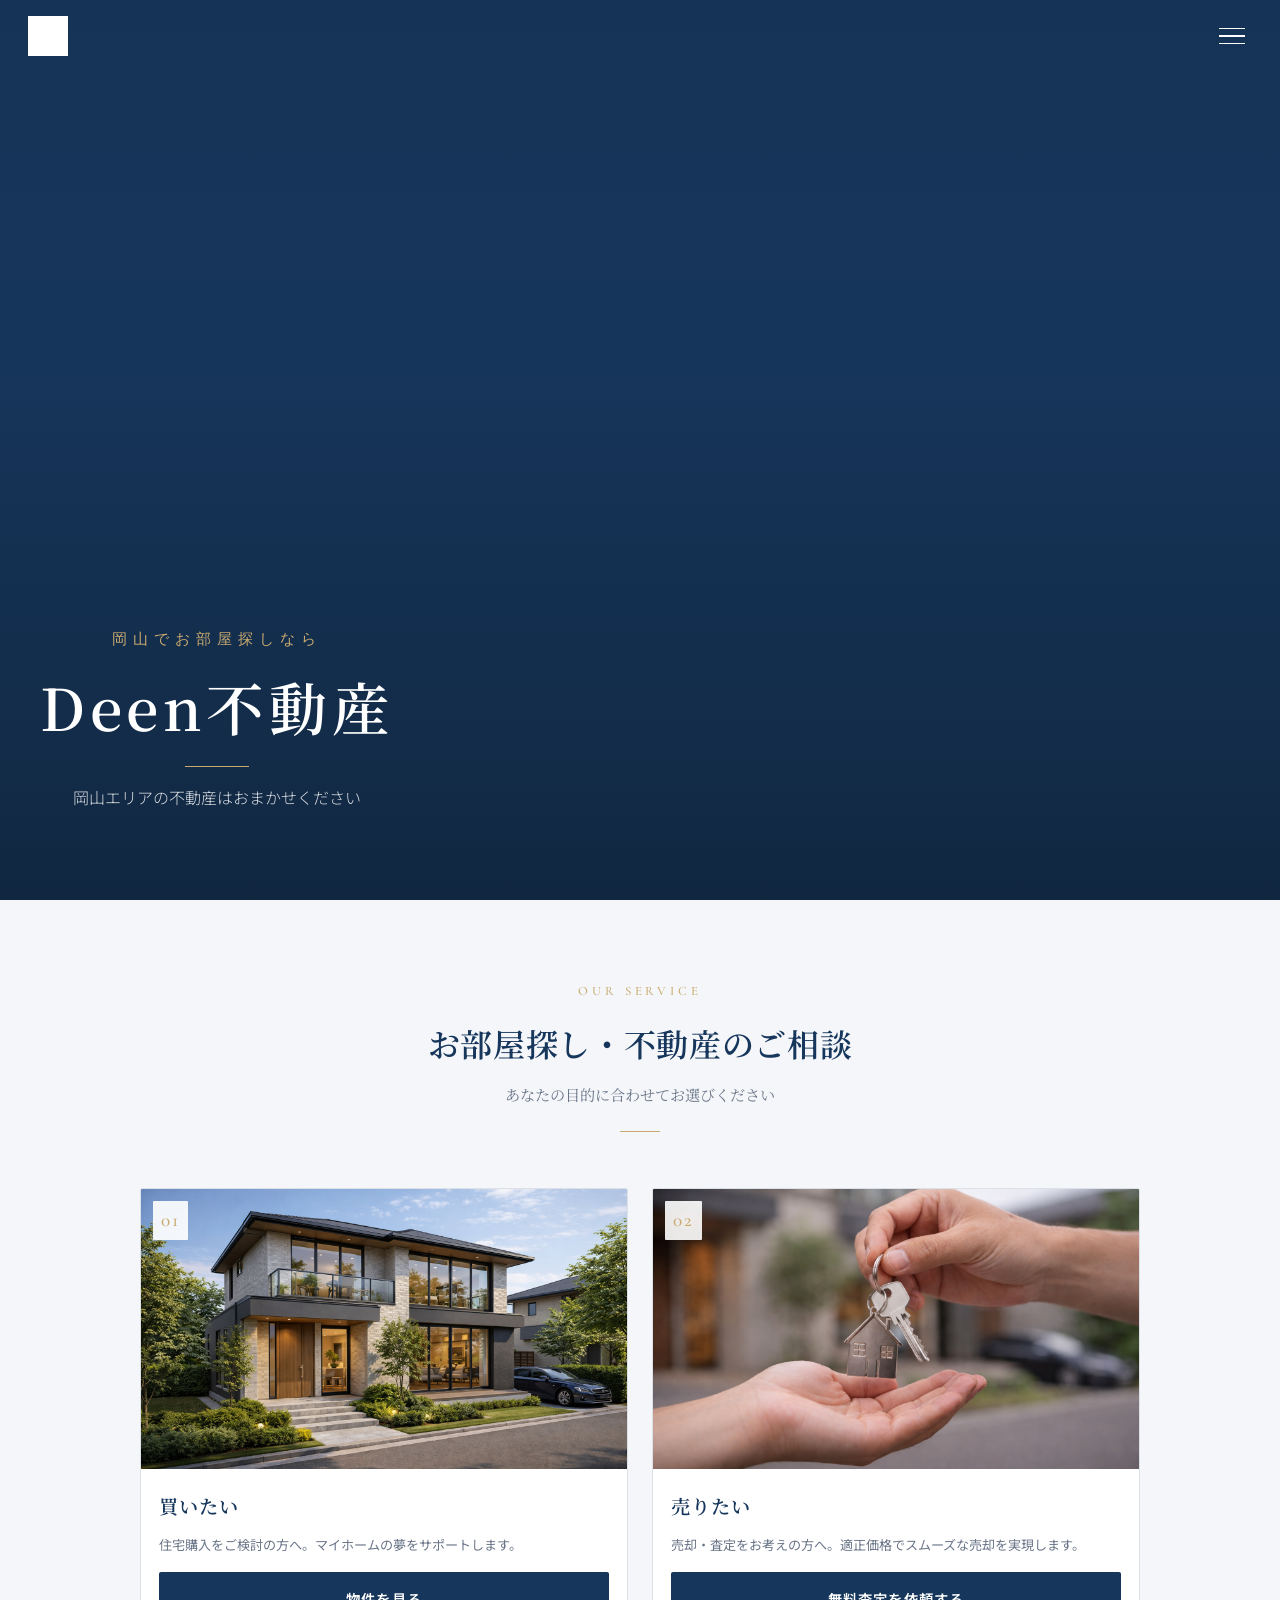
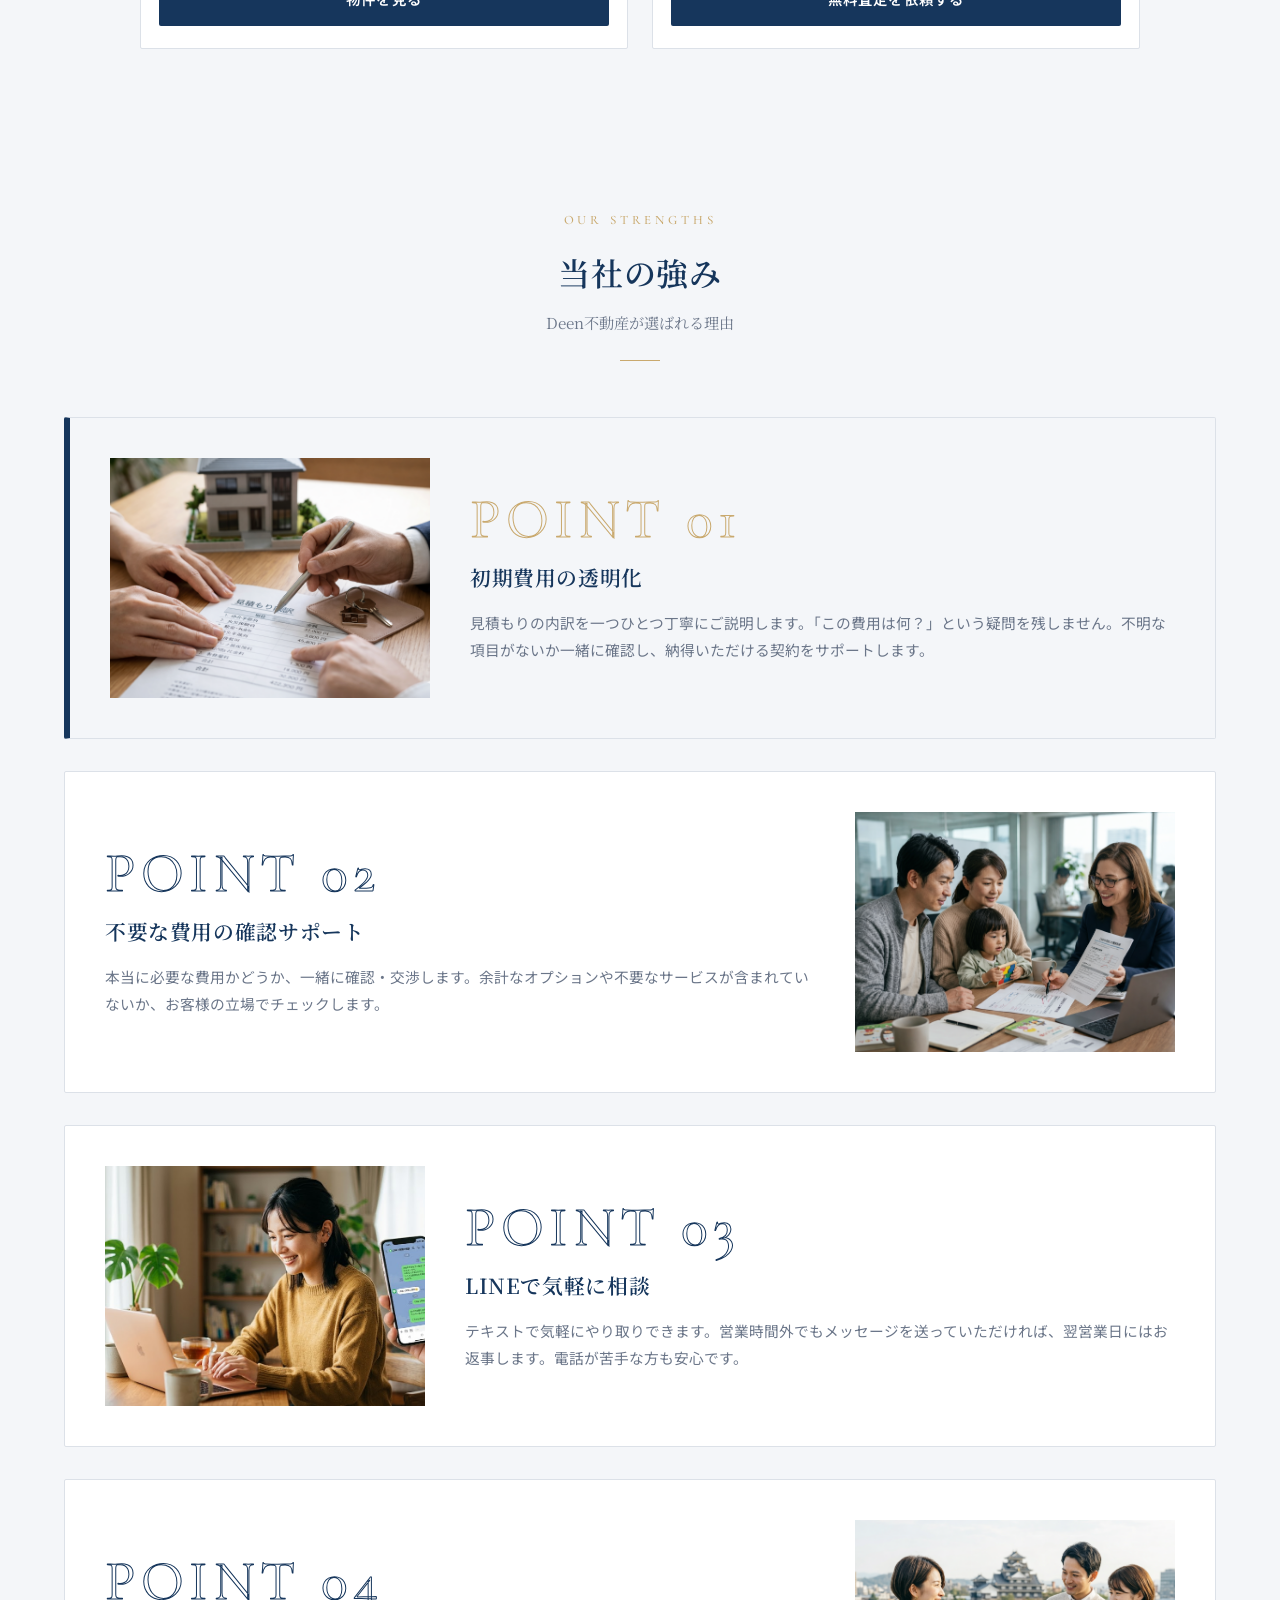
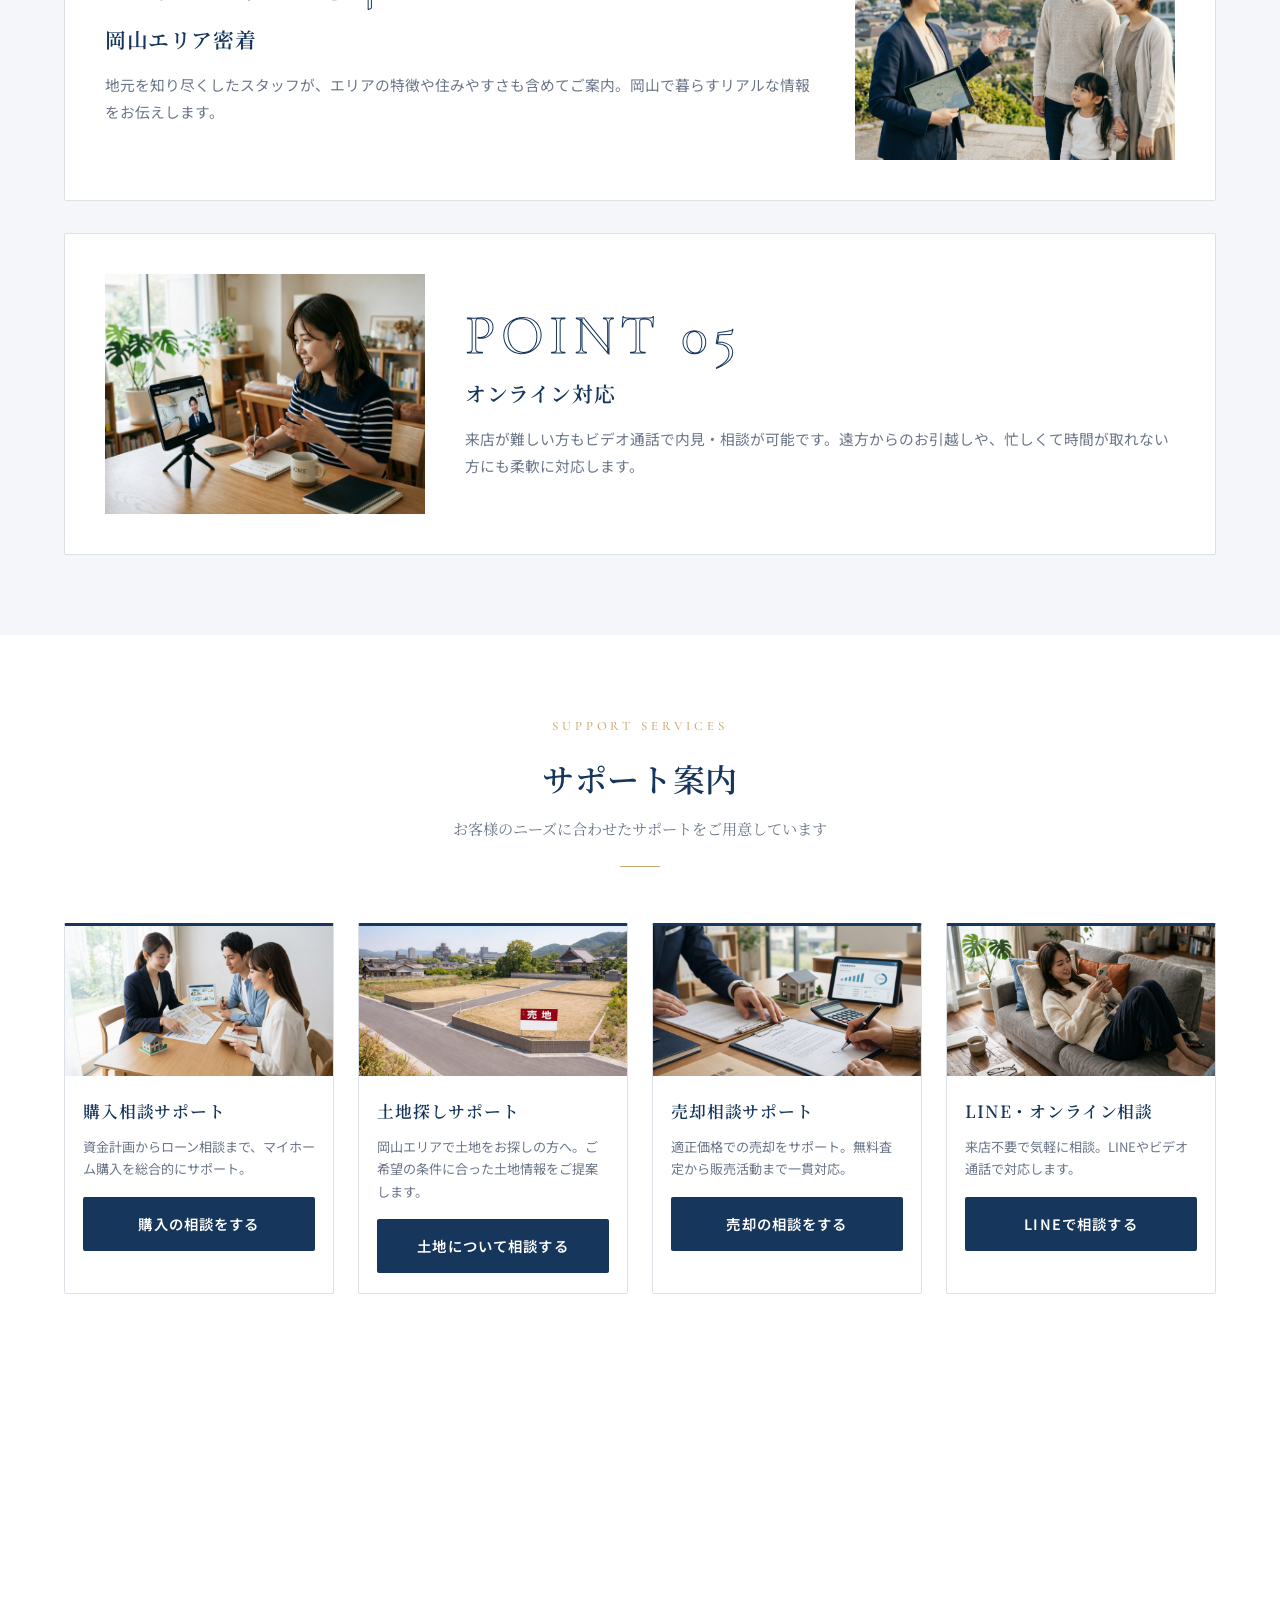
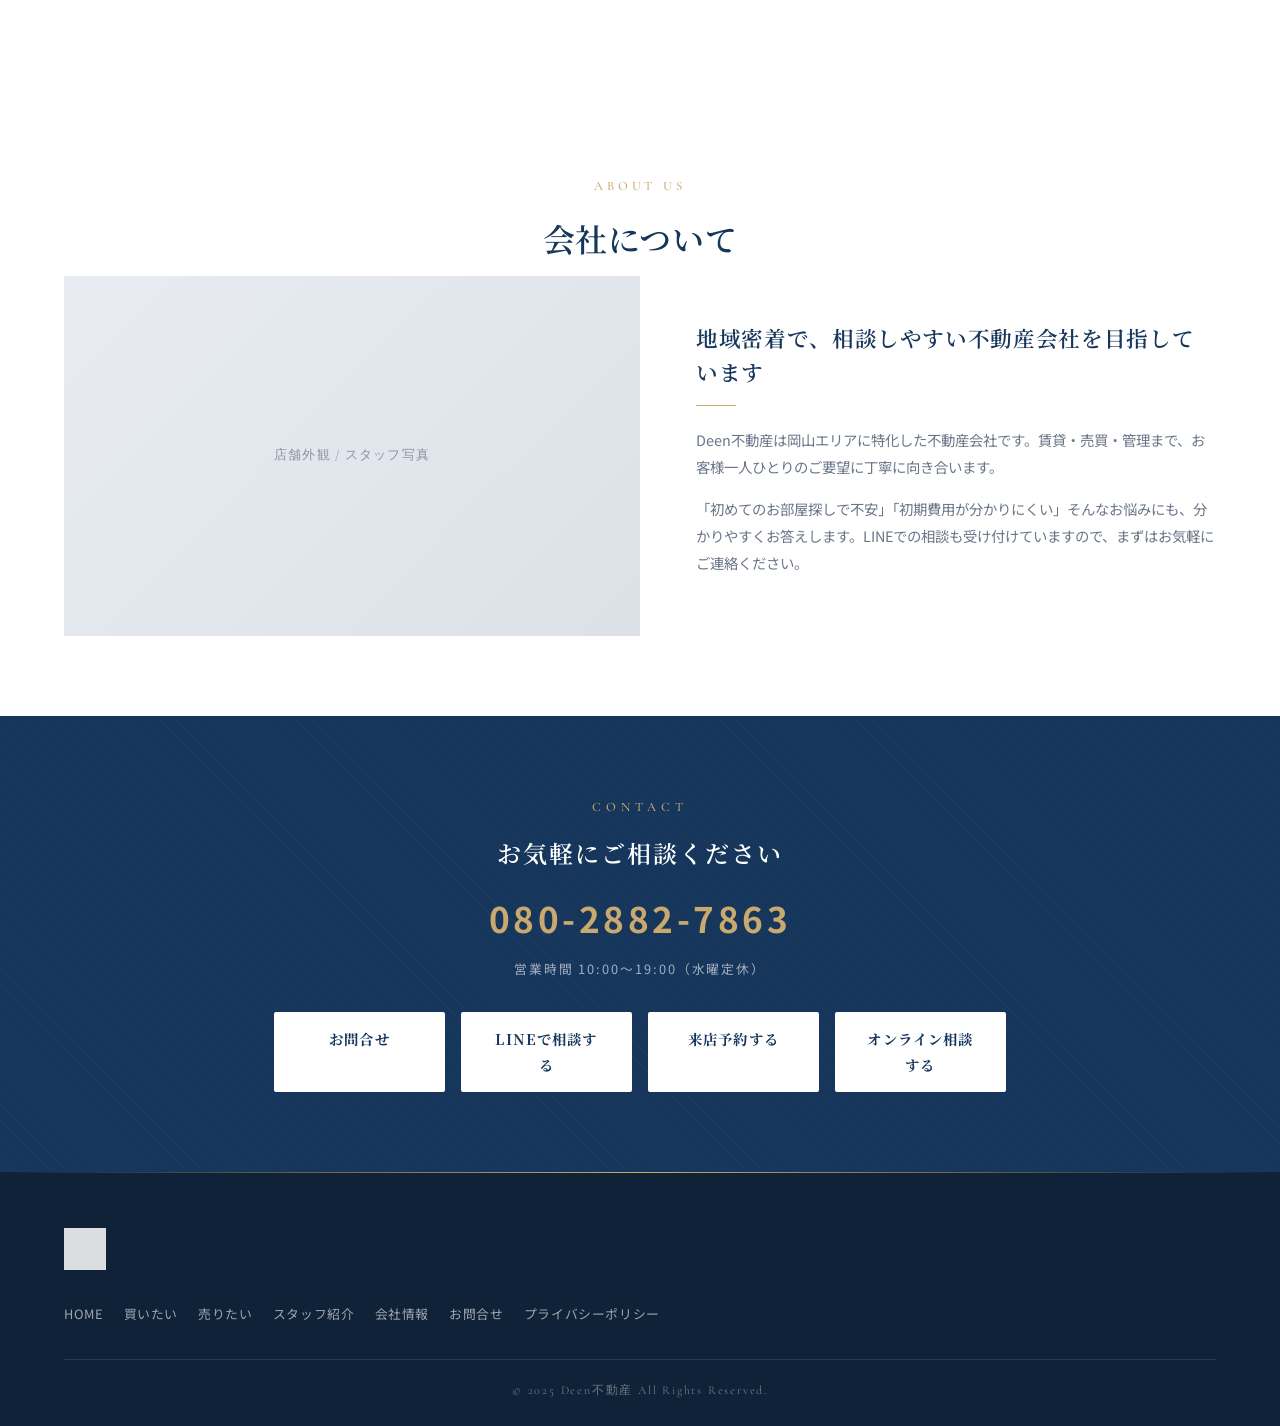
<file: index.html>
<!DOCTYPE html>
<html lang="ja">
<head>
  <meta charset="UTF-8">
  <meta name="viewport" content="width=device-width, initial-scale=1.0">
  <title>Deen不動産 | 岡山エリアの賃貸・売買・管理</title>
  <meta name="description" content="岡山エリア特化の不動産会社Deen不動産。賃貸・売買・管理まで、初期費用の透明化とLINEで気軽に相談できる安心サポート。">
  <link rel="preconnect" href="https://fonts.googleapis.com">
  <link rel="preconnect" href="https://fonts.gstatic.com" crossorigin>
  <link href="https://fonts.googleapis.com/css2?family=Cormorant+Garamond:wght@400;500;600&family=Noto+Sans+JP:wght@300;400;500;700&family=Noto+Serif+JP:wght@400;500;600;700&display=swap" rel="stylesheet">
  <link rel="stylesheet" href="css/style.css">
</head>
<body>

  <!-- ========== HEADER ========== -->
  <header class="header">
    <input type="checkbox" id="hamburger" class="hamburger-toggle">
    <div class="header__inner">
      <a href="index.html" class="header__logo">
        <img src="logo.jpg" alt="Deen不動産">
      </a>
      <label for="hamburger" class="hamburger-label" aria-label="メニュー">
        <span></span>
        <span></span>
        <span></span>
      </label>
    </div>
    <!-- Click-outside-to-close backdrop -->
    <label for="hamburger" class="menu-backdrop" aria-hidden="true"></label>
    <!-- Right-side drawer menu -->
    <div class="mobile-menu">
      <div class="mobile-menu__inner">
        <div class="mobile-menu__section">
          <p class="mobile-menu__heading">Menu</p>
          <ul class="mobile-menu__nav">
            <li><a href="index.html">HOME</a></li>
            <li><a href="buy.html">買いたい</a></li>
            <li><a href="sell.html">売りたい</a></li>
            <li><a href="company.html">会社情報</a></li>
            <li><a href="contact.html">お問い合わせ</a></li>
          </ul>
        </div>
        <div class="mobile-menu__section">
          <p class="mobile-menu__heading">Contact</p>
          <p class="mobile-menu__tel">080-2882-7863</p>
          <p class="mobile-menu__hours">営業時間 10:00〜19:00 / 水曜定休</p>
          <div class="mobile-menu__cta">
            <a href="https://lin.ee/TUuuPNt" class="btn btn--primary">LINEで相談する</a>
            <a href="reserve.html" class="btn btn--white">来店予約する</a>
          </div>
        </div>
      </div>
    </div>
  </header>

  <!-- ========== HERO / FIRST VIEW ========== -->
  <section class="hero">
    <div class="hero__slides">
      <div class="hero__slide" style="background-image: url('images/hero/hero-01.png');"></div>
      <div class="hero__slide" style="background-image: url('images/hero/hero-02.png');"></div>
      <div class="hero__slide" style="background-image: url('images/hero/hero-03.png');"></div>
    </div>
    <div class="hero__mask"></div>
    <div class="hero__overlay">
      <p class="hero__catch">岡山でお部屋探しなら</p>
      <h1 class="hero__title">Deen不動産</h1>
      <p class="hero__sub">岡山エリアの不動産はおまかせください</p>
    </div>
  </section>

  <!-- ========== SELECTION (4 cards) ========== -->
  <section class="section--gray" id="selection">
    <div class="container">
      <h2 class="section-title" data-en="Our Service">お部屋探し・不動産のご相談</h2>
      <p class="section-subtitle">あなたの目的に合わせてお選びください</p>
      <div class="selection__grid selection__grid--2col">
        <!-- 借りたい（非表示）
        <div class="selection__card">
          <div class="selection__card-image placeholder">賃貸イメージ</div>
          <div class="selection__card-body">
            <h3 class="selection__card-title">借りたい</h3>
            <p class="selection__card-desc">賃貸物件をお探しの方へ。岡山エリアの物件を豊富にご紹介します。</p>
            <a href="rent.html" class="btn btn--primary btn--block">物件を探す</a>
          </div>
        </div>
        -->
        <!-- 貸したい（非表示）
        <div class="selection__card">
          <div class="selection__card-image placeholder">管理イメージ</div>
          <div class="selection__card-body">
            <h3 class="selection__card-title">貸したい</h3>
            <p class="selection__card-desc">賃貸管理をお考えのオーナー様。入居率向上をサポートします。</p>
            <a href="#" class="btn btn--primary btn--block">管理について相談する</a>
          </div>
        </div>
        -->
        <!-- 買いたい -->
        <div class="selection__card">
          <div class="selection__card-image" style="background-image: url('images/hero/hero-04.png');"></div>
          <div class="selection__card-body">
            <h3 class="selection__card-title">買いたい</h3>
            <p class="selection__card-desc">住宅購入をご検討の方へ。マイホームの夢をサポートします。</p>
            <a href="buy.html" class="btn btn--primary btn--block">物件を見る</a>
          </div>
        </div>
        <!-- 売りたい -->
        <div class="selection__card">
          <div class="selection__card-image" style="background-image: url('images/hero/hero-05.png');"></div>
          <div class="selection__card-body">
            <h3 class="selection__card-title">売りたい</h3>
            <p class="selection__card-desc">売却・査定をお考えの方へ。適正価格でスムーズな売却を実現します。</p>
            <a href="sell.html" class="btn btn--primary btn--block">無料査定を依頼する</a>
          </div>
        </div>
      </div>
    </div>
  </section>

  <!-- ========== PROPERTY SEARCH（非表示）==========
  <section class="section--white" id="search">
    <div class="container">
      <h2 class="section-title" data-en="Property Search">物件を探す</h2>
      <p class="section-subtitle">条件を選んで、あなたにぴったりの物件を見つけましょう</p>
      <div class="search__tabs">
        <span class="search__tab search__tab--active">賃貸</span>
        <span class="search__tab search__tab--inactive">売買</span>
      </div>
      <div class="search__grid">
        <a href="rent.html" class="search__card">
          <div class="search__card-icon placeholder">地図</div>
          <p class="search__card-label">エリアから探す</p>
        </a>
        <a href="rent.html" class="search__card">
          <div class="search__card-icon placeholder">電車</div>
          <p class="search__card-label">沿線・駅から探す</p>
        </a>
        <a href="rent.html" class="search__card">
          <div class="search__card-icon placeholder">¥</div>
          <p class="search__card-label">家賃から探す</p>
        </a>
        <a href="rent.html" class="search__card">
          <div class="search__card-icon placeholder">条件</div>
          <p class="search__card-label">こだわり条件から探す</p>
        </a>
      </div>
    </div>
  </section>
  -->

  <!-- ========== STRENGTHS ========== -->
  <section class="section--gray" id="strengths">
    <div class="container">
      <h2 class="section-title" data-en="Our Strengths">当社の強み</h2>
      <p class="section-subtitle">Deen不動産が選ばれる理由</p>
      <div class="strengths__list">
        <!-- 1: Primary -->
        <div class="strength-item strength-item--primary">
          <div class="strength-item__image" style="background-image: url('images/hero/hero-06.png');"></div>
          <div class="strength-item__body">
            <p class="strength-item__number">POINT 01</p>
            <h3 class="strength-item__title">初期費用の透明化</h3>
            <p class="strength-item__desc">見積もりの内訳を一つひとつ丁寧にご説明します。「この費用は何？」という疑問を残しません。不明な項目がないか一緒に確認し、納得いただける契約をサポートします。</p>
          </div>
        </div>
        <!-- 2 -->
        <div class="strength-item">
          <div class="strength-item__image" style="background-image: url('images/hero/hero-07.png');"></div>
          <div class="strength-item__body">
            <p class="strength-item__number">POINT 02</p>
            <h3 class="strength-item__title">不要な費用の確認サポート</h3>
            <p class="strength-item__desc">本当に必要な費用かどうか、一緒に確認・交渉します。余計なオプションや不要なサービスが含まれていないか、お客様の立場でチェックします。</p>
          </div>
        </div>
        <!-- 3 -->
        <div class="strength-item">
          <div class="strength-item__image" style="background-image: url('images/hero/hero-08.png');"></div>
          <div class="strength-item__body">
            <p class="strength-item__number">POINT 03</p>
            <h3 class="strength-item__title">LINEで気軽に相談</h3>
            <p class="strength-item__desc">テキストで気軽にやり取りできます。営業時間外でもメッセージを送っていただければ、翌営業日にはお返事します。電話が苦手な方も安心です。</p>
          </div>
        </div>
        <!-- 4 -->
        <div class="strength-item">
          <div class="strength-item__image" style="background-image: url('images/hero/hero-09.png');"></div>
          <div class="strength-item__body">
            <p class="strength-item__number">POINT 04</p>
            <h3 class="strength-item__title">岡山エリア密着</h3>
            <p class="strength-item__desc">地元を知り尽くしたスタッフが、エリアの特徴や住みやすさも含めてご案内。岡山で暮らすリアルな情報をお伝えします。</p>
          </div>
        </div>
        <!-- 5 -->
        <div class="strength-item">
          <div class="strength-item__image" style="background-image: url('images/hero/hero-10.png');"></div>
          <div class="strength-item__body">
            <p class="strength-item__number">POINT 05</p>
            <h3 class="strength-item__title">オンライン対応</h3>
            <p class="strength-item__desc">来店が難しい方もビデオ通話で内見・相談が可能です。遠方からのお引越しや、忙しくて時間が取れない方にも柔軟に対応します。</p>
          </div>
        </div>
      </div>
    </div>
  </section>

  <!-- ========== SUPPORT ========== -->
  <section class="section--white" id="support">
    <div class="container">
      <h2 class="section-title" data-en="Support Services">サポート案内</h2>
      <p class="section-subtitle">お客様のニーズに合わせたサポートをご用意しています</p>
      <div class="support__grid">
        <div class="support__card">
          <div class="support__card-image" style="background-image: url('images/hero/hero-11.png');"></div>
          <div class="support__card-body">
            <h3 class="support__card-title">購入相談サポート</h3>
            <p class="support__card-desc">資金計画からローン相談まで、マイホーム購入を総合的にサポート。</p>
            <a href="https://lin.ee/TUuuPNt" class="btn btn--primary btn--block">購入の相談をする</a>
          </div>
        </div>
        <div class="support__card">
          <div class="support__card-image" style="background-image: url('images/hero/hero-12.png');"></div>
          <div class="support__card-body">
            <h3 class="support__card-title">土地探しサポート</h3>
            <p class="support__card-desc">岡山エリアで土地をお探しの方へ。ご希望の条件に合った土地情報をご提案します。</p>
            <a href="https://lin.ee/TUuuPNt" class="btn btn--primary btn--block">土地について相談する</a>
          </div>
        </div>
        <div class="support__card">
          <div class="support__card-image" style="background-image: url('images/hero/hero-13.png');"></div>
          <div class="support__card-body">
            <h3 class="support__card-title">売却相談サポート</h3>
            <p class="support__card-desc">適正価格での売却をサポート。無料査定から販売活動まで一貫対応。</p>
            <a href="https://lin.ee/TUuuPNt" class="btn btn--primary btn--block">売却の相談をする</a>
          </div>
        </div>
        <div class="support__card">
          <div class="support__card-image" style="background-image: url('images/hero/hero-14.png');"></div>
          <div class="support__card-body">
            <h3 class="support__card-title">LINE・オンライン相談</h3>
            <p class="support__card-desc">来店不要で気軽に相談。LINEやビデオ通話で対応します。</p>
            <a href="https://lin.ee/TUuuPNt" class="btn btn--primary btn--block">LINEで相談する</a>
          </div>
        </div>
      </div>
    </div>
  </section>

  <!-- ========== LINK BUTTONS ========== -->
  <section class="section--gray" id="links">
    <div class="container">
      <div class="links__grid">
        <a href="staff.html" class="links__item">
          <div class="links__icon">
            <svg xmlns="http://www.w3.org/2000/svg" width="24" height="24" viewBox="0 0 24 24" fill="none" stroke="currentColor" stroke-width="1.5" stroke-linecap="round" stroke-linejoin="round"><path d="M20 21v-2a4 4 0 0 0-4-4H8a4 4 0 0 0-4 4v2"/><circle cx="12" cy="7" r="4"/></svg>
          </div>
          <p class="links__label">スタッフ紹介</p>
        </a>
        <a href="#" class="links__item">
          <div class="links__icon">
            <svg xmlns="http://www.w3.org/2000/svg" width="24" height="24" viewBox="0 0 24 24" fill="none" stroke="currentColor" stroke-width="1.5" stroke-linecap="round" stroke-linejoin="round"><path d="M21 15a2 2 0 0 1-2 2H7l-4 4V5a2 2 0 0 1 2-2h14a2 2 0 0 1 2 2z"/></svg>
          </div>
          <p class="links__label">お客様の声</p>
        </a>
        <a href="#" class="links__item">
          <div class="links__icon links__icon--image">
            <img src="images/hero/Instagramicon.png" alt="Instagram">
          </div>
          <p class="links__label">Instagram</p>
        </a>
        <a href="#" class="links__item">
          <div class="links__icon">
            <svg xmlns="http://www.w3.org/2000/svg" width="24" height="24" viewBox="0 0 24 24" fill="none" stroke="currentColor" stroke-width="1.5" stroke-linecap="round" stroke-linejoin="round"><path d="M12 20h9"/><path d="M16.5 3.5a2.121 2.121 0 0 1 3 3L7 19l-4 1 1-4L16.5 3.5z"/></svg>
          </div>
          <p class="links__label">ブログ</p>
        </a>
      </div>
    </div>
  </section>

  <!-- ========== ABOUT ========== -->
  <section class="section--white" id="about">
    <div class="container">
      <h2 class="section-title" data-en="About Us">会社について</h2>
      <div class="about__inner">
        <div class="about__image placeholder">店舗外観 / スタッフ写真</div>
        <div class="about__text">
          <h3>地域密着で、相談しやすい不動産会社を目指しています</h3>
          <p>Deen不動産は岡山エリアに特化した不動産会社です。賃貸・売買・管理まで、お客様一人ひとりのご要望に丁寧に向き合います。</p>
          <p>「初めてのお部屋探しで不安」「初期費用が分かりにくい」そんなお悩みにも、分かりやすくお答えします。LINEでの相談も受け付けていますので、まずはお気軽にご連絡ください。</p>
        </div>
      </div>
    </div>
  </section>

  <!-- ========== CTA ========== -->
  <section class="cta" id="cta">
    <div class="container">
      <h2 class="cta__heading">お気軽にご相談ください</h2>
      <p class="cta__phone">080-2882-7863</p>
      <p class="cta__hours">営業時間 10:00〜19:00（水曜定休）</p>
      <div class="cta__buttons">
        <a href="contact.html" class="btn btn--white">お問合せ</a>
        <a href="https://lin.ee/TUuuPNt" class="btn btn--white">LINEで相談する</a>
        <a href="reserve.html" class="btn btn--white">来店予約する</a>
        <a href="online.html" class="btn btn--white">オンライン相談する</a>
      </div>
    </div>
  </section>

  <!-- ========== FOOTER ========== -->
  <footer class="footer">
    <div class="footer__inner">
      <div class="footer__logo">
        <img src="logo.jpg" alt="Deen不動産">
      </div>
      <nav class="footer__nav">
        <ul>
          <li><a href="index.html">HOME</a></li>
          <!-- <li><a href="rent.html">借りたい</a></li> -->
          <!-- <li><a href="#">貸したい</a></li> -->
          <li><a href="buy.html">買いたい</a></li>
          <li><a href="sell.html">売りたい</a></li>
          <li><a href="staff.html">スタッフ紹介</a></li>
          <li><a href="company.html">会社情報</a></li>
          <li><a href="contact.html">お問合せ</a></li>
          <li><a href="#">プライバシーポリシー</a></li>
        </ul>
      </nav>
      <p class="footer__copy">&copy; 2025 Deen不動産 All Rights Reserved.</p>
    </div>
  </footer>

  <script src="js/main.js" defer></script>
</body>
</html>
</file>
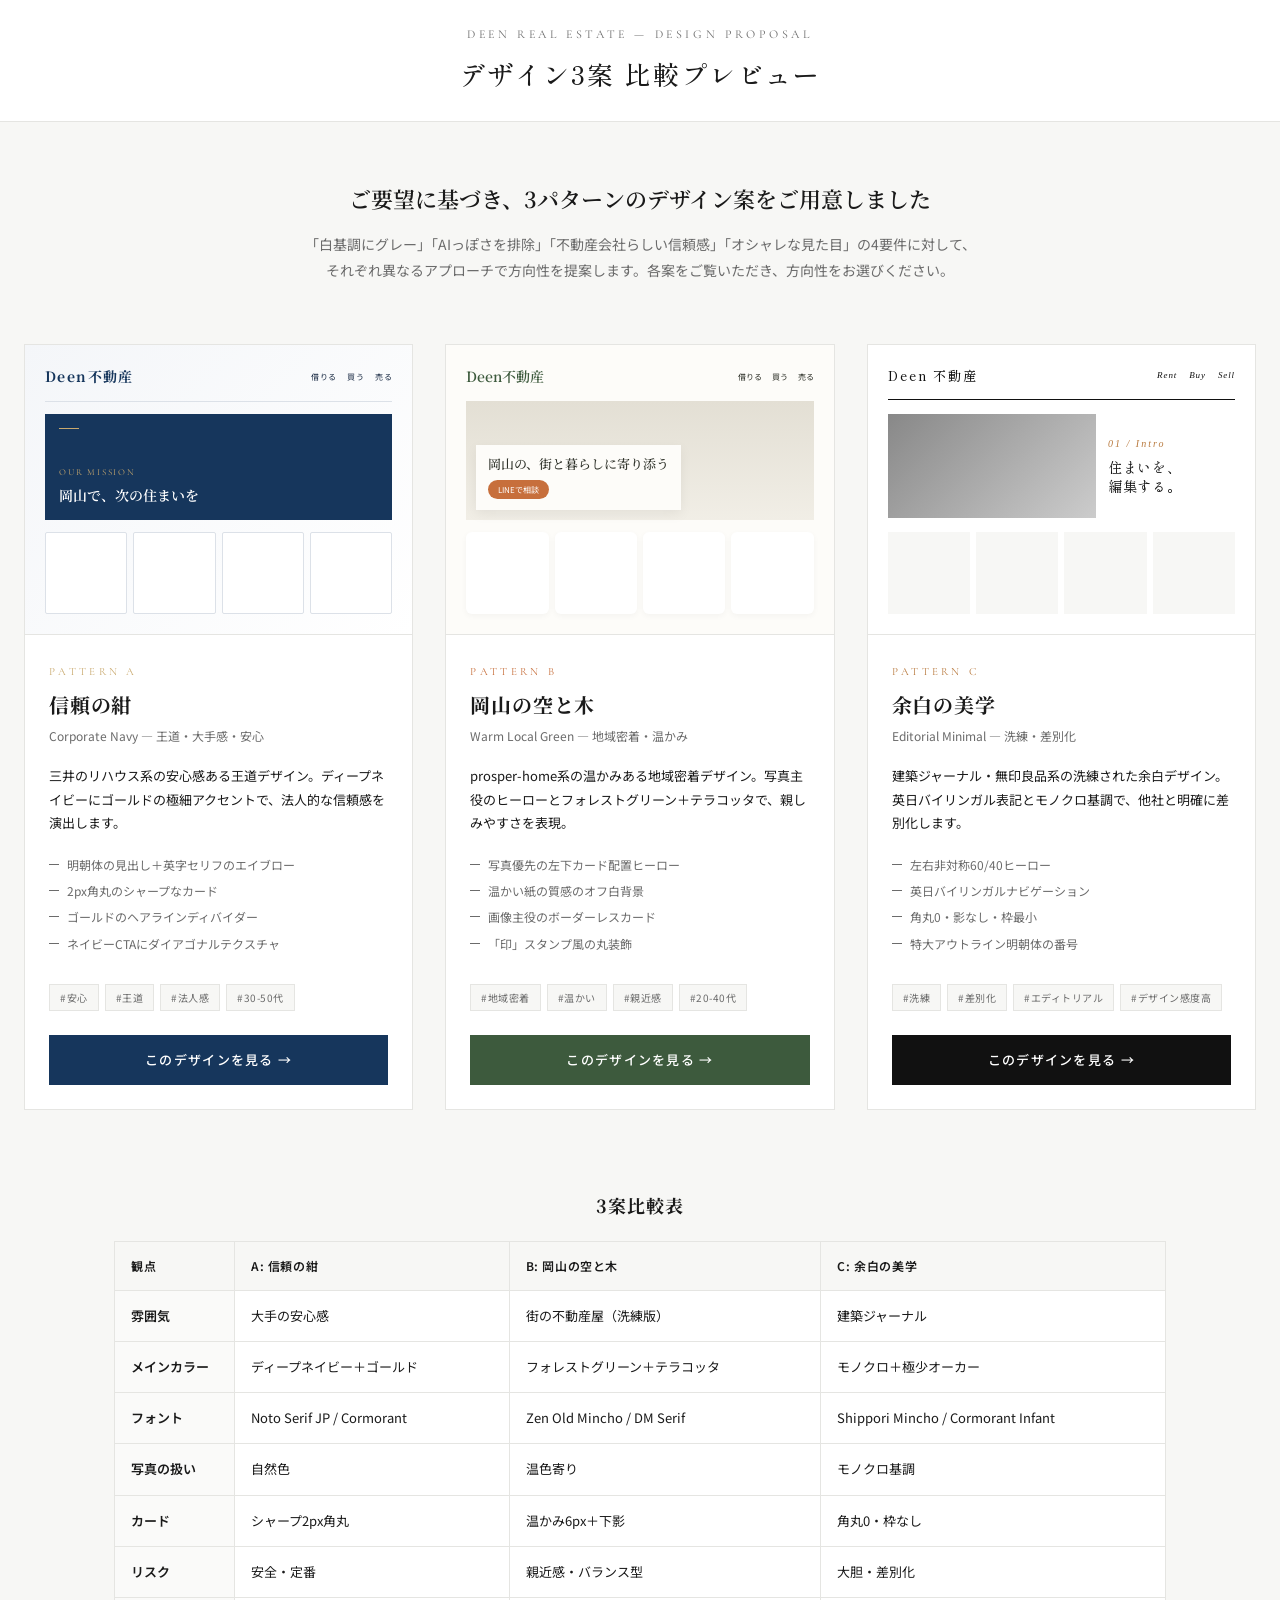
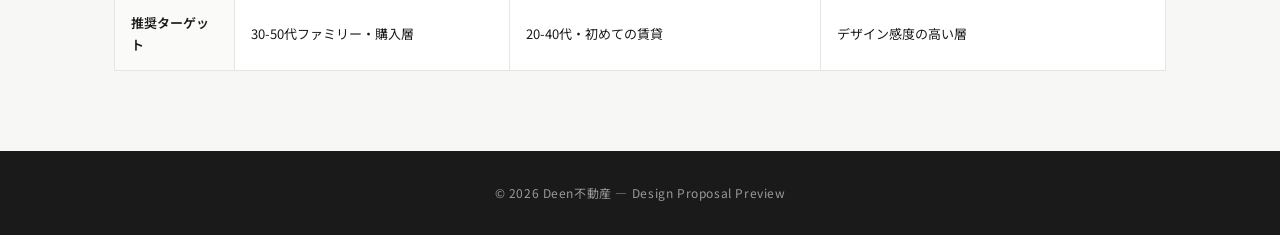
<file: preview/index.html>
<!DOCTYPE html>
<html lang="ja">
<head>
<meta charset="UTF-8">
<meta name="viewport" content="width=device-width, initial-scale=1.0">
<title>Deen不動産 - デザイン3案比較</title>
<link rel="preconnect" href="https://fonts.googleapis.com">
<link rel="preconnect" href="https://fonts.gstatic.com" crossorigin>
<link href="https://fonts.googleapis.com/css2?family=Noto+Sans+JP:wght@300;400;500;700&family=Noto+Serif+JP:wght@400;600;700&family=Shippori+Mincho:wght@400;500;600&family=Cormorant+Garamond:wght@400;500;600&display=swap" rel="stylesheet">
<style>
:root {
  --bg: #F7F7F5;
  --card-bg: #FFFFFF;
  --text: #1A1A1A;
  --text-muted: #6B6B6B;
  --border: #E5E5E2;
}

* { box-sizing: border-box; margin: 0; padding: 0; }

body {
  font-family: 'Noto Sans JP', sans-serif;
  background: var(--bg);
  color: var(--text);
  line-height: 1.7;
  -webkit-font-smoothing: antialiased;
}

.landing-header {
  background: var(--card-bg);
  border-bottom: 1px solid var(--border);
  padding: 24px 40px;
  text-align: center;
}

.landing-header__eyebrow {
  font-family: 'Cormorant Garamond', serif;
  font-size: 12px;
  letter-spacing: 0.3em;
  color: var(--text-muted);
  text-transform: uppercase;
  margin-bottom: 8px;
}

.landing-header__title {
  font-family: 'Shippori Mincho', serif;
  font-size: 26px;
  font-weight: 500;
  letter-spacing: 0.08em;
}

.landing-intro {
  max-width: 780px;
  margin: 0 auto;
  padding: 60px 24px 40px;
  text-align: center;
}

.landing-intro h2 {
  font-family: 'Noto Serif JP', serif;
  font-size: 22px;
  font-weight: 600;
  margin-bottom: 16px;
  line-height: 1.5;
}

.landing-intro p {
  color: var(--text-muted);
  font-size: 14px;
  line-height: 1.9;
}

.design-grid {
  max-width: 1280px;
  margin: 0 auto;
  padding: 20px 24px 80px;
  display: grid;
  grid-template-columns: repeat(3, 1fr);
  gap: 32px;
}

@media (max-width: 960px) {
  .design-grid { grid-template-columns: 1fr; gap: 40px; }
}

.design-card {
  background: var(--card-bg);
  border: 1px solid var(--border);
  display: flex;
  flex-direction: column;
  transition: transform 0.3s ease, box-shadow 0.3s ease;
}

.design-card:hover {
  transform: translateY(-4px);
  box-shadow: 0 16px 40px rgba(0, 0, 0, 0.06);
}

.design-card__preview {
  aspect-ratio: 4 / 3;
  position: relative;
  overflow: hidden;
  border-bottom: 1px solid var(--border);
}

/* Pattern A mock preview */
.preview-a {
  background: linear-gradient(135deg, #F4F6F9 0%, #FFFFFF 100%);
  padding: 20px;
  display: flex;
  flex-direction: column;
  justify-content: space-between;
}
.preview-a__header {
  display: flex;
  justify-content: space-between;
  align-items: center;
  padding-bottom: 12px;
  border-bottom: 1px solid #DCE1E8;
}
.preview-a__logo {
  font-family: 'Noto Serif JP', serif;
  font-size: 14px;
  font-weight: 700;
  color: #16365C;
  letter-spacing: 0.1em;
}
.preview-a__nav { display: flex; gap: 10px; }
.preview-a__nav span {
  font-size: 8px;
  color: #1A2B44;
  letter-spacing: 0.1em;
}
.preview-a__hero {
  flex: 1;
  margin: 12px 0;
  background: #16365C;
  position: relative;
  display: flex;
  align-items: flex-end;
  padding: 14px;
}
.preview-a__hero::before {
  content: '';
  position: absolute;
  top: 14px;
  left: 14px;
  width: 20px;
  height: 1px;
  background: #C9A96E;
}
.preview-a__hero-text {
  font-family: 'Noto Serif JP', serif;
  color: #fff;
  font-size: 14px;
  line-height: 1.4;
  font-weight: 600;
}
.preview-a__hero-sub {
  font-family: 'Cormorant Garamond', serif;
  font-size: 9px;
  color: #C9A96E;
  letter-spacing: 0.2em;
  display: block;
  margin-bottom: 6px;
}
.preview-a__cards { display: grid; grid-template-columns: repeat(4, 1fr); gap: 6px; }
.preview-a__cards div {
  aspect-ratio: 1;
  background: #fff;
  border: 1px solid #DCE1E8;
  border-radius: 2px;
}

/* Pattern B mock preview */
.preview-b {
  background: #FDFCF9;
  padding: 20px;
  display: flex;
  flex-direction: column;
  justify-content: space-between;
}
.preview-b__header {
  display: flex;
  justify-content: space-between;
  align-items: center;
}
.preview-b__logo {
  font-family: 'Zen Old Mincho', 'Noto Serif JP', serif;
  font-size: 14px;
  font-weight: 600;
  color: #3D5A3D;
}
.preview-b__nav { display: flex; gap: 10px; }
.preview-b__nav span {
  font-size: 8px;
  color: #2B2E26;
}
.preview-b__hero {
  flex: 1;
  margin: 12px 0;
  background: linear-gradient(180deg, #E3DFD4 0%, #F1EEE6 100%);
  position: relative;
  display: flex;
  align-items: flex-end;
  padding: 10px;
}
.preview-b__hero-card {
  background: #FDFCF9;
  padding: 10px 12px;
  box-shadow: 0 4px 12px rgba(0,0,0,0.06);
  max-width: 70%;
}
.preview-b__hero-text {
  font-family: 'Zen Old Mincho', 'Noto Serif JP', serif;
  font-size: 13px;
  color: #2B2E26;
  line-height: 1.4;
  font-weight: 500;
}
.preview-b__hero-btn {
  display: inline-block;
  margin-top: 6px;
  padding: 3px 10px;
  background: #C76F3C;
  color: #fff;
  font-size: 8px;
  border-radius: 20px;
}
.preview-b__cards { display: grid; grid-template-columns: repeat(4, 1fr); gap: 6px; }
.preview-b__cards div {
  aspect-ratio: 1;
  background: #fff;
  border-radius: 6px;
  box-shadow: 0 2px 6px rgba(0,0,0,0.04);
}

/* Pattern C mock preview */
.preview-c {
  background: #FFFFFF;
  padding: 20px;
  display: flex;
  flex-direction: column;
  justify-content: space-between;
}
.preview-c__header {
  display: flex;
  justify-content: space-between;
  align-items: center;
  padding-bottom: 12px;
  border-bottom: 1px solid #111;
}
.preview-c__logo {
  font-family: 'Shippori Mincho', serif;
  font-size: 13px;
  font-weight: 500;
  letter-spacing: 0.15em;
  color: #111;
}
.preview-c__nav { display: flex; gap: 12px; }
.preview-c__nav span {
  font-family: 'Cormorant Infant', serif;
  font-size: 9px;
  color: #111;
  letter-spacing: 0.1em;
  font-style: italic;
}
.preview-c__hero {
  flex: 1;
  margin: 14px 0;
  display: grid;
  grid-template-columns: 60% 40%;
  gap: 12px;
}
.preview-c__hero-img {
  background: linear-gradient(135deg, #888 0%, #ccc 100%);
  filter: grayscale(1);
}
.preview-c__hero-text {
  display: flex;
  flex-direction: column;
  justify-content: center;
}
.preview-c__hero-num {
  font-family: 'Cormorant Infant', serif;
  font-size: 10px;
  color: #B8793D;
  letter-spacing: 0.2em;
  font-style: italic;
}
.preview-c__hero-h {
  font-family: 'Shippori Mincho', serif;
  font-size: 14px;
  font-weight: 400;
  color: #111;
  line-height: 1.4;
  letter-spacing: 0.05em;
  margin-top: 6px;
}
.preview-c__cards { display: grid; grid-template-columns: repeat(4, 1fr); gap: 6px; }
.preview-c__cards div {
  aspect-ratio: 1;
  background: #F7F7F5;
  border-radius: 0;
}

.design-card__body {
  padding: 28px 24px 24px;
  flex: 1;
  display: flex;
  flex-direction: column;
}

.design-card__eyebrow {
  font-family: 'Cormorant Garamond', serif;
  font-size: 11px;
  letter-spacing: 0.3em;
  color: var(--text-muted);
  text-transform: uppercase;
  margin-bottom: 6px;
}

.design-card__title {
  font-family: 'Noto Serif JP', serif;
  font-size: 20px;
  font-weight: 700;
  margin-bottom: 4px;
  letter-spacing: 0.04em;
}

.design-card__subtitle {
  font-size: 12px;
  color: var(--text-muted);
  margin-bottom: 18px;
}

.design-card__desc {
  font-size: 13px;
  line-height: 1.8;
  color: var(--text);
  margin-bottom: 20px;
}

.design-card__features {
  list-style: none;
  margin-bottom: 24px;
}

.design-card__features li {
  position: relative;
  padding-left: 18px;
  font-size: 12px;
  color: var(--text-muted);
  line-height: 1.7;
  margin-bottom: 6px;
}

.design-card__features li::before {
  content: '';
  position: absolute;
  left: 0;
  top: 9px;
  width: 10px;
  height: 1px;
  background: var(--text-muted);
}

.design-card__tags {
  display: flex;
  flex-wrap: wrap;
  gap: 6px;
  margin-bottom: 24px;
}

.design-card__tags span {
  font-size: 10px;
  padding: 4px 10px;
  background: var(--bg);
  border: 1px solid var(--border);
  color: var(--text-muted);
  letter-spacing: 0.05em;
}

.design-card__cta {
  display: block;
  margin-top: auto;
  text-align: center;
  padding: 14px;
  color: #fff;
  text-decoration: none;
  font-size: 13px;
  font-weight: 500;
  letter-spacing: 0.1em;
  transition: opacity 0.2s;
}

.design-card__cta:hover { opacity: 0.85; }

.design-card--a .design-card__cta { background: #16365C; }
.design-card--b .design-card__cta { background: #3D5A3D; }
.design-card--c .design-card__cta { background: #111111; }

.design-card--a .design-card__eyebrow { color: #C9A96E; }
.design-card--b .design-card__eyebrow { color: #C76F3C; }
.design-card--c .design-card__eyebrow { color: #B8793D; }

.comparison-table {
  max-width: 1100px;
  margin: 0 auto 80px;
  padding: 0 24px;
}

.comparison-table h3 {
  font-family: 'Noto Serif JP', serif;
  font-size: 18px;
  font-weight: 700;
  margin-bottom: 20px;
  text-align: center;
  letter-spacing: 0.05em;
}

.comparison-table table {
  width: 100%;
  border-collapse: collapse;
  background: var(--card-bg);
  border: 1px solid var(--border);
  font-size: 13px;
}

.comparison-table th,
.comparison-table td {
  padding: 14px 16px;
  text-align: left;
  border-bottom: 1px solid var(--border);
  border-right: 1px solid var(--border);
}

.comparison-table th:last-child,
.comparison-table td:last-child { border-right: none; }

.comparison-table tr:last-child td { border-bottom: none; }

.comparison-table th {
  background: var(--bg);
  font-weight: 600;
  font-size: 12px;
  letter-spacing: 0.05em;
}

.comparison-table td:first-child {
  font-weight: 600;
  background: #FAFAF9;
  width: 120px;
}

.landing-footer {
  background: #1A1A1A;
  color: #9A9A9A;
  padding: 32px 24px;
  text-align: center;
  font-size: 12px;
  letter-spacing: 0.05em;
}
</style>
</head>
<body>

<header class="landing-header">
  <div class="landing-header__eyebrow">DEEN REAL ESTATE — DESIGN PROPOSAL</div>
  <h1 class="landing-header__title">デザイン3案 比較プレビュー</h1>
</header>

<section class="landing-intro">
  <h2>ご要望に基づき、3パターンのデザイン案をご用意しました</h2>
  <p>「白基調にグレー」「AIっぽさを排除」「不動産会社らしい信頼感」「オシャレな見た目」の4要件に対して、<br>それぞれ異なるアプローチで方向性を提案します。各案をご覧いただき、方向性をお選びください。</p>
</section>

<div class="design-grid">

  <!-- Pattern A -->
  <article class="design-card design-card--a">
    <div class="design-card__preview preview-a">
      <div class="preview-a__header">
        <div class="preview-a__logo">Deen不動産</div>
        <div class="preview-a__nav"><span>借りる</span><span>買う</span><span>売る</span></div>
      </div>
      <div class="preview-a__hero">
        <div>
          <span class="preview-a__hero-sub">OUR MISSION</span>
          <div class="preview-a__hero-text">岡山で、次の住まいを</div>
        </div>
      </div>
      <div class="preview-a__cards"><div></div><div></div><div></div><div></div></div>
    </div>
    <div class="design-card__body">
      <div class="design-card__eyebrow">PATTERN A</div>
      <h3 class="design-card__title">信頼の紺</h3>
      <p class="design-card__subtitle">Corporate Navy — 王道・大手感・安心</p>
      <p class="design-card__desc">三井のリハウス系の安心感ある王道デザイン。ディープネイビーにゴールドの極細アクセントで、法人的な信頼感を演出します。</p>
      <ul class="design-card__features">
        <li>明朝体の見出し＋英字セリフのエイブロー</li>
        <li>2px角丸のシャープなカード</li>
        <li>ゴールドのヘアラインディバイダー</li>
        <li>ネイビーCTAにダイアゴナルテクスチャ</li>
      </ul>
      <div class="design-card__tags">
        <span>#安心</span><span>#王道</span><span>#法人感</span><span>#30-50代</span>
      </div>
      <a href="design-a.html" class="design-card__cta">このデザインを見る →</a>
    </div>
  </article>

  <!-- Pattern B -->
  <article class="design-card design-card--b">
    <div class="design-card__preview preview-b">
      <div class="preview-b__header">
        <div class="preview-b__logo">Deen不動産</div>
        <div class="preview-b__nav"><span>借りる</span><span>買う</span><span>売る</span></div>
      </div>
      <div class="preview-b__hero">
        <div class="preview-b__hero-card">
          <div class="preview-b__hero-text">岡山の、街と暮らしに寄り添う</div>
          <div class="preview-b__hero-btn">LINEで相談</div>
        </div>
      </div>
      <div class="preview-b__cards"><div></div><div></div><div></div><div></div></div>
    </div>
    <div class="design-card__body">
      <div class="design-card__eyebrow">PATTERN B</div>
      <h3 class="design-card__title">岡山の空と木</h3>
      <p class="design-card__subtitle">Warm Local Green — 地域密着・温かみ</p>
      <p class="design-card__desc">prosper-home系の温かみある地域密着デザイン。写真主役のヒーローとフォレストグリーン＋テラコッタで、親しみやすさを表現。</p>
      <ul class="design-card__features">
        <li>写真優先の左下カード配置ヒーロー</li>
        <li>温かい紙の質感のオフ白背景</li>
        <li>画像主役のボーダーレスカード</li>
        <li>「印」スタンプ風の丸装飾</li>
      </ul>
      <div class="design-card__tags">
        <span>#地域密着</span><span>#温かい</span><span>#親近感</span><span>#20-40代</span>
      </div>
      <a href="design-b.html" class="design-card__cta">このデザインを見る →</a>
    </div>
  </article>

  <!-- Pattern C -->
  <article class="design-card design-card--c">
    <div class="design-card__preview preview-c">
      <div class="preview-c__header">
        <div class="preview-c__logo">Deen 不動産</div>
        <div class="preview-c__nav"><span>Rent</span><span>Buy</span><span>Sell</span></div>
      </div>
      <div class="preview-c__hero">
        <div class="preview-c__hero-img"></div>
        <div class="preview-c__hero-text">
          <div class="preview-c__hero-num">01 / Intro</div>
          <div class="preview-c__hero-h">住まいを、<br>編集する。</div>
        </div>
      </div>
      <div class="preview-c__cards"><div></div><div></div><div></div><div></div></div>
    </div>
    <div class="design-card__body">
      <div class="design-card__eyebrow">PATTERN C</div>
      <h3 class="design-card__title">余白の美学</h3>
      <p class="design-card__subtitle">Editorial Minimal — 洗練・差別化</p>
      <p class="design-card__desc">建築ジャーナル・無印良品系の洗練された余白デザイン。英日バイリンガル表記とモノクロ基調で、他社と明確に差別化します。</p>
      <ul class="design-card__features">
        <li>左右非対称60/40ヒーロー</li>
        <li>英日バイリンガルナビゲーション</li>
        <li>角丸0・影なし・枠最小</li>
        <li>特大アウトライン明朝体の番号</li>
      </ul>
      <div class="design-card__tags">
        <span>#洗練</span><span>#差別化</span><span>#エディトリアル</span><span>#デザイン感度高</span>
      </div>
      <a href="design-c.html" class="design-card__cta">このデザインを見る →</a>
    </div>
  </article>

</div>

<section class="comparison-table">
  <h3>3案比較表</h3>
  <table>
    <thead>
      <tr>
        <th>観点</th>
        <th>A: 信頼の紺</th>
        <th>B: 岡山の空と木</th>
        <th>C: 余白の美学</th>
      </tr>
    </thead>
    <tbody>
      <tr>
        <td>雰囲気</td>
        <td>大手の安心感</td>
        <td>街の不動産屋（洗練版）</td>
        <td>建築ジャーナル</td>
      </tr>
      <tr>
        <td>メインカラー</td>
        <td>ディープネイビー＋ゴールド</td>
        <td>フォレストグリーン＋テラコッタ</td>
        <td>モノクロ＋極少オーカー</td>
      </tr>
      <tr>
        <td>フォント</td>
        <td>Noto Serif JP / Cormorant</td>
        <td>Zen Old Mincho / DM Serif</td>
        <td>Shippori Mincho / Cormorant Infant</td>
      </tr>
      <tr>
        <td>写真の扱い</td>
        <td>自然色</td>
        <td>温色寄り</td>
        <td>モノクロ基調</td>
      </tr>
      <tr>
        <td>カード</td>
        <td>シャープ2px角丸</td>
        <td>温かみ6px＋下影</td>
        <td>角丸0・枠なし</td>
      </tr>
      <tr>
        <td>リスク</td>
        <td>安全・定番</td>
        <td>親近感・バランス型</td>
        <td>大胆・差別化</td>
      </tr>
      <tr>
        <td>推奨ターゲット</td>
        <td>30-50代ファミリー・購入層</td>
        <td>20-40代・初めての賃貸</td>
        <td>デザイン感度の高い層</td>
      </tr>
    </tbody>
  </table>
</section>

<footer class="landing-footer">
  © 2026 Deen不動産 — Design Proposal Preview
</footer>

</body>
</html>
</file>
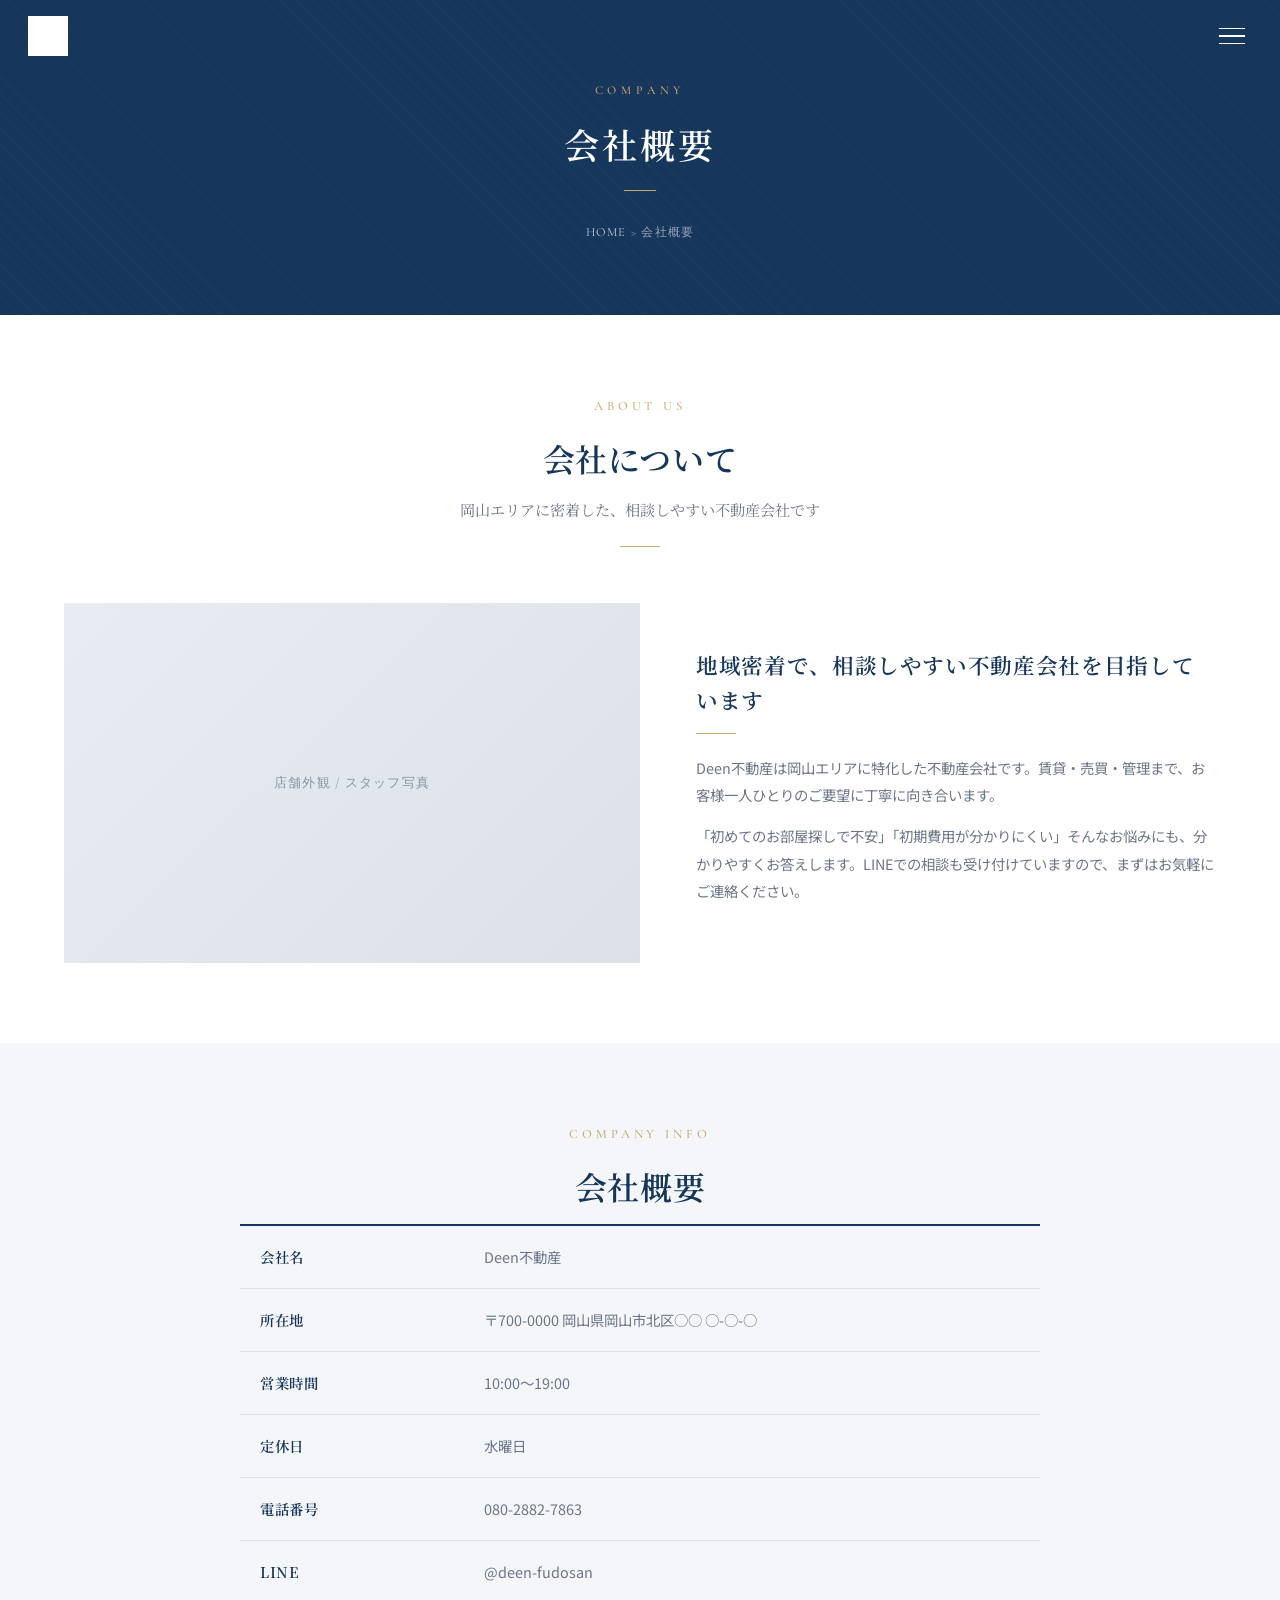
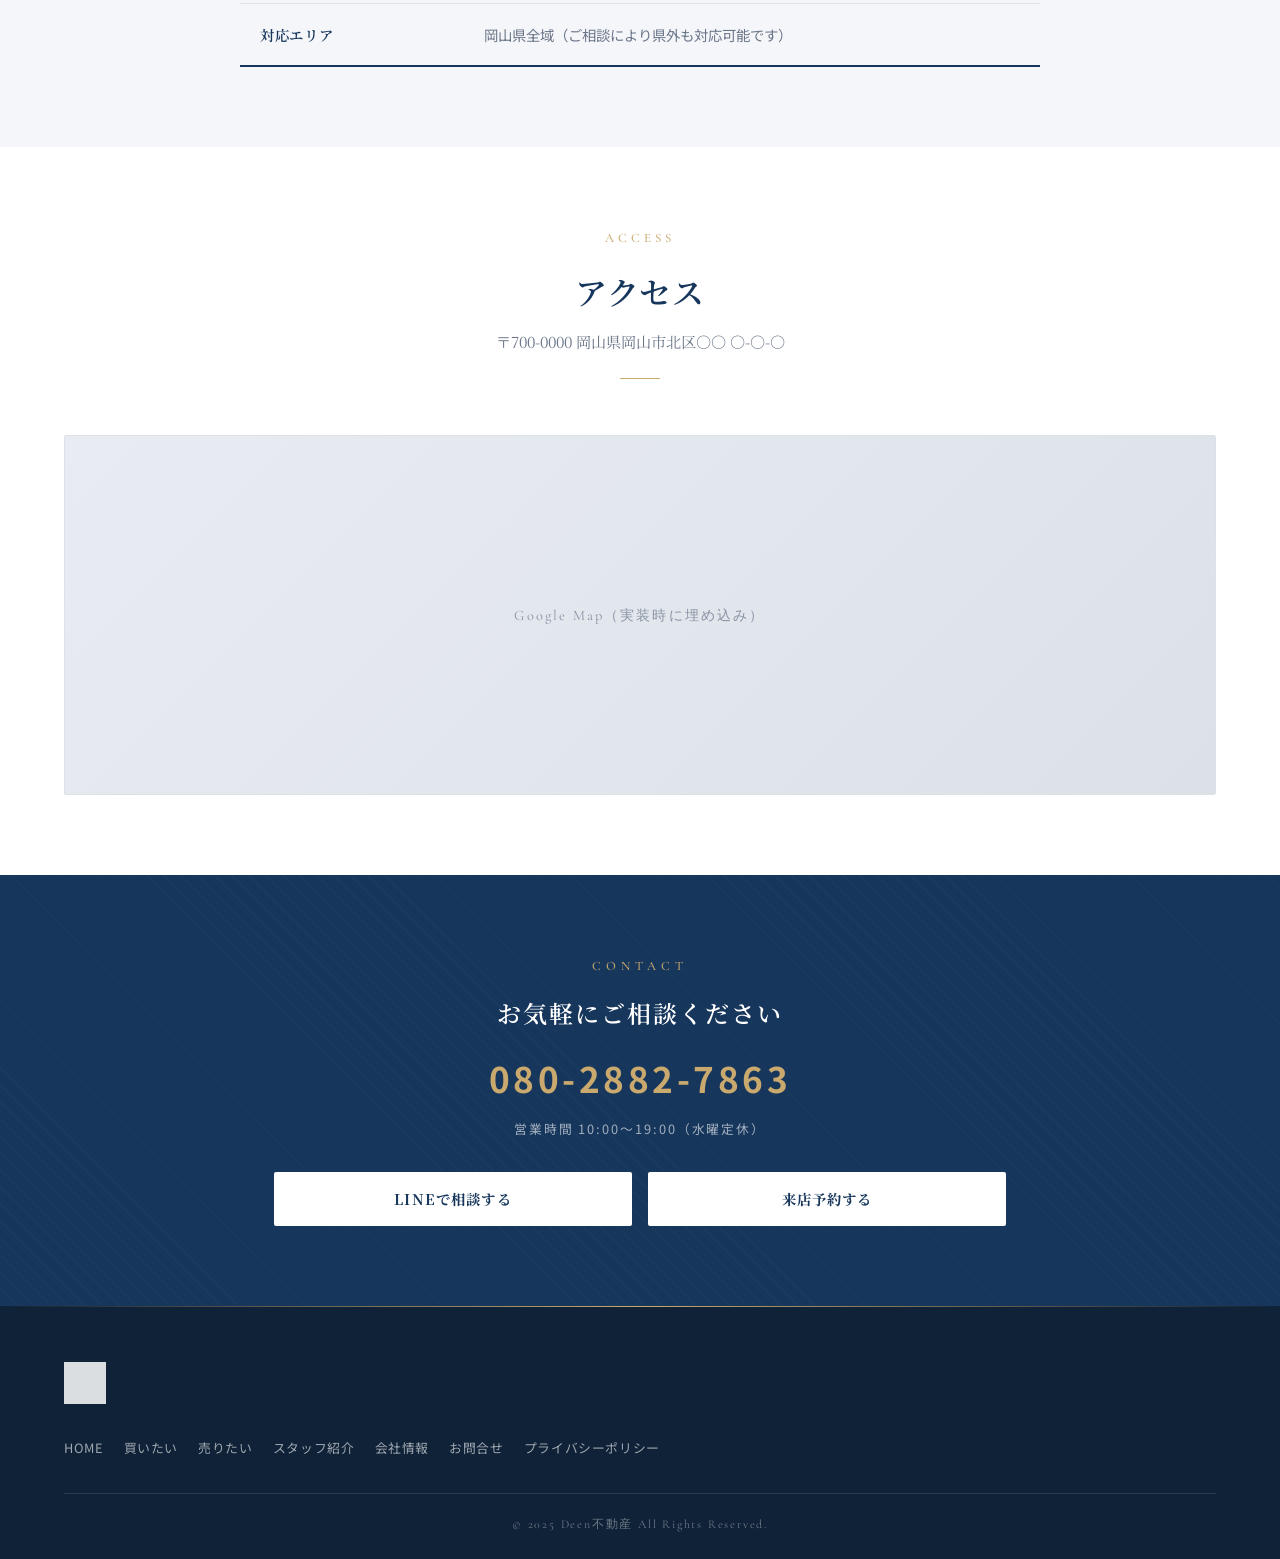
<file: company.html>
<!DOCTYPE html>
<html lang="ja">
<head>
  <meta charset="UTF-8">
  <meta name="viewport" content="width=device-width, initial-scale=1.0">
  <title>会社概要 | Deen不動産</title>
  <meta name="description" content="Deen不動産の会社概要・アクセス情報。岡山エリア特化の不動産会社として、賃貸・売買・管理まで幅広くサポートします。">
  <link rel="preconnect" href="https://fonts.googleapis.com">
  <link rel="preconnect" href="https://fonts.gstatic.com" crossorigin>
  <link href="https://fonts.googleapis.com/css2?family=Cormorant+Garamond:wght@400;500;600&family=Noto+Sans+JP:wght@300;400;500;700&family=Noto+Serif+JP:wght@400;500;600;700&display=swap" rel="stylesheet">
  <link rel="stylesheet" href="css/style.css">
</head>
<body>

  <!-- ========== HEADER ========== -->
  <header class="header">
    <input type="checkbox" id="hamburger" class="hamburger-toggle">
    <div class="header__inner">
      <a href="index.html" class="header__logo">
        <img src="logo.jpg" alt="Deen不動産">
      </a>
      <label for="hamburger" class="hamburger-label" aria-label="メニュー">
        <span></span>
        <span></span>
        <span></span>
      </label>
    </div>
    <!-- Click-outside-to-close backdrop -->
    <label for="hamburger" class="menu-backdrop" aria-hidden="true"></label>
    <!-- Right-side drawer menu -->
    <div class="mobile-menu">
      <div class="mobile-menu__inner">
        <div class="mobile-menu__section">
          <p class="mobile-menu__heading">Menu</p>
          <ul class="mobile-menu__nav">
            <li><a href="index.html">HOME</a></li>
            <li><a href="buy.html">買いたい</a></li>
            <li><a href="sell.html">売りたい</a></li>
            <li><a href="staff.html">スタッフ紹介</a></li>
            <li><a href="company.html">会社情報</a></li>
            <li><a href="contact.html">お問い合わせ</a></li>
          </ul>
        </div>
        <div class="mobile-menu__section">
          <p class="mobile-menu__heading">Contact</p>
          <p class="mobile-menu__tel">080-2882-7863</p>
          <p class="mobile-menu__hours">営業時間 10:00〜19:00 / 水曜定休</p>
          <div class="mobile-menu__cta">
            <a href="https://lin.ee/TUuuPNt" class="btn btn--primary">LINEで相談する</a>
            <a href="reserve.html" class="btn btn--white">来店予約する</a>
          </div>
        </div>
      </div>
    </div>
  </header>

  <!-- ========== PAGE HEADER ========== -->
  <div class="page-header">
    <h1 class="page-header__title" data-en="Company">会社概要</h1>
    <p class="page-header__breadcrumb"><a href="index.html">HOME</a> &gt; 会社概要</p>
  </div>

  <!-- ========== ABOUT ========== -->
  <section class="section--white">
    <div class="container">
      <h2 class="section-title" data-en="About Us">会社について</h2>
      <p class="section-subtitle">岡山エリアに密着した、相談しやすい不動産会社です</p>
      <div class="about__inner">
        <div class="about__image placeholder">店舗外観 / スタッフ写真</div>
        <div class="about__text">
          <h3>地域密着で、相談しやすい不動産会社を目指しています</h3>
          <p>Deen不動産は岡山エリアに特化した不動産会社です。賃貸・売買・管理まで、お客様一人ひとりのご要望に丁寧に向き合います。</p>
          <p>「初めてのお部屋探しで不安」「初期費用が分かりにくい」そんなお悩みにも、分かりやすくお答えします。LINEでの相談も受け付けていますので、まずはお気軽にご連絡ください。</p>
        </div>
      </div>
    </div>
  </section>

  <!-- ========== COMPANY INFO ========== -->
  <section class="section--gray" id="company">
    <div class="container">
      <h2 class="section-title" data-en="Company Info">会社概要</h2>
      <table class="company-table">
        <tr>
          <th>会社名</th>
          <td>Deen不動産</td>
        </tr>
        <tr>
          <th>所在地</th>
          <td>〒700-0000 岡山県岡山市北区○○ ○-○-○</td>
        </tr>
        <tr>
          <th>営業時間</th>
          <td>10:00〜19:00</td>
        </tr>
        <tr>
          <th>定休日</th>
          <td>水曜日</td>
        </tr>
        <tr>
          <th>電話番号</th>
          <td>080-2882-7863</td>
        </tr>
        <tr>
          <th>LINE</th>
          <td>@deen-fudosan</td>
        </tr>
        <tr>
          <th>対応エリア</th>
          <td>岡山県全域（ご相談により県外も対応可能です）</td>
        </tr>
      </table>
    </div>
  </section>

  <!-- ========== ACCESS ========== -->
  <section class="section--white">
    <div class="container">
      <h2 class="section-title" data-en="Access">アクセス</h2>
      <p class="section-subtitle">〒700-0000 岡山県岡山市北区○○ ○-○-○</p>
      <div class="map-placeholder">Google Map（実装時に埋め込み）</div>
    </div>
  </section>

  <!-- ========== CTA ========== -->
  <section class="cta">
    <div class="container">
      <h2 class="cta__heading">お気軽にご相談ください</h2>
      <p class="cta__phone">080-2882-7863</p>
      <p class="cta__hours">営業時間 10:00〜19:00（水曜定休）</p>
      <div class="cta__buttons">
        <a href="https://lin.ee/TUuuPNt" class="btn btn--white">LINEで相談する</a>
        <a href="reserve.html" class="btn btn--white">来店予約する</a>
      </div>
    </div>
  </section>

  <!-- ========== FOOTER ========== -->
  <footer class="footer">
    <div class="footer__inner">
      <div class="footer__logo">
        <img src="logo.jpg" alt="Deen不動産">
      </div>
      <nav class="footer__nav">
        <ul>
          <li><a href="index.html">HOME</a></li>
          <li><a href="buy.html">買いたい</a></li>
          <li><a href="sell.html">売りたい</a></li>
          <li><a href="staff.html">スタッフ紹介</a></li>
          <li><a href="company.html">会社情報</a></li>
          <li><a href="contact.html">お問合せ</a></li>
          <li><a href="#">プライバシーポリシー</a></li>
        </ul>
      </nav>
      <p class="footer__copy">&copy; 2025 Deen不動産 All Rights Reserved.</p>
    </div>
  </footer>

  <script src="js/main.js" defer></script>
</body>
</html>
</file>
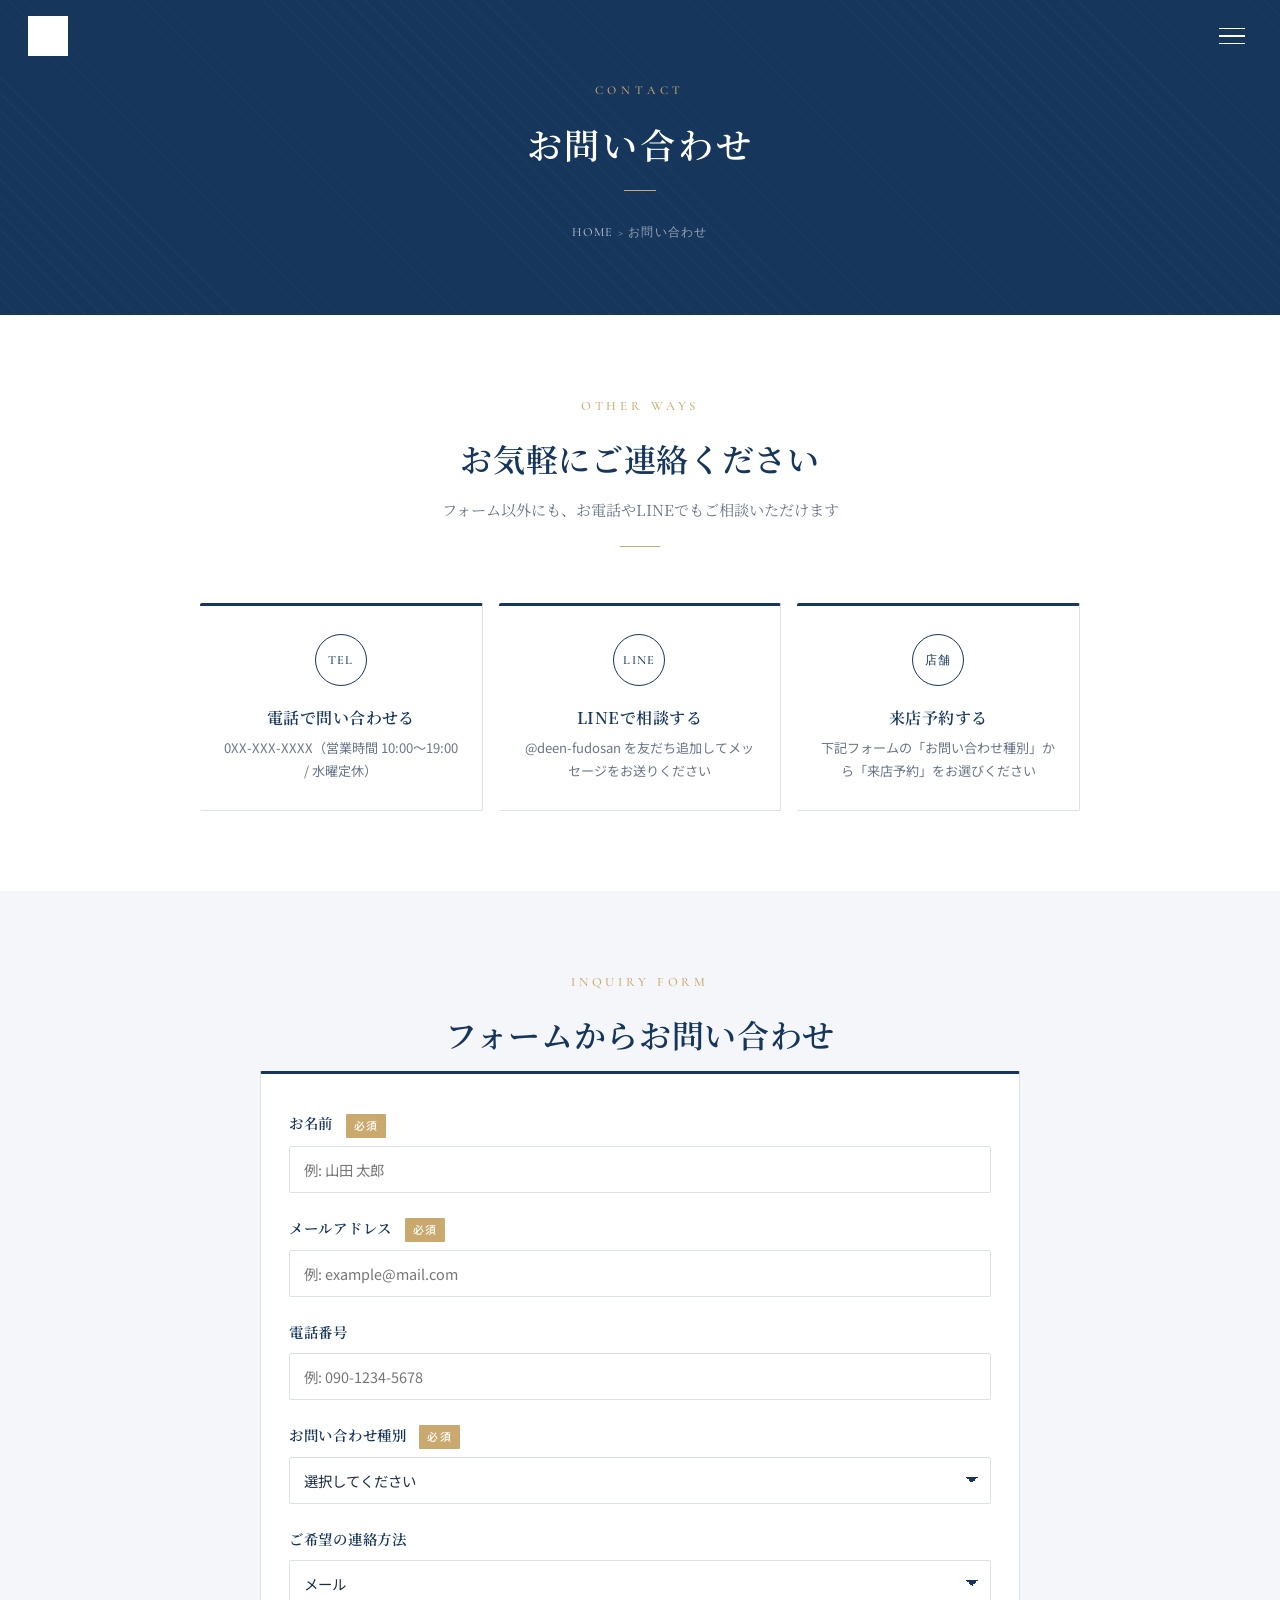
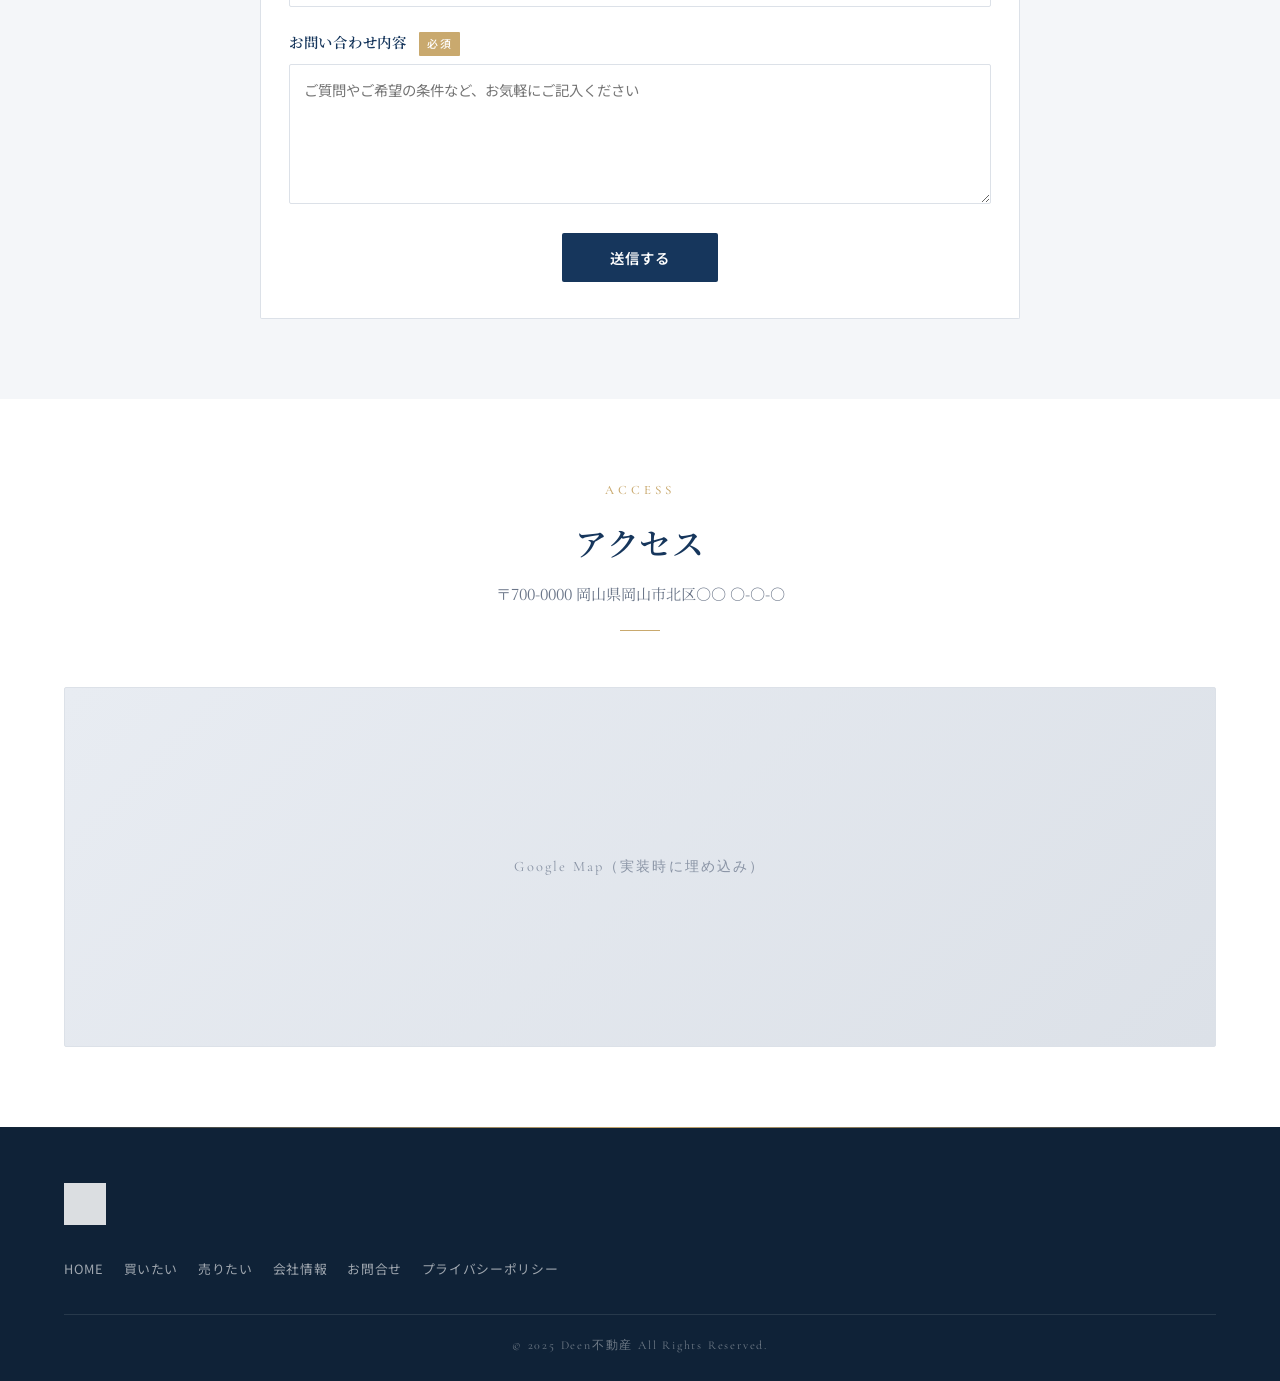
<file: contact.html>
<!DOCTYPE html>
<html lang="ja">
<head>
  <meta charset="UTF-8">
  <meta name="viewport" content="width=device-width, initial-scale=1.0">
  <title>お問い合わせ | Deen不動産</title>
  <meta name="description" content="Deen不動産へのお問い合わせ・ご相談・来店予約はこちら。電話・LINE・フォームからお気軽にご連絡ください。">
  <link rel="preconnect" href="https://fonts.googleapis.com">
  <link rel="preconnect" href="https://fonts.gstatic.com" crossorigin>
  <link href="https://fonts.googleapis.com/css2?family=Cormorant+Garamond:wght@400;500;600&family=Noto+Sans+JP:wght@300;400;500;700&family=Noto+Serif+JP:wght@400;500;600;700&display=swap" rel="stylesheet">
  <link rel="stylesheet" href="css/style.css">
</head>
<body>

  <!-- ========== HEADER ========== -->
  <header class="header">
    <input type="checkbox" id="hamburger" class="hamburger-toggle">
    <div class="header__inner">
      <a href="index.html" class="header__logo">
        <img src="logo.jpg" alt="Deen不動産">
      </a>
      <label for="hamburger" class="hamburger-label" aria-label="メニュー">
        <span></span>
        <span></span>
        <span></span>
      </label>
    </div>
    <!-- Click-outside-to-close backdrop -->
    <label for="hamburger" class="menu-backdrop" aria-hidden="true"></label>
    <!-- Right-side drawer menu -->
    <div class="mobile-menu">
      <div class="mobile-menu__inner">
        <div class="mobile-menu__section">
          <p class="mobile-menu__heading">Menu</p>
          <ul class="mobile-menu__nav">
            <li><a href="index.html">HOME</a></li>
            <li><a href="buy.html">買いたい</a></li>
            <li><a href="sell.html">売りたい</a></li>
            <li><a href="index.html#company">会社情報</a></li>
            <li><a href="contact.html">お問い合わせ</a></li>
          </ul>
        </div>
        <div class="mobile-menu__section">
          <p class="mobile-menu__heading">Contact</p>
          <p class="mobile-menu__tel">0XX-XXX-XXXX</p>
          <p class="mobile-menu__hours">営業時間 10:00〜19:00 / 水曜定休</p>
          <div class="mobile-menu__cta">
            <a href="#" class="btn btn--primary">LINEで相談する</a>
            <a href="contact.html" class="btn btn--white">来店予約する</a>
          </div>
        </div>
      </div>
    </div>
  </header>

  <!-- ========== PAGE HEADER ========== -->
  <div class="page-header">
    <h1 class="page-header__title" data-en="Contact">お問い合わせ</h1>
    <p class="page-header__breadcrumb"><a href="index.html">HOME</a> &gt; お問い合わせ</p>
  </div>

  <!-- ========== ALTERNATIVE CONTACT ========== -->
  <section class="section--white">
    <div class="container">
      <h2 class="section-title" data-en="Other Ways">お気軽にご連絡ください</h2>
      <p class="section-subtitle">フォーム以外にも、お電話やLINEでもご相談いただけます</p>
      <div class="alt-contact">
        <div class="alt-contact__item">
          <div class="alt-contact__icon">TEL</div>
          <div class="alt-contact__text">
            <p class="alt-contact__label">電話で問い合わせる</p>
            <p class="alt-contact__detail">0XX-XXX-XXXX（営業時間 10:00〜19:00 / 水曜定休）</p>
          </div>
        </div>
        <div class="alt-contact__item">
          <div class="alt-contact__icon">LINE</div>
          <div class="alt-contact__text">
            <p class="alt-contact__label">LINEで相談する</p>
            <p class="alt-contact__detail">@deen-fudosan を友だち追加してメッセージをお送りください</p>
          </div>
        </div>
        <div class="alt-contact__item">
          <div class="alt-contact__icon">店舗</div>
          <div class="alt-contact__text">
            <p class="alt-contact__label">来店予約する</p>
            <p class="alt-contact__detail">下記フォームの「お問い合わせ種別」から「来店予約」をお選びください</p>
          </div>
        </div>
      </div>
    </div>
  </section>

  <!-- ========== CONTACT FORM ========== -->
  <section class="section--gray">
    <div class="container">
      <h2 class="section-title" data-en="Inquiry Form">フォームからお問い合わせ</h2>
      <div class="contact-form">
        <div class="contact-form__group">
          <label>お名前 <span class="required">必須</span></label>
          <input type="text" placeholder="例: 山田 太郎">
        </div>
        <div class="contact-form__group">
          <label>メールアドレス <span class="required">必須</span></label>
          <input type="email" placeholder="例: example@mail.com">
        </div>
        <div class="contact-form__group">
          <label>電話番号</label>
          <input type="tel" placeholder="例: 090-1234-5678">
        </div>
        <div class="contact-form__group">
          <label>お問い合わせ種別 <span class="required">必須</span></label>
          <select>
            <option>選択してください</option>
            <option>賃貸物件について</option>
            <option>購入物件について</option>
            <option>売却・査定について</option>
            <option>賃貸管理について</option>
            <option>来店予約</option>
            <option>オンライン相談</option>
            <option>その他</option>
          </select>
        </div>
        <div class="contact-form__group">
          <label>ご希望の連絡方法</label>
          <select>
            <option>メール</option>
            <option>電話</option>
            <option>LINE</option>
          </select>
        </div>
        <div class="contact-form__group">
          <label>お問い合わせ内容 <span class="required">必須</span></label>
          <textarea placeholder="ご質問やご希望の条件など、お気軽にご記入ください"></textarea>
        </div>
        <div class="contact-form__actions">
          <button class="btn btn--primary" style="padding: 14px 48px;">送信する</button>
        </div>
      </div>
    </div>
  </section>

  <!-- ========== MAP ========== -->
  <section class="section--white">
    <div class="container">
      <h2 class="section-title" data-en="Access">アクセス</h2>
      <p class="section-subtitle">〒700-0000 岡山県岡山市北区○○ ○-○-○</p>
      <div class="map-placeholder">Google Map（実装時に埋め込み）</div>
    </div>
  </section>

  <!-- ========== FOOTER ========== -->
  <footer class="footer">
    <div class="footer__inner">
      <div class="footer__logo">
        <img src="logo.jpg" alt="Deen不動産">
      </div>
      <nav class="footer__nav">
        <ul>
          <li><a href="index.html">HOME</a></li>
          <!-- <li><a href="rent.html">借りたい</a></li> -->
          <!-- <li><a href="#">貸したい</a></li> -->
          <li><a href="buy.html">買いたい</a></li>
          <li><a href="sell.html">売りたい</a></li>
          <li><a href="index.html#company">会社情報</a></li>
          <li><a href="contact.html">お問合せ</a></li>
          <li><a href="#">プライバシーポリシー</a></li>
        </ul>
      </nav>
      <p class="footer__copy">&copy; 2025 Deen不動産 All Rights Reserved.</p>
    </div>
  </footer>

  <script src="js/main.js" defer></script>
</body>
</html>
</file>
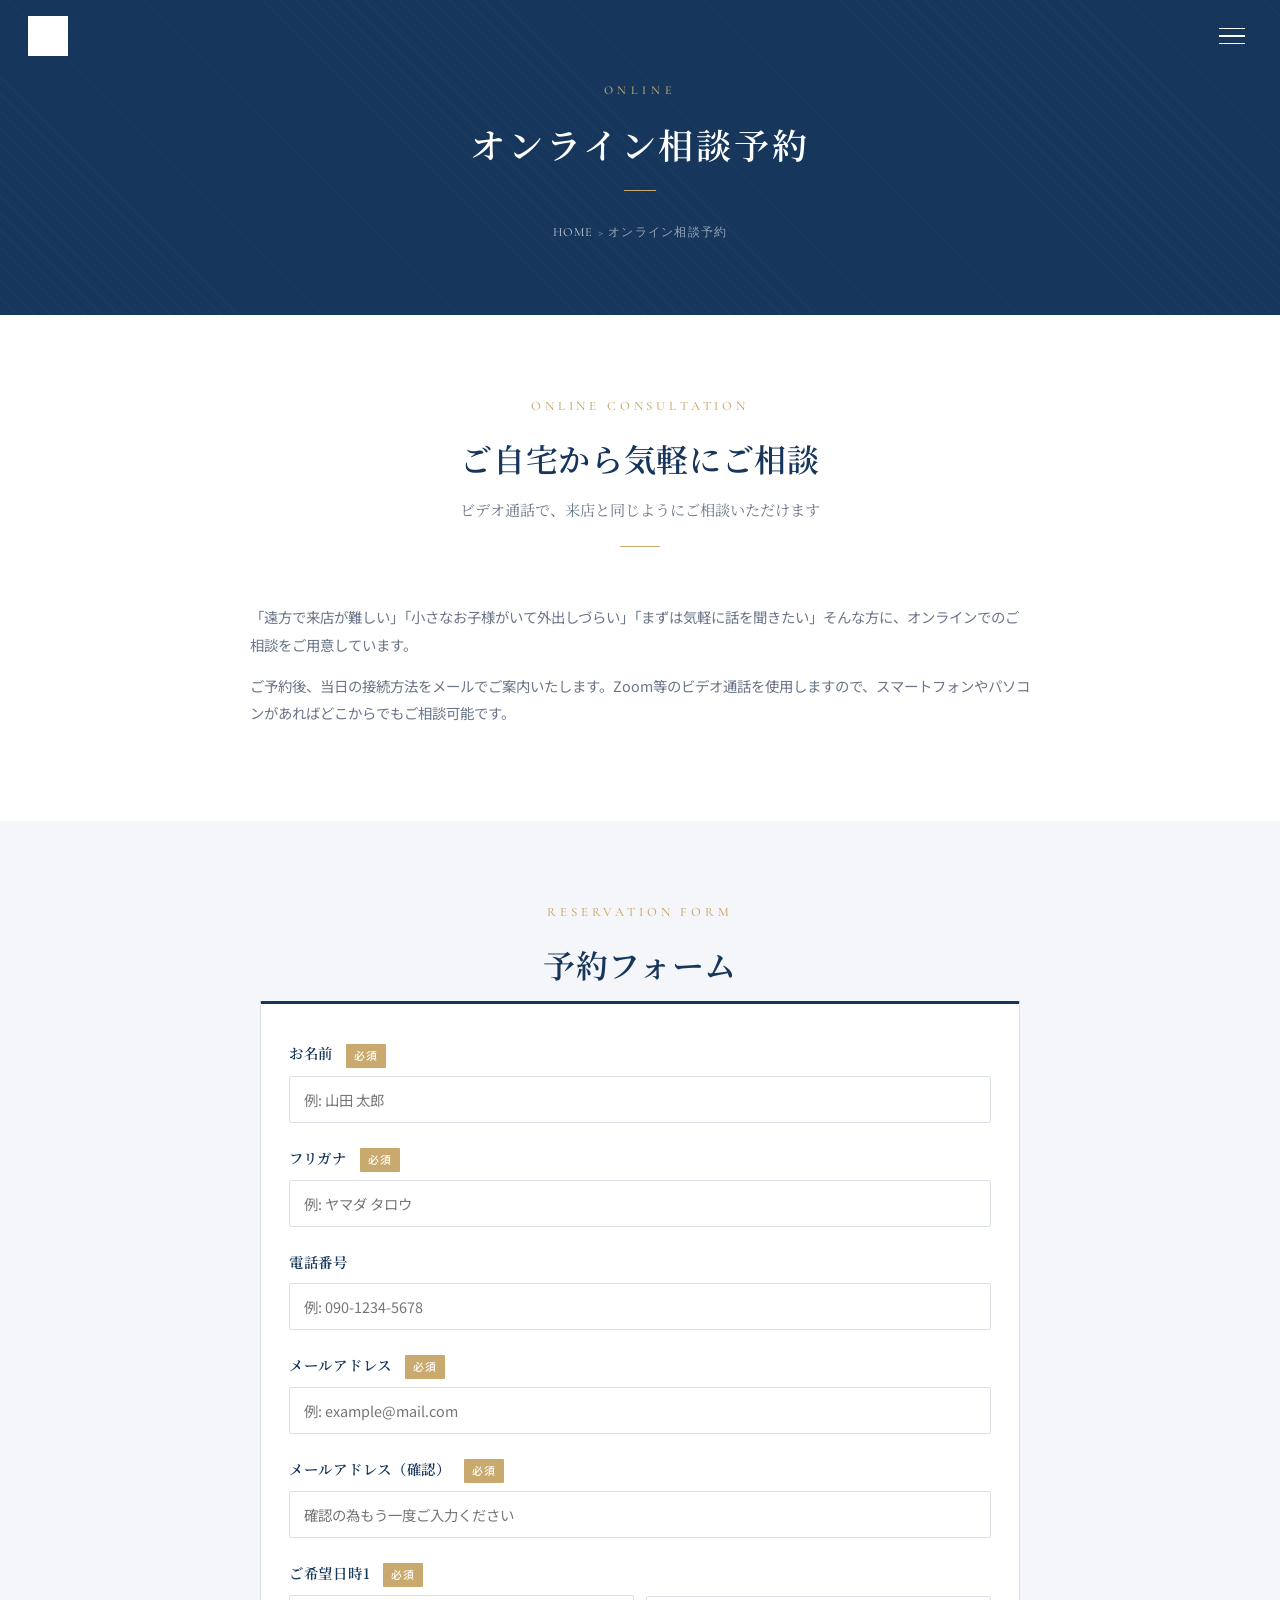
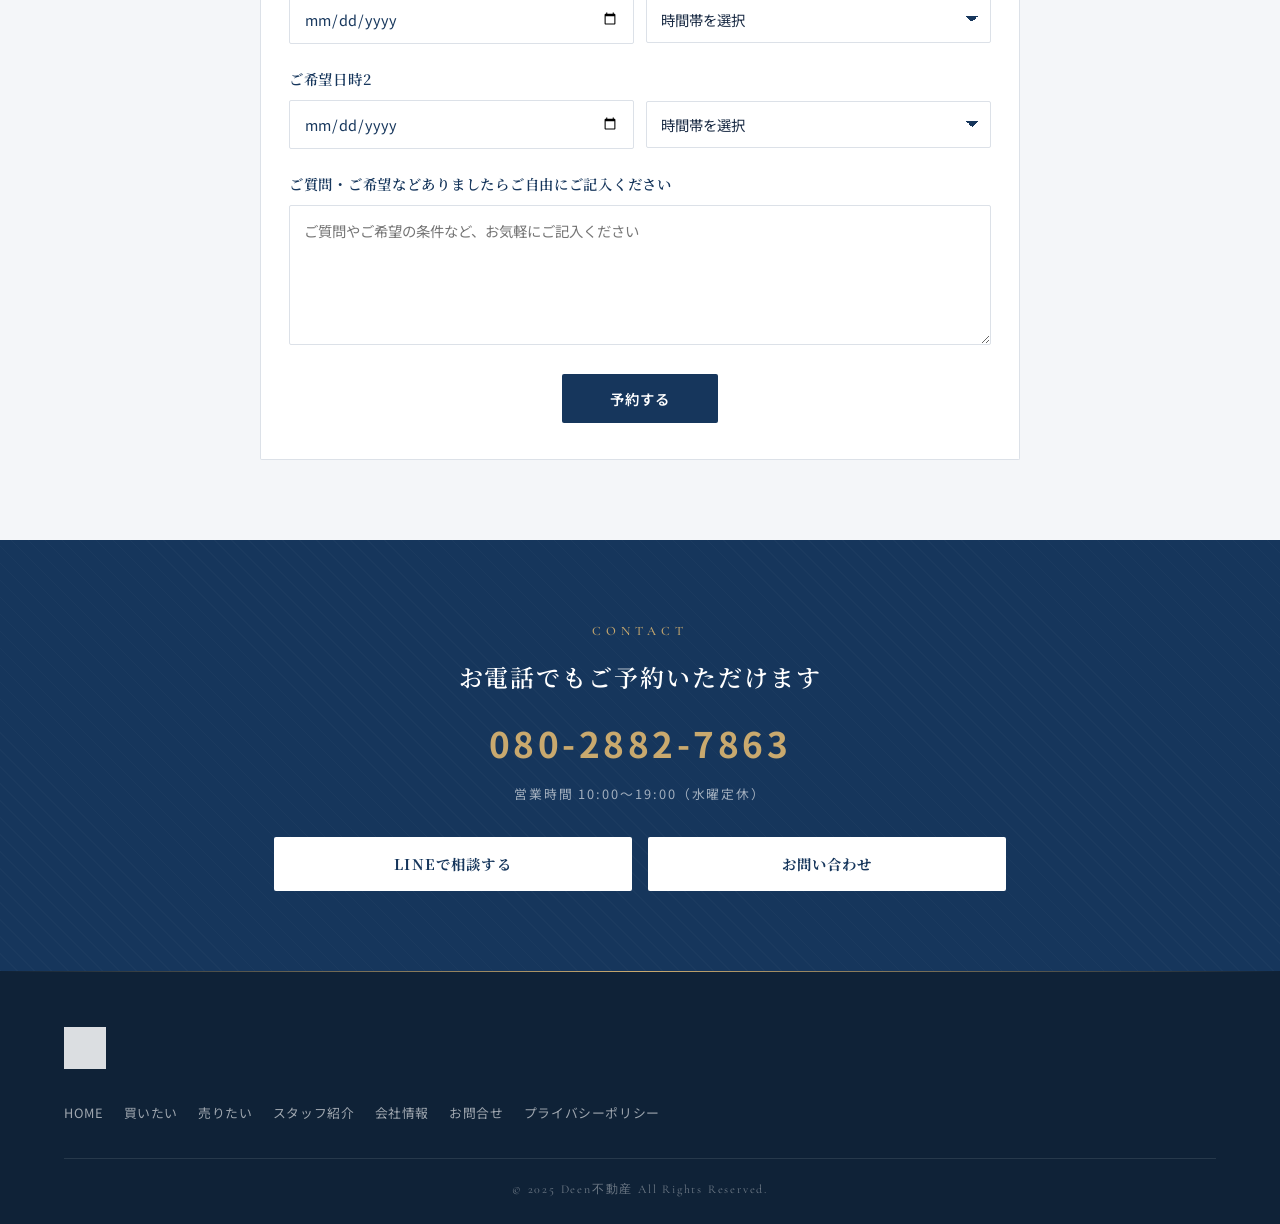
<file: online.html>
<!DOCTYPE html>
<html lang="ja">
<head>
  <meta charset="UTF-8">
  <meta name="viewport" content="width=device-width, initial-scale=1.0">
  <title>オンライン相談予約 | Deen不動産</title>
  <meta name="description" content="Deen不動産のオンライン相談予約。ビデオ通話で自宅からお気軽にご相談いただけます。ご希望の日時をお選びください。">
  <link rel="preconnect" href="https://fonts.googleapis.com">
  <link rel="preconnect" href="https://fonts.gstatic.com" crossorigin>
  <link href="https://fonts.googleapis.com/css2?family=Cormorant+Garamond:wght@400;500;600&family=Noto+Sans+JP:wght@300;400;500;700&family=Noto+Serif+JP:wght@400;500;600;700&display=swap" rel="stylesheet">
  <link rel="stylesheet" href="css/style.css">
</head>
<body>

  <!-- ========== HEADER ========== -->
  <header class="header">
    <input type="checkbox" id="hamburger" class="hamburger-toggle">
    <div class="header__inner">
      <a href="index.html" class="header__logo">
        <img src="logo.jpg" alt="Deen不動産">
      </a>
      <label for="hamburger" class="hamburger-label" aria-label="メニュー">
        <span></span>
        <span></span>
        <span></span>
      </label>
    </div>
    <label for="hamburger" class="menu-backdrop" aria-hidden="true"></label>
    <div class="mobile-menu">
      <div class="mobile-menu__inner">
        <div class="mobile-menu__section">
          <p class="mobile-menu__heading">Menu</p>
          <ul class="mobile-menu__nav">
            <li><a href="index.html">HOME</a></li>
            <li><a href="buy.html">買いたい</a></li>
            <li><a href="sell.html">売りたい</a></li>
            <li><a href="staff.html">スタッフ紹介</a></li>
            <li><a href="company.html">会社情報</a></li>
            <li><a href="contact.html">お問い合わせ</a></li>
          </ul>
        </div>
        <div class="mobile-menu__section">
          <p class="mobile-menu__heading">Contact</p>
          <p class="mobile-menu__tel">080-2882-7863</p>
          <p class="mobile-menu__hours">営業時間 10:00〜19:00 / 水曜定休</p>
          <div class="mobile-menu__cta">
            <a href="https://lin.ee/TUuuPNt" class="btn btn--primary">LINEで相談する</a>
            <a href="reserve.html" class="btn btn--white">来店予約する</a>
          </div>
        </div>
      </div>
    </div>
  </header>

  <!-- ========== PAGE HEADER ========== -->
  <div class="page-header">
    <h1 class="page-header__title" data-en="Online">オンライン相談予約</h1>
    <p class="page-header__breadcrumb"><a href="index.html">HOME</a> &gt; オンライン相談予約</p>
  </div>

  <!-- ========== INTRO ========== -->
  <section class="section--white">
    <div class="container">
      <h2 class="section-title" data-en="Online Consultation">ご自宅から気軽にご相談</h2>
      <p class="section-subtitle">ビデオ通話で、来店と同じようにご相談いただけます</p>
      <div class="about__inner">
        <div class="about__text" style="max-width: 780px; margin: 0 auto;">
          <p>「遠方で来店が難しい」「小さなお子様がいて外出しづらい」「まずは気軽に話を聞きたい」そんな方に、オンラインでのご相談をご用意しています。</p>
          <p>ご予約後、当日の接続方法をメールでご案内いたします。Zoom等のビデオ通話を使用しますので、スマートフォンやパソコンがあればどこからでもご相談可能です。</p>
        </div>
      </div>
    </div>
  </section>

  <!-- ========== RESERVATION FORM ========== -->
  <section class="section--gray">
    <div class="container">
      <h2 class="section-title" data-en="Reservation Form">予約フォーム</h2>
      <form class="contact-form" action="https://formsubmit.co/08eb751720bed483036f2099426067f1" method="POST">
        <input type="hidden" name="_subject" value="【Deen不動産】オンライン相談予約">
        <input type="hidden" name="_captcha" value="false">
        <input type="hidden" name="_next" value="">

        <!-- お名前 -->
        <div class="contact-form__group">
          <label>お名前 <span class="required">必須</span></label>
          <input type="text" name="name" placeholder="例: 山田 太郎" required>
        </div>

        <!-- フリガナ -->
        <div class="contact-form__group">
          <label>フリガナ <span class="required">必須</span></label>
          <input type="text" name="furigana" placeholder="例: ヤマダ タロウ" required>
        </div>

        <!-- 電話番号 -->
        <div class="contact-form__group">
          <label>電話番号</label>
          <input type="tel" name="phone" placeholder="例: 090-1234-5678">
        </div>

        <!-- メールアドレス -->
        <div class="contact-form__group">
          <label>メールアドレス <span class="required">必須</span></label>
          <input type="email" name="email" placeholder="例: example@mail.com" required>
        </div>

        <!-- メールアドレス（確認） -->
        <div class="contact-form__group">
          <label>メールアドレス（確認） <span class="required">必須</span></label>
          <input type="email" name="_replyto" placeholder="確認の為もう一度ご入力ください" required>
        </div>

        <!-- ご希望日時1 -->
        <div class="contact-form__group">
          <label>ご希望日時1 <span class="required">必須</span></label>
          <div class="form-datetime">
            <div class="form-datetime__date">
              <input type="date" name="date1" required>
            </div>
            <div class="form-datetime__time">
              <select name="time1" required>
                <option value="">時間帯を選択</option>
                <option>10:00〜11:00</option>
                <option>11:00〜12:00</option>
                <option>13:00〜14:00</option>
                <option>14:00〜15:00</option>
                <option>15:00〜16:00</option>
                <option>16:00〜17:00</option>
                <option>17:00〜18:00</option>
                <option>18:00〜19:00</option>
              </select>
            </div>
          </div>
        </div>

        <!-- ご希望日時2 -->
        <div class="contact-form__group">
          <label>ご希望日時2</label>
          <div class="form-datetime">
            <div class="form-datetime__date">
              <input type="date" name="date2">
            </div>
            <div class="form-datetime__time">
              <select name="time2">
                <option value="">時間帯を選択</option>
                <option>10:00〜11:00</option>
                <option>11:00〜12:00</option>
                <option>13:00〜14:00</option>
                <option>14:00〜15:00</option>
                <option>15:00〜16:00</option>
                <option>16:00〜17:00</option>
                <option>17:00〜18:00</option>
                <option>18:00〜19:00</option>
              </select>
            </div>
          </div>
        </div>

        <!-- ご質問・ご希望 -->
        <div class="contact-form__group">
          <label>ご質問・ご希望などありましたらご自由にご記入ください</label>
          <textarea name="message" placeholder="ご質問やご希望の条件など、お気軽にご記入ください"></textarea>
        </div>

        <div class="contact-form__actions">
          <button type="submit" class="btn btn--primary" style="padding: 14px 48px;">予約する</button>
        </div>
      </form>
    </div>
  </section>

  <!-- ========== CTA ========== -->
  <section class="cta">
    <div class="container">
      <h2 class="cta__heading">お電話でもご予約いただけます</h2>
      <p class="cta__phone">080-2882-7863</p>
      <p class="cta__hours">営業時間 10:00〜19:00（水曜定休）</p>
      <div class="cta__buttons">
        <a href="https://lin.ee/TUuuPNt" class="btn btn--white">LINEで相談する</a>
        <a href="contact.html" class="btn btn--white">お問い合わせ</a>
      </div>
    </div>
  </section>

  <!-- ========== FOOTER ========== -->
  <footer class="footer">
    <div class="footer__inner">
      <div class="footer__logo">
        <img src="logo.jpg" alt="Deen不動産">
      </div>
      <nav class="footer__nav">
        <ul>
          <li><a href="index.html">HOME</a></li>
          <li><a href="buy.html">買いたい</a></li>
          <li><a href="sell.html">売りたい</a></li>
          <li><a href="staff.html">スタッフ紹介</a></li>
          <li><a href="company.html">会社情報</a></li>
          <li><a href="contact.html">お問合せ</a></li>
          <li><a href="#">プライバシーポリシー</a></li>
        </ul>
      </nav>
      <p class="footer__copy">&copy; 2025 Deen不動産 All Rights Reserved.</p>
    </div>
  </footer>

  <!-- ========== 完了ポップアップ ========== -->
  <div class="modal-overlay" id="completeModal">
    <div class="modal">
      <div class="modal__icon">&#10003;</div>
      <h3 class="modal__title">ご予約を受け付けました</h3>
      <p class="modal__text">ご予約ありがとうございます。<br>確認のご連絡を差し上げますので、しばらくお待ちください。</p>
      <button class="modal__close" id="modalClose">閉じる</button>
    </div>
  </div>

  <script src="js/main.js" defer></script>
  <script>
    // Google Apps Script ウェブアプリ URL（デプロイ後に貼り替える）
    // 手順は google-apps-script/README.md 参照
    const GAS_ENDPOINT = 'https://script.google.com/macros/s/AKfycbxZVB_-L6lAawl49jWWNEUq-vkQRoD89MB6rOsZk4Dv_3yet3DnPDhWPRJgg7LJEBHB/exec';
    const RESERVATION_TYPE = 'online'; // オンライン相談予約

    document.addEventListener('DOMContentLoaded', function() {
      var form = document.querySelector('.contact-form');
      var modal = document.getElementById('completeModal');
      var closeBtn = document.getElementById('modalClose');

      form.addEventListener('submit', function(e) {
        e.preventDefault();
        var formData = new FormData(form);

        // 1) FormSubmit でメール通知
        var mailFetch = fetch(form.action, {
          method: 'POST',
          body: formData,
          headers: { 'Accept': 'application/json' }
        });

        // 2) Google カレンダーに（仮）予定を追加
        if (GAS_ENDPOINT) {
          var calData = new FormData();
          calData.append('type', RESERVATION_TYPE);
          ['name','furigana','phone','email','date1','time1','date2','time2','message']
            .forEach(function(k) { calData.append(k, formData.get(k) || ''); });
          fetch(GAS_ENDPOINT, {
            method: 'POST',
            body: calData,
            mode: 'no-cors'
          }).catch(function(){ /* no-cors では失敗扱いになることあり・無視 */ });
        }

        mailFetch.then(function() {
          modal.classList.add('is-active');
          form.reset();
        }).catch(function() {
          modal.classList.add('is-active');
          form.reset();
        });
      });

      closeBtn.addEventListener('click', function() {
        modal.classList.remove('is-active');
      });

      modal.addEventListener('click', function(e) {
        if (e.target === modal) modal.classList.remove('is-active');
      });
    });
  </script>
</body>
</html>
</file>
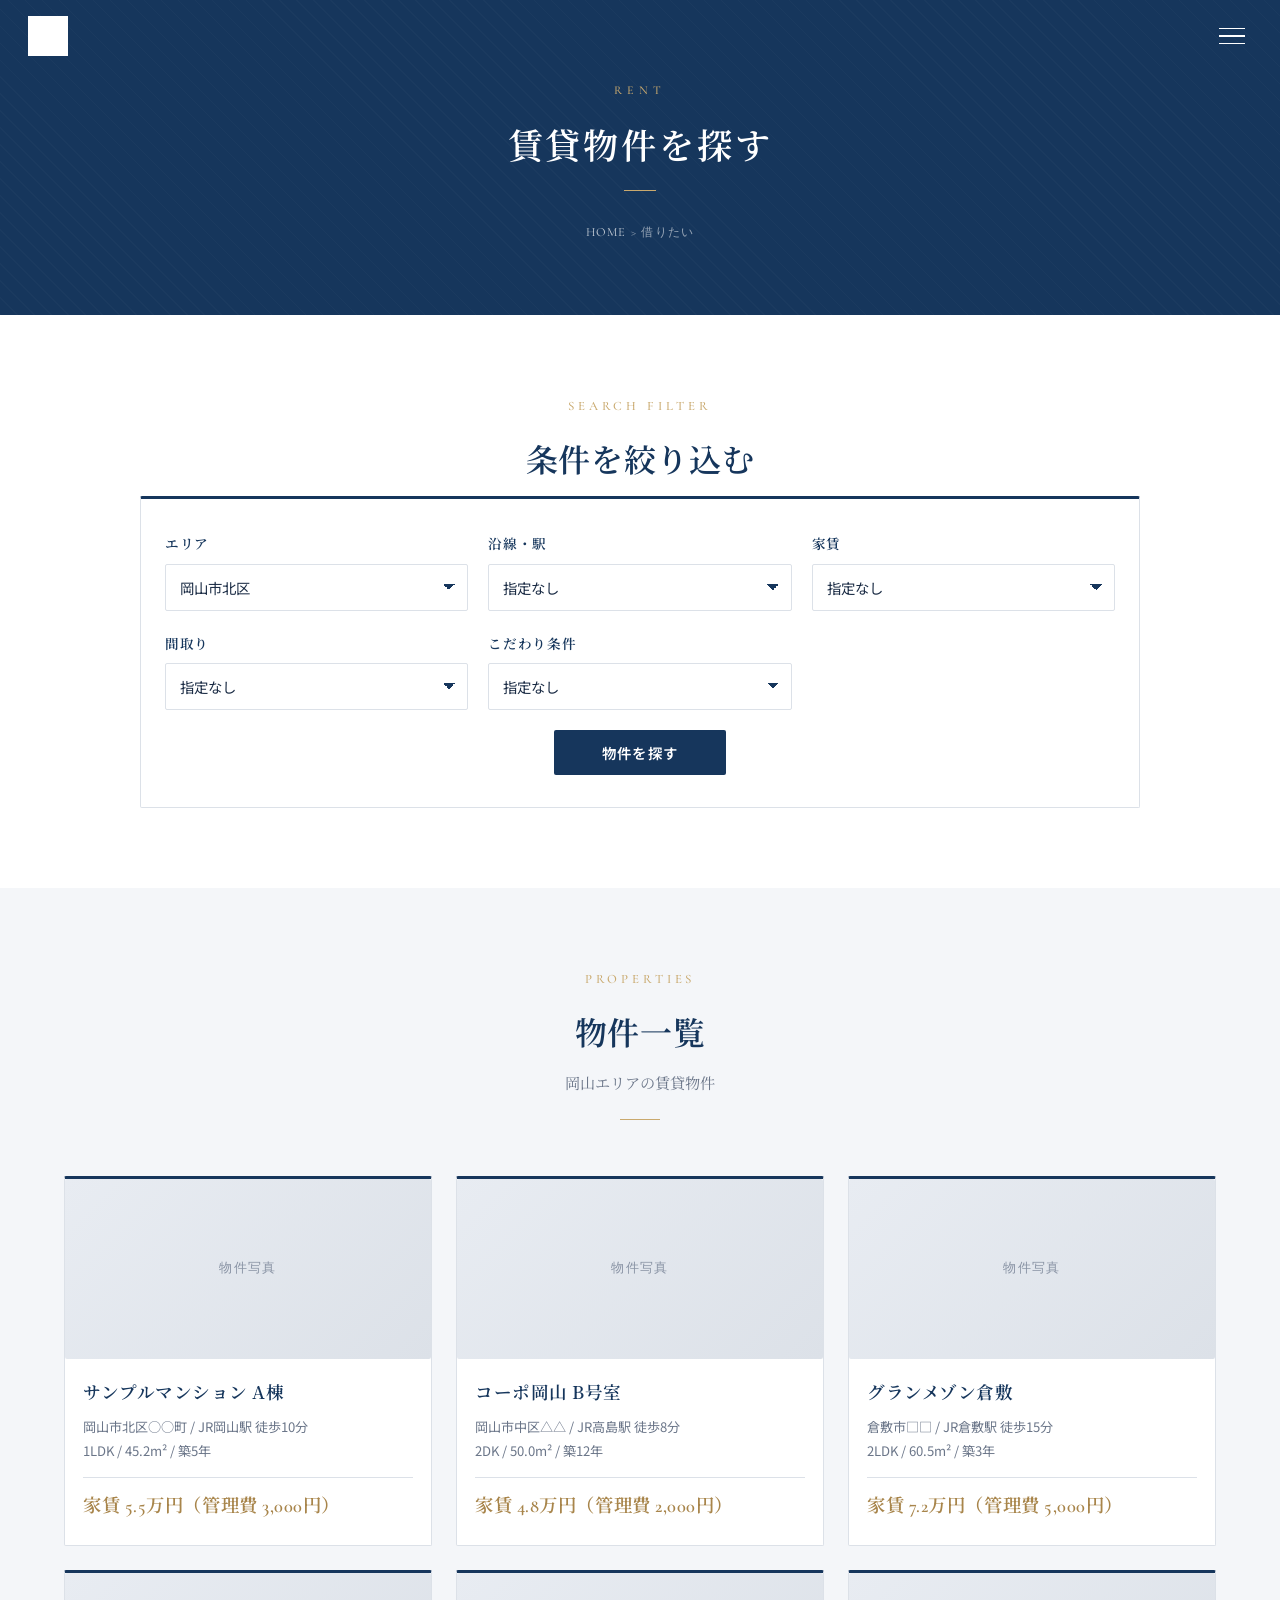
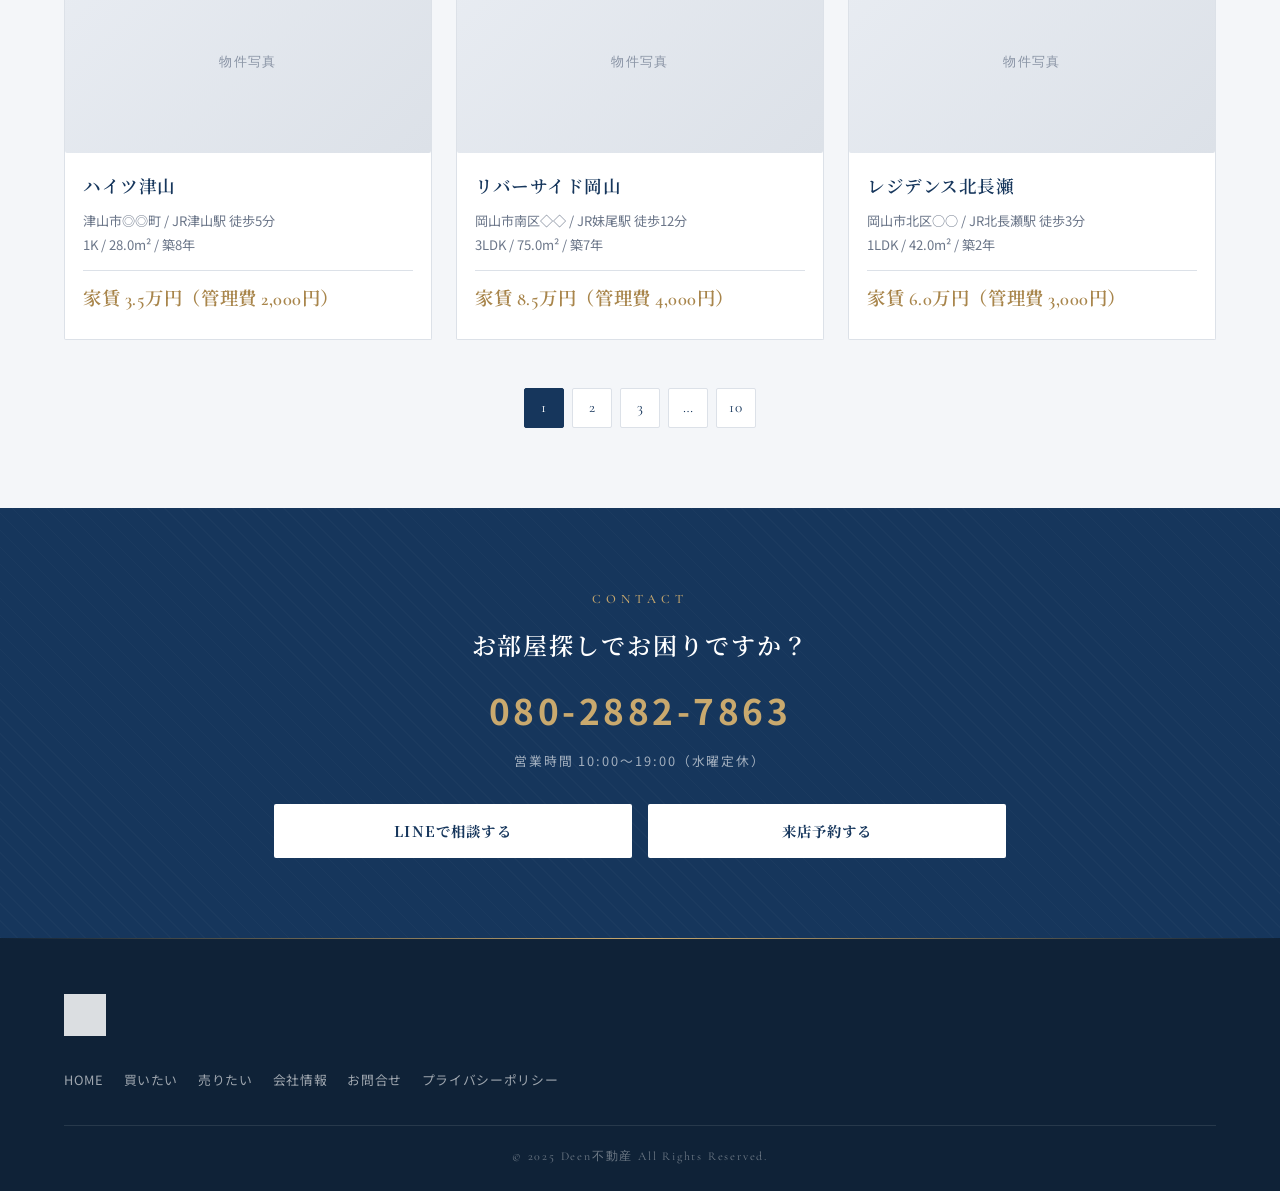
<file: rent.html>
<!DOCTYPE html>
<html lang="ja">
<head>
  <meta charset="UTF-8">
  <meta name="viewport" content="width=device-width, initial-scale=1.0">
  <title>借りたい（賃貸物件を探す） | Deen不動産</title>
  <meta name="description" content="岡山エリアの賃貸物件をお探しの方へ。Deen不動産がエリア・沿線・家賃など条件に合った物件をご紹介します。">
  <link rel="preconnect" href="https://fonts.googleapis.com">
  <link rel="preconnect" href="https://fonts.gstatic.com" crossorigin>
  <link href="https://fonts.googleapis.com/css2?family=Cormorant+Garamond:wght@400;500;600&family=Noto+Sans+JP:wght@300;400;500;700&family=Noto+Serif+JP:wght@400;500;600;700&display=swap" rel="stylesheet">
  <link rel="stylesheet" href="css/style.css">
</head>
<body>

  <!-- ========== HEADER ========== -->
  <header class="header">
    <input type="checkbox" id="hamburger" class="hamburger-toggle">
    <div class="header__inner">
      <a href="index.html" class="header__logo">
        <img src="logo.jpg" alt="Deen不動産">
      </a>
      <nav class="header__nav">
        <ul>
          <li><a href="index.html">HOME</a></li>
          <!-- <li><a href="rent.html">借りたい</a></li> -->
          <!-- <li><a href="#">貸したい</a></li> -->
          <li><a href="buy.html">買いたい</a></li>
          <li><a href="sell.html">売りたい</a></li>
          <li><a href="company.html">会社情報</a></li>
        </ul>
      </nav>
      <div class="header__cta">
        <div class="header__cta-list">
          <a href="tel:0000000000" class="btn btn--small btn--secondary">TEL</a>
          <a href="#" class="btn btn--small btn--primary">LINE相談</a>
          <a href="reserve.html" class="btn btn--small btn--primary">来店予約</a>
        </div>
      </div>
      <label for="hamburger" class="hamburger-label">
        <span></span>
        <span></span>
        <span></span>
      </label>
    </div>
    <div class="mobile-menu">
      <ul class="mobile-menu__nav">
        <li><a href="index.html">HOME</a></li>
        <!-- <li><a href="rent.html">借りたい</a></li> -->
        <!-- <li><a href="#">貸したい</a></li> -->
        <li><a href="buy.html">買いたい</a></li>
        <li><a href="sell.html">売りたい</a></li>
        <li><a href="company.html">会社情報</a></li>
      </ul>
      <div class="mobile-menu__cta">
        <a href="tel:0000000000" class="btn btn--secondary">電話で問い合わせる</a>
        <a href="https://lin.ee/TUuuPNt" class="btn btn--primary">LINEで相談する</a>
        <a href="reserve.html" class="btn btn--primary">来店予約する</a>
      </div>
    </div>
  </header>

  <!-- ========== PAGE HEADER ========== -->
  <div class="page-header">
    <h1 class="page-header__title" data-en="Rent">賃貸物件を探す</h1>
    <p class="page-header__breadcrumb"><a href="index.html">HOME</a> &gt; 借りたい</p>
  </div>

  <!-- ========== SEARCH FORM ========== -->
  <section class="section--white">
    <div class="container">
      <h2 class="section-title" data-en="Search Filter">条件を絞り込む</h2>
      <div class="search-form">
        <div class="search-form__row">
          <div class="search-form__group">
            <label>エリア</label>
            <select>
              <option>岡山市北区</option>
              <option>岡山市中区</option>
              <option>岡山市南区</option>
              <option>岡山市東区</option>
              <option>倉敷市</option>
              <option>津山市</option>
              <option>その他</option>
            </select>
          </div>
          <div class="search-form__group">
            <label>沿線・駅</label>
            <select>
              <option>指定なし</option>
              <option>JR山陽本線</option>
              <option>JR吉備線</option>
              <option>JR赤穂線</option>
              <option>JR津山線</option>
            </select>
          </div>
          <div class="search-form__group">
            <label>家賃</label>
            <select>
              <option>指定なし</option>
              <option>〜3万円</option>
              <option>3万〜5万円</option>
              <option>5万〜7万円</option>
              <option>7万〜10万円</option>
              <option>10万円〜</option>
            </select>
          </div>
        </div>
        <div class="search-form__row">
          <div class="search-form__group">
            <label>間取り</label>
            <select>
              <option>指定なし</option>
              <option>ワンルーム・1K</option>
              <option>1DK・1LDK</option>
              <option>2DK・2LDK</option>
              <option>3DK・3LDK</option>
              <option>4DK以上</option>
            </select>
          </div>
          <div class="search-form__group">
            <label>こだわり条件</label>
            <select>
              <option>指定なし</option>
              <option>ペット可</option>
              <option>駐車場あり</option>
              <option>オートロック</option>
              <option>バス・トイレ別</option>
              <option>築10年以内</option>
            </select>
          </div>
        </div>
        <div class="search-form__actions">
          <button class="btn btn--primary" style="padding: 12px 48px;">物件を探す</button>
        </div>
      </div>
    </div>
  </section>

  <!-- ========== PROPERTY LIST ========== -->
  <section class="section--gray">
    <div class="container">
      <h2 class="section-title" data-en="Properties">物件一覧</h2>
      <p class="section-subtitle">岡山エリアの賃貸物件</p>

      <div class="property-grid">
        <!-- Property 1 -->
        <div class="property-card">
          <div class="property-card__image placeholder" style="height:180px;">物件写真</div>
          <div class="property-card__body">
            <h3 class="property-card__name">サンプルマンション A棟</h3>
            <p class="property-card__info">
              岡山市北区○○町 / JR岡山駅 徒歩10分<br>
              1LDK / 45.2m² / 築5年
            </p>
            <p class="property-card__price">家賃 5.5万円（管理費 3,000円）</p>
          </div>
        </div>
        <!-- Property 2 -->
        <div class="property-card">
          <div class="property-card__image placeholder" style="height:180px;">物件写真</div>
          <div class="property-card__body">
            <h3 class="property-card__name">コーポ岡山 B号室</h3>
            <p class="property-card__info">
              岡山市中区△△ / JR高島駅 徒歩8分<br>
              2DK / 50.0m² / 築12年
            </p>
            <p class="property-card__price">家賃 4.8万円（管理費 2,000円）</p>
          </div>
        </div>
        <!-- Property 3 -->
        <div class="property-card">
          <div class="property-card__image placeholder" style="height:180px;">物件写真</div>
          <div class="property-card__body">
            <h3 class="property-card__name">グランメゾン倉敷</h3>
            <p class="property-card__info">
              倉敷市□□ / JR倉敷駅 徒歩15分<br>
              2LDK / 60.5m² / 築3年
            </p>
            <p class="property-card__price">家賃 7.2万円（管理費 5,000円）</p>
          </div>
        </div>
        <!-- Property 4 -->
        <div class="property-card">
          <div class="property-card__image placeholder" style="height:180px;">物件写真</div>
          <div class="property-card__body">
            <h3 class="property-card__name">ハイツ津山</h3>
            <p class="property-card__info">
              津山市◎◎町 / JR津山駅 徒歩5分<br>
              1K / 28.0m² / 築8年
            </p>
            <p class="property-card__price">家賃 3.5万円（管理費 2,000円）</p>
          </div>
        </div>
        <!-- Property 5 -->
        <div class="property-card">
          <div class="property-card__image placeholder" style="height:180px;">物件写真</div>
          <div class="property-card__body">
            <h3 class="property-card__name">リバーサイド岡山</h3>
            <p class="property-card__info">
              岡山市南区◇◇ / JR妹尾駅 徒歩12分<br>
              3LDK / 75.0m² / 築7年
            </p>
            <p class="property-card__price">家賃 8.5万円（管理費 4,000円）</p>
          </div>
        </div>
        <!-- Property 6 -->
        <div class="property-card">
          <div class="property-card__image placeholder" style="height:180px;">物件写真</div>
          <div class="property-card__body">
            <h3 class="property-card__name">レジデンス北長瀬</h3>
            <p class="property-card__info">
              岡山市北区○○ / JR北長瀬駅 徒歩3分<br>
              1LDK / 42.0m² / 築2年
            </p>
            <p class="property-card__price">家賃 6.0万円（管理費 3,000円）</p>
          </div>
        </div>
      </div>

      <!-- Pagination -->
      <div class="pagination">
        <span class="pagination__item pagination__item--active">1</span>
        <a href="#" class="pagination__item">2</a>
        <a href="#" class="pagination__item">3</a>
        <a href="#" class="pagination__item">…</a>
        <a href="#" class="pagination__item">10</a>
      </div>
    </div>
  </section>

  <!-- ========== CTA ========== -->
  <section class="cta">
    <div class="container">
      <h2 class="cta__heading">お部屋探しでお困りですか？</h2>
      <p class="cta__phone">080-2882-7863</p>
      <p class="cta__hours">営業時間 10:00〜19:00（水曜定休）</p>
      <div class="cta__buttons">
        <a href="https://lin.ee/TUuuPNt" class="btn btn--white">LINEで相談する</a>
        <a href="reserve.html" class="btn btn--white">来店予約する</a>
      </div>
    </div>
  </section>

  <!-- ========== FOOTER ========== -->
  <footer class="footer">
    <div class="footer__inner">
      <div class="footer__logo">
        <img src="logo.jpg" alt="Deen不動産">
      </div>
      <nav class="footer__nav">
        <ul>
          <li><a href="index.html">HOME</a></li>
          <!-- <li><a href="rent.html">借りたい</a></li> -->
          <!-- <li><a href="#">貸したい</a></li> -->
          <li><a href="buy.html">買いたい</a></li>
          <li><a href="sell.html">売りたい</a></li>
          <li><a href="company.html">会社情報</a></li>
          <li><a href="contact.html">お問合せ</a></li>
          <li><a href="#">プライバシーポリシー</a></li>
        </ul>
      </nav>
      <p class="footer__copy">&copy; 2025 Deen不動産 All Rights Reserved.</p>
    </div>
  </footer>

</body>
</html>
</file>
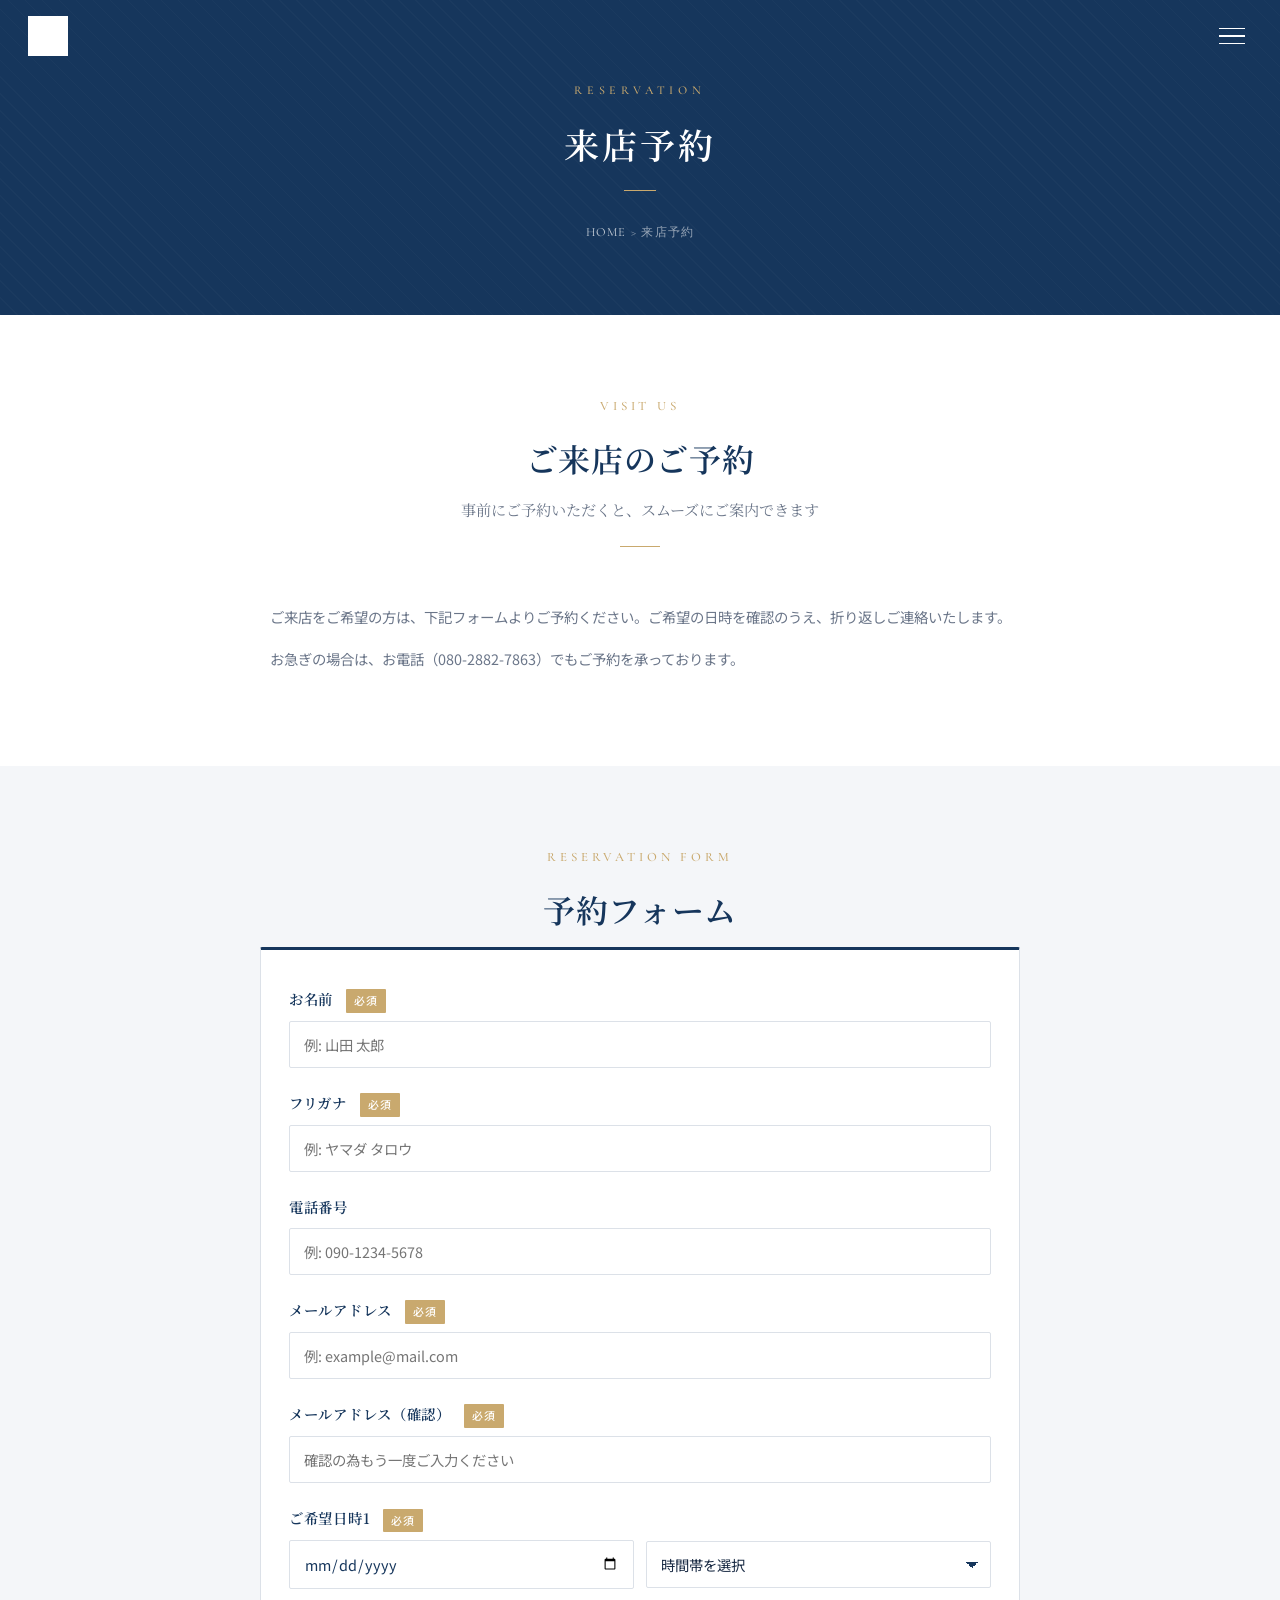
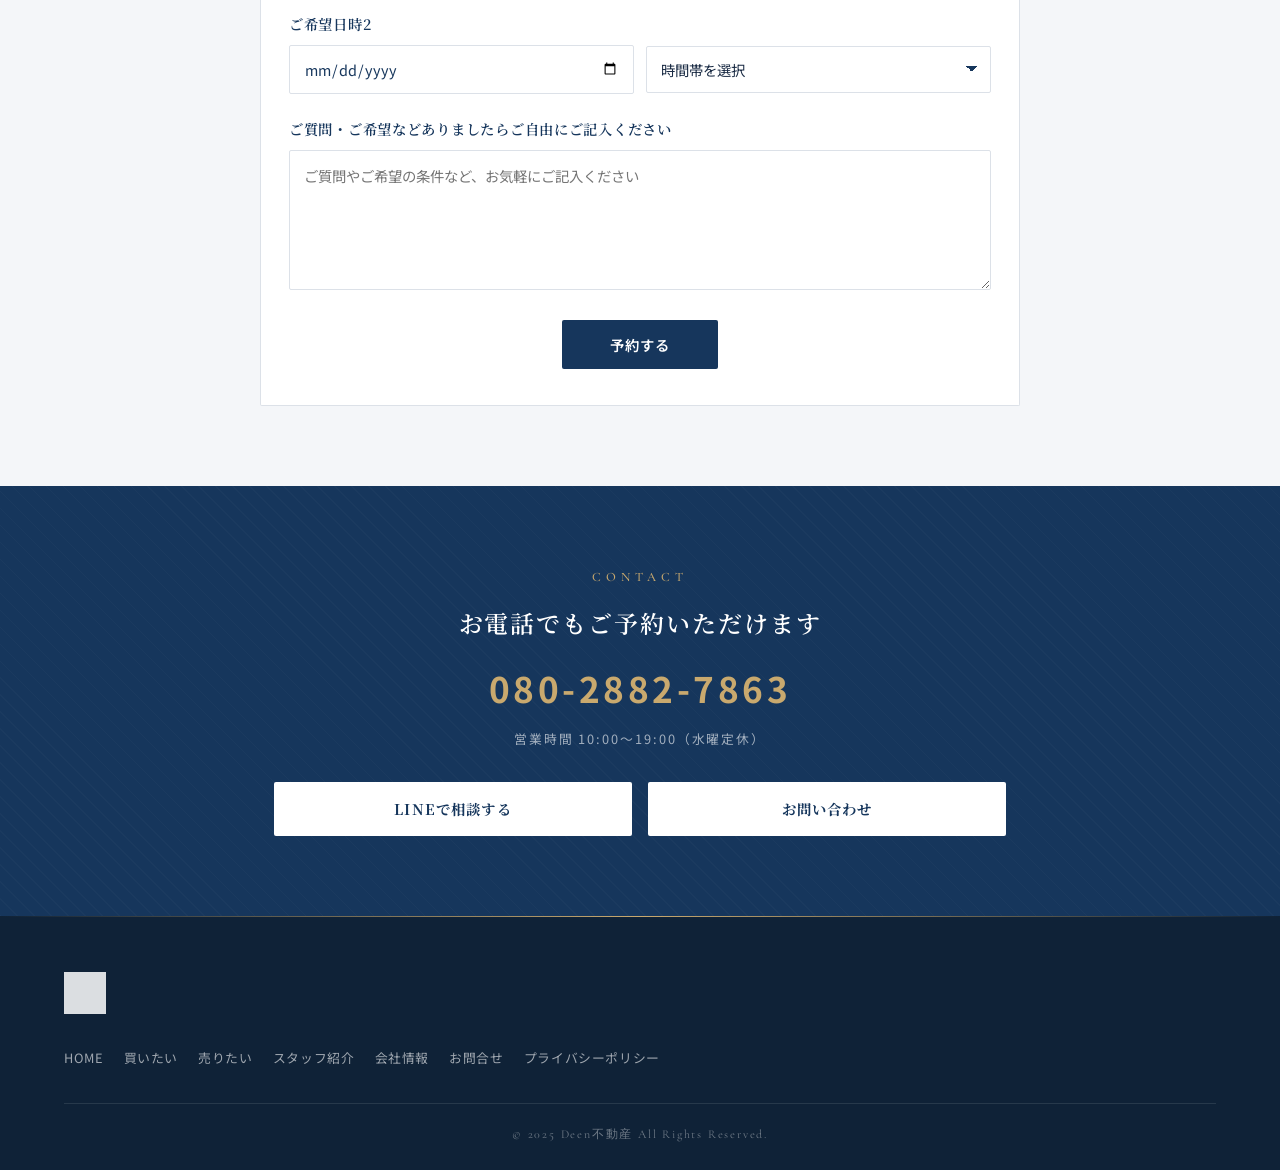
<file: reserve.html>
<!DOCTYPE html>
<html lang="ja">
<head>
  <meta charset="UTF-8">
  <meta name="viewport" content="width=device-width, initial-scale=1.0">
  <title>来店予約 | Deen不動産</title>
  <meta name="description" content="Deen不動産への来店予約はこちら。ご希望の日時をお選びいただき、お気軽にご予約ください。">
  <link rel="preconnect" href="https://fonts.googleapis.com">
  <link rel="preconnect" href="https://fonts.gstatic.com" crossorigin>
  <link href="https://fonts.googleapis.com/css2?family=Cormorant+Garamond:wght@400;500;600&family=Noto+Sans+JP:wght@300;400;500;700&family=Noto+Serif+JP:wght@400;500;600;700&display=swap" rel="stylesheet">
  <link rel="stylesheet" href="css/style.css">
</head>
<body>

  <!-- ========== HEADER ========== -->
  <header class="header">
    <input type="checkbox" id="hamburger" class="hamburger-toggle">
    <div class="header__inner">
      <a href="index.html" class="header__logo">
        <img src="logo.jpg" alt="Deen不動産">
      </a>
      <label for="hamburger" class="hamburger-label" aria-label="メニュー">
        <span></span>
        <span></span>
        <span></span>
      </label>
    </div>
    <label for="hamburger" class="menu-backdrop" aria-hidden="true"></label>
    <div class="mobile-menu">
      <div class="mobile-menu__inner">
        <div class="mobile-menu__section">
          <p class="mobile-menu__heading">Menu</p>
          <ul class="mobile-menu__nav">
            <li><a href="index.html">HOME</a></li>
            <li><a href="buy.html">買いたい</a></li>
            <li><a href="sell.html">売りたい</a></li>
            <li><a href="staff.html">スタッフ紹介</a></li>
            <li><a href="company.html">会社情報</a></li>
            <li><a href="contact.html">お問い合わせ</a></li>
          </ul>
        </div>
        <div class="mobile-menu__section">
          <p class="mobile-menu__heading">Contact</p>
          <p class="mobile-menu__tel">080-2882-7863</p>
          <p class="mobile-menu__hours">営業時間 10:00〜19:00 / 水曜定休</p>
          <div class="mobile-menu__cta">
            <a href="https://lin.ee/TUuuPNt" class="btn btn--primary">LINEで相談する</a>
            <a href="reserve.html" class="btn btn--white">来店予約する</a>
          </div>
        </div>
      </div>
    </div>
  </header>

  <!-- ========== PAGE HEADER ========== -->
  <div class="page-header">
    <h1 class="page-header__title" data-en="Reservation">来店予約</h1>
    <p class="page-header__breadcrumb"><a href="index.html">HOME</a> &gt; 来店予約</p>
  </div>

  <!-- ========== INTRO ========== -->
  <section class="section--white">
    <div class="container">
      <h2 class="section-title" data-en="Visit Us">ご来店のご予約</h2>
      <p class="section-subtitle">事前にご予約いただくと、スムーズにご案内できます</p>
      <div class="about__inner">
        <div class="about__text" style="max-width: 780px; margin: 0 auto;">
          <p>ご来店をご希望の方は、下記フォームよりご予約ください。ご希望の日時を確認のうえ、折り返しご連絡いたします。</p>
          <p>お急ぎの場合は、お電話（080-2882-7863）でもご予約を承っております。</p>
        </div>
      </div>
    </div>
  </section>

  <!-- ========== RESERVATION FORM ========== -->
  <section class="section--gray">
    <div class="container">
      <h2 class="section-title" data-en="Reservation Form">予約フォーム</h2>
      <form class="contact-form" action="https://formsubmit.co/08eb751720bed483036f2099426067f1" method="POST">
        <input type="hidden" name="_subject" value="【Deen不動産】来店予約">
        <input type="hidden" name="_captcha" value="false">
        <input type="hidden" name="_next" value="">

        <!-- お名前 -->
        <div class="contact-form__group">
          <label>お名前 <span class="required">必須</span></label>
          <input type="text" name="name" placeholder="例: 山田 太郎" required>
        </div>

        <!-- フリガナ -->
        <div class="contact-form__group">
          <label>フリガナ <span class="required">必須</span></label>
          <input type="text" name="furigana" placeholder="例: ヤマダ タロウ" required>
        </div>

        <!-- 電話番号 -->
        <div class="contact-form__group">
          <label>電話番号</label>
          <input type="tel" name="phone" placeholder="例: 090-1234-5678">
        </div>

        <!-- メールアドレス -->
        <div class="contact-form__group">
          <label>メールアドレス <span class="required">必須</span></label>
          <input type="email" name="email" placeholder="例: example@mail.com" required>
        </div>

        <!-- メールアドレス（確認） -->
        <div class="contact-form__group">
          <label>メールアドレス（確認） <span class="required">必須</span></label>
          <input type="email" name="_replyto" placeholder="確認の為もう一度ご入力ください" required>
        </div>

        <!-- ご希望日時1 -->
        <div class="contact-form__group">
          <label>ご希望日時1 <span class="required">必須</span></label>
          <div class="form-datetime">
            <div class="form-datetime__date">
              <input type="date" name="date1" required>
            </div>
            <div class="form-datetime__time">
              <select name="time1" required>
                <option value="">時間帯を選択</option>
                <option>10:00〜11:00</option>
                <option>11:00〜12:00</option>
                <option>13:00〜14:00</option>
                <option>14:00〜15:00</option>
                <option>15:00〜16:00</option>
                <option>16:00〜17:00</option>
                <option>17:00〜18:00</option>
                <option>18:00〜19:00</option>
              </select>
            </div>
          </div>
        </div>

        <!-- ご希望日時2 -->
        <div class="contact-form__group">
          <label>ご希望日時2</label>
          <div class="form-datetime">
            <div class="form-datetime__date">
              <input type="date" name="date2">
            </div>
            <div class="form-datetime__time">
              <select name="time2">
                <option value="">時間帯を選択</option>
                <option>10:00〜11:00</option>
                <option>11:00〜12:00</option>
                <option>13:00〜14:00</option>
                <option>14:00〜15:00</option>
                <option>15:00〜16:00</option>
                <option>16:00〜17:00</option>
                <option>17:00〜18:00</option>
                <option>18:00〜19:00</option>
              </select>
            </div>
          </div>
        </div>

        <!-- ご質問・ご希望 -->
        <div class="contact-form__group">
          <label>ご質問・ご希望などありましたらご自由にご記入ください</label>
          <textarea name="message" placeholder="ご質問やご希望の条件など、お気軽にご記入ください"></textarea>
        </div>

        <div class="contact-form__actions">
          <button type="submit" class="btn btn--primary" style="padding: 14px 48px;">予約する</button>
        </div>
      </form>
    </div>
  </section>

  <!-- ========== CTA ========== -->
  <section class="cta">
    <div class="container">
      <h2 class="cta__heading">お電話でもご予約いただけます</h2>
      <p class="cta__phone">080-2882-7863</p>
      <p class="cta__hours">営業時間 10:00〜19:00（水曜定休）</p>
      <div class="cta__buttons">
        <a href="https://lin.ee/TUuuPNt" class="btn btn--white">LINEで相談する</a>
        <a href="contact.html" class="btn btn--white">お問い合わせ</a>
      </div>
    </div>
  </section>

  <!-- ========== FOOTER ========== -->
  <footer class="footer">
    <div class="footer__inner">
      <div class="footer__logo">
        <img src="logo.jpg" alt="Deen不動産">
      </div>
      <nav class="footer__nav">
        <ul>
          <li><a href="index.html">HOME</a></li>
          <li><a href="buy.html">買いたい</a></li>
          <li><a href="sell.html">売りたい</a></li>
          <li><a href="staff.html">スタッフ紹介</a></li>
          <li><a href="company.html">会社情報</a></li>
          <li><a href="contact.html">お問合せ</a></li>
          <li><a href="#">プライバシーポリシー</a></li>
        </ul>
      </nav>
      <p class="footer__copy">&copy; 2025 Deen不動産 All Rights Reserved.</p>
    </div>
  </footer>

  <!-- ========== 完了ポップアップ ========== -->
  <div class="modal-overlay" id="completeModal">
    <div class="modal">
      <div class="modal__icon">&#10003;</div>
      <h3 class="modal__title">ご予約を受け付けました</h3>
      <p class="modal__text">ご予約ありがとうございます。<br>確認のご連絡を差し上げますので、しばらくお待ちください。</p>
      <button class="modal__close" id="modalClose">閉じる</button>
    </div>
  </div>

  <script src="js/main.js" defer></script>
  <script>
    // Google Apps Script ウェブアプリ URL（デプロイ後に貼り替える）
    // 手順は google-apps-script/README.md 参照
    const GAS_ENDPOINT = 'https://script.google.com/macros/s/AKfycbxZVB_-L6lAawl49jWWNEUq-vkQRoD89MB6rOsZk4Dv_3yet3DnPDhWPRJgg7LJEBHB/exec';
    const RESERVATION_TYPE = 'visit'; // 来店予約

    document.addEventListener('DOMContentLoaded', function() {
      var form = document.querySelector('.contact-form');
      var modal = document.getElementById('completeModal');
      var closeBtn = document.getElementById('modalClose');

      form.addEventListener('submit', function(e) {
        e.preventDefault();
        var formData = new FormData(form);

        // 1) FormSubmit でメール通知
        var mailFetch = fetch(form.action, {
          method: 'POST',
          body: formData,
          headers: { 'Accept': 'application/json' }
        });

        // 2) Google カレンダーに（仮）予定を追加
        if (GAS_ENDPOINT) {
          var calData = new FormData();
          calData.append('type', RESERVATION_TYPE);
          ['name','furigana','phone','email','date1','time1','date2','time2','message']
            .forEach(function(k) { calData.append(k, formData.get(k) || ''); });
          fetch(GAS_ENDPOINT, {
            method: 'POST',
            body: calData,
            mode: 'no-cors'
          }).catch(function(){ /* no-cors では失敗扱いになることあり・無視 */ });
        }

        mailFetch.then(function() {
          modal.classList.add('is-active');
          form.reset();
        }).catch(function() {
          modal.classList.add('is-active');
          form.reset();
        });
      });

      closeBtn.addEventListener('click', function() {
        modal.classList.remove('is-active');
      });

      modal.addEventListener('click', function(e) {
        if (e.target === modal) modal.classList.remove('is-active');
      });
    });
  </script>
</body>
</html>
</file>
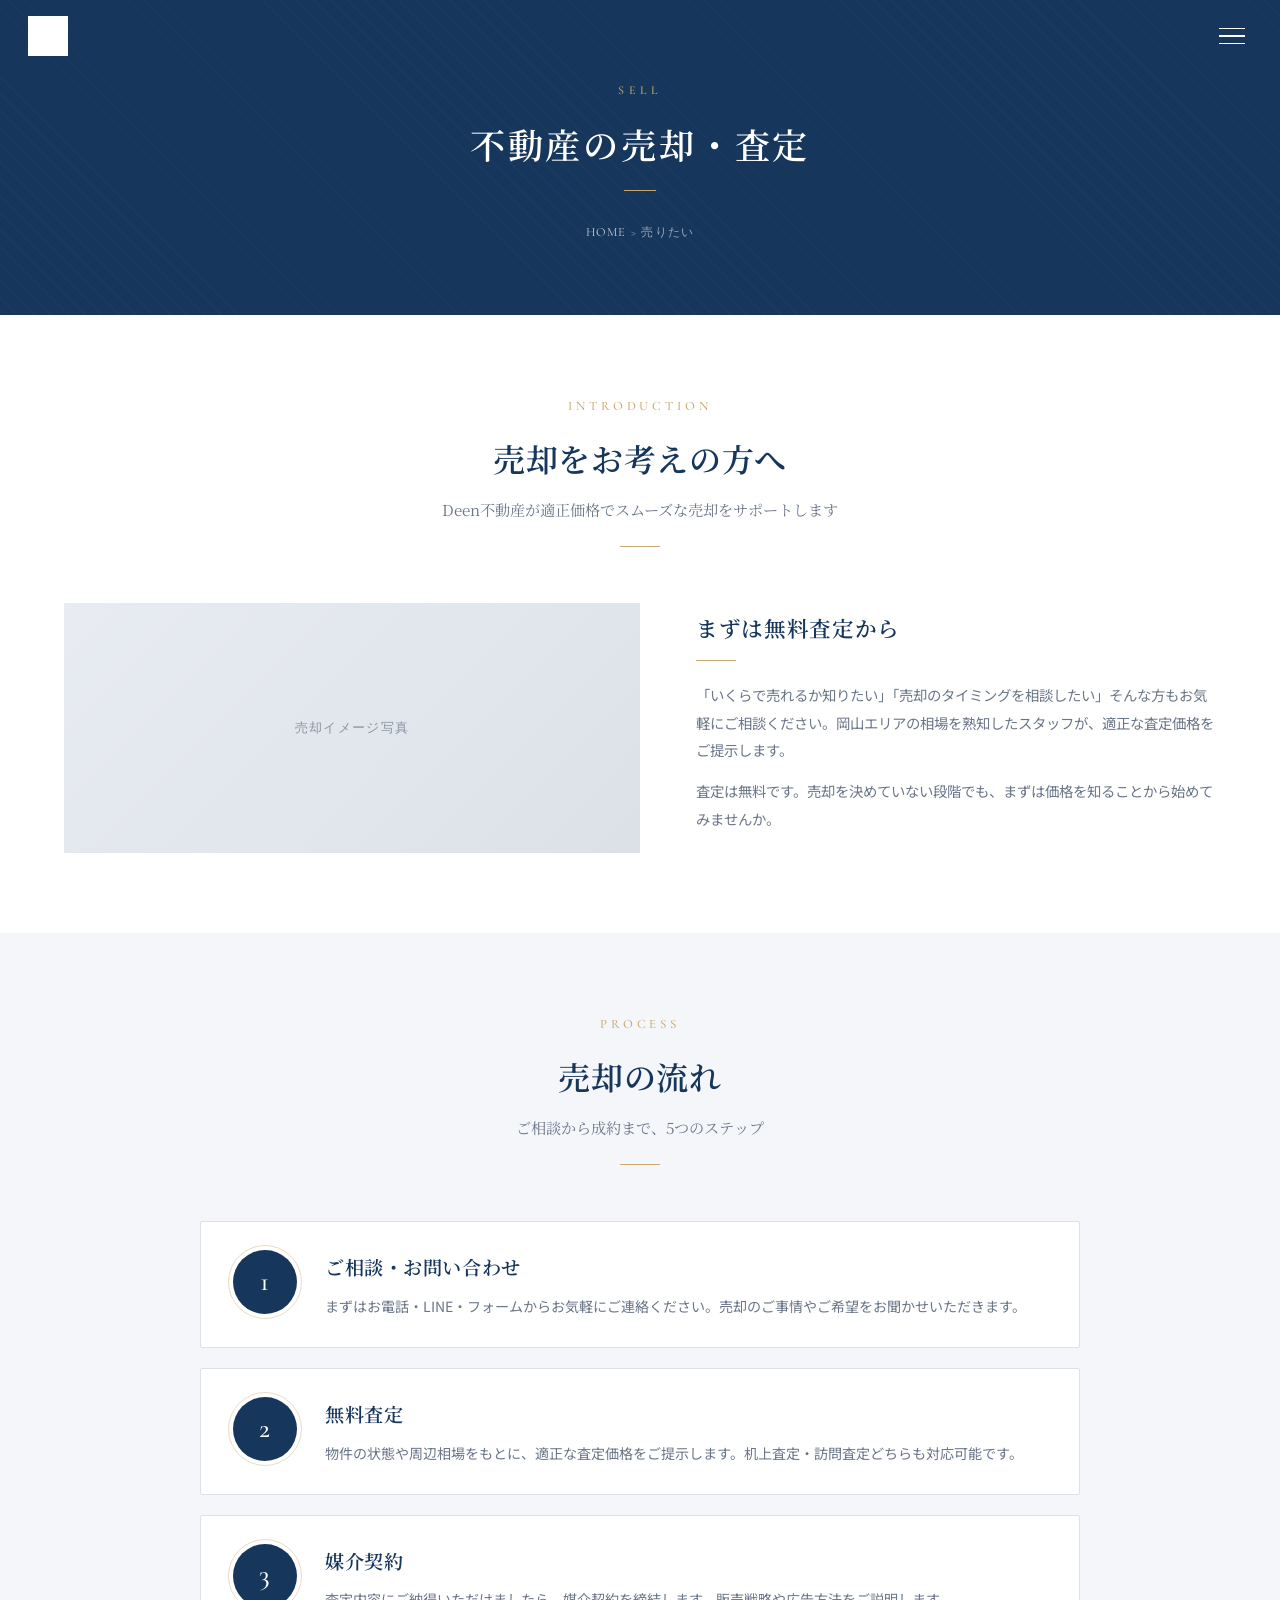
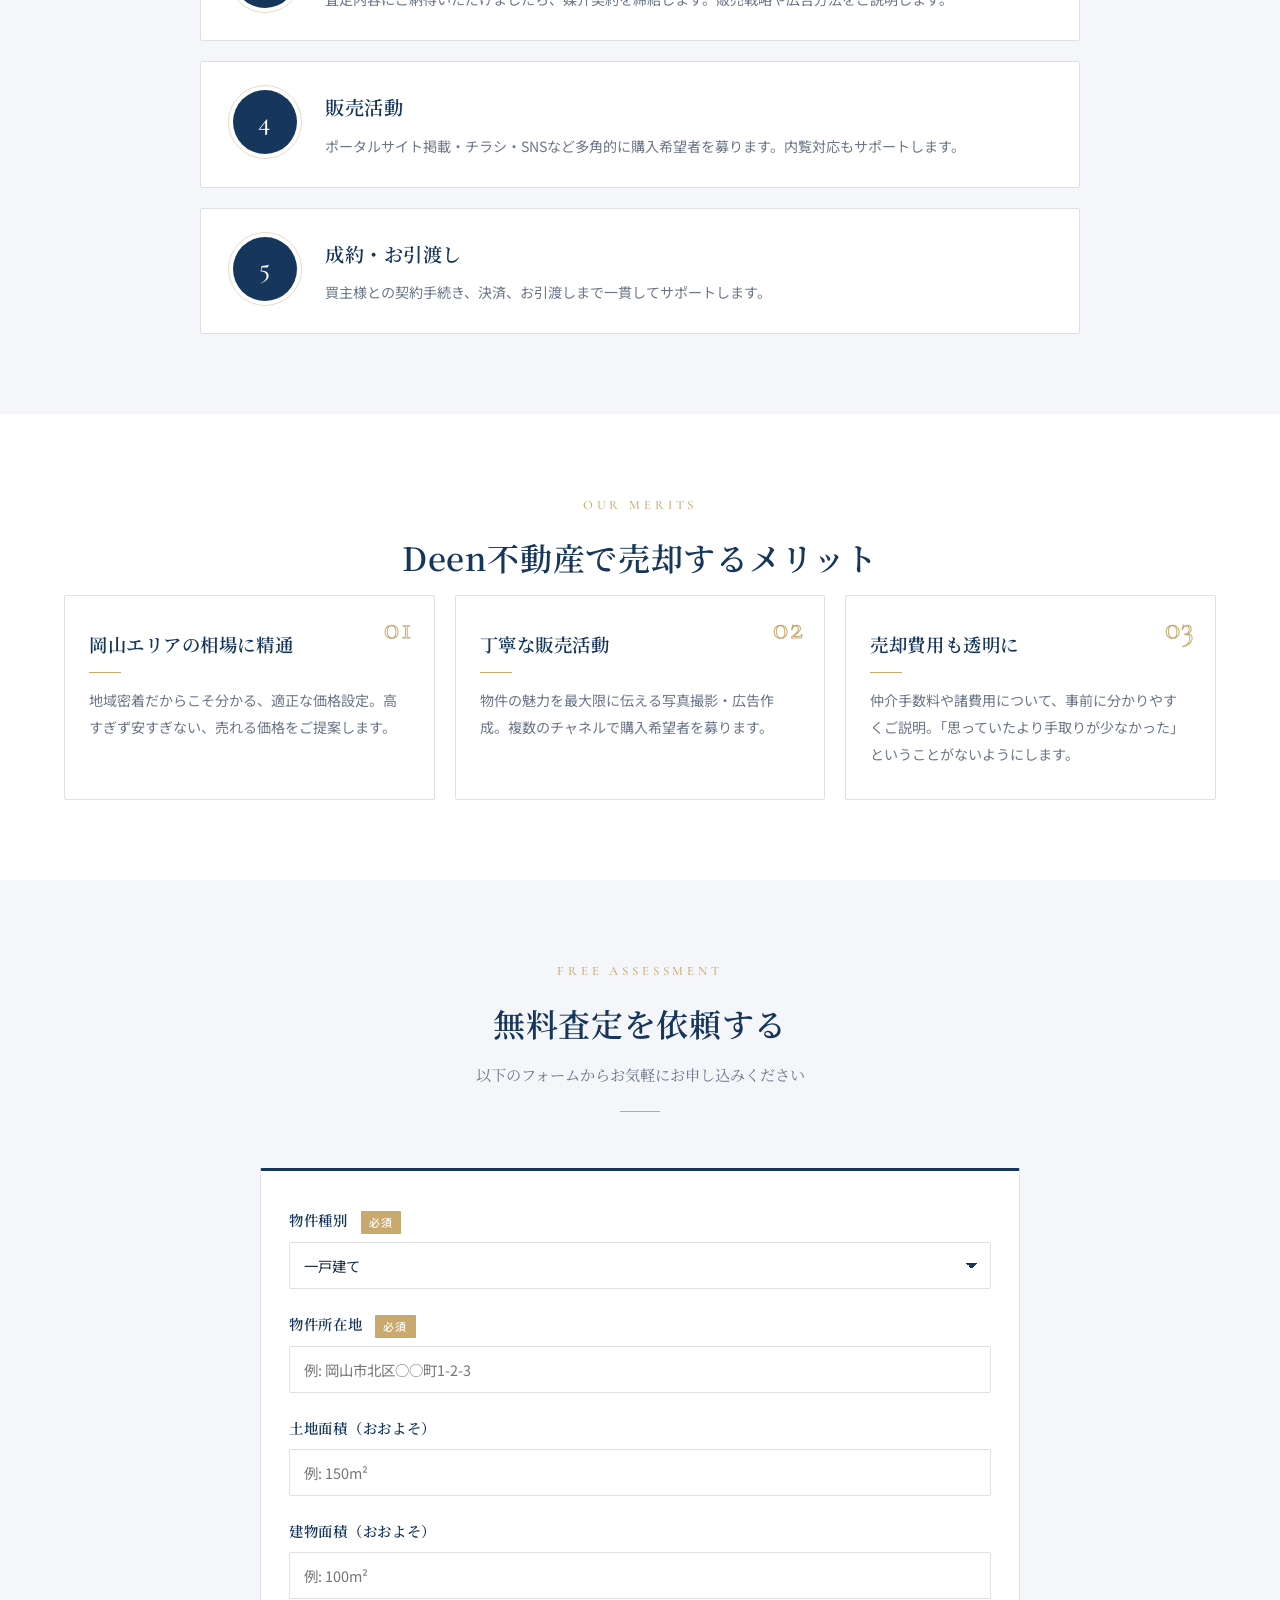
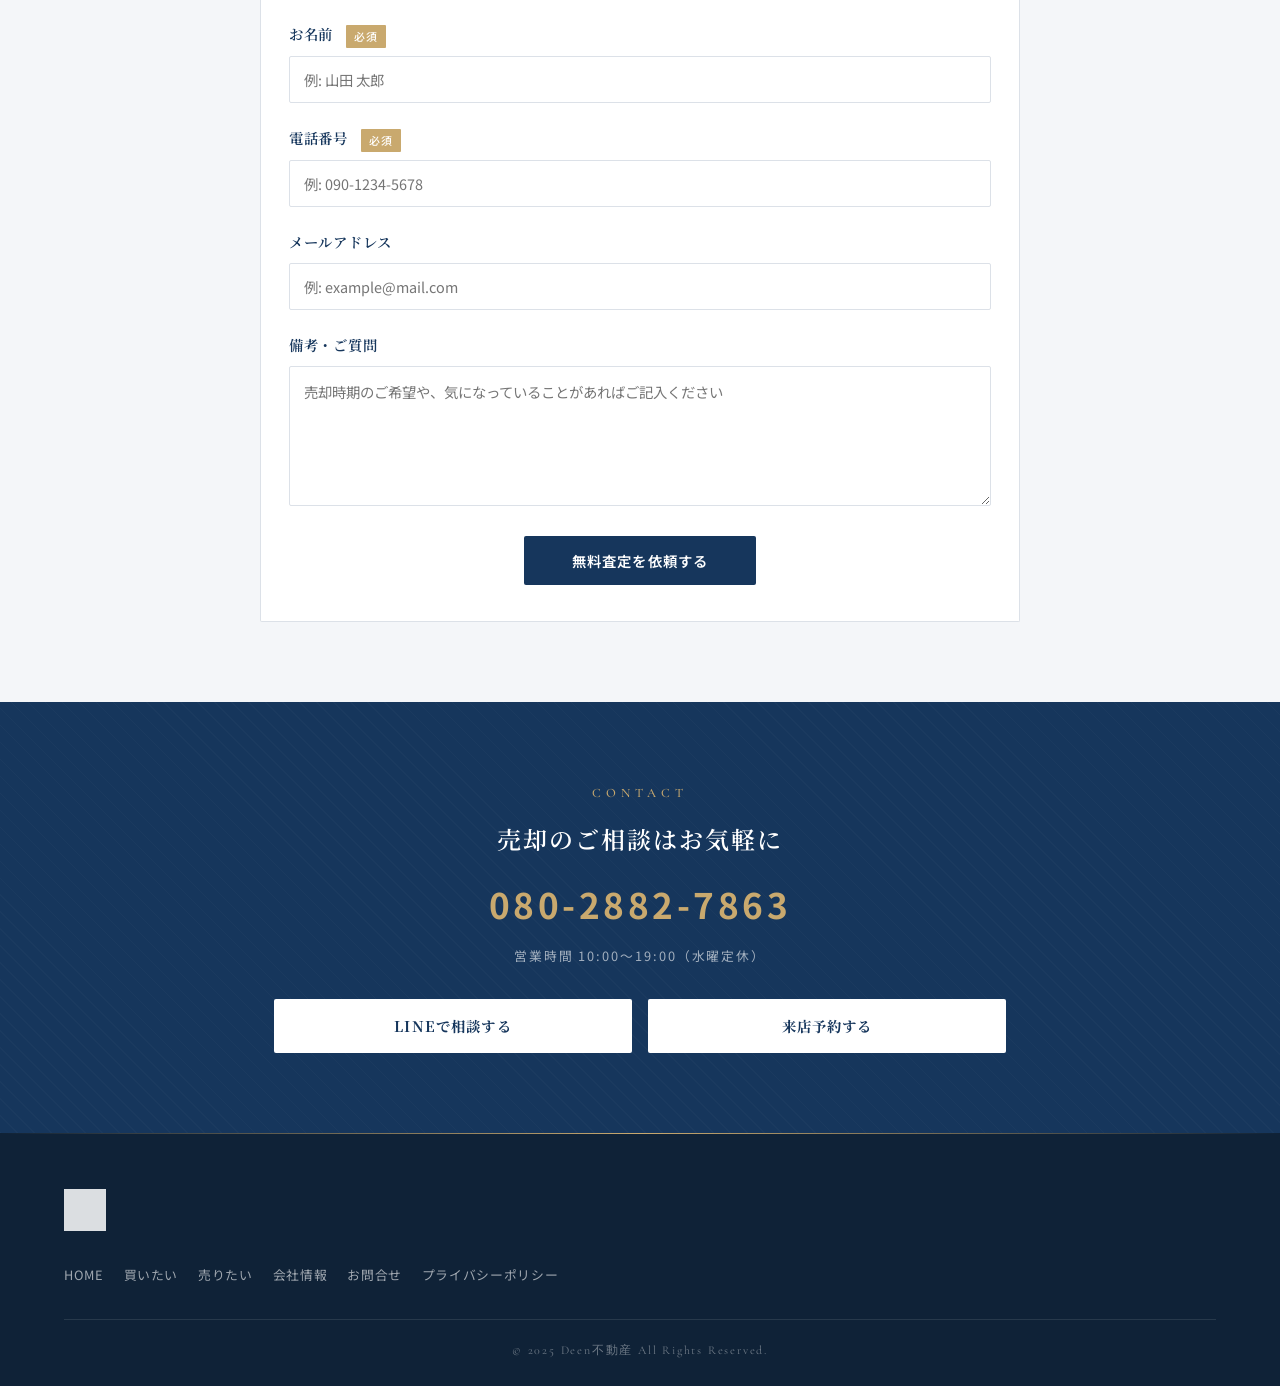
<file: sell.html>
<!DOCTYPE html>
<html lang="ja">
<head>
  <meta charset="UTF-8">
  <meta name="viewport" content="width=device-width, initial-scale=1.0">
  <title>売りたい（不動産の売却・査定） | Deen不動産</title>
  <meta name="description" content="岡山エリアで不動産の売却・査定をお考えの方へ。Deen不動産が適正価格でスムーズな売却をサポートします。無料査定受付中。">
  <link rel="preconnect" href="https://fonts.googleapis.com">
  <link rel="preconnect" href="https://fonts.gstatic.com" crossorigin>
  <link href="https://fonts.googleapis.com/css2?family=Cormorant+Garamond:wght@400;500;600&family=Noto+Sans+JP:wght@300;400;500;700&family=Noto+Serif+JP:wght@400;500;600;700&display=swap" rel="stylesheet">
  <link rel="stylesheet" href="css/style.css">
</head>
<body>

  <!-- ========== HEADER ========== -->
  <header class="header">
    <input type="checkbox" id="hamburger" class="hamburger-toggle">
    <div class="header__inner">
      <a href="index.html" class="header__logo">
        <img src="logo.jpg" alt="Deen不動産">
      </a>
      <label for="hamburger" class="hamburger-label" aria-label="メニュー">
        <span></span>
        <span></span>
        <span></span>
      </label>
    </div>
    <!-- Click-outside-to-close backdrop -->
    <label for="hamburger" class="menu-backdrop" aria-hidden="true"></label>
    <!-- Right-side drawer menu -->
    <div class="mobile-menu">
      <div class="mobile-menu__inner">
        <div class="mobile-menu__section">
          <p class="mobile-menu__heading">Menu</p>
          <ul class="mobile-menu__nav">
            <li><a href="index.html">HOME</a></li>
            <li><a href="buy.html">買いたい</a></li>
            <li><a href="sell.html">売りたい</a></li>
            <li><a href="company.html">会社情報</a></li>
            <li><a href="contact.html">お問い合わせ</a></li>
          </ul>
        </div>
        <div class="mobile-menu__section">
          <p class="mobile-menu__heading">Contact</p>
          <p class="mobile-menu__tel">080-2882-7863</p>
          <p class="mobile-menu__hours">営業時間 10:00〜19:00 / 水曜定休</p>
          <div class="mobile-menu__cta">
            <a href="https://lin.ee/TUuuPNt" class="btn btn--primary">LINEで相談する</a>
            <a href="reserve.html" class="btn btn--white">来店予約する</a>
          </div>
        </div>
      </div>
    </div>
  </header>

  <!-- ========== PAGE HEADER ========== -->
  <div class="page-header">
    <h1 class="page-header__title" data-en="Sell">不動産の売却・査定</h1>
    <p class="page-header__breadcrumb"><a href="index.html">HOME</a> &gt; 売りたい</p>
  </div>

  <!-- ========== INTRO ========== -->
  <section class="section--white">
    <div class="container">
      <h2 class="section-title" data-en="Introduction">売却をお考えの方へ</h2>
      <p class="section-subtitle">Deen不動産が適正価格でスムーズな売却をサポートします</p>
      <div class="about__inner">
        <div class="about__image placeholder" style="height:250px;">売却イメージ写真</div>
        <div class="about__text">
          <h3>まずは無料査定から</h3>
          <p>「いくらで売れるか知りたい」「売却のタイミングを相談したい」そんな方もお気軽にご相談ください。岡山エリアの相場を熟知したスタッフが、適正な査定価格をご提示します。</p>
          <p>査定は無料です。売却を決めていない段階でも、まずは価格を知ることから始めてみませんか。</p>
        </div>
      </div>
    </div>
  </section>

  <!-- ========== FLOW ========== -->
  <section class="section--gray">
    <div class="container">
      <h2 class="section-title" data-en="Process">売却の流れ</h2>
      <p class="section-subtitle">ご相談から成約まで、5つのステップ</p>
      <div class="steps">
        <div class="step">
          <div class="step__number">1</div>
          <div class="step__content">
            <h3 class="step__title">ご相談・お問い合わせ</h3>
            <p class="step__desc">まずはお電話・LINE・フォームからお気軽にご連絡ください。売却のご事情やご希望をお聞かせいただきます。</p>
          </div>
        </div>
        <div class="step">
          <div class="step__number">2</div>
          <div class="step__content">
            <h3 class="step__title">無料査定</h3>
            <p class="step__desc">物件の状態や周辺相場をもとに、適正な査定価格をご提示します。机上査定・訪問査定どちらも対応可能です。</p>
          </div>
        </div>
        <div class="step">
          <div class="step__number">3</div>
          <div class="step__content">
            <h3 class="step__title">媒介契約</h3>
            <p class="step__desc">査定内容にご納得いただけましたら、媒介契約を締結します。販売戦略や広告方法をご説明します。</p>
          </div>
        </div>
        <div class="step">
          <div class="step__number">4</div>
          <div class="step__content">
            <h3 class="step__title">販売活動</h3>
            <p class="step__desc">ポータルサイト掲載・チラシ・SNSなど多角的に購入希望者を募ります。内覧対応もサポートします。</p>
          </div>
        </div>
        <div class="step">
          <div class="step__number">5</div>
          <div class="step__content">
            <h3 class="step__title">成約・お引渡し</h3>
            <p class="step__desc">買主様との契約手続き、決済、お引渡しまで一貫してサポートします。</p>
          </div>
        </div>
      </div>
    </div>
  </section>

  <!-- ========== MERITS ========== -->
  <section class="section--white">
    <div class="container">
      <h2 class="section-title" data-en="Our Merits">Deen不動産で売却するメリット</h2>
      <div class="merit__grid">
        <div class="merit__card">
          <h3 class="merit__card-title">岡山エリアの相場に精通</h3>
          <p class="merit__card-desc">地域密着だからこそ分かる、適正な価格設定。高すぎず安すぎない、売れる価格をご提案します。</p>
        </div>
        <div class="merit__card">
          <h3 class="merit__card-title">丁寧な販売活動</h3>
          <p class="merit__card-desc">物件の魅力を最大限に伝える写真撮影・広告作成。複数のチャネルで購入希望者を募ります。</p>
        </div>
        <div class="merit__card">
          <h3 class="merit__card-title">売却費用も透明に</h3>
          <p class="merit__card-desc">仲介手数料や諸費用について、事前に分かりやすくご説明。「思っていたより手取りが少なかった」ということがないようにします。</p>
        </div>
      </div>
    </div>
  </section>

  <!-- ========== ASSESSMENT FORM ========== -->
  <section class="section--gray">
    <div class="container">
      <h2 class="section-title" data-en="Free Assessment">無料査定を依頼する</h2>
      <p class="section-subtitle">以下のフォームからお気軽にお申し込みください</p>
      <form class="contact-form" id="assessment-form" action="https://formsubmit.co/08eb751720bed483036f2099426067f1" method="POST">
        <input type="hidden" name="_subject" value="【Deen不動産】無料査定の依頼">
        <input type="hidden" name="_captcha" value="false">
        <input type="hidden" name="_next" value="">
        <div class="contact-form__group">
          <label>物件種別 <span class="required">必須</span></label>
          <select name="property_type" required>
            <option>一戸建て</option>
            <option>マンション</option>
            <option>土地</option>
            <option>その他</option>
          </select>
        </div>
        <div class="contact-form__group">
          <label>物件所在地 <span class="required">必須</span></label>
          <input type="text" name="address" placeholder="例: 岡山市北区○○町1-2-3" required>
        </div>
        <div class="contact-form__group">
          <label>土地面積（おおよそ）</label>
          <input type="text" name="land_area" placeholder="例: 150m²">
        </div>
        <div class="contact-form__group">
          <label>建物面積（おおよそ）</label>
          <input type="text" name="building_area" placeholder="例: 100m²">
        </div>
        <div class="contact-form__group">
          <label>お名前 <span class="required">必須</span></label>
          <input type="text" name="name" placeholder="例: 山田 太郎" required>
        </div>
        <div class="contact-form__group">
          <label>電話番号 <span class="required">必須</span></label>
          <input type="tel" name="phone" placeholder="例: 090-1234-5678" required>
        </div>
        <div class="contact-form__group">
          <label>メールアドレス</label>
          <input type="email" name="email" placeholder="例: example@mail.com">
        </div>
        <div class="contact-form__group">
          <label>備考・ご質問</label>
          <textarea name="message" placeholder="売却時期のご希望や、気になっていることがあればご記入ください"></textarea>
        </div>
        <div class="contact-form__actions">
          <button type="submit" class="btn btn--primary" style="padding: 14px 48px;">無料査定を依頼する</button>
        </div>
      </form>
    </div>
  </section>

  <!-- ========== CTA ========== -->
  <section class="cta">
    <div class="container">
      <h2 class="cta__heading">売却のご相談はお気軽に</h2>
      <p class="cta__phone">080-2882-7863</p>
      <p class="cta__hours">営業時間 10:00〜19:00（水曜定休）</p>
      <div class="cta__buttons">
        <a href="https://lin.ee/TUuuPNt" class="btn btn--white">LINEで相談する</a>
        <a href="reserve.html" class="btn btn--white">来店予約する</a>
      </div>
    </div>
  </section>

  <!-- ========== FOOTER ========== -->
  <footer class="footer">
    <div class="footer__inner">
      <div class="footer__logo">
        <img src="logo.jpg" alt="Deen不動産">
      </div>
      <nav class="footer__nav">
        <ul>
          <li><a href="index.html">HOME</a></li>
          <!-- <li><a href="rent.html">借りたい</a></li> -->
          <!-- <li><a href="#">貸したい</a></li> -->
          <li><a href="buy.html">買いたい</a></li>
          <li><a href="sell.html">売りたい</a></li>
          <li><a href="company.html">会社情報</a></li>
          <li><a href="contact.html">お問合せ</a></li>
          <li><a href="#">プライバシーポリシー</a></li>
        </ul>
      </nav>
      <p class="footer__copy">&copy; 2025 Deen不動産 All Rights Reserved.</p>
    </div>
  </footer>

  <!-- ========== 完了ポップアップ ========== -->
  <div class="modal-overlay" id="completeModal">
    <div class="modal">
      <div class="modal__icon">&#10003;</div>
      <h3 class="modal__title">送信が完了しました</h3>
      <p class="modal__text">無料査定のご依頼ありがとうございます。<br>内容を確認のうえ、折り返しご連絡いたします。</p>
      <button class="modal__close" id="modalClose">閉じる</button>
    </div>
  </div>

  <script src="js/main.js" defer></script>
  <script>
    document.addEventListener('DOMContentLoaded', function() {
      var form = document.getElementById('assessment-form');
      var modal = document.getElementById('completeModal');
      var closeBtn = document.getElementById('modalClose');
      if (!form || !modal) return;

      form.addEventListener('submit', function(e) {
        e.preventDefault();
        var formData = new FormData(form);
        fetch(form.action, {
          method: 'POST',
          body: formData,
          headers: { 'Accept': 'application/json' }
        }).then(function() {
          modal.classList.add('is-active');
          form.reset();
        }).catch(function() {
          modal.classList.add('is-active');
          form.reset();
        });
      });

      closeBtn.addEventListener('click', function() {
        modal.classList.remove('is-active');
      });

      modal.addEventListener('click', function(e) {
        if (e.target === modal) modal.classList.remove('is-active');
      });
    });
  </script>
</body>
</html>
</file>
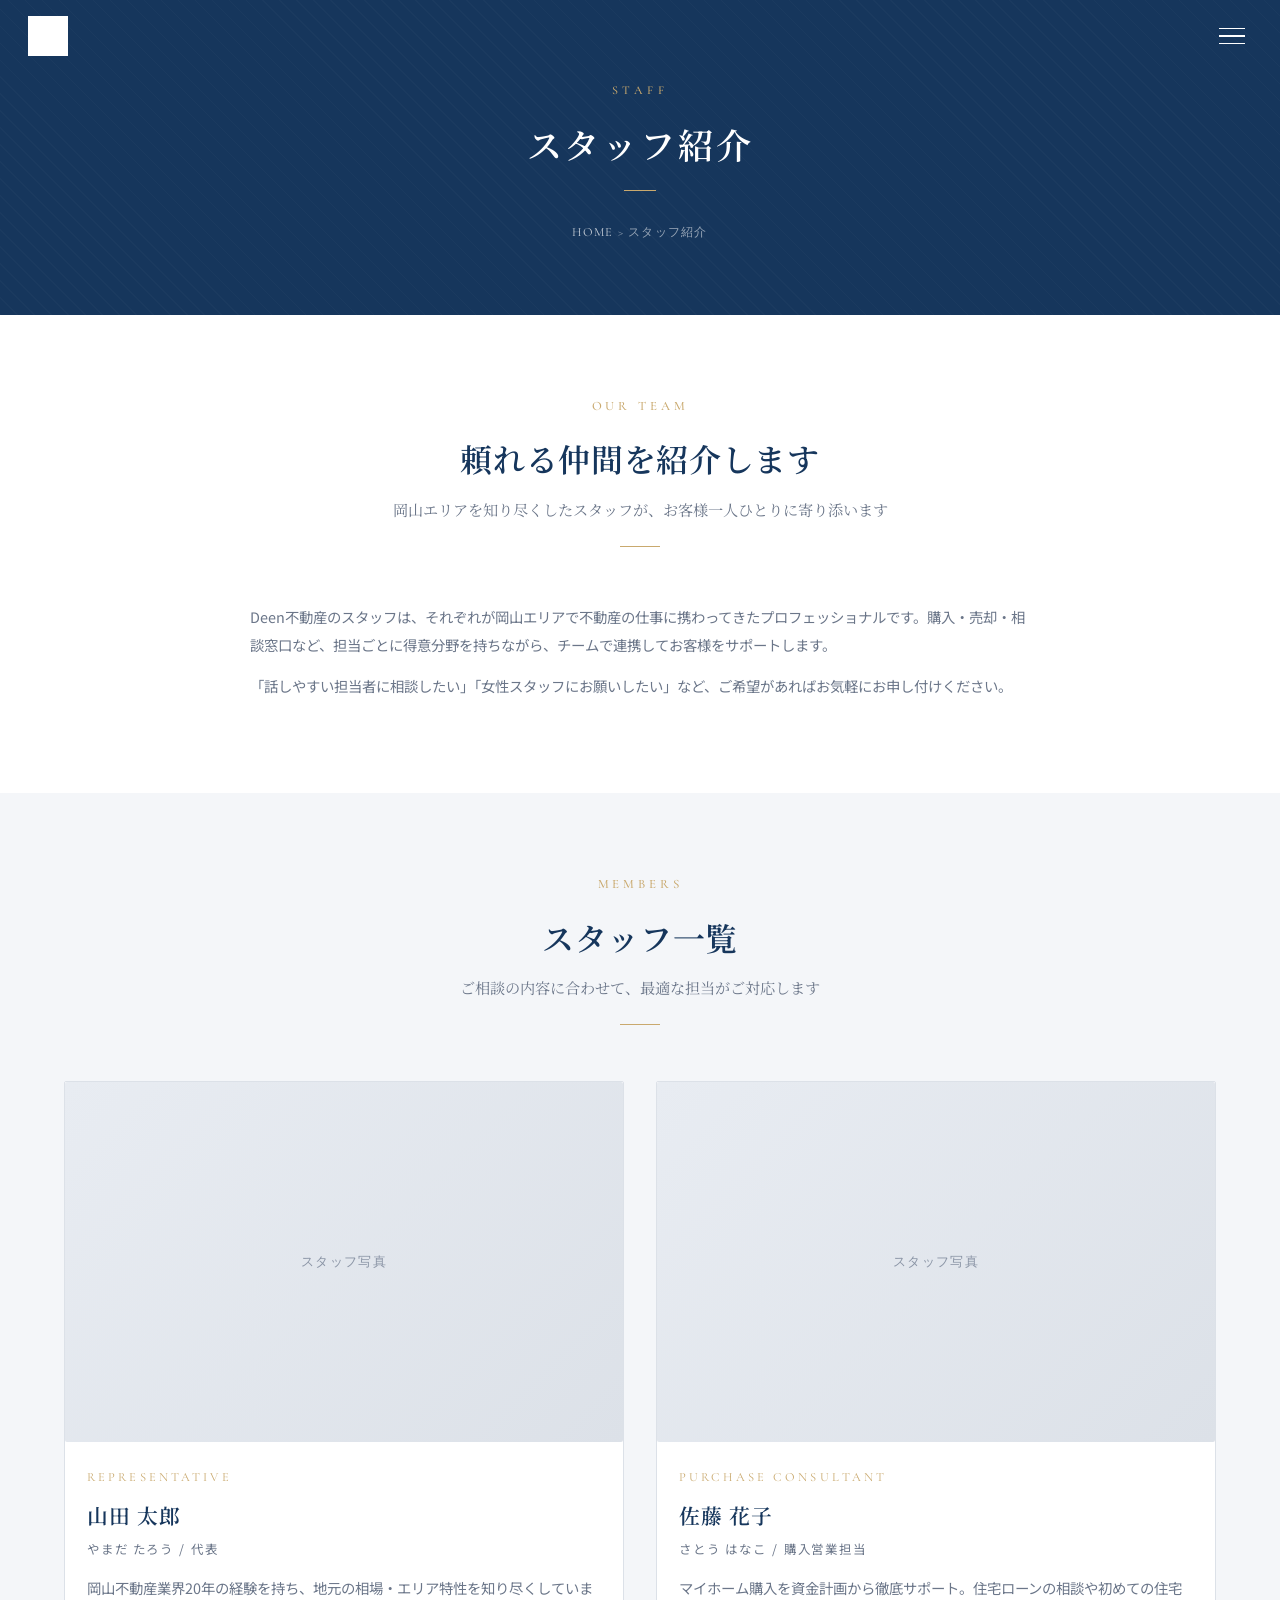
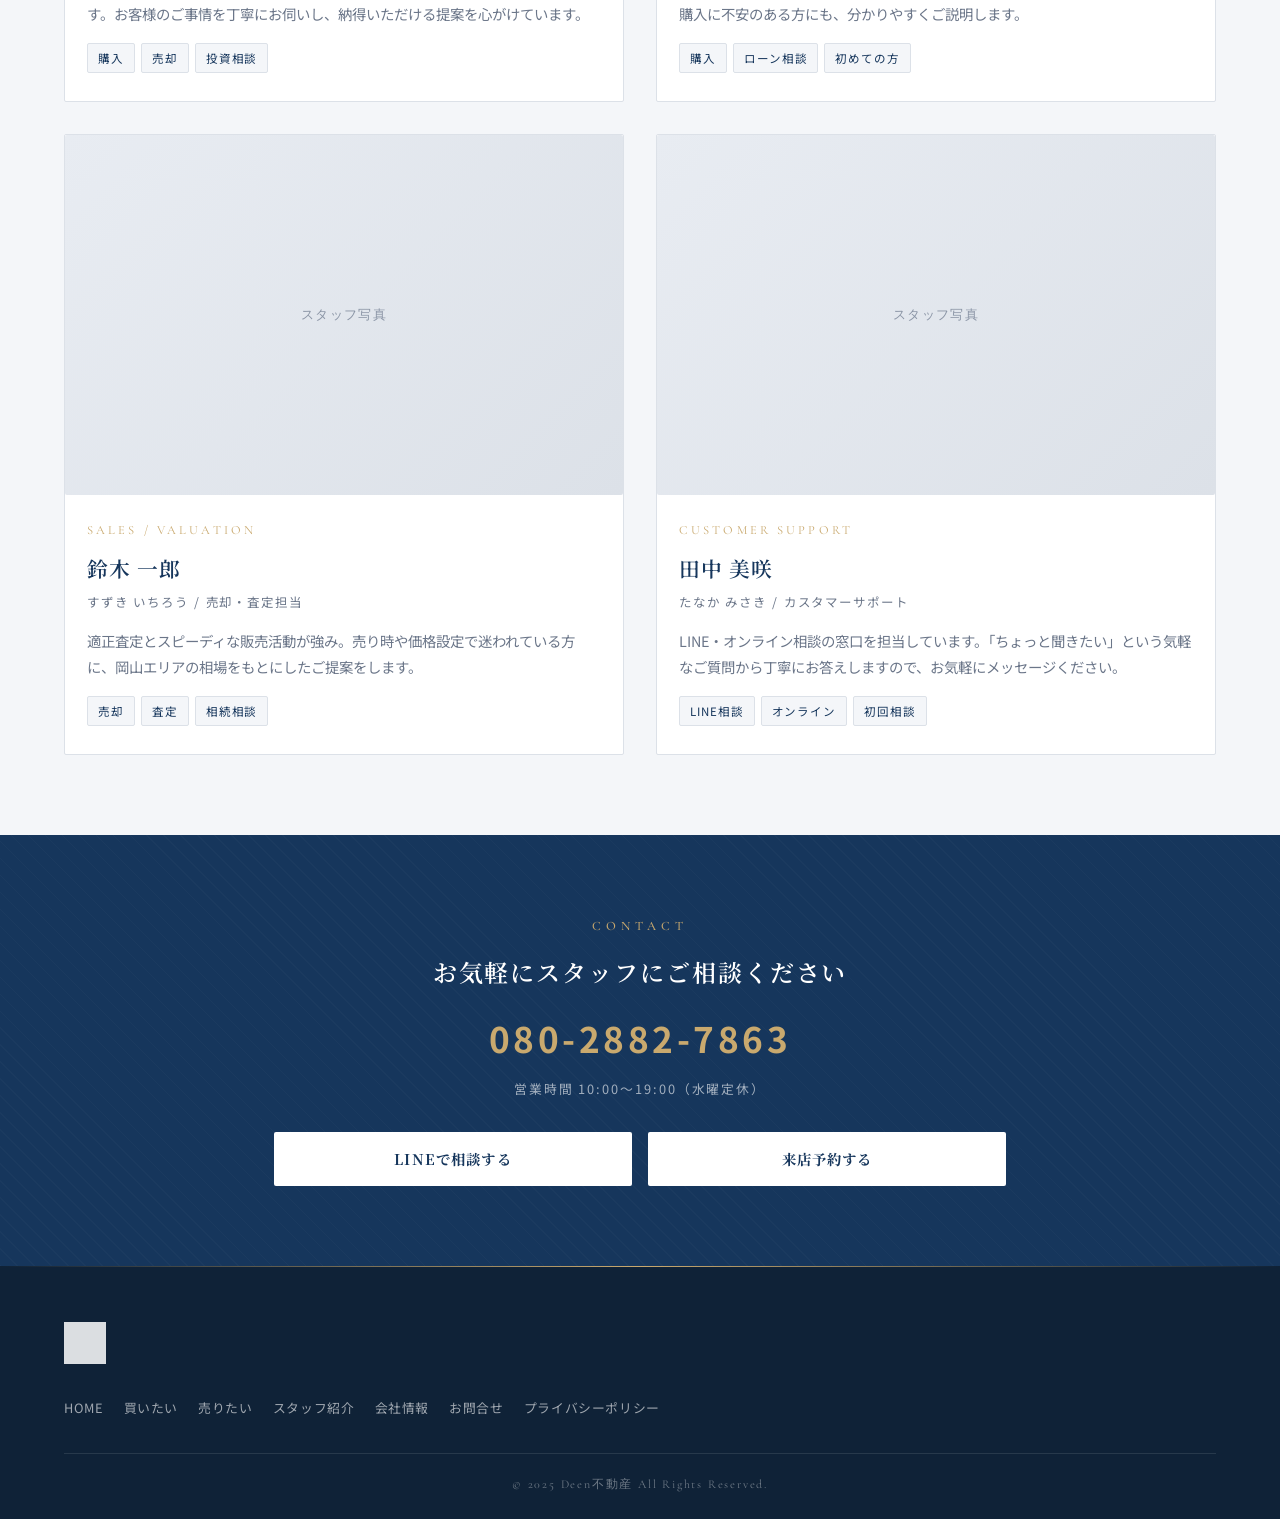
<file: staff.html>
<!DOCTYPE html>
<html lang="ja">
<head>
  <meta charset="UTF-8">
  <meta name="viewport" content="width=device-width, initial-scale=1.0">
  <title>スタッフ紹介 | Deen不動産</title>
  <meta name="description" content="Deen不動産のスタッフ紹介。岡山エリアを知り尽くしたプロフェッショナルがお客様の不動産に関するご相談をサポートします。">
  <link rel="preconnect" href="https://fonts.googleapis.com">
  <link rel="preconnect" href="https://fonts.gstatic.com" crossorigin>
  <link href="https://fonts.googleapis.com/css2?family=Cormorant+Garamond:wght@400;500;600&family=Noto+Sans+JP:wght@300;400;500;700&family=Noto+Serif+JP:wght@400;500;600;700&display=swap" rel="stylesheet">
  <link rel="stylesheet" href="css/style.css">
</head>
<body>

  <!-- ========== HEADER ========== -->
  <header class="header">
    <input type="checkbox" id="hamburger" class="hamburger-toggle">
    <div class="header__inner">
      <a href="index.html" class="header__logo">
        <img src="logo.jpg" alt="Deen不動産">
      </a>
      <label for="hamburger" class="hamburger-label" aria-label="メニュー">
        <span></span>
        <span></span>
        <span></span>
      </label>
    </div>
    <!-- Click-outside-to-close backdrop -->
    <label for="hamburger" class="menu-backdrop" aria-hidden="true"></label>
    <!-- Right-side drawer menu -->
    <div class="mobile-menu">
      <div class="mobile-menu__inner">
        <div class="mobile-menu__section">
          <p class="mobile-menu__heading">Menu</p>
          <ul class="mobile-menu__nav">
            <li><a href="index.html">HOME</a></li>
            <li><a href="buy.html">買いたい</a></li>
            <li><a href="sell.html">売りたい</a></li>
            <li><a href="staff.html">スタッフ紹介</a></li>
            <li><a href="company.html">会社情報</a></li>
            <li><a href="contact.html">お問い合わせ</a></li>
          </ul>
        </div>
        <div class="mobile-menu__section">
          <p class="mobile-menu__heading">Contact</p>
          <p class="mobile-menu__tel">080-2882-7863</p>
          <p class="mobile-menu__hours">営業時間 10:00〜19:00 / 水曜定休</p>
          <div class="mobile-menu__cta">
            <a href="https://lin.ee/TUuuPNt" class="btn btn--primary">LINEで相談する</a>
            <a href="reserve.html" class="btn btn--white">来店予約する</a>
          </div>
        </div>
      </div>
    </div>
  </header>

  <!-- ========== PAGE HEADER ========== -->
  <div class="page-header">
    <h1 class="page-header__title" data-en="Staff">スタッフ紹介</h1>
    <p class="page-header__breadcrumb"><a href="index.html">HOME</a> &gt; スタッフ紹介</p>
  </div>

  <!-- ========== INTRO ========== -->
  <section class="section--white">
    <div class="container">
      <h2 class="section-title" data-en="Our Team">頼れる仲間を紹介します</h2>
      <p class="section-subtitle">岡山エリアを知り尽くしたスタッフが、お客様一人ひとりに寄り添います</p>
      <div class="about__inner">
        <div class="about__text" style="max-width: 780px; margin: 0 auto;">
          <p>Deen不動産のスタッフは、それぞれが岡山エリアで不動産の仕事に携わってきたプロフェッショナルです。購入・売却・相談窓口など、担当ごとに得意分野を持ちながら、チームで連携してお客様をサポートします。</p>
          <p>「話しやすい担当者に相談したい」「女性スタッフにお願いしたい」など、ご希望があればお気軽にお申し付けください。</p>
        </div>
      </div>
    </div>
  </section>

  <!-- ========== STAFF GRID ========== -->
  <section class="section--gray">
    <div class="container">
      <h2 class="section-title" data-en="Members">スタッフ一覧</h2>
      <p class="section-subtitle">ご相談の内容に合わせて、最適な担当がご対応します</p>
      <div class="staff__grid">

        <!-- Staff 1 -->
        <div class="staff__card">
          <div class="staff__card-image placeholder">スタッフ写真</div>
          <div class="staff__card-body">
            <p class="staff__role">Representative</p>
            <h3 class="staff__card-name">山田 太郎</h3>
            <p class="staff__card-kana">やまだ たろう / 代表</p>
            <p class="staff__card-desc">岡山不動産業界20年の経験を持ち、地元の相場・エリア特性を知り尽くしています。お客様のご事情を丁寧にお伺いし、納得いただける提案を心がけています。</p>
            <div class="staff__tags">
              <span class="staff__tag">購入</span>
              <span class="staff__tag">売却</span>
              <span class="staff__tag">投資相談</span>
            </div>
          </div>
        </div>

        <!-- Staff 2 -->
        <div class="staff__card">
          <div class="staff__card-image placeholder">スタッフ写真</div>
          <div class="staff__card-body">
            <p class="staff__role">Purchase Consultant</p>
            <h3 class="staff__card-name">佐藤 花子</h3>
            <p class="staff__card-kana">さとう はなこ / 購入営業担当</p>
            <p class="staff__card-desc">マイホーム購入を資金計画から徹底サポート。住宅ローンの相談や初めての住宅購入に不安のある方にも、分かりやすくご説明します。</p>
            <div class="staff__tags">
              <span class="staff__tag">購入</span>
              <span class="staff__tag">ローン相談</span>
              <span class="staff__tag">初めての方</span>
            </div>
          </div>
        </div>

        <!-- Staff 3 -->
        <div class="staff__card">
          <div class="staff__card-image placeholder">スタッフ写真</div>
          <div class="staff__card-body">
            <p class="staff__role">Sales / Valuation</p>
            <h3 class="staff__card-name">鈴木 一郎</h3>
            <p class="staff__card-kana">すずき いちろう / 売却・査定担当</p>
            <p class="staff__card-desc">適正査定とスピーディな販売活動が強み。売り時や価格設定で迷われている方に、岡山エリアの相場をもとにしたご提案をします。</p>
            <div class="staff__tags">
              <span class="staff__tag">売却</span>
              <span class="staff__tag">査定</span>
              <span class="staff__tag">相続相談</span>
            </div>
          </div>
        </div>

        <!-- Staff 4 -->
        <div class="staff__card">
          <div class="staff__card-image placeholder">スタッフ写真</div>
          <div class="staff__card-body">
            <p class="staff__role">Customer Support</p>
            <h3 class="staff__card-name">田中 美咲</h3>
            <p class="staff__card-kana">たなか みさき / カスタマーサポート</p>
            <p class="staff__card-desc">LINE・オンライン相談の窓口を担当しています。「ちょっと聞きたい」という気軽なご質問から丁寧にお答えしますので、お気軽にメッセージください。</p>
            <div class="staff__tags">
              <span class="staff__tag">LINE相談</span>
              <span class="staff__tag">オンライン</span>
              <span class="staff__tag">初回相談</span>
            </div>
          </div>
        </div>

      </div>
    </div>
  </section>

  <!-- ========== CTA ========== -->
  <section class="cta">
    <div class="container">
      <h2 class="cta__heading">お気軽にスタッフにご相談ください</h2>
      <p class="cta__phone">080-2882-7863</p>
      <p class="cta__hours">営業時間 10:00〜19:00（水曜定休）</p>
      <div class="cta__buttons">
        <a href="https://lin.ee/TUuuPNt" class="btn btn--white">LINEで相談する</a>
        <a href="reserve.html" class="btn btn--white">来店予約する</a>
      </div>
    </div>
  </section>

  <!-- ========== FOOTER ========== -->
  <footer class="footer">
    <div class="footer__inner">
      <div class="footer__logo">
        <img src="logo.jpg" alt="Deen不動産">
      </div>
      <nav class="footer__nav">
        <ul>
          <li><a href="index.html">HOME</a></li>
          <!-- <li><a href="rent.html">借りたい</a></li> -->
          <!-- <li><a href="#">貸したい</a></li> -->
          <li><a href="buy.html">買いたい</a></li>
          <li><a href="sell.html">売りたい</a></li>
          <li><a href="staff.html">スタッフ紹介</a></li>
          <li><a href="company.html">会社情報</a></li>
          <li><a href="contact.html">お問合せ</a></li>
          <li><a href="#">プライバシーポリシー</a></li>
        </ul>
      </nav>
      <p class="footer__copy">&copy; 2025 Deen不動産 All Rights Reserved.</p>
    </div>
  </footer>

  <script src="js/main.js" defer></script>
</body>
</html>
</file>
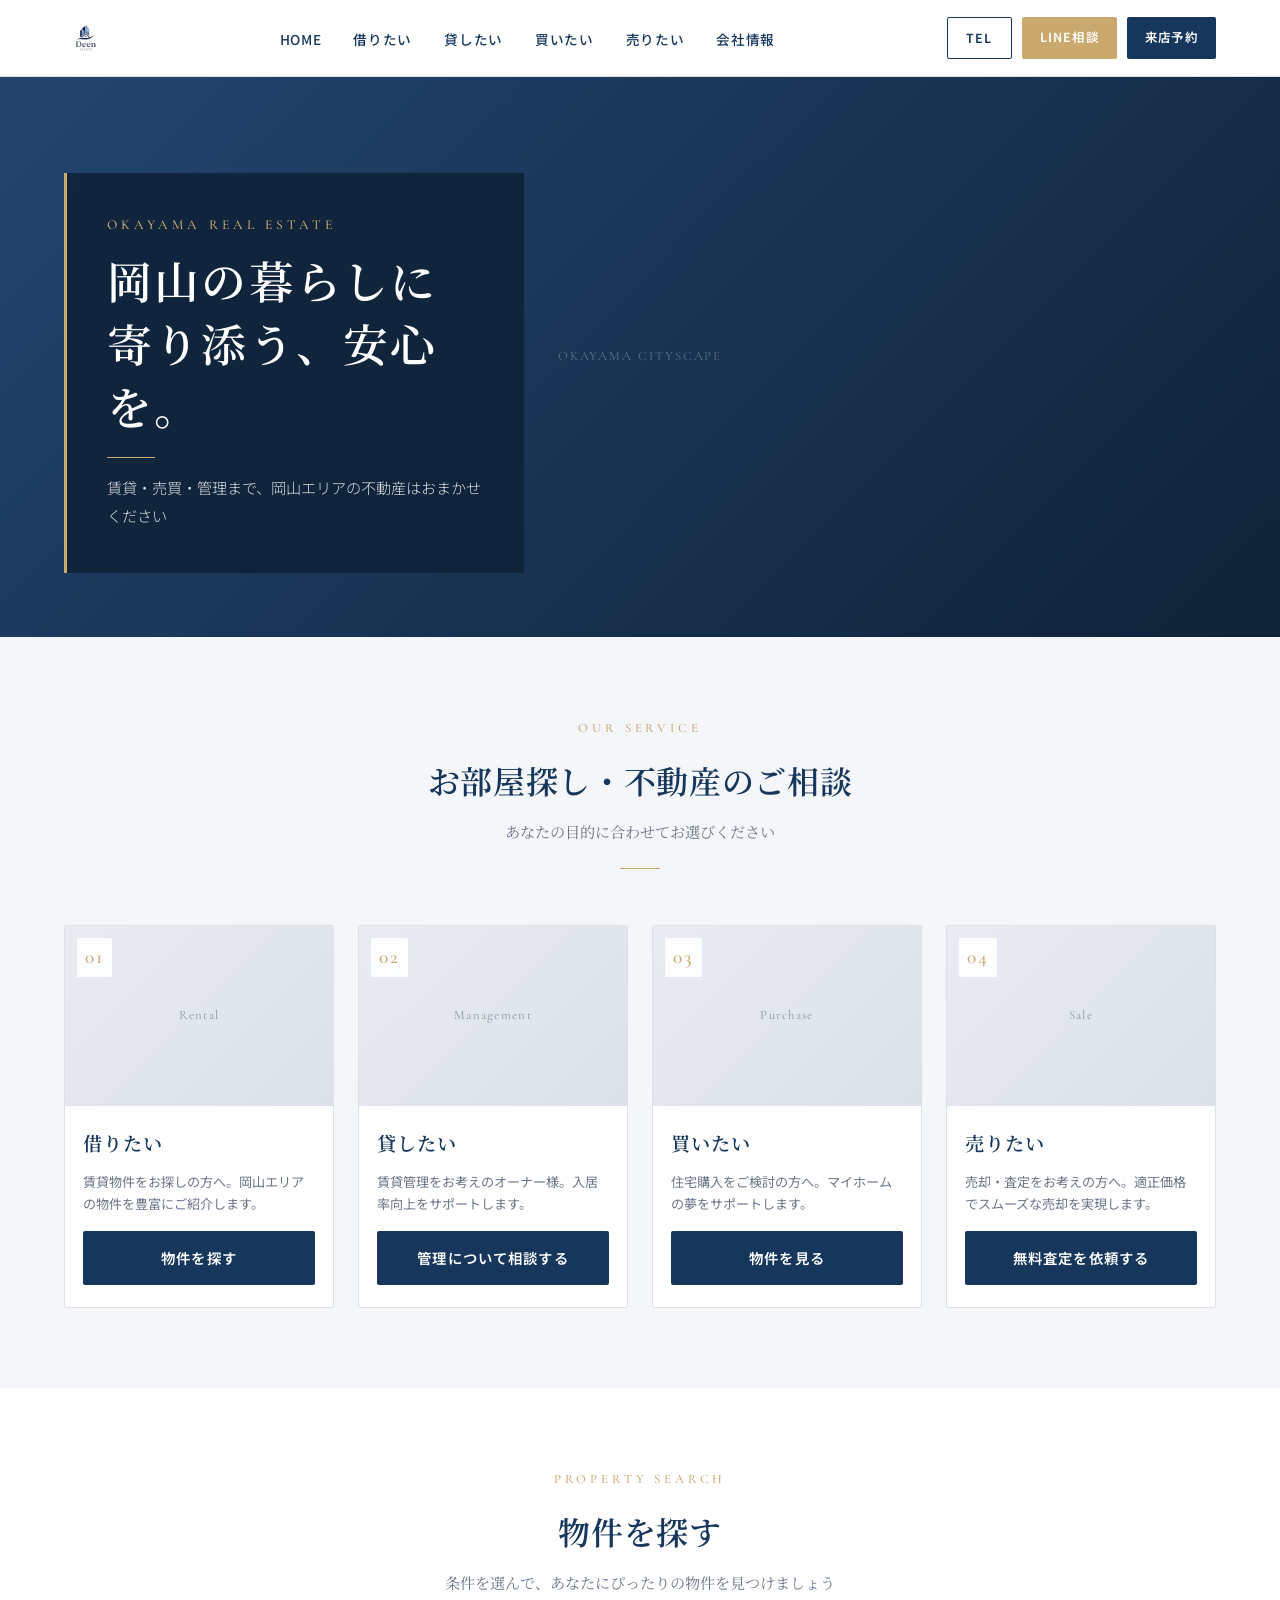
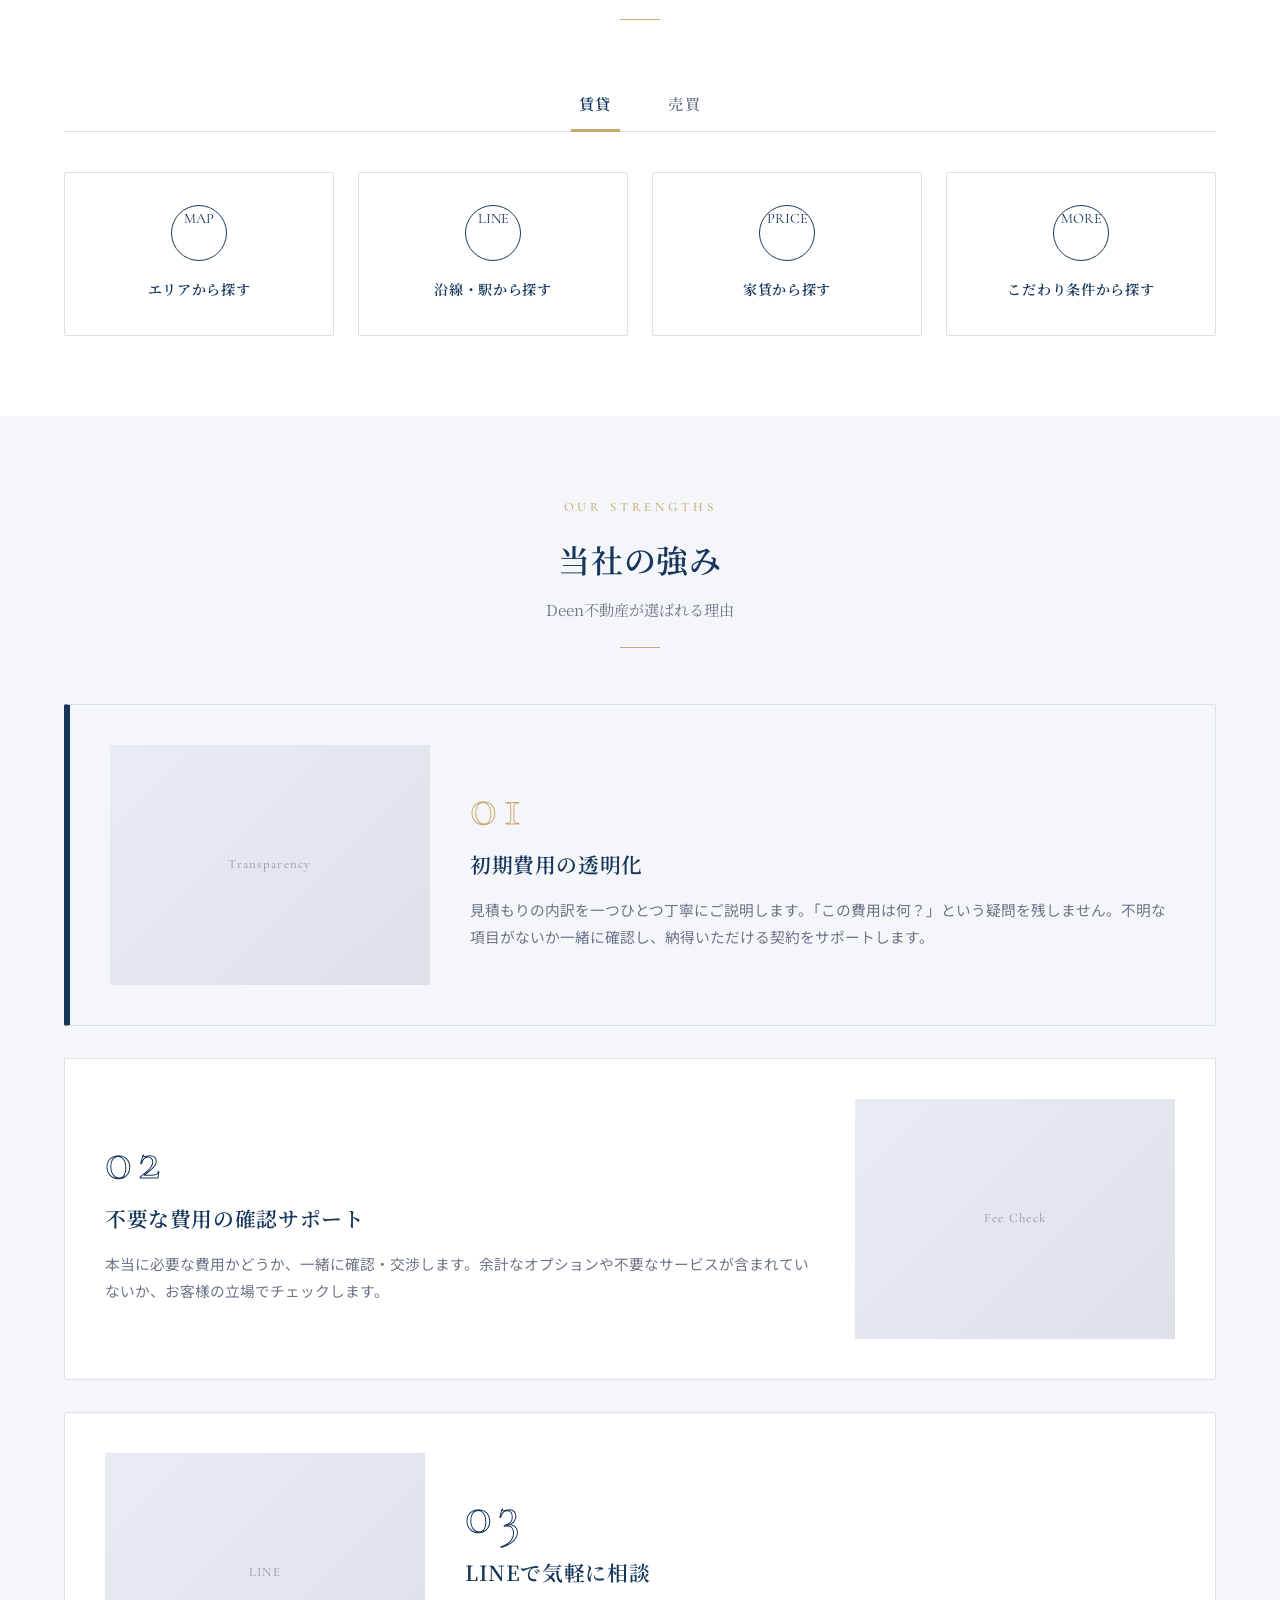
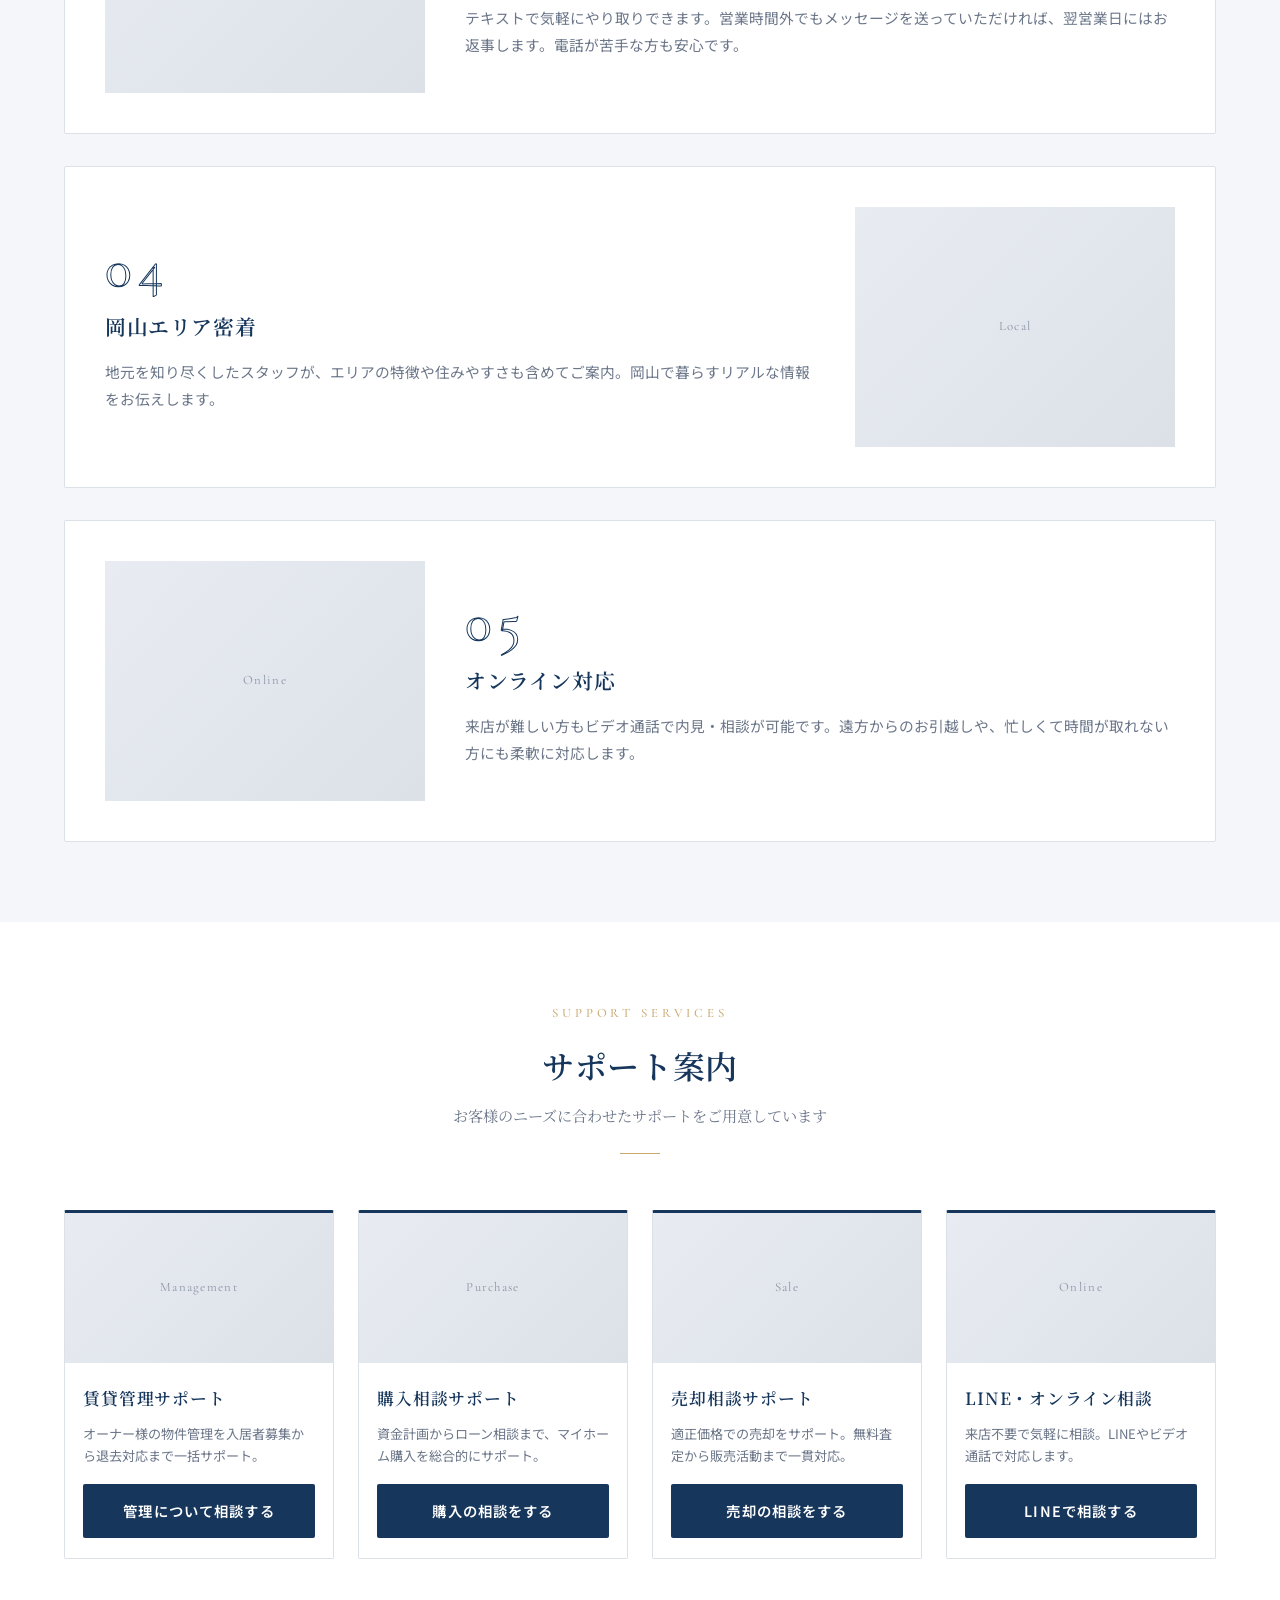
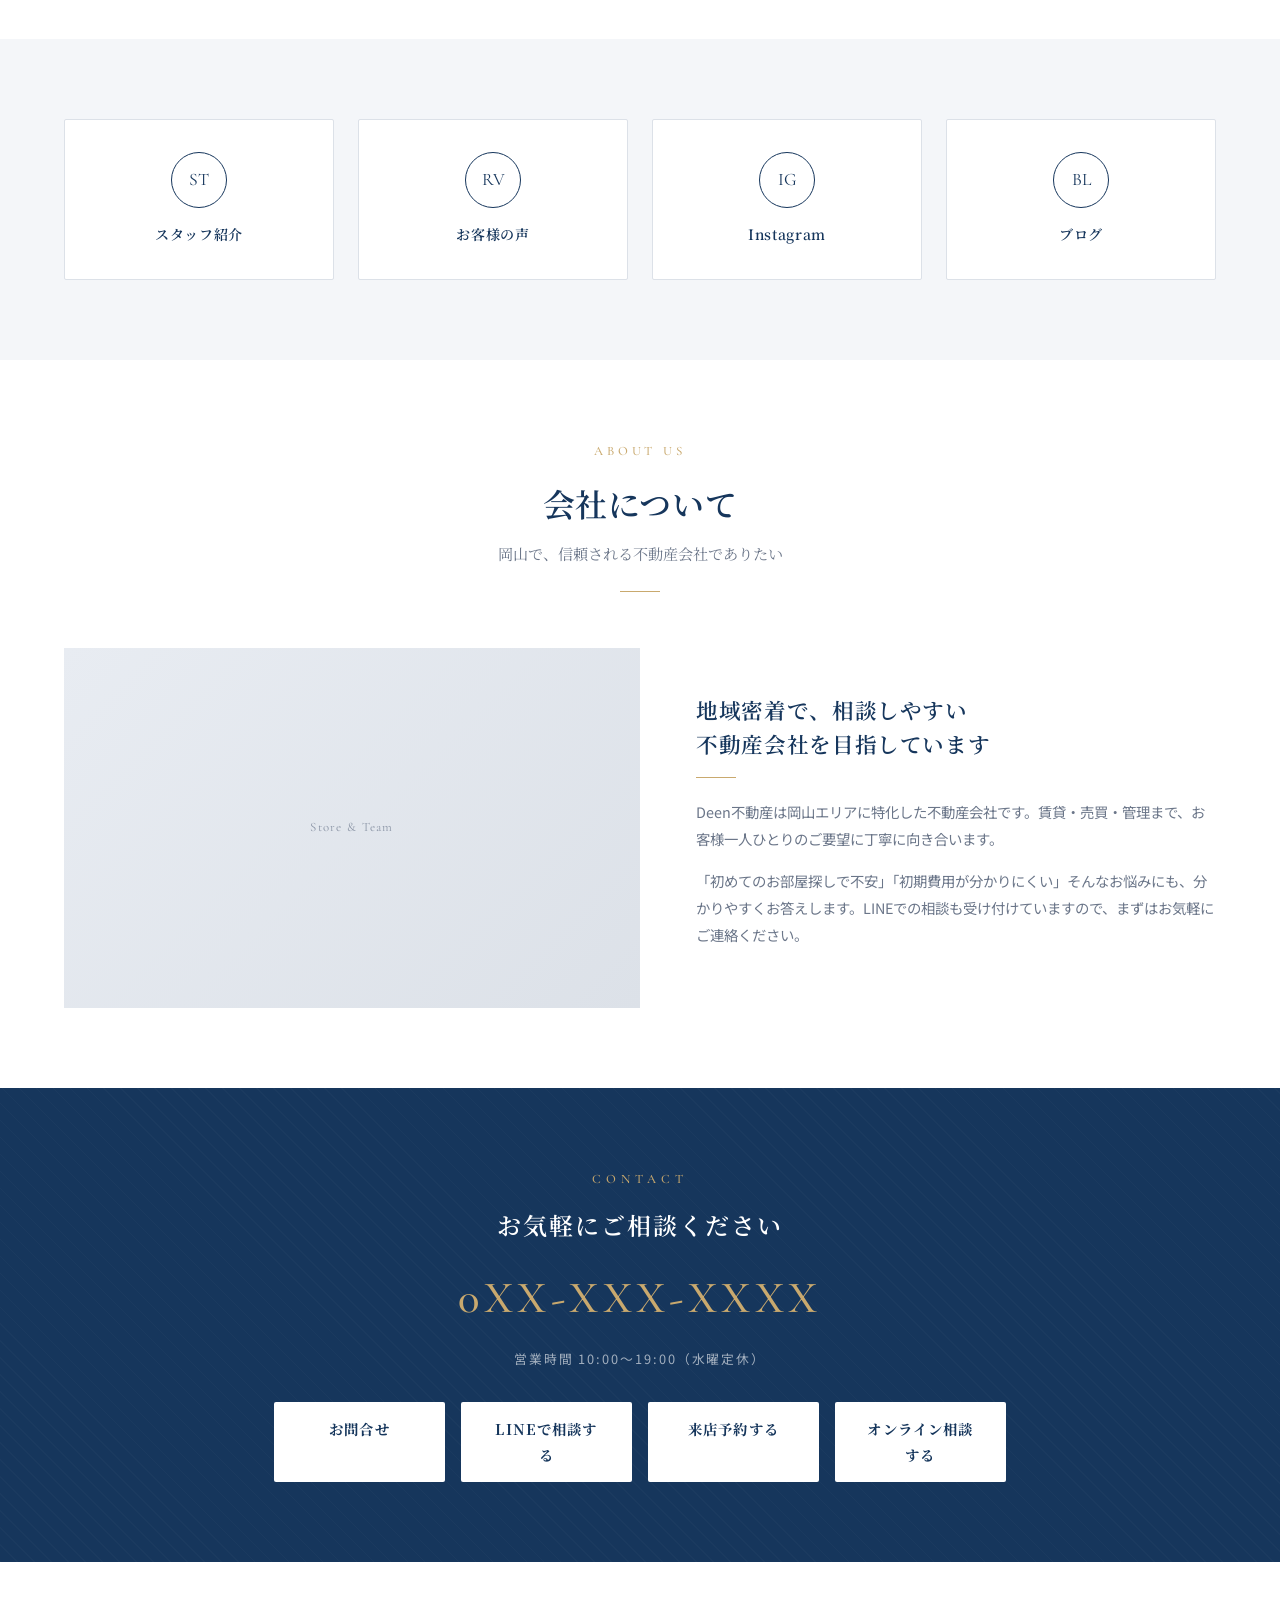
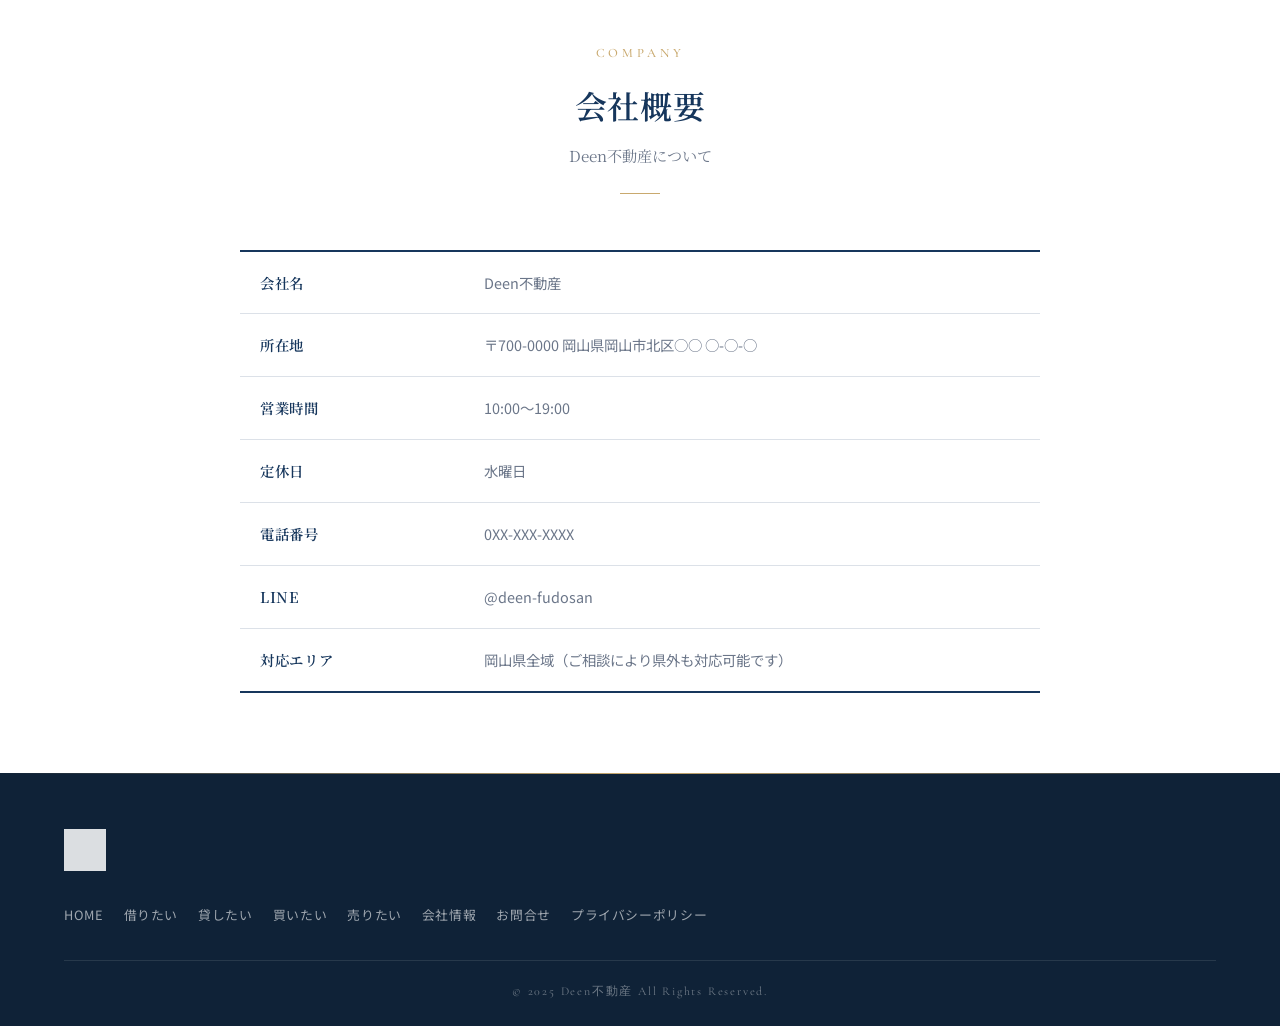
<file: preview/design-a.html>
<!DOCTYPE html>
<html lang="ja">
<head>
  <meta charset="UTF-8">
  <meta name="viewport" content="width=device-width, initial-scale=1.0">
  <title>Pattern A: 信頼の紺 | Deen不動産 デザイン案</title>
  <meta name="description" content="Deen不動産ホームページデザイン案 Pattern A - Corporate Navy">
  <link rel="preconnect" href="https://fonts.googleapis.com">
  <link rel="preconnect" href="https://fonts.gstatic.com" crossorigin>
  <link href="https://fonts.googleapis.com/css2?family=Noto+Sans+JP:wght@300;400;500;600;700&family=Noto+Serif+JP:wght@400;500;600;700&family=Cormorant+Garamond:ital,wght@0,400;0,500;0,600;1,400&display=swap" rel="stylesheet">
  <link rel="stylesheet" href="css/design-a.css">
</head>
<body>

  <!-- ========== HEADER ========== -->
  <header class="header">
    <input type="checkbox" id="hamburger" class="hamburger-toggle">
    <div class="header__inner">
      <a href="design-a.html" class="header__logo">
        <img src="../logo.jpg" alt="Deen不動産">
      </a>
      <nav class="header__nav">
        <ul>
          <li><a href="#">HOME</a></li>
          <li><a href="#">借りたい</a></li>
          <li><a href="#">貸したい</a></li>
          <li><a href="#">買いたい</a></li>
          <li><a href="#">売りたい</a></li>
          <li><a href="#company">会社情報</a></li>
        </ul>
      </nav>
      <div class="header__cta">
        <div class="header__cta-list">
          <a href="tel:0000000000" class="btn btn--small btn--secondary">TEL</a>
          <a href="#" class="btn btn--small btn--primary">LINE相談</a>
          <a href="#" class="btn btn--small btn--primary">来店予約</a>
        </div>
      </div>
      <label for="hamburger" class="hamburger-label">
        <span></span><span></span><span></span>
      </label>
    </div>
    <div class="mobile-menu">
      <ul class="mobile-menu__nav">
        <li><a href="#">HOME</a></li>
        <li><a href="#">借りたい</a></li>
        <li><a href="#">貸したい</a></li>
        <li><a href="#">買いたい</a></li>
        <li><a href="#">売りたい</a></li>
        <li><a href="#company">会社情報</a></li>
      </ul>
      <div class="mobile-menu__cta">
        <a href="tel:0000000000" class="btn btn--secondary">電話で問い合わせる</a>
        <a href="#" class="btn btn--primary">LINEで相談する</a>
        <a href="#" class="btn btn--primary">来店予約する</a>
      </div>
    </div>
  </header>

  <!-- ========== HERO ========== -->
  <section class="hero">
    <div class="hero__image placeholder">OKAYAMA CITYSCAPE</div>
    <div class="hero__overlay">
      <p class="hero__catch">Okayama Real Estate</p>
      <h1 class="hero__title">岡山の暮らしに<br>寄り添う、安心を。</h1>
      <p class="hero__sub">賃貸・売買・管理まで、岡山エリアの不動産はおまかせください</p>
    </div>
  </section>

  <!-- ========== SELECTION ========== -->
  <section class="section--gray" id="selection">
    <div class="container">
      <h2 class="section-title" data-en="Our Service">お部屋探し・不動産のご相談</h2>
      <p class="section-subtitle">あなたの目的に合わせてお選びください</p>
      <div class="selection__grid">
        <div class="selection__card">
          <div class="selection__card-image placeholder">Rental</div>
          <div class="selection__card-body">
            <h3 class="selection__card-title">借りたい</h3>
            <p class="selection__card-desc">賃貸物件をお探しの方へ。岡山エリアの物件を豊富にご紹介します。</p>
            <a href="#" class="btn btn--primary btn--block">物件を探す</a>
          </div>
        </div>
        <div class="selection__card">
          <div class="selection__card-image placeholder">Management</div>
          <div class="selection__card-body">
            <h3 class="selection__card-title">貸したい</h3>
            <p class="selection__card-desc">賃貸管理をお考えのオーナー様。入居率向上をサポートします。</p>
            <a href="#" class="btn btn--primary btn--block">管理について相談する</a>
          </div>
        </div>
        <div class="selection__card">
          <div class="selection__card-image placeholder">Purchase</div>
          <div class="selection__card-body">
            <h3 class="selection__card-title">買いたい</h3>
            <p class="selection__card-desc">住宅購入をご検討の方へ。マイホームの夢をサポートします。</p>
            <a href="#" class="btn btn--primary btn--block">物件を見る</a>
          </div>
        </div>
        <div class="selection__card">
          <div class="selection__card-image placeholder">Sale</div>
          <div class="selection__card-body">
            <h3 class="selection__card-title">売りたい</h3>
            <p class="selection__card-desc">売却・査定をお考えの方へ。適正価格でスムーズな売却を実現します。</p>
            <a href="#" class="btn btn--primary btn--block">無料査定を依頼する</a>
          </div>
        </div>
      </div>
    </div>
  </section>

  <!-- ========== SEARCH ========== -->
  <section class="section--white" id="search">
    <div class="container">
      <h2 class="section-title" data-en="Property Search">物件を探す</h2>
      <p class="section-subtitle">条件を選んで、あなたにぴったりの物件を見つけましょう</p>
      <div class="search__tabs">
        <span class="search__tab search__tab--active">賃貸</span>
        <span class="search__tab search__tab--inactive">売買</span>
      </div>
      <div class="search__grid">
        <a href="#" class="search__card">
          <div class="search__card-icon">MAP</div>
          <p class="search__card-label">エリアから探す</p>
        </a>
        <a href="#" class="search__card">
          <div class="search__card-icon">LINE</div>
          <p class="search__card-label">沿線・駅から探す</p>
        </a>
        <a href="#" class="search__card">
          <div class="search__card-icon">PRICE</div>
          <p class="search__card-label">家賃から探す</p>
        </a>
        <a href="#" class="search__card">
          <div class="search__card-icon">MORE</div>
          <p class="search__card-label">こだわり条件から探す</p>
        </a>
      </div>
    </div>
  </section>

  <!-- ========== STRENGTHS ========== -->
  <section class="section--gray" id="strengths">
    <div class="container">
      <h2 class="section-title" data-en="Our Strengths">当社の強み</h2>
      <p class="section-subtitle">Deen不動産が選ばれる理由</p>
      <div class="strengths__list">
        <div class="strength-item strength-item--primary">
          <div class="strength-item__image placeholder">Transparency</div>
          <div class="strength-item__body">
            <p class="strength-item__number">01</p>
            <h3 class="strength-item__title">初期費用の透明化</h3>
            <p class="strength-item__desc">見積もりの内訳を一つひとつ丁寧にご説明します。「この費用は何？」という疑問を残しません。不明な項目がないか一緒に確認し、納得いただける契約をサポートします。</p>
          </div>
        </div>
        <div class="strength-item">
          <div class="strength-item__image placeholder">Fee Check</div>
          <div class="strength-item__body">
            <p class="strength-item__number">02</p>
            <h3 class="strength-item__title">不要な費用の確認サポート</h3>
            <p class="strength-item__desc">本当に必要な費用かどうか、一緒に確認・交渉します。余計なオプションや不要なサービスが含まれていないか、お客様の立場でチェックします。</p>
          </div>
        </div>
        <div class="strength-item">
          <div class="strength-item__image placeholder">LINE</div>
          <div class="strength-item__body">
            <p class="strength-item__number">03</p>
            <h3 class="strength-item__title">LINEで気軽に相談</h3>
            <p class="strength-item__desc">テキストで気軽にやり取りできます。営業時間外でもメッセージを送っていただければ、翌営業日にはお返事します。電話が苦手な方も安心です。</p>
          </div>
        </div>
        <div class="strength-item">
          <div class="strength-item__image placeholder">Local</div>
          <div class="strength-item__body">
            <p class="strength-item__number">04</p>
            <h3 class="strength-item__title">岡山エリア密着</h3>
            <p class="strength-item__desc">地元を知り尽くしたスタッフが、エリアの特徴や住みやすさも含めてご案内。岡山で暮らすリアルな情報をお伝えします。</p>
          </div>
        </div>
        <div class="strength-item">
          <div class="strength-item__image placeholder">Online</div>
          <div class="strength-item__body">
            <p class="strength-item__number">05</p>
            <h3 class="strength-item__title">オンライン対応</h3>
            <p class="strength-item__desc">来店が難しい方もビデオ通話で内見・相談が可能です。遠方からのお引越しや、忙しくて時間が取れない方にも柔軟に対応します。</p>
          </div>
        </div>
      </div>
    </div>
  </section>

  <!-- ========== SUPPORT ========== -->
  <section class="section--white" id="support">
    <div class="container">
      <h2 class="section-title" data-en="Support Services">サポート案内</h2>
      <p class="section-subtitle">お客様のニーズに合わせたサポートをご用意しています</p>
      <div class="support__grid">
        <div class="support__card">
          <div class="support__card-image placeholder">Management</div>
          <div class="support__card-body">
            <h3 class="support__card-title">賃貸管理サポート</h3>
            <p class="support__card-desc">オーナー様の物件管理を入居者募集から退去対応まで一括サポート。</p>
            <a href="#" class="btn btn--primary btn--block">管理について相談する</a>
          </div>
        </div>
        <div class="support__card">
          <div class="support__card-image placeholder">Purchase</div>
          <div class="support__card-body">
            <h3 class="support__card-title">購入相談サポート</h3>
            <p class="support__card-desc">資金計画からローン相談まで、マイホーム購入を総合的にサポート。</p>
            <a href="#" class="btn btn--primary btn--block">購入の相談をする</a>
          </div>
        </div>
        <div class="support__card">
          <div class="support__card-image placeholder">Sale</div>
          <div class="support__card-body">
            <h3 class="support__card-title">売却相談サポート</h3>
            <p class="support__card-desc">適正価格での売却をサポート。無料査定から販売活動まで一貫対応。</p>
            <a href="#" class="btn btn--primary btn--block">売却の相談をする</a>
          </div>
        </div>
        <div class="support__card">
          <div class="support__card-image placeholder">Online</div>
          <div class="support__card-body">
            <h3 class="support__card-title">LINE・オンライン相談</h3>
            <p class="support__card-desc">来店不要で気軽に相談。LINEやビデオ通話で対応します。</p>
            <a href="#" class="btn btn--primary btn--block">LINEで相談する</a>
          </div>
        </div>
      </div>
    </div>
  </section>

  <!-- ========== LINKS ========== -->
  <section class="section--gray" id="links">
    <div class="container">
      <div class="links__grid">
        <a href="#" class="links__item">
          <div class="links__icon">ST</div>
          <p class="links__label">スタッフ紹介</p>
        </a>
        <a href="#" class="links__item">
          <div class="links__icon">RV</div>
          <p class="links__label">お客様の声</p>
        </a>
        <a href="#" class="links__item">
          <div class="links__icon">IG</div>
          <p class="links__label">Instagram</p>
        </a>
        <a href="#" class="links__item">
          <div class="links__icon">BL</div>
          <p class="links__label">ブログ</p>
        </a>
      </div>
    </div>
  </section>

  <!-- ========== ABOUT ========== -->
  <section class="section--white" id="about">
    <div class="container">
      <h2 class="section-title" data-en="About Us">会社について</h2>
      <p class="section-subtitle">岡山で、信頼される不動産会社でありたい</p>
      <div class="about__inner">
        <div class="about__image placeholder">Store & Team</div>
        <div class="about__text">
          <h3>地域密着で、相談しやすい<br>不動産会社を目指しています</h3>
          <p>Deen不動産は岡山エリアに特化した不動産会社です。賃貸・売買・管理まで、お客様一人ひとりのご要望に丁寧に向き合います。</p>
          <p>「初めてのお部屋探しで不安」「初期費用が分かりにくい」そんなお悩みにも、分かりやすくお答えします。LINEでの相談も受け付けていますので、まずはお気軽にご連絡ください。</p>
        </div>
      </div>
    </div>
  </section>

  <!-- ========== CTA ========== -->
  <section class="cta" id="cta">
    <div class="container">
      <h2 class="cta__heading">お気軽にご相談ください</h2>
      <p class="cta__phone">0XX-XXX-XXXX</p>
      <p class="cta__hours">営業時間 10:00〜19:00（水曜定休）</p>
      <div class="cta__buttons">
        <a href="#" class="btn btn--white">お問合せ</a>
        <a href="#" class="btn btn--white">LINEで相談する</a>
        <a href="#" class="btn btn--white">来店予約する</a>
        <a href="#" class="btn btn--white">オンライン相談する</a>
      </div>
    </div>
  </section>

  <!-- ========== COMPANY INFO ========== -->
  <section class="section--white" id="company">
    <div class="container">
      <h2 class="section-title" data-en="Company">会社概要</h2>
      <p class="section-subtitle">Deen不動産について</p>
      <table class="company-table">
        <tr><th>会社名</th><td>Deen不動産</td></tr>
        <tr><th>所在地</th><td>〒700-0000 岡山県岡山市北区○○ ○-○-○</td></tr>
        <tr><th>営業時間</th><td>10:00〜19:00</td></tr>
        <tr><th>定休日</th><td>水曜日</td></tr>
        <tr><th>電話番号</th><td>0XX-XXX-XXXX</td></tr>
        <tr><th>LINE</th><td>@deen-fudosan</td></tr>
        <tr><th>対応エリア</th><td>岡山県全域（ご相談により県外も対応可能です）</td></tr>
      </table>
    </div>
  </section>

  <!-- ========== FOOTER ========== -->
  <footer class="footer">
    <div class="footer__inner">
      <div class="footer__logo"><img src="../logo.jpg" alt="Deen不動産"></div>
      <nav class="footer__nav">
        <ul>
          <li><a href="#">HOME</a></li>
          <li><a href="#">借りたい</a></li>
          <li><a href="#">貸したい</a></li>
          <li><a href="#">買いたい</a></li>
          <li><a href="#">売りたい</a></li>
          <li><a href="#company">会社情報</a></li>
          <li><a href="#">お問合せ</a></li>
          <li><a href="#">プライバシーポリシー</a></li>
        </ul>
      </nav>
      <p class="footer__copy">&copy; 2025 Deen不動産 All Rights Reserved.</p>
    </div>
  </footer>

</body>
</html>
</file>
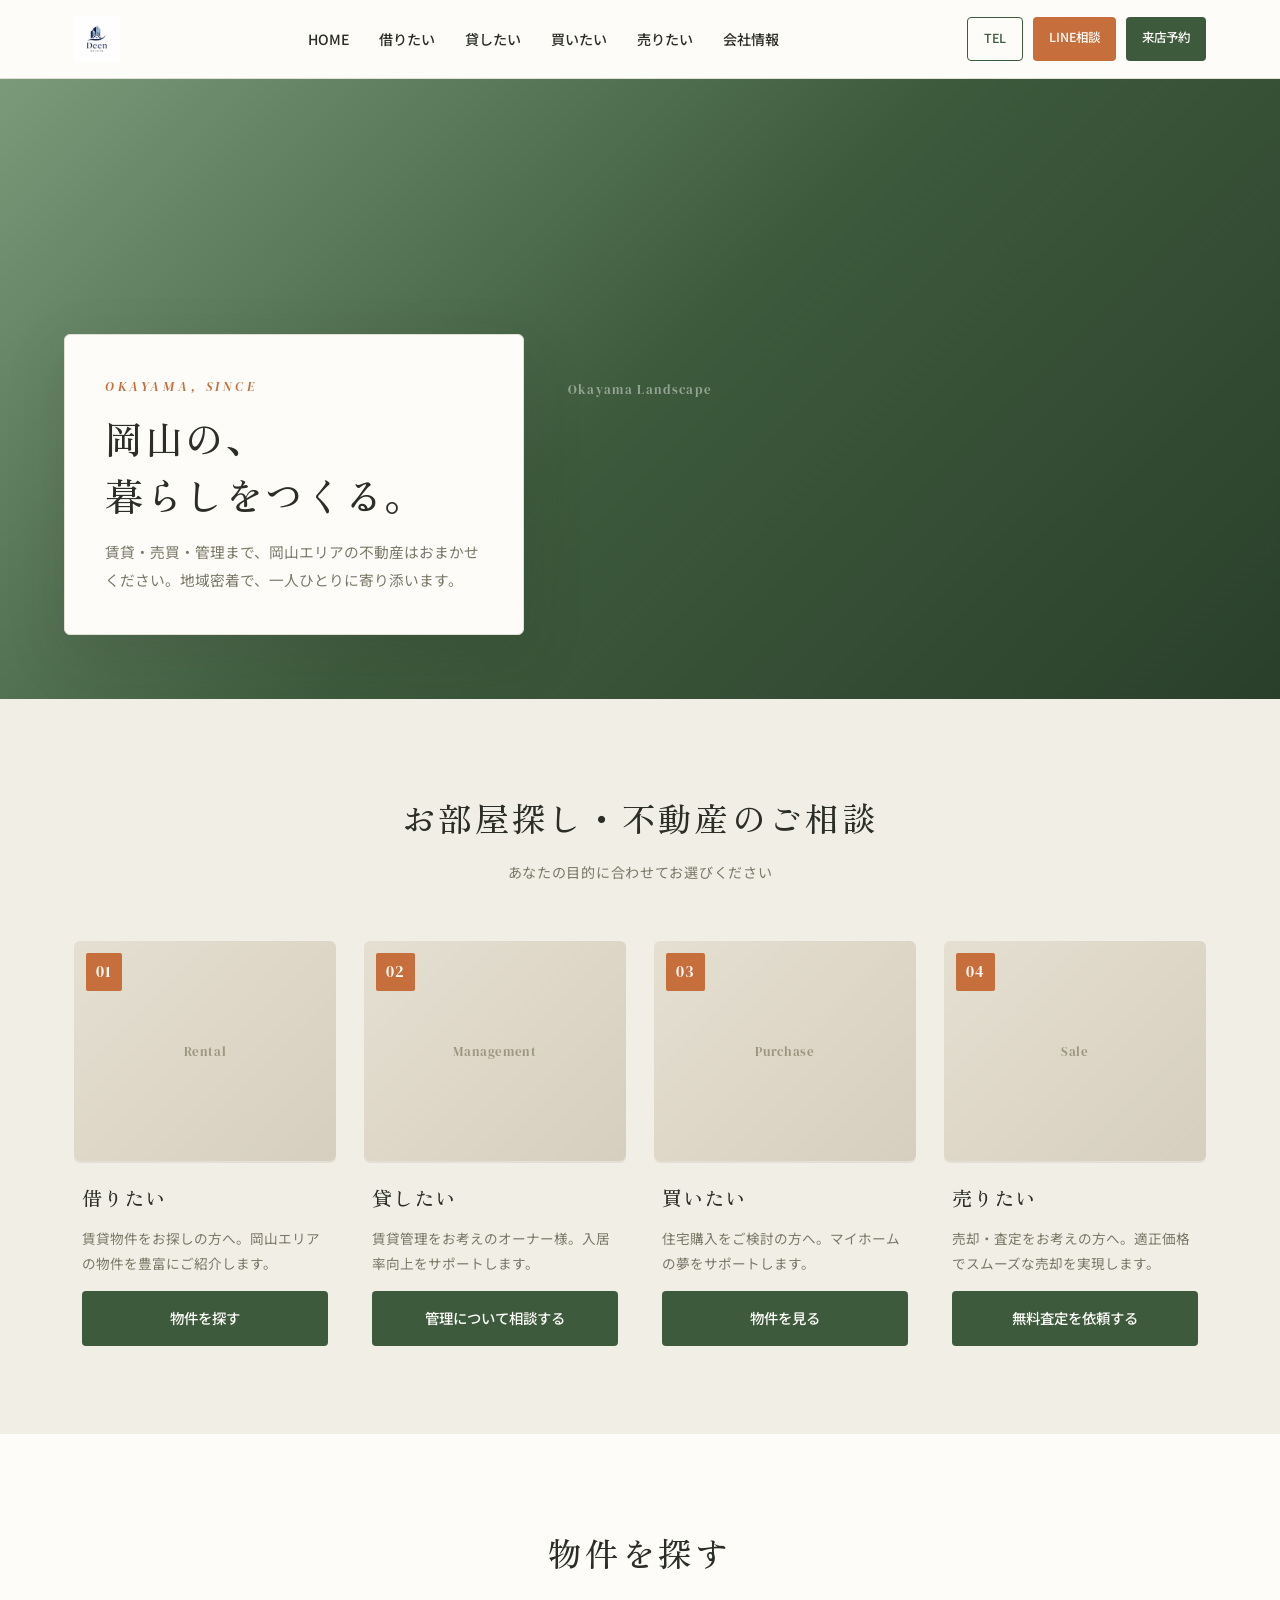
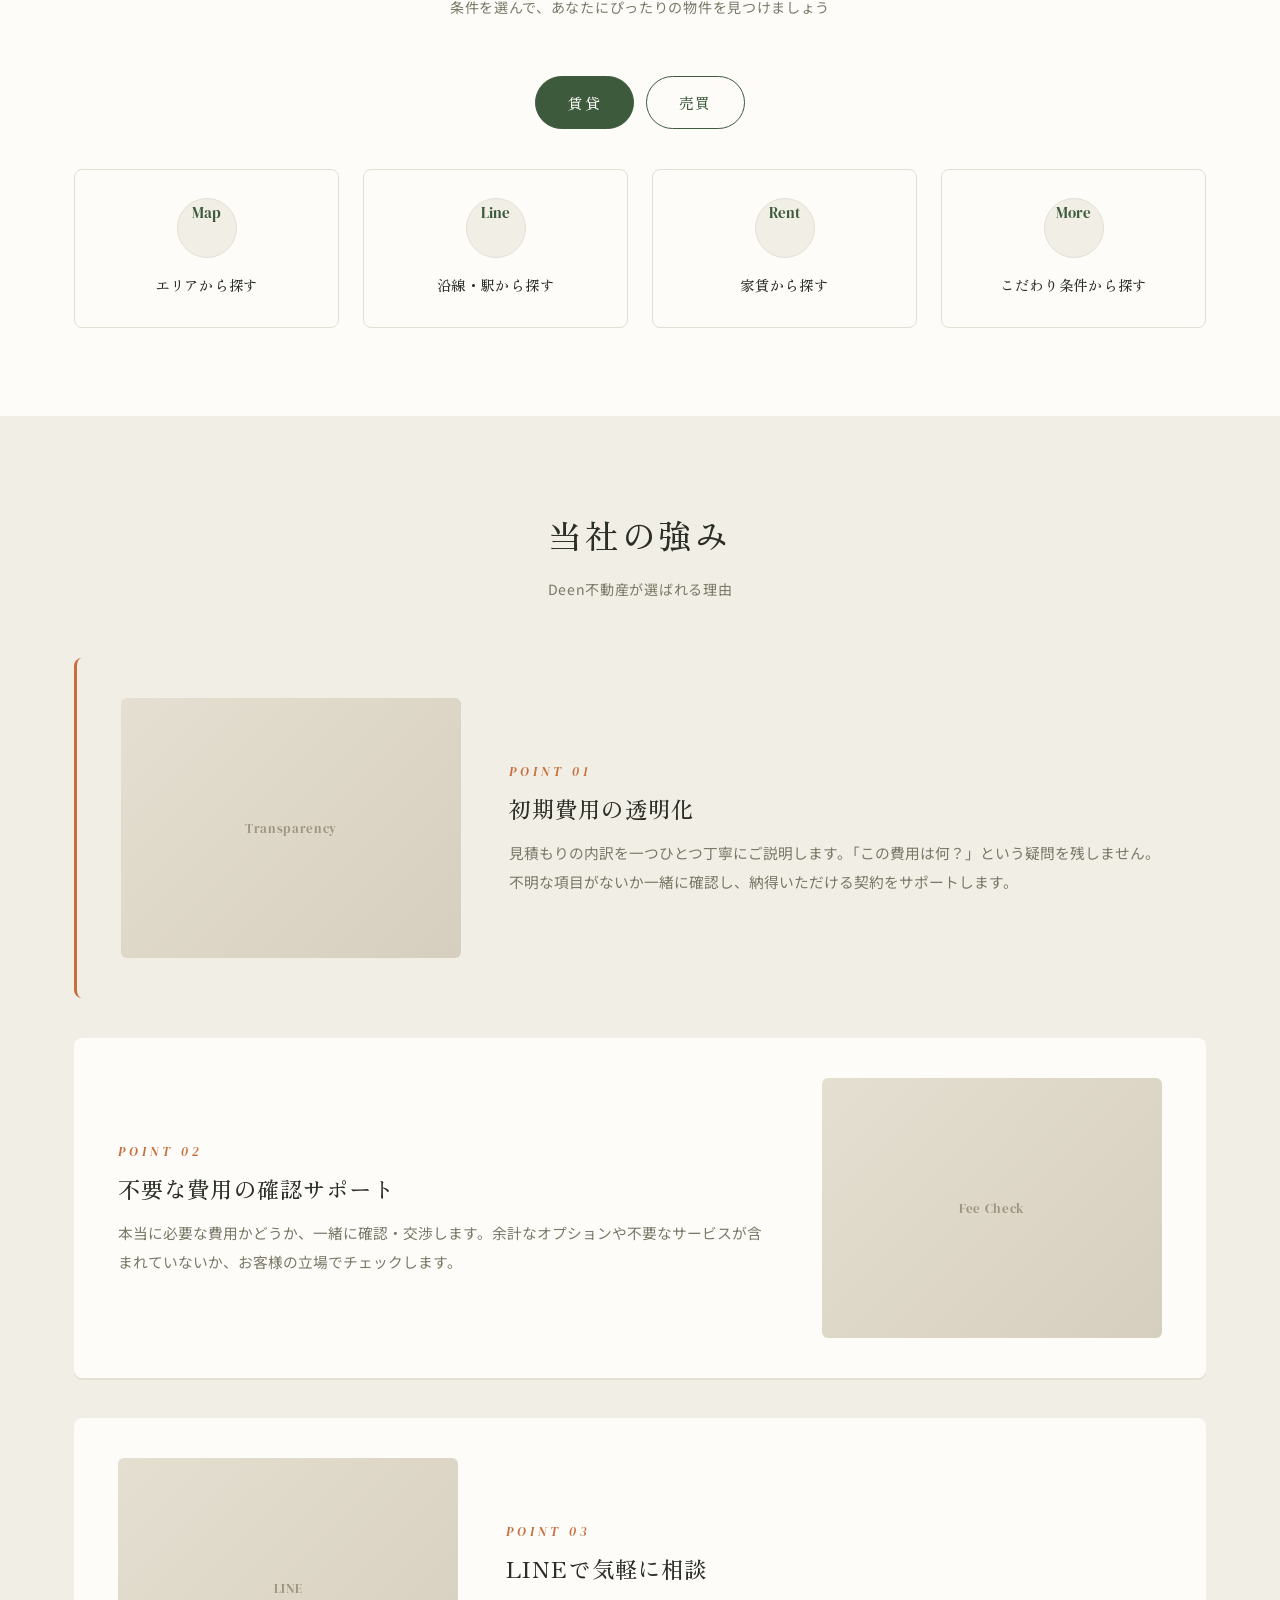
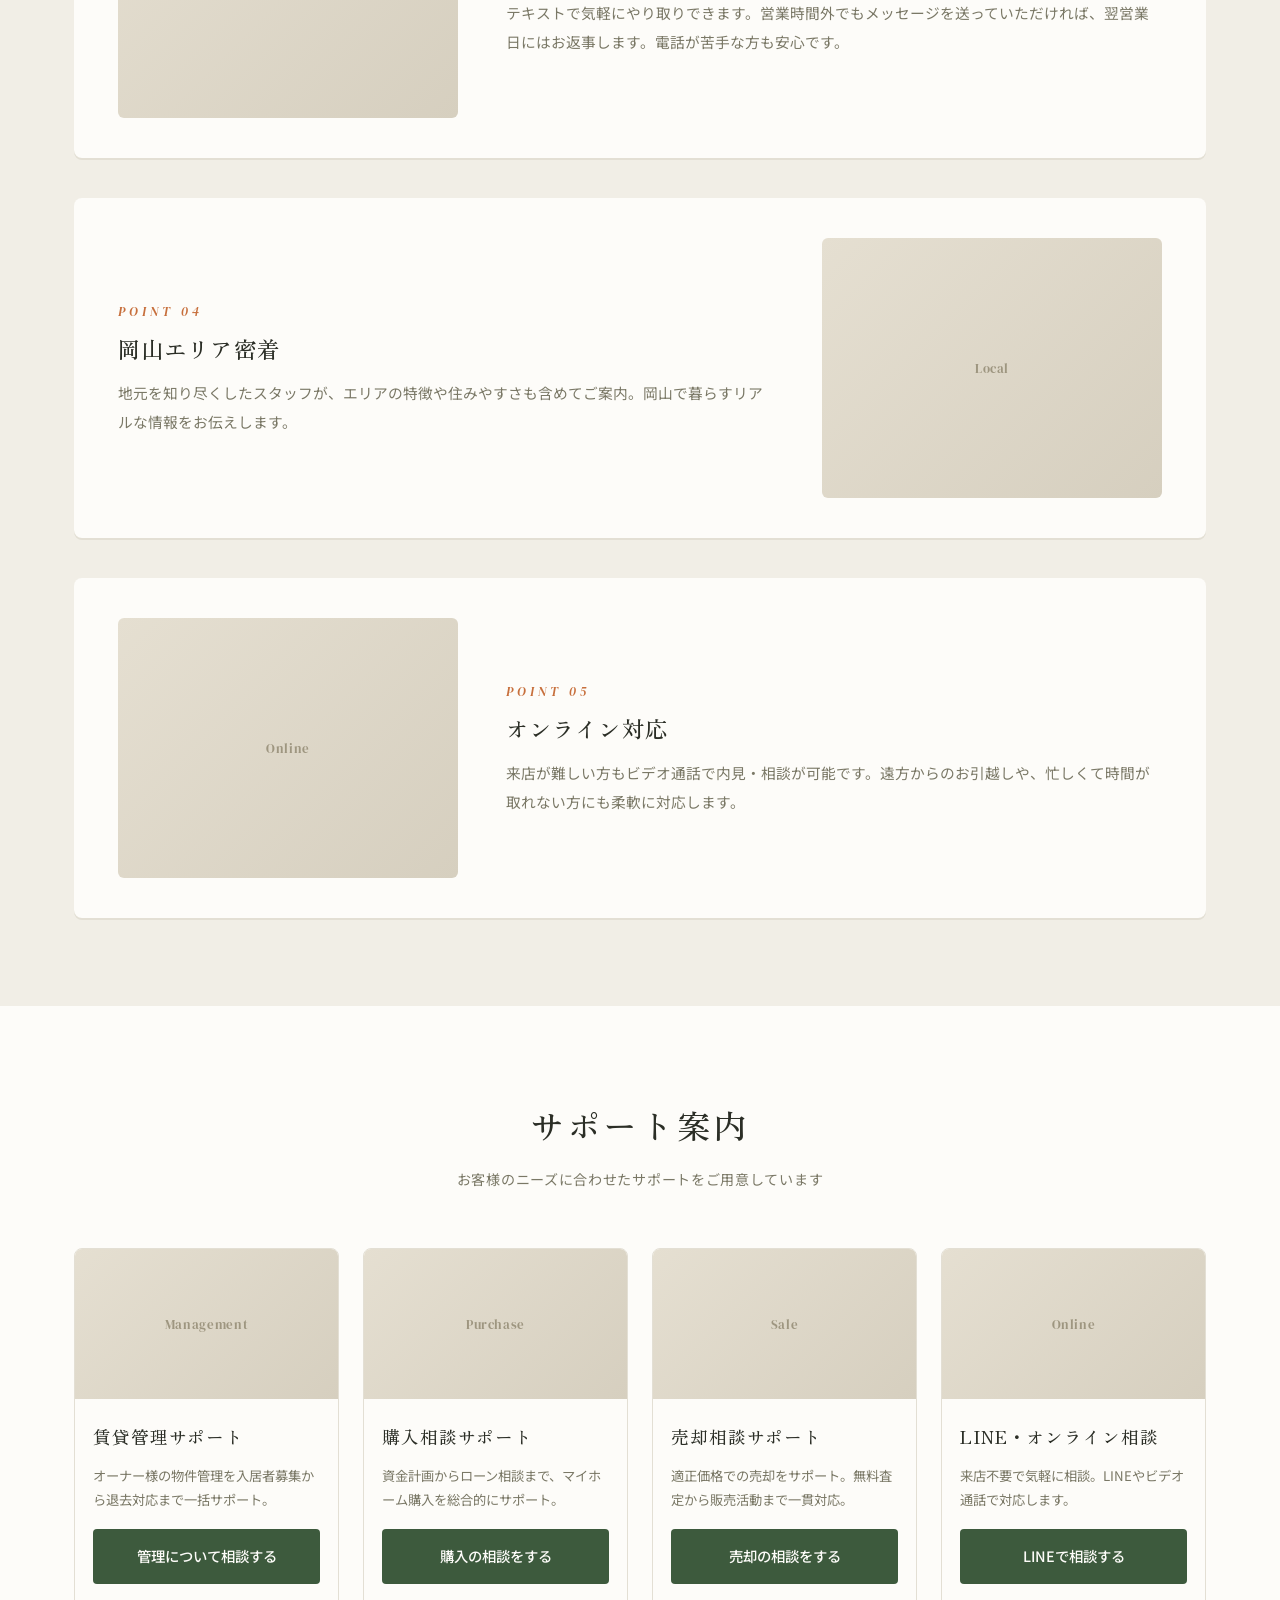
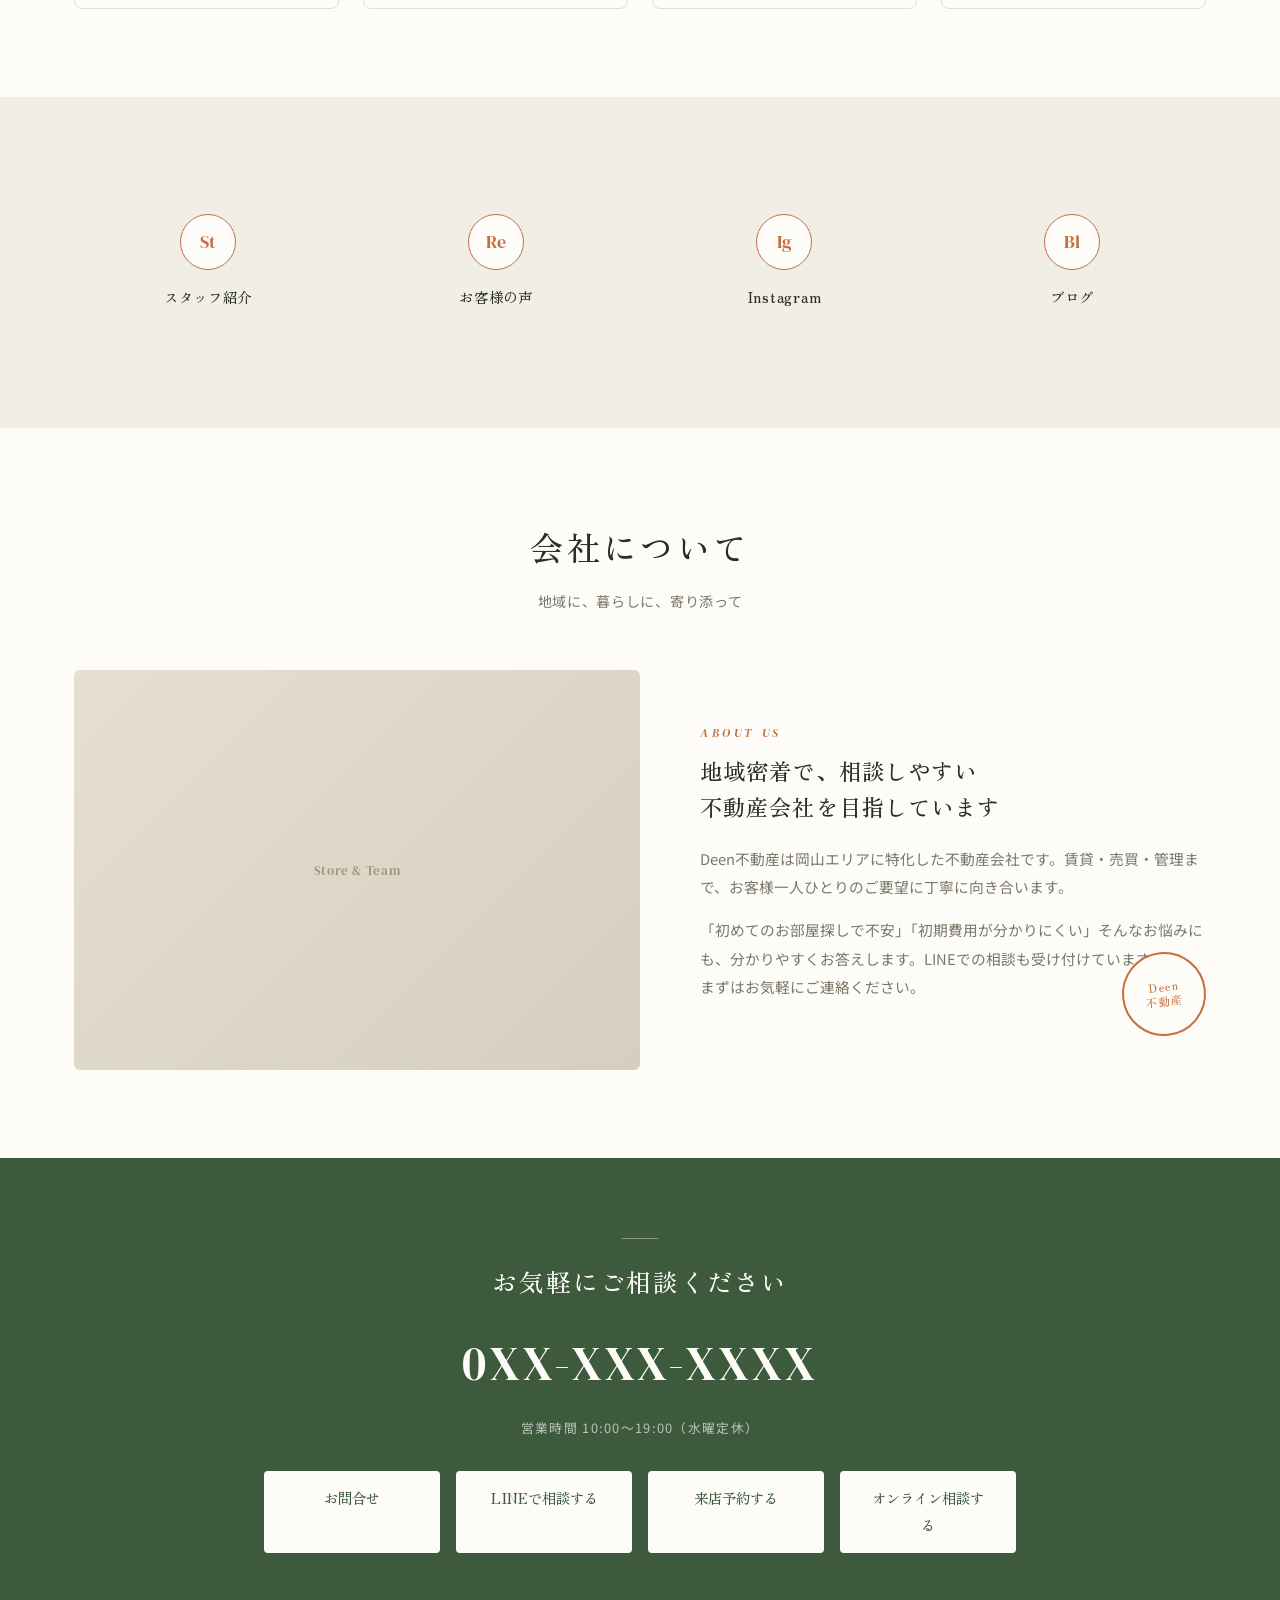
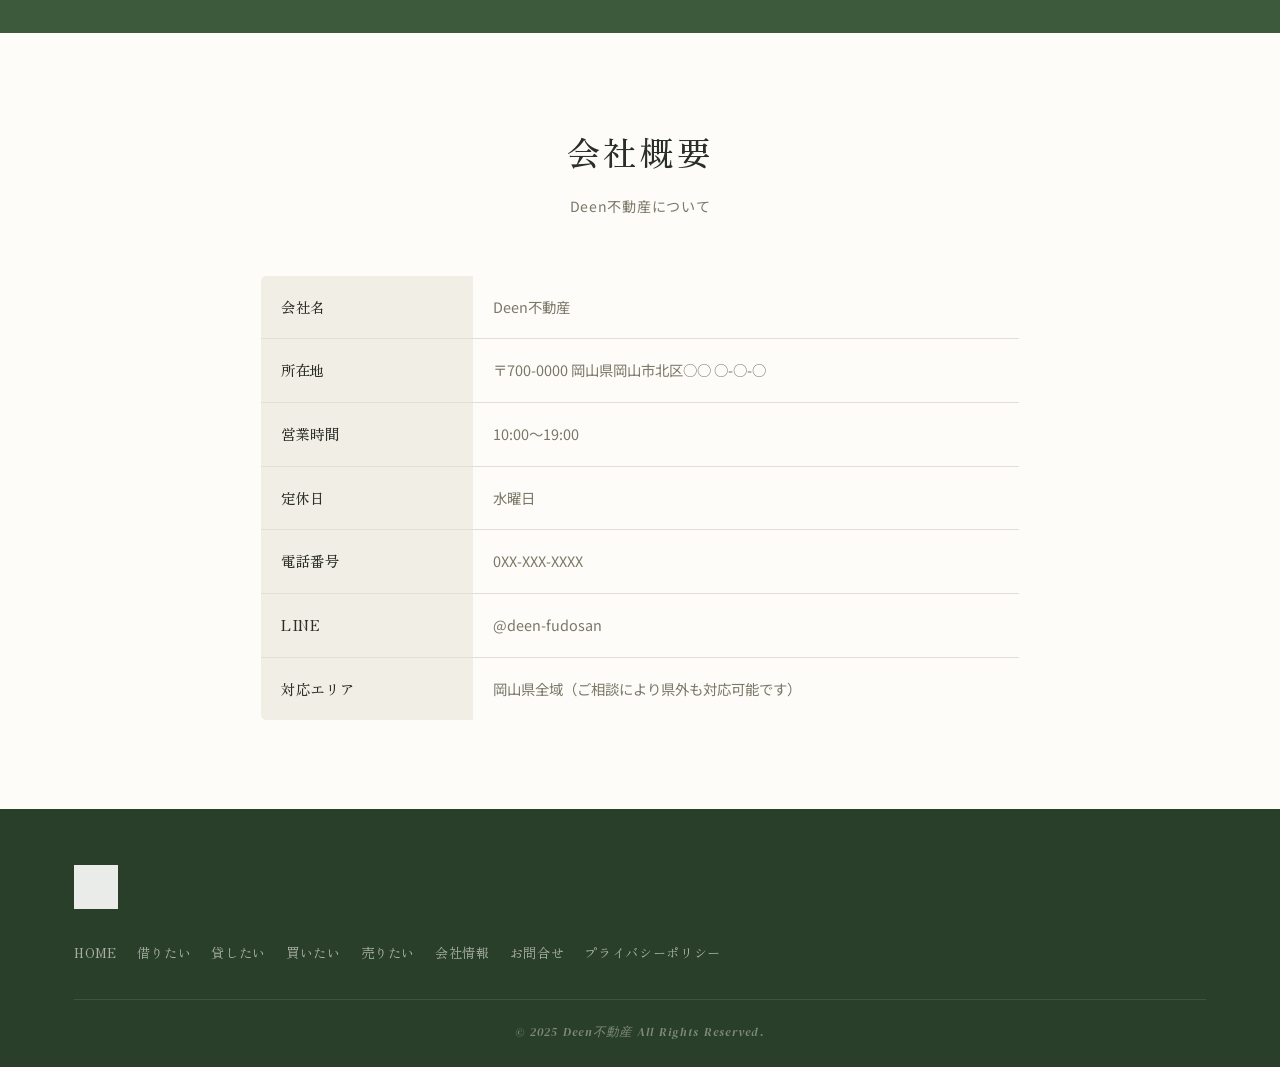
<file: preview/design-b.html>
<!DOCTYPE html>
<html lang="ja">
<head>
  <meta charset="UTF-8">
  <meta name="viewport" content="width=device-width, initial-scale=1.0">
  <title>Pattern B: 岡山の空と木 | Deen不動産 デザイン案</title>
  <meta name="description" content="Deen不動産ホームページデザイン案 Pattern B - Warm Local Green">
  <link rel="preconnect" href="https://fonts.googleapis.com">
  <link rel="preconnect" href="https://fonts.gstatic.com" crossorigin>
  <link href="https://fonts.googleapis.com/css2?family=Noto+Sans+JP:wght@300;400;500;600&family=Zen+Old+Mincho:wght@400;500;600;700&family=DM+Serif+Display:ital@0;1&family=DM+Sans:wght@400;500;600&display=swap" rel="stylesheet">
  <link rel="stylesheet" href="css/design-b.css">
</head>
<body>

  <header class="header">
    <input type="checkbox" id="hamburger" class="hamburger-toggle">
    <div class="header__inner">
      <a href="design-b.html" class="header__logo">
        <img src="../logo.jpg" alt="Deen不動産">
      </a>
      <nav class="header__nav">
        <ul>
          <li><a href="#">HOME</a></li>
          <li><a href="#">借りたい</a></li>
          <li><a href="#">貸したい</a></li>
          <li><a href="#">買いたい</a></li>
          <li><a href="#">売りたい</a></li>
          <li><a href="#company">会社情報</a></li>
        </ul>
      </nav>
      <div class="header__cta">
        <div class="header__cta-list">
          <a href="tel:0000000000" class="btn btn--small btn--secondary">TEL</a>
          <a href="#" class="btn btn--small btn--primary">LINE相談</a>
          <a href="#" class="btn btn--small btn--primary">来店予約</a>
        </div>
      </div>
      <label for="hamburger" class="hamburger-label">
        <span></span><span></span><span></span>
      </label>
    </div>
    <div class="mobile-menu">
      <ul class="mobile-menu__nav">
        <li><a href="#">HOME</a></li>
        <li><a href="#">借りたい</a></li>
        <li><a href="#">貸したい</a></li>
        <li><a href="#">買いたい</a></li>
        <li><a href="#">売りたい</a></li>
        <li><a href="#company">会社情報</a></li>
      </ul>
      <div class="mobile-menu__cta">
        <a href="tel:0000000000" class="btn btn--secondary">電話で問い合わせる</a>
        <a href="#" class="btn btn--primary">LINEで相談する</a>
        <a href="#" class="btn btn--primary">来店予約する</a>
      </div>
    </div>
  </header>

  <section class="hero">
    <div class="hero__image placeholder">Okayama Landscape</div>
    <div class="hero__overlay">
      <p class="hero__catch">Okayama, Since</p>
      <h1 class="hero__title">岡山の、<br>暮らしをつくる。</h1>
      <p class="hero__sub">賃貸・売買・管理まで、岡山エリアの不動産はおまかせください。地域密着で、一人ひとりに寄り添います。</p>
    </div>
  </section>

  <section class="section--gray" id="selection">
    <div class="container">
      <h2 class="section-title">お部屋探し・不動産のご相談</h2>
      <p class="section-subtitle">あなたの目的に合わせてお選びください</p>
      <div class="selection__grid">
        <div class="selection__card">
          <div class="selection__card-image placeholder">Rental</div>
          <div class="selection__card-body">
            <h3 class="selection__card-title">借りたい</h3>
            <p class="selection__card-desc">賃貸物件をお探しの方へ。岡山エリアの物件を豊富にご紹介します。</p>
            <a href="#" class="btn btn--primary btn--block">物件を探す</a>
          </div>
        </div>
        <div class="selection__card">
          <div class="selection__card-image placeholder">Management</div>
          <div class="selection__card-body">
            <h3 class="selection__card-title">貸したい</h3>
            <p class="selection__card-desc">賃貸管理をお考えのオーナー様。入居率向上をサポートします。</p>
            <a href="#" class="btn btn--primary btn--block">管理について相談する</a>
          </div>
        </div>
        <div class="selection__card">
          <div class="selection__card-image placeholder">Purchase</div>
          <div class="selection__card-body">
            <h3 class="selection__card-title">買いたい</h3>
            <p class="selection__card-desc">住宅購入をご検討の方へ。マイホームの夢をサポートします。</p>
            <a href="#" class="btn btn--primary btn--block">物件を見る</a>
          </div>
        </div>
        <div class="selection__card">
          <div class="selection__card-image placeholder">Sale</div>
          <div class="selection__card-body">
            <h3 class="selection__card-title">売りたい</h3>
            <p class="selection__card-desc">売却・査定をお考えの方へ。適正価格でスムーズな売却を実現します。</p>
            <a href="#" class="btn btn--primary btn--block">無料査定を依頼する</a>
          </div>
        </div>
      </div>
    </div>
  </section>

  <section class="section--white" id="search">
    <div class="container">
      <h2 class="section-title">物件を探す</h2>
      <p class="section-subtitle">条件を選んで、あなたにぴったりの物件を見つけましょう</p>
      <div class="search__tabs">
        <span class="search__tab search__tab--active">賃貸</span>
        <span class="search__tab search__tab--inactive">売買</span>
      </div>
      <div class="search__grid">
        <a href="#" class="search__card">
          <div class="search__card-icon">Map</div>
          <p class="search__card-label">エリアから探す</p>
        </a>
        <a href="#" class="search__card">
          <div class="search__card-icon">Line</div>
          <p class="search__card-label">沿線・駅から探す</p>
        </a>
        <a href="#" class="search__card">
          <div class="search__card-icon">Rent</div>
          <p class="search__card-label">家賃から探す</p>
        </a>
        <a href="#" class="search__card">
          <div class="search__card-icon">More</div>
          <p class="search__card-label">こだわり条件から探す</p>
        </a>
      </div>
    </div>
  </section>

  <section class="section--gray" id="strengths">
    <div class="container">
      <h2 class="section-title">当社の強み</h2>
      <p class="section-subtitle">Deen不動産が選ばれる理由</p>
      <div class="strengths__list">
        <div class="strength-item strength-item--primary">
          <div class="strength-item__image placeholder">Transparency</div>
          <div class="strength-item__body">
            <p class="strength-item__number">Point 01</p>
            <h3 class="strength-item__title">初期費用の透明化</h3>
            <p class="strength-item__desc">見積もりの内訳を一つひとつ丁寧にご説明します。「この費用は何？」という疑問を残しません。不明な項目がないか一緒に確認し、納得いただける契約をサポートします。</p>
          </div>
        </div>
        <div class="strength-item">
          <div class="strength-item__image placeholder">Fee Check</div>
          <div class="strength-item__body">
            <p class="strength-item__number">Point 02</p>
            <h3 class="strength-item__title">不要な費用の確認サポート</h3>
            <p class="strength-item__desc">本当に必要な費用かどうか、一緒に確認・交渉します。余計なオプションや不要なサービスが含まれていないか、お客様の立場でチェックします。</p>
          </div>
        </div>
        <div class="strength-item">
          <div class="strength-item__image placeholder">LINE</div>
          <div class="strength-item__body">
            <p class="strength-item__number">Point 03</p>
            <h3 class="strength-item__title">LINEで気軽に相談</h3>
            <p class="strength-item__desc">テキストで気軽にやり取りできます。営業時間外でもメッセージを送っていただければ、翌営業日にはお返事します。電話が苦手な方も安心です。</p>
          </div>
        </div>
        <div class="strength-item">
          <div class="strength-item__image placeholder">Local</div>
          <div class="strength-item__body">
            <p class="strength-item__number">Point 04</p>
            <h3 class="strength-item__title">岡山エリア密着</h3>
            <p class="strength-item__desc">地元を知り尽くしたスタッフが、エリアの特徴や住みやすさも含めてご案内。岡山で暮らすリアルな情報をお伝えします。</p>
          </div>
        </div>
        <div class="strength-item">
          <div class="strength-item__image placeholder">Online</div>
          <div class="strength-item__body">
            <p class="strength-item__number">Point 05</p>
            <h3 class="strength-item__title">オンライン対応</h3>
            <p class="strength-item__desc">来店が難しい方もビデオ通話で内見・相談が可能です。遠方からのお引越しや、忙しくて時間が取れない方にも柔軟に対応します。</p>
          </div>
        </div>
      </div>
    </div>
  </section>

  <section class="section--white" id="support">
    <div class="container">
      <h2 class="section-title">サポート案内</h2>
      <p class="section-subtitle">お客様のニーズに合わせたサポートをご用意しています</p>
      <div class="support__grid">
        <div class="support__card">
          <div class="support__card-image placeholder">Management</div>
          <div class="support__card-body">
            <h3 class="support__card-title">賃貸管理サポート</h3>
            <p class="support__card-desc">オーナー様の物件管理を入居者募集から退去対応まで一括サポート。</p>
            <a href="#" class="btn btn--primary btn--block">管理について相談する</a>
          </div>
        </div>
        <div class="support__card">
          <div class="support__card-image placeholder">Purchase</div>
          <div class="support__card-body">
            <h3 class="support__card-title">購入相談サポート</h3>
            <p class="support__card-desc">資金計画からローン相談まで、マイホーム購入を総合的にサポート。</p>
            <a href="#" class="btn btn--primary btn--block">購入の相談をする</a>
          </div>
        </div>
        <div class="support__card">
          <div class="support__card-image placeholder">Sale</div>
          <div class="support__card-body">
            <h3 class="support__card-title">売却相談サポート</h3>
            <p class="support__card-desc">適正価格での売却をサポート。無料査定から販売活動まで一貫対応。</p>
            <a href="#" class="btn btn--primary btn--block">売却の相談をする</a>
          </div>
        </div>
        <div class="support__card">
          <div class="support__card-image placeholder">Online</div>
          <div class="support__card-body">
            <h3 class="support__card-title">LINE・オンライン相談</h3>
            <p class="support__card-desc">来店不要で気軽に相談。LINEやビデオ通話で対応します。</p>
            <a href="#" class="btn btn--primary btn--block">LINEで相談する</a>
          </div>
        </div>
      </div>
    </div>
  </section>

  <section class="section--gray" id="links">
    <div class="container">
      <div class="links__grid">
        <a href="#" class="links__item">
          <div class="links__icon">St</div>
          <p class="links__label">スタッフ紹介</p>
        </a>
        <a href="#" class="links__item">
          <div class="links__icon">Re</div>
          <p class="links__label">お客様の声</p>
        </a>
        <a href="#" class="links__item">
          <div class="links__icon">Ig</div>
          <p class="links__label">Instagram</p>
        </a>
        <a href="#" class="links__item">
          <div class="links__icon">Bl</div>
          <p class="links__label">ブログ</p>
        </a>
      </div>
    </div>
  </section>

  <section class="section--white" id="about">
    <div class="container">
      <h2 class="section-title">会社について</h2>
      <p class="section-subtitle">地域に、暮らしに、寄り添って</p>
      <div class="about__inner">
        <div class="about__image placeholder">Store & Team</div>
        <div class="about__text">
          <h3>地域密着で、相談しやすい<br>不動産会社を目指しています</h3>
          <p>Deen不動産は岡山エリアに特化した不動産会社です。賃貸・売買・管理まで、お客様一人ひとりのご要望に丁寧に向き合います。</p>
          <p>「初めてのお部屋探しで不安」「初期費用が分かりにくい」そんなお悩みにも、分かりやすくお答えします。LINEでの相談も受け付けていますので、まずはお気軽にご連絡ください。</p>
        </div>
      </div>
    </div>
  </section>

  <section class="cta" id="cta">
    <div class="container">
      <h2 class="cta__heading">お気軽にご相談ください</h2>
      <p class="cta__phone">0XX-XXX-XXXX</p>
      <p class="cta__hours">営業時間 10:00〜19:00（水曜定休）</p>
      <div class="cta__buttons">
        <a href="#" class="btn btn--white">お問合せ</a>
        <a href="#" class="btn btn--white">LINEで相談する</a>
        <a href="#" class="btn btn--white">来店予約する</a>
        <a href="#" class="btn btn--white">オンライン相談する</a>
      </div>
    </div>
  </section>

  <section class="section--white" id="company">
    <div class="container">
      <h2 class="section-title">会社概要</h2>
      <p class="section-subtitle">Deen不動産について</p>
      <table class="company-table">
        <tr><th>会社名</th><td>Deen不動産</td></tr>
        <tr><th>所在地</th><td>〒700-0000 岡山県岡山市北区○○ ○-○-○</td></tr>
        <tr><th>営業時間</th><td>10:00〜19:00</td></tr>
        <tr><th>定休日</th><td>水曜日</td></tr>
        <tr><th>電話番号</th><td>0XX-XXX-XXXX</td></tr>
        <tr><th>LINE</th><td>@deen-fudosan</td></tr>
        <tr><th>対応エリア</th><td>岡山県全域（ご相談により県外も対応可能です）</td></tr>
      </table>
    </div>
  </section>

  <footer class="footer">
    <div class="footer__inner">
      <div class="footer__logo"><img src="../logo.jpg" alt="Deen不動産"></div>
      <nav class="footer__nav">
        <ul>
          <li><a href="#">HOME</a></li>
          <li><a href="#">借りたい</a></li>
          <li><a href="#">貸したい</a></li>
          <li><a href="#">買いたい</a></li>
          <li><a href="#">売りたい</a></li>
          <li><a href="#company">会社情報</a></li>
          <li><a href="#">お問合せ</a></li>
          <li><a href="#">プライバシーポリシー</a></li>
        </ul>
      </nav>
      <p class="footer__copy">&copy; 2025 Deen不動産 All Rights Reserved.</p>
    </div>
  </footer>

</body>
</html>
</file>
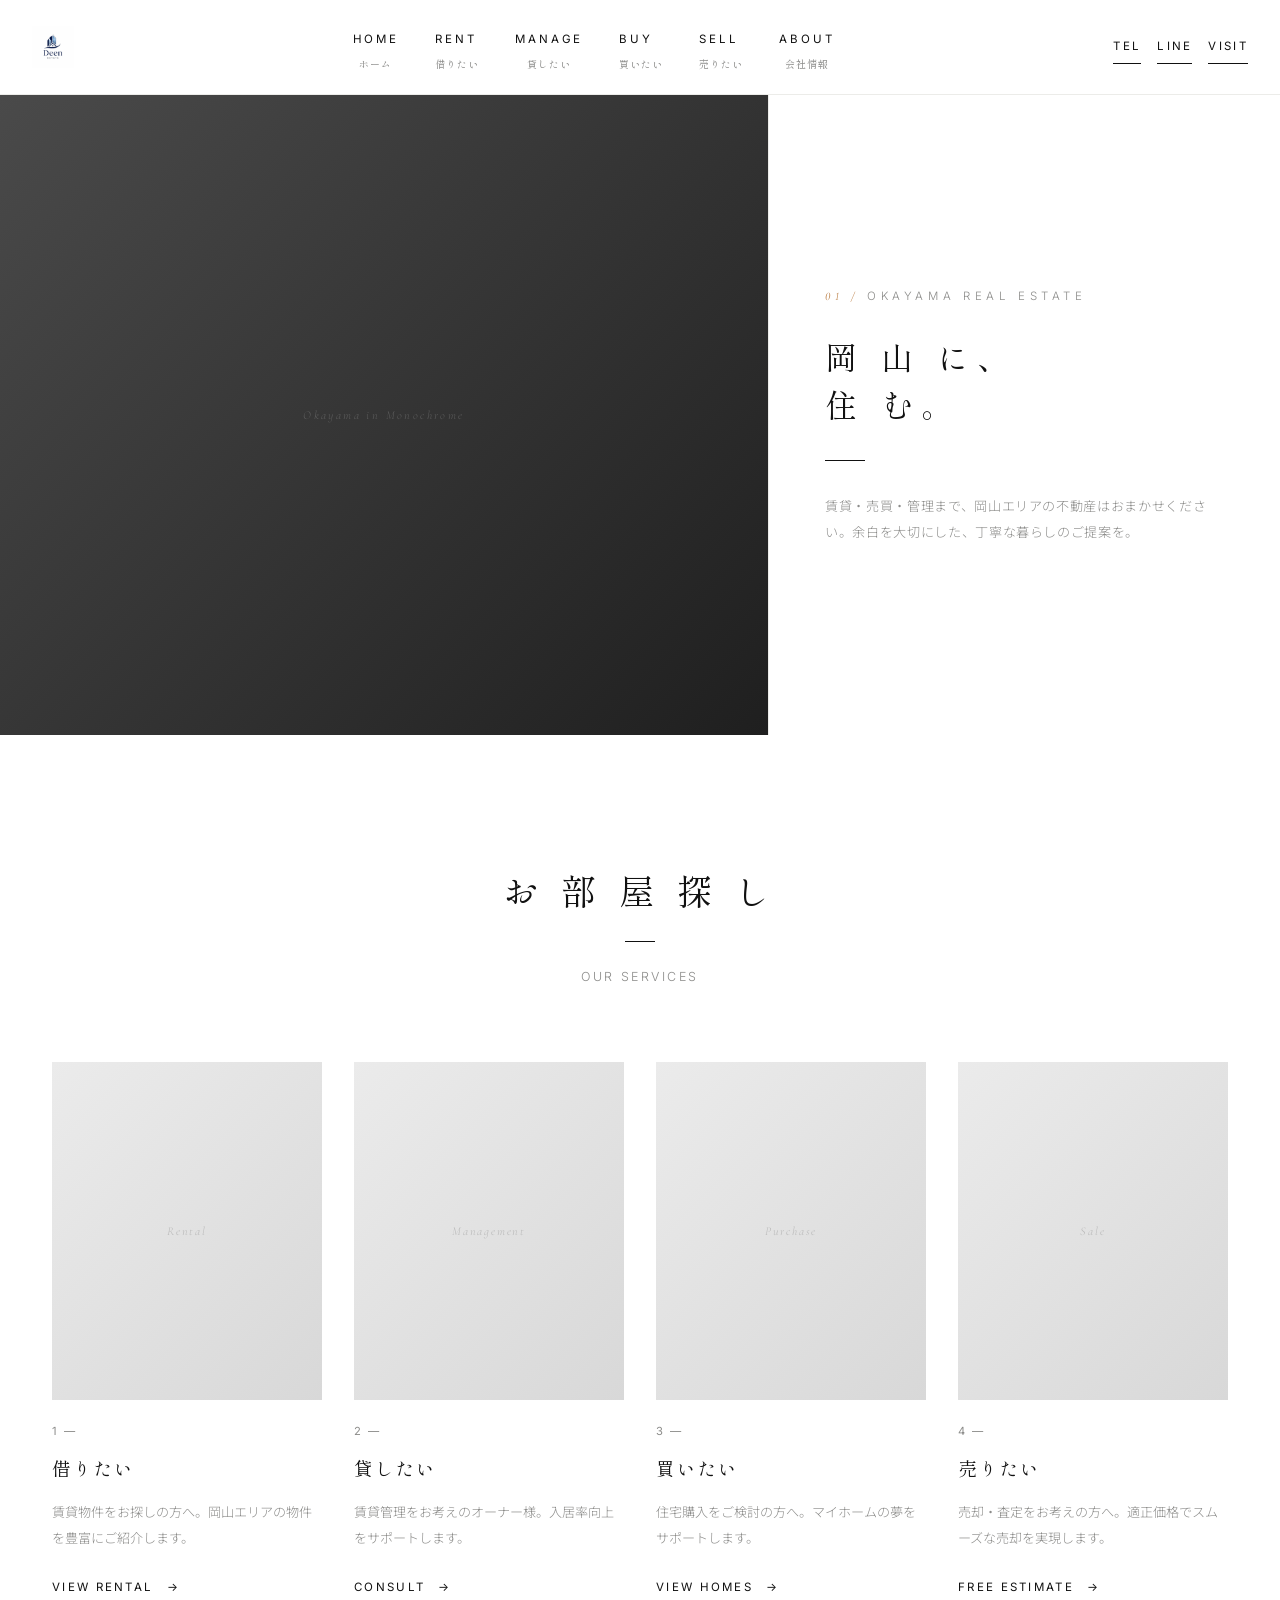
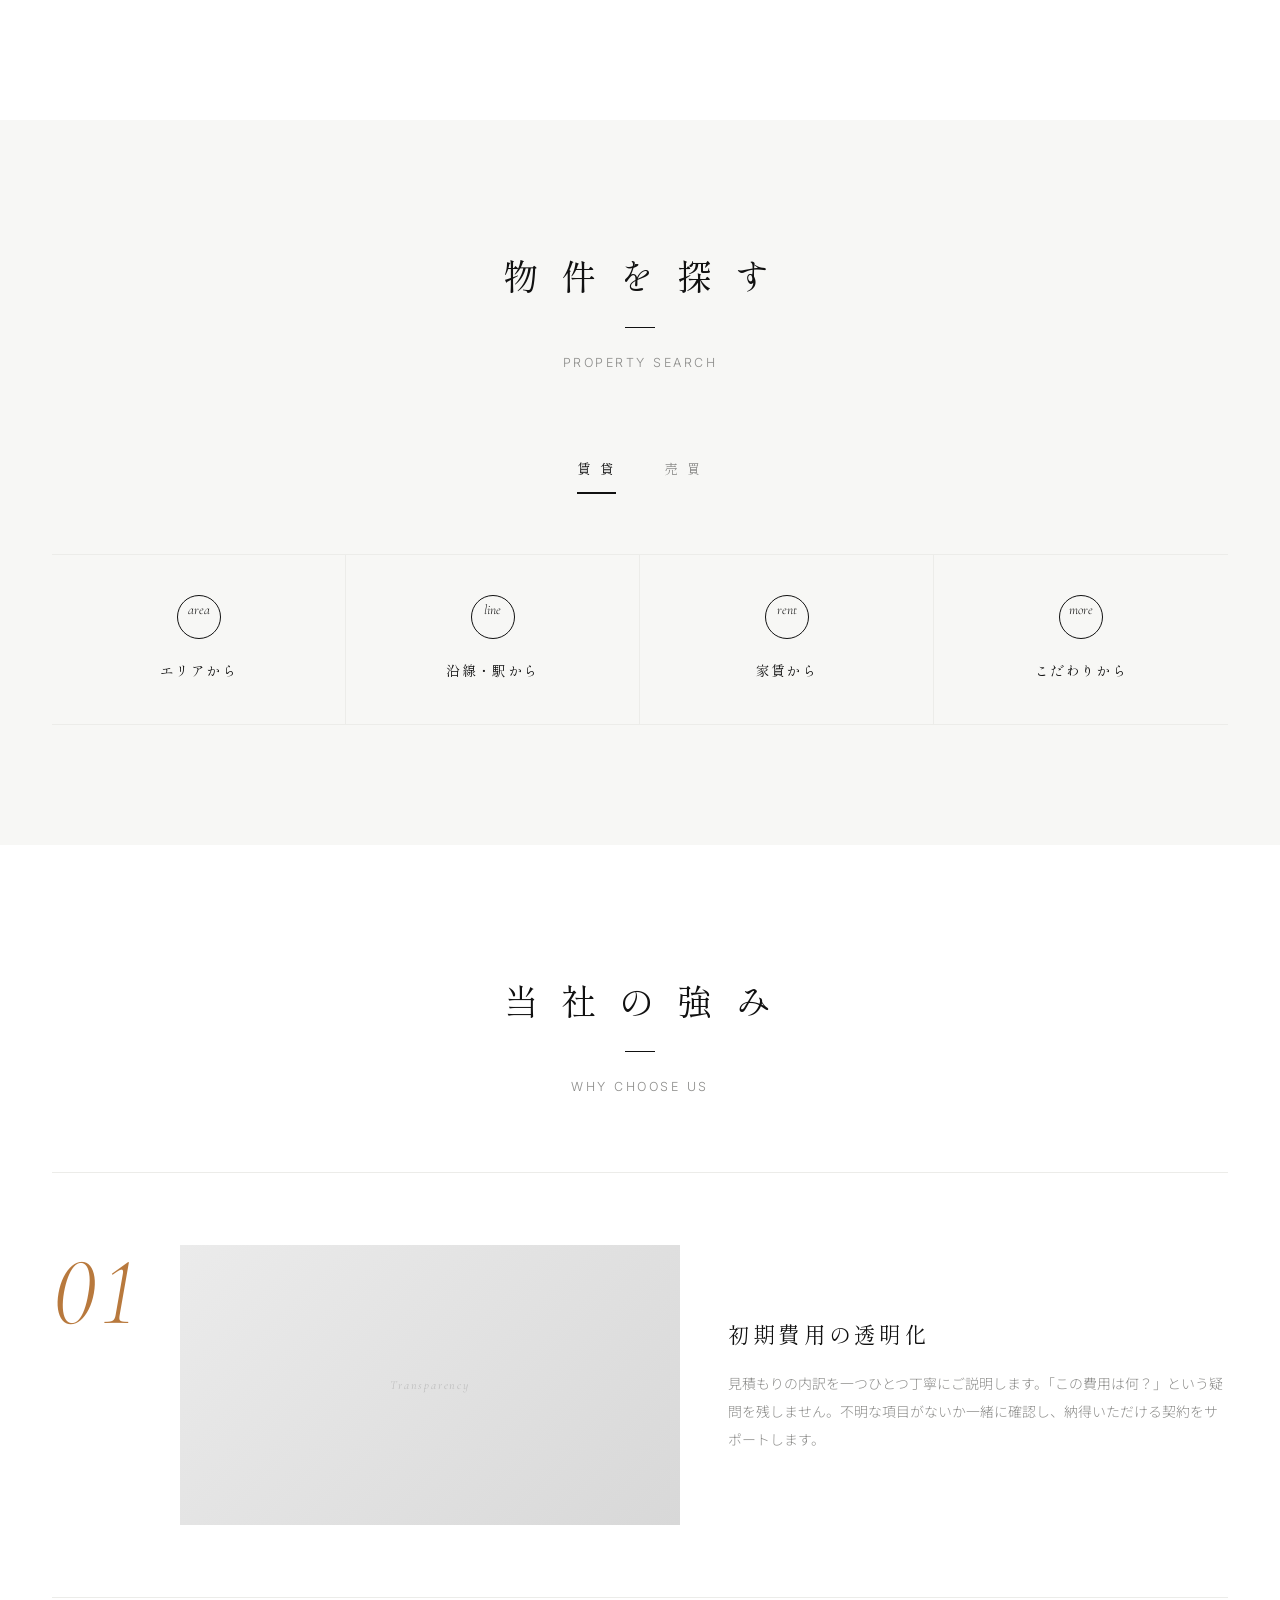
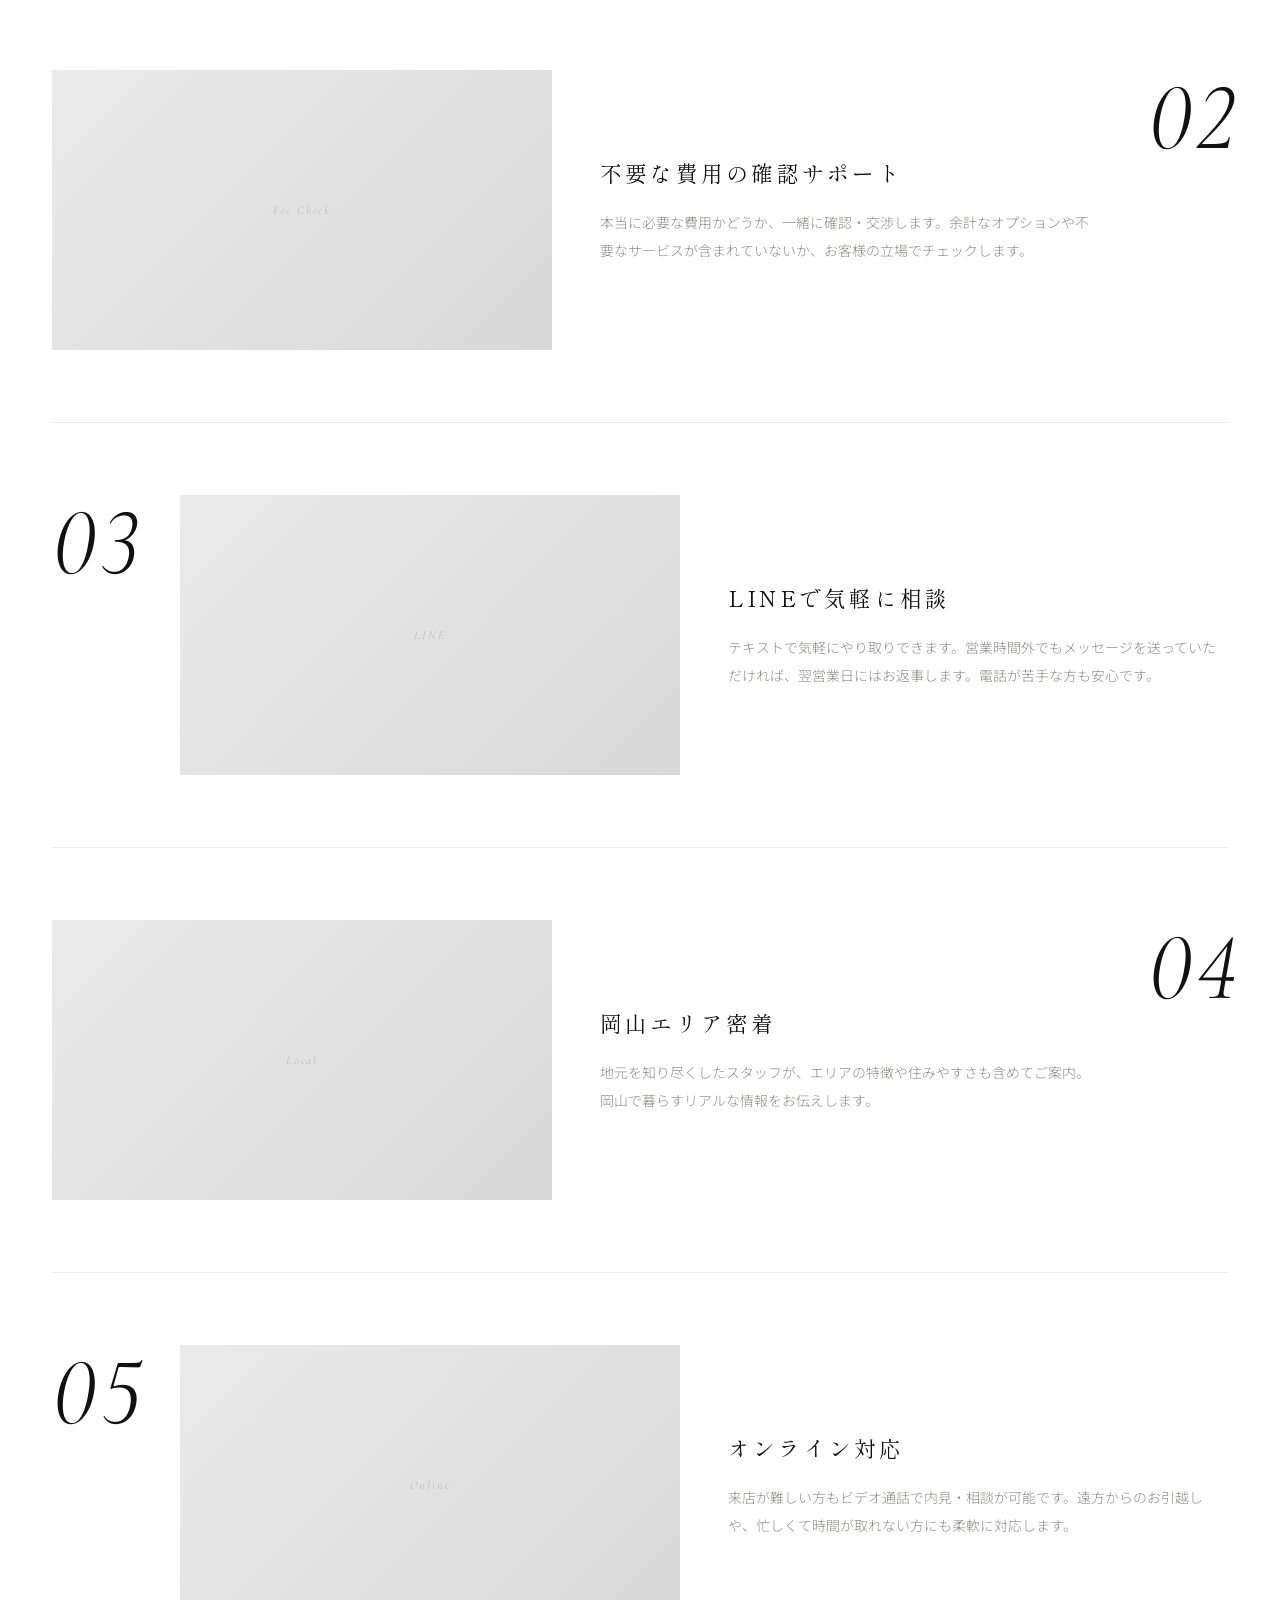
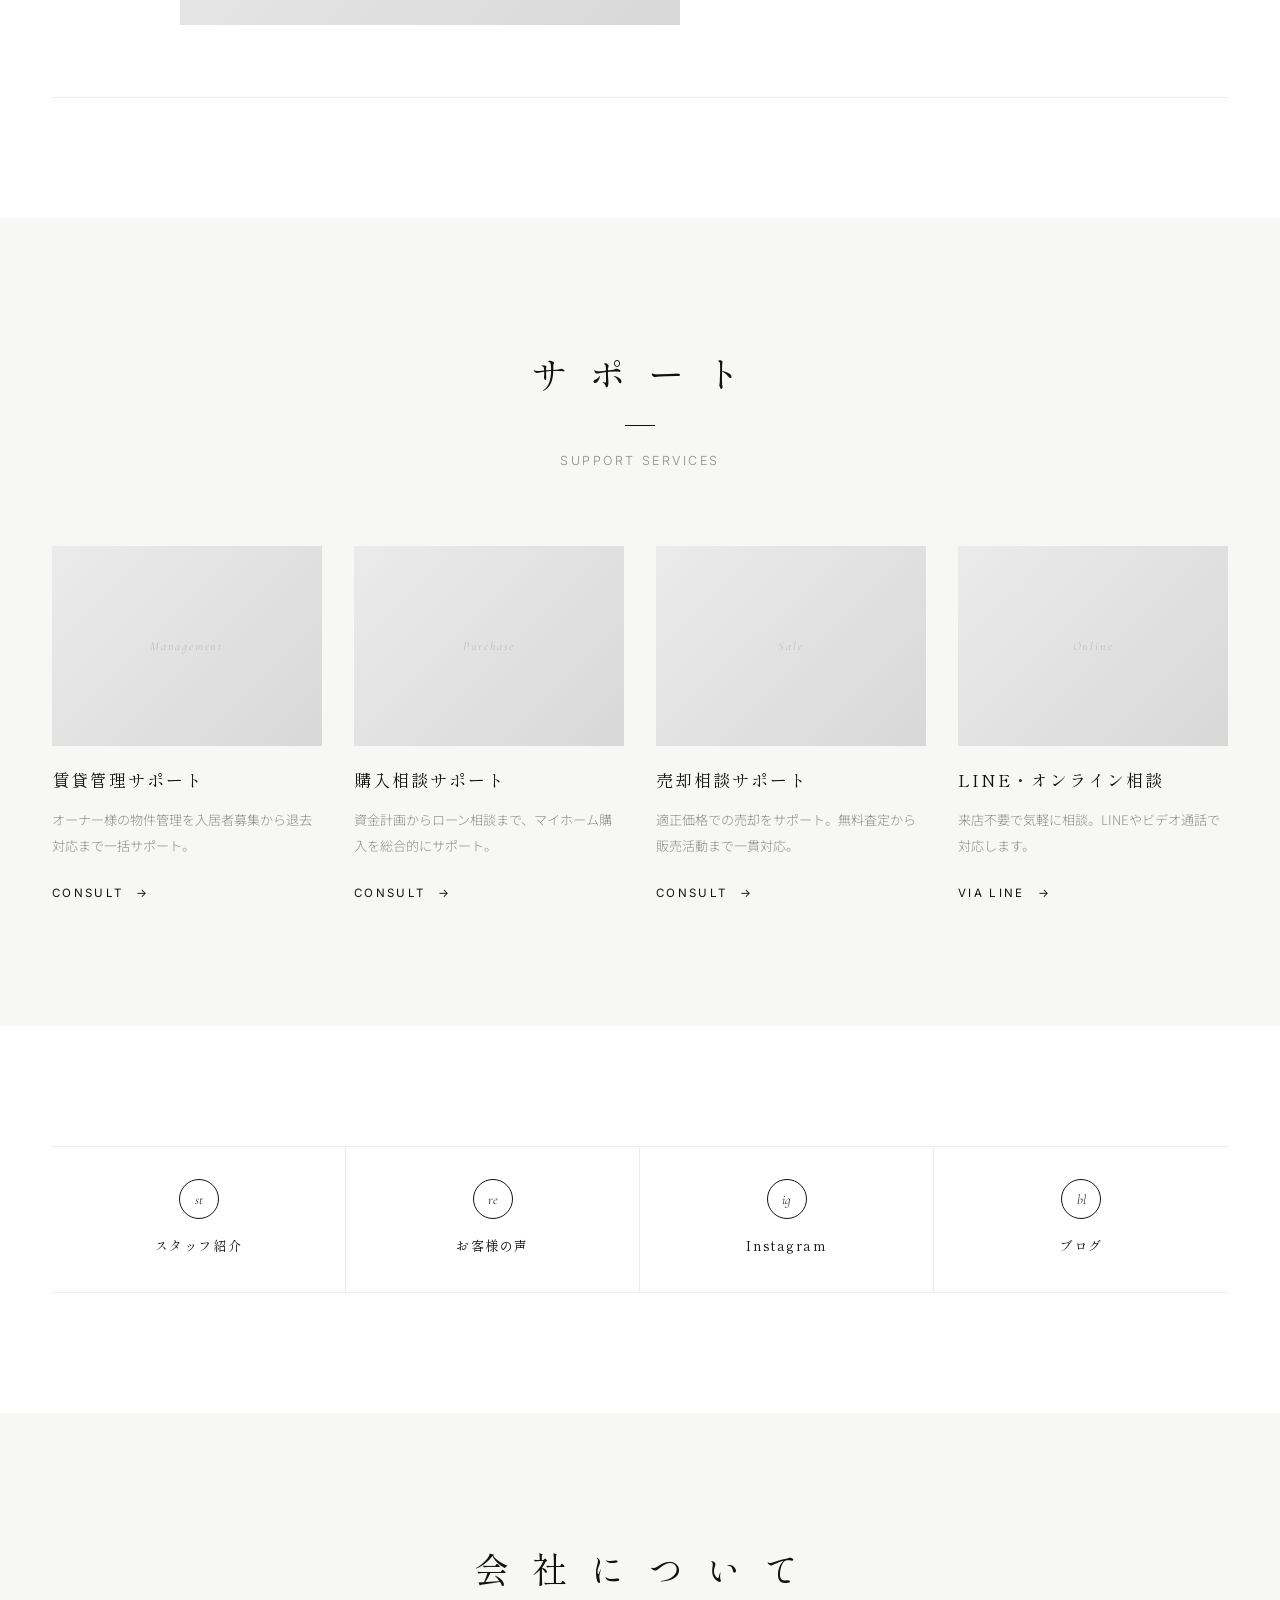
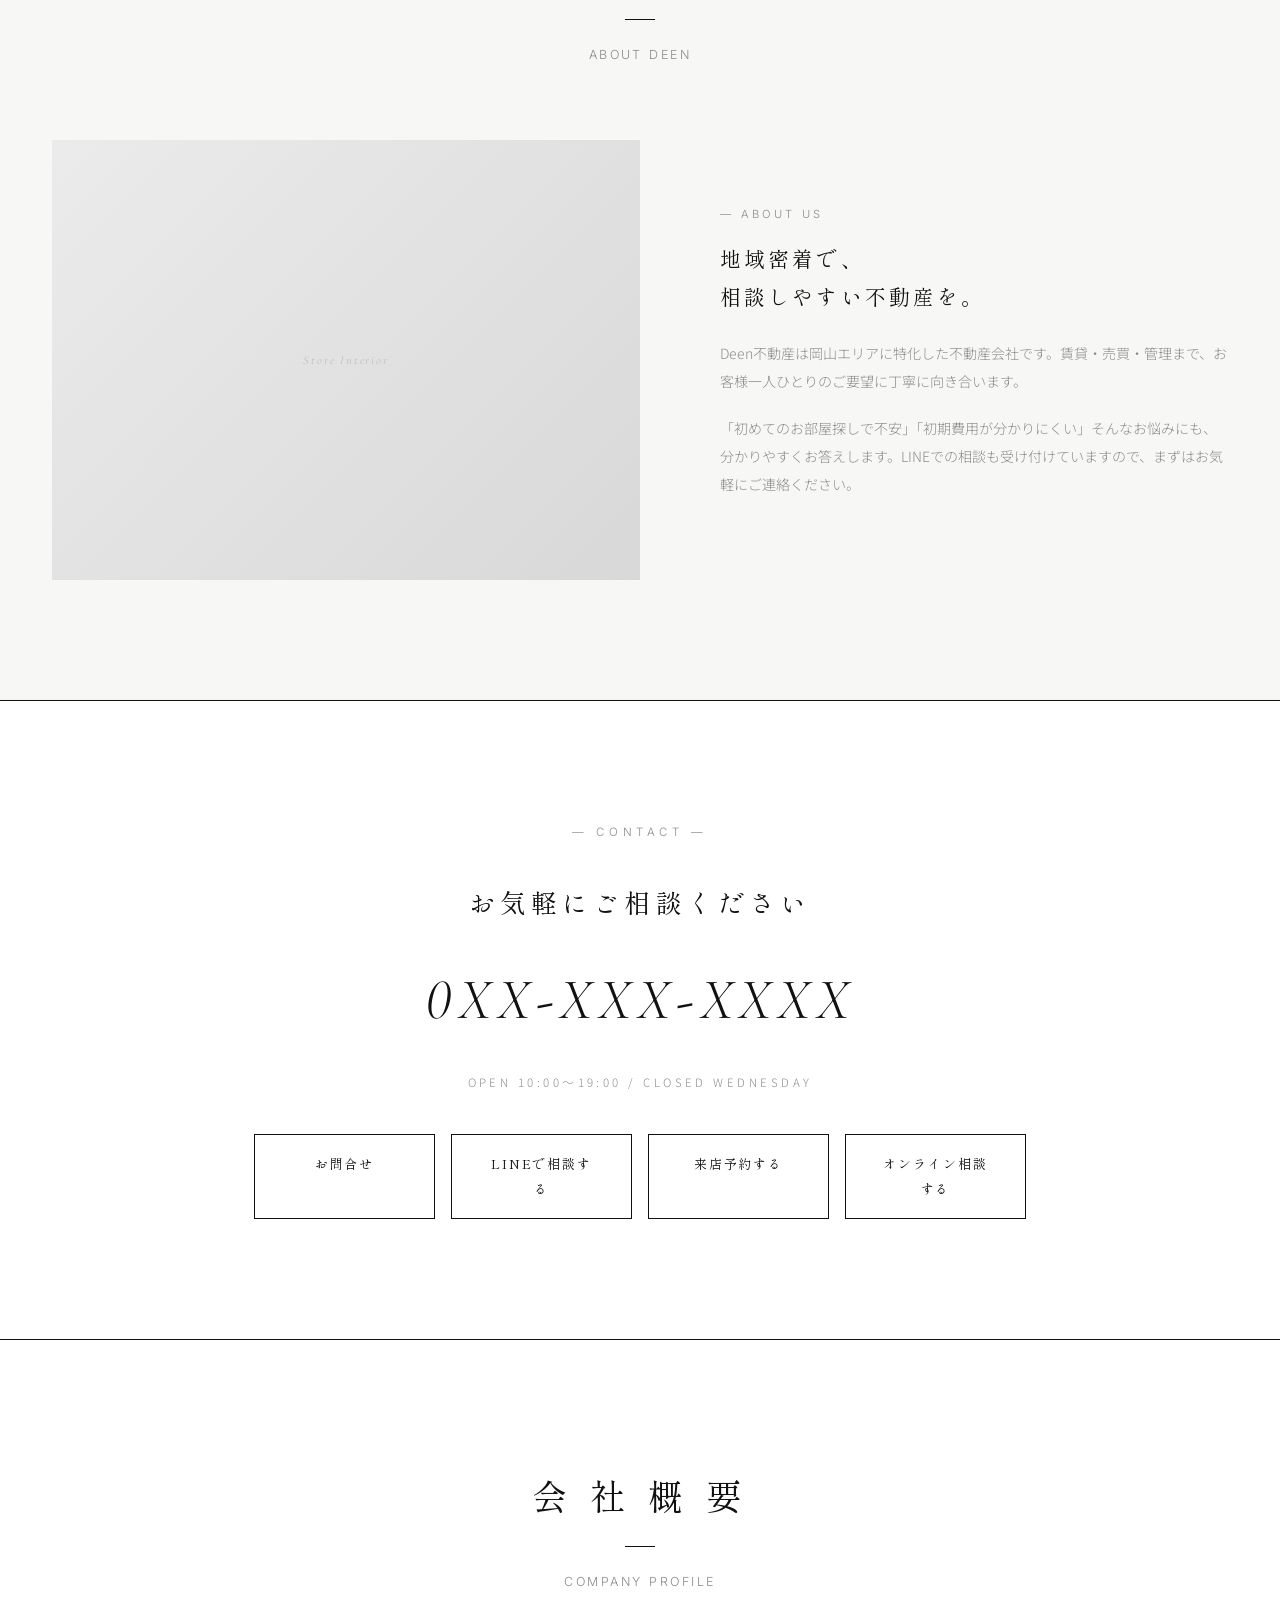
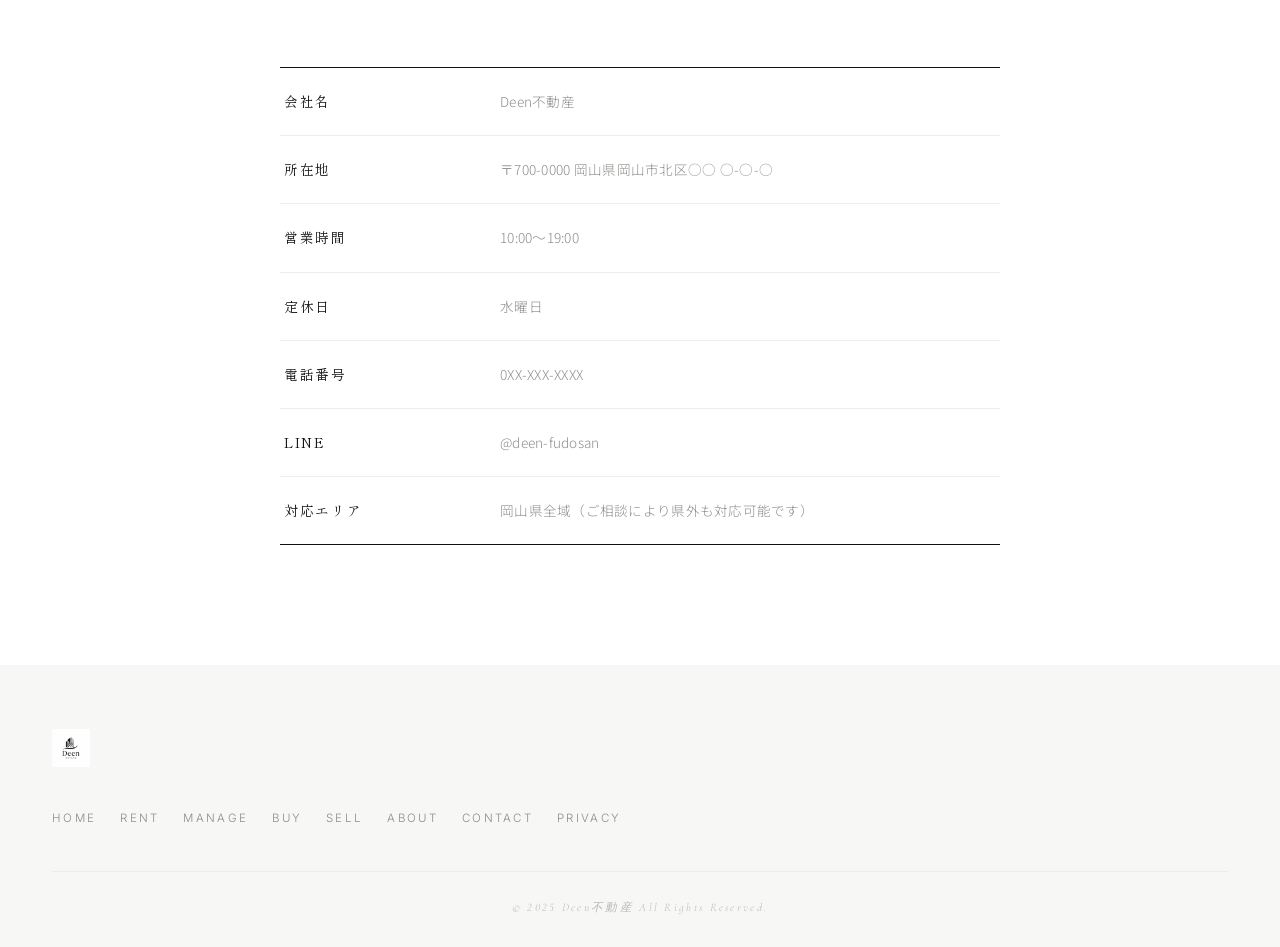
<file: preview/design-c.html>
<!DOCTYPE html>
<html lang="ja">
<head>
  <meta charset="UTF-8">
  <meta name="viewport" content="width=device-width, initial-scale=1.0">
  <title>Pattern C: 余白の美学 | Deen不動産 デザイン案</title>
  <meta name="description" content="Deen不動産ホームページデザイン案 Pattern C - Editorial Minimal">
  <link rel="preconnect" href="https://fonts.googleapis.com">
  <link rel="preconnect" href="https://fonts.gstatic.com" crossorigin>
  <link href="https://fonts.googleapis.com/css2?family=Noto+Sans+JP:wght@300;400;500&family=Shippori+Mincho:wght@400;500;600&family=Cormorant+Infant:ital,wght@0,300;0,400;1,300;1,400&family=Inter:wght@300;400;500&display=swap" rel="stylesheet">
  <link rel="stylesheet" href="css/design-c.css">
</head>
<body>

  <header class="header">
    <input type="checkbox" id="hamburger" class="hamburger-toggle">
    <div class="header__inner">
      <a href="design-c.html" class="header__logo">
        <img src="../logo.jpg" alt="Deen不動産">
      </a>
      <nav class="header__nav">
        <ul>
          <li><a href="#" data-jp="ホーム">HOME</a></li>
          <li><a href="#" data-jp="借りたい">RENT</a></li>
          <li><a href="#" data-jp="貸したい">MANAGE</a></li>
          <li><a href="#" data-jp="買いたい">BUY</a></li>
          <li><a href="#" data-jp="売りたい">SELL</a></li>
          <li><a href="#company" data-jp="会社情報">ABOUT</a></li>
        </ul>
      </nav>
      <div class="header__cta">
        <div class="header__cta-list">
          <a href="tel:0000000000" class="btn btn--small btn--secondary">Tel</a>
          <a href="#" class="btn btn--small btn--primary">Line</a>
          <a href="#" class="btn btn--small btn--primary">Visit</a>
        </div>
      </div>
      <label for="hamburger" class="hamburger-label">
        <span></span><span></span><span></span>
      </label>
    </div>
    <div class="mobile-menu">
      <ul class="mobile-menu__nav">
        <li><a href="#">HOME / ホーム</a></li>
        <li><a href="#">RENT / 借りたい</a></li>
        <li><a href="#">MANAGE / 貸したい</a></li>
        <li><a href="#">BUY / 買いたい</a></li>
        <li><a href="#">SELL / 売りたい</a></li>
        <li><a href="#company">ABOUT / 会社情報</a></li>
      </ul>
      <div class="mobile-menu__cta">
        <a href="tel:0000000000" class="btn btn--secondary">電話で問い合わせる</a>
        <a href="#" class="btn btn--primary">LINEで相談する</a>
        <a href="#" class="btn btn--primary">来店予約する</a>
      </div>
    </div>
  </header>

  <section class="hero">
    <div class="hero__image placeholder">Okayama in Monochrome</div>
    <div class="hero__overlay">
      <p class="hero__catch">OKAYAMA REAL ESTATE</p>
      <h1 class="hero__title">岡 山 に、<br>住 む。</h1>
      <p class="hero__sub">賃貸・売買・管理まで、岡山エリアの不動産はおまかせください。余白を大切にした、丁寧な暮らしのご提案を。</p>
    </div>
  </section>

  <section class="section--white" id="selection">
    <div class="container">
      <h2 class="section-title">お 部 屋 探 し</h2>
      <p class="section-subtitle">Our Services</p>
      <div class="selection__grid">
        <div class="selection__card">
          <div class="selection__card-image placeholder">Rental</div>
          <div class="selection__card-body">
            <h3 class="selection__card-title">借りたい</h3>
            <p class="selection__card-desc">賃貸物件をお探しの方へ。岡山エリアの物件を豊富にご紹介します。</p>
            <a href="#" class="btn btn--primary btn--block">View Rental</a>
          </div>
        </div>
        <div class="selection__card">
          <div class="selection__card-image placeholder">Management</div>
          <div class="selection__card-body">
            <h3 class="selection__card-title">貸したい</h3>
            <p class="selection__card-desc">賃貸管理をお考えのオーナー様。入居率向上をサポートします。</p>
            <a href="#" class="btn btn--primary btn--block">Consult</a>
          </div>
        </div>
        <div class="selection__card">
          <div class="selection__card-image placeholder">Purchase</div>
          <div class="selection__card-body">
            <h3 class="selection__card-title">買いたい</h3>
            <p class="selection__card-desc">住宅購入をご検討の方へ。マイホームの夢をサポートします。</p>
            <a href="#" class="btn btn--primary btn--block">View Homes</a>
          </div>
        </div>
        <div class="selection__card">
          <div class="selection__card-image placeholder">Sale</div>
          <div class="selection__card-body">
            <h3 class="selection__card-title">売りたい</h3>
            <p class="selection__card-desc">売却・査定をお考えの方へ。適正価格でスムーズな売却を実現します。</p>
            <a href="#" class="btn btn--primary btn--block">Free Estimate</a>
          </div>
        </div>
      </div>
    </div>
  </section>

  <section class="section--gray" id="search">
    <div class="container">
      <h2 class="section-title">物 件 を 探 す</h2>
      <p class="section-subtitle">Property Search</p>
      <div class="search__tabs">
        <span class="search__tab search__tab--active">賃 貸</span>
        <span class="search__tab search__tab--inactive">売 買</span>
      </div>
      <div class="search__grid">
        <a href="#" class="search__card">
          <div class="search__card-icon">area</div>
          <p class="search__card-label">エリアから</p>
        </a>
        <a href="#" class="search__card">
          <div class="search__card-icon">line</div>
          <p class="search__card-label">沿線・駅から</p>
        </a>
        <a href="#" class="search__card">
          <div class="search__card-icon">rent</div>
          <p class="search__card-label">家賃から</p>
        </a>
        <a href="#" class="search__card">
          <div class="search__card-icon">more</div>
          <p class="search__card-label">こだわりから</p>
        </a>
      </div>
    </div>
  </section>

  <section class="section--white" id="strengths">
    <div class="container">
      <h2 class="section-title">当 社 の 強 み</h2>
      <p class="section-subtitle">Why Choose Us</p>
      <div class="strengths__list">
        <div class="strength-item strength-item--primary">
          <p class="strength-item__number">01</p>
          <div class="strength-item__image placeholder">Transparency</div>
          <div class="strength-item__body">
            <h3 class="strength-item__title">初期費用の透明化</h3>
            <p class="strength-item__desc">見積もりの内訳を一つひとつ丁寧にご説明します。「この費用は何？」という疑問を残しません。不明な項目がないか一緒に確認し、納得いただける契約をサポートします。</p>
          </div>
        </div>
        <div class="strength-item">
          <p class="strength-item__number">02</p>
          <div class="strength-item__image placeholder">Fee Check</div>
          <div class="strength-item__body">
            <h3 class="strength-item__title">不要な費用の確認サポート</h3>
            <p class="strength-item__desc">本当に必要な費用かどうか、一緒に確認・交渉します。余計なオプションや不要なサービスが含まれていないか、お客様の立場でチェックします。</p>
          </div>
        </div>
        <div class="strength-item">
          <p class="strength-item__number">03</p>
          <div class="strength-item__image placeholder">LINE</div>
          <div class="strength-item__body">
            <h3 class="strength-item__title">LINEで気軽に相談</h3>
            <p class="strength-item__desc">テキストで気軽にやり取りできます。営業時間外でもメッセージを送っていただければ、翌営業日にはお返事します。電話が苦手な方も安心です。</p>
          </div>
        </div>
        <div class="strength-item">
          <p class="strength-item__number">04</p>
          <div class="strength-item__image placeholder">Local</div>
          <div class="strength-item__body">
            <h3 class="strength-item__title">岡山エリア密着</h3>
            <p class="strength-item__desc">地元を知り尽くしたスタッフが、エリアの特徴や住みやすさも含めてご案内。岡山で暮らすリアルな情報をお伝えします。</p>
          </div>
        </div>
        <div class="strength-item">
          <p class="strength-item__number">05</p>
          <div class="strength-item__image placeholder">Online</div>
          <div class="strength-item__body">
            <h3 class="strength-item__title">オンライン対応</h3>
            <p class="strength-item__desc">来店が難しい方もビデオ通話で内見・相談が可能です。遠方からのお引越しや、忙しくて時間が取れない方にも柔軟に対応します。</p>
          </div>
        </div>
      </div>
    </div>
  </section>

  <section class="section--gray" id="support">
    <div class="container">
      <h2 class="section-title">サ ポ ー ト</h2>
      <p class="section-subtitle">Support Services</p>
      <div class="support__grid">
        <div class="support__card">
          <div class="support__card-image placeholder">Management</div>
          <div class="support__card-body">
            <h3 class="support__card-title">賃貸管理サポート</h3>
            <p class="support__card-desc">オーナー様の物件管理を入居者募集から退去対応まで一括サポート。</p>
            <a href="#" class="btn btn--primary btn--block">Consult</a>
          </div>
        </div>
        <div class="support__card">
          <div class="support__card-image placeholder">Purchase</div>
          <div class="support__card-body">
            <h3 class="support__card-title">購入相談サポート</h3>
            <p class="support__card-desc">資金計画からローン相談まで、マイホーム購入を総合的にサポート。</p>
            <a href="#" class="btn btn--primary btn--block">Consult</a>
          </div>
        </div>
        <div class="support__card">
          <div class="support__card-image placeholder">Sale</div>
          <div class="support__card-body">
            <h3 class="support__card-title">売却相談サポート</h3>
            <p class="support__card-desc">適正価格での売却をサポート。無料査定から販売活動まで一貫対応。</p>
            <a href="#" class="btn btn--primary btn--block">Consult</a>
          </div>
        </div>
        <div class="support__card">
          <div class="support__card-image placeholder">Online</div>
          <div class="support__card-body">
            <h3 class="support__card-title">LINE・オンライン相談</h3>
            <p class="support__card-desc">来店不要で気軽に相談。LINEやビデオ通話で対応します。</p>
            <a href="#" class="btn btn--primary btn--block">Via Line</a>
          </div>
        </div>
      </div>
    </div>
  </section>

  <section class="section--white" id="links">
    <div class="container">
      <div class="links__grid">
        <a href="#" class="links__item">
          <div class="links__icon">st</div>
          <p class="links__label">スタッフ紹介</p>
        </a>
        <a href="#" class="links__item">
          <div class="links__icon">re</div>
          <p class="links__label">お客様の声</p>
        </a>
        <a href="#" class="links__item">
          <div class="links__icon">ig</div>
          <p class="links__label">Instagram</p>
        </a>
        <a href="#" class="links__item">
          <div class="links__icon">bl</div>
          <p class="links__label">ブログ</p>
        </a>
      </div>
    </div>
  </section>

  <section class="section--gray" id="about">
    <div class="container">
      <h2 class="section-title">会 社 に つ い て</h2>
      <p class="section-subtitle">About Deen</p>
      <div class="about__inner">
        <div class="about__image placeholder">Store Interior</div>
        <div class="about__text">
          <h3>地域密着で、<br>相談しやすい不動産を。</h3>
          <p>Deen不動産は岡山エリアに特化した不動産会社です。賃貸・売買・管理まで、お客様一人ひとりのご要望に丁寧に向き合います。</p>
          <p>「初めてのお部屋探しで不安」「初期費用が分かりにくい」そんなお悩みにも、分かりやすくお答えします。LINEでの相談も受け付けていますので、まずはお気軽にご連絡ください。</p>
        </div>
      </div>
    </div>
  </section>

  <section class="cta" id="cta">
    <div class="container">
      <h2 class="cta__heading">お気軽にご相談ください</h2>
      <p class="cta__phone">0XX-XXX-XXXX</p>
      <p class="cta__hours">Open 10:00〜19:00 / Closed Wednesday</p>
      <div class="cta__buttons">
        <a href="#" class="btn btn--white">お問合せ</a>
        <a href="#" class="btn btn--white">LINEで相談する</a>
        <a href="#" class="btn btn--white">来店予約する</a>
        <a href="#" class="btn btn--white">オンライン相談する</a>
      </div>
    </div>
  </section>

  <section class="section--white" id="company">
    <div class="container">
      <h2 class="section-title">会 社 概 要</h2>
      <p class="section-subtitle">Company Profile</p>
      <table class="company-table">
        <tr><th>会社名</th><td>Deen不動産</td></tr>
        <tr><th>所在地</th><td>〒700-0000 岡山県岡山市北区○○ ○-○-○</td></tr>
        <tr><th>営業時間</th><td>10:00〜19:00</td></tr>
        <tr><th>定休日</th><td>水曜日</td></tr>
        <tr><th>電話番号</th><td>0XX-XXX-XXXX</td></tr>
        <tr><th>LINE</th><td>@deen-fudosan</td></tr>
        <tr><th>対応エリア</th><td>岡山県全域（ご相談により県外も対応可能です）</td></tr>
      </table>
    </div>
  </section>

  <footer class="footer">
    <div class="footer__inner">
      <div class="footer__logo"><img src="../logo.jpg" alt="Deen不動産"></div>
      <nav class="footer__nav">
        <ul>
          <li><a href="#">HOME</a></li>
          <li><a href="#">RENT</a></li>
          <li><a href="#">MANAGE</a></li>
          <li><a href="#">BUY</a></li>
          <li><a href="#">SELL</a></li>
          <li><a href="#company">ABOUT</a></li>
          <li><a href="#">CONTACT</a></li>
          <li><a href="#">PRIVACY</a></li>
        </ul>
      </nav>
      <p class="footer__copy">&copy; 2025 Deen不動産 All Rights Reserved.</p>
    </div>
  </footer>

</body>
</html>
</file>
<file: css/style.css>
/* ========================================
   Deen不動産 - Pattern A「信頼の紺」Corporate Navy
   Phase 2: Design applied (全ページ統一)
   ======================================== */

:root {
  --bg: #FFFFFF;
  --bg-secondary: #F4F6F9;
  --text: #1A2B44;
  --text-muted: #6B7689;
  --navy: #16365C;
  --navy-dark: #0F2237;
  --gold: #C9A96E;
  --gold-dark: #A8854B;
  --border: #DCE1E8;
}

*, *::before, *::after {
  box-sizing: border-box;
  margin: 0;
  padding: 0;
}

html {
  scroll-behavior: smooth;
  font-size: 16px;
}

body {
  font-family: "Noto Sans JP", "Hiragino Kaku Gothic ProN", "Meiryo", sans-serif;
  line-height: 1.8;
  color: var(--text);
  background: var(--bg);
  font-weight: 400;
  -webkit-font-smoothing: antialiased;
}

a {
  color: var(--text);
  text-decoration: none;
}

ul, ol {
  list-style: none;
}

img {
  max-width: 100%;
  height: auto;
  display: block;
}

/* --- Utility --- */
.container {
  max-width: 1200px;
  margin: 0 auto;
  padding: 0 24px;
}

.section-title {
  font-family: "Noto Serif JP", "Yu Mincho", "游明朝", serif;
  font-size: 1.75rem;
  font-weight: 600;
  text-align: center;
  color: var(--navy);
  letter-spacing: 0.02em;
  margin-bottom: 8px;
  position: relative;
}

/* English eyebrow label above section titles */
.section--white .container > .section-title::before,
.section--gray .container > .section-title::before {
  content: attr(data-en);
  display: block;
  font-family: "Cormorant Garamond", serif;
  font-size: 0.8rem;
  font-weight: 500;
  color: var(--gold);
  letter-spacing: 0.3em;
  margin-bottom: 12px;
  text-transform: uppercase;
}

.section-subtitle {
  font-family: "Noto Serif JP", serif;
  font-size: 0.95rem;
  text-align: center;
  color: var(--text-muted);
  margin-bottom: 56px;
  position: relative;
  padding-bottom: 24px;
}

.section-subtitle::after {
  content: "";
  position: absolute;
  bottom: 0;
  left: 50%;
  transform: translateX(-50%);
  width: 40px;
  height: 1px;
  background: var(--gold);
}

.section--white {
  background: var(--bg);
  padding: 80px 0;
}

.section--gray {
  background: var(--bg-secondary);
  padding: 80px 0;
}

.placeholder {
  background: linear-gradient(135deg, #E8ECF2 0%, #DCE1E8 100%);
  display: flex;
  align-items: center;
  justify-content: center;
  color: #8A94A5;
  font-size: 0.8rem;
  border-radius: 2px;
  overflow: hidden;
  font-family: "Cormorant Garamond", serif;
  letter-spacing: 0.1em;
}

/* --- Buttons --- */
.btn {
  display: inline-block;
  padding: 14px 28px;
  border-radius: 2px;
  font-size: 0.9rem;
  font-weight: 600;
  text-align: center;
  cursor: pointer;
  transition: all 0.25s ease;
  border: none;
  letter-spacing: 0.08em;
  font-family: inherit;
}

.btn:hover {
  transform: translateY(-1px);
  box-shadow: 0 6px 20px rgba(22, 54, 92, 0.18);
}

.btn--primary {
  background: var(--navy);
  color: #fff;
}

.btn--primary:hover {
  background: var(--navy-dark);
}

.btn--secondary {
  background: transparent;
  color: var(--navy);
  border: 1.5px solid var(--navy);
}

.btn--secondary:hover {
  background: var(--navy);
  color: #fff;
}

.btn--white {
  background: #fff;
  color: var(--navy);
  font-weight: 700;
  font-family: "Noto Serif JP", serif;
}

.btn--white:hover {
  background: var(--gold);
  color: #fff;
}

.btn--block {
  display: block;
  width: 100%;
}

.btn--small {
  padding: 9px 18px;
  font-size: 0.78rem;
  letter-spacing: 0.1em;
}

/* ========================================
   HEADER (transparent at top, dark translucent on scroll)
   ======================================== */
.header {
  position: fixed;
  top: 0;
  left: 0;
  right: 0;
  z-index: 100;
  background: transparent;
  border-bottom: none;
  transition: background 0.35s ease;
}

/* NOTE: do NOT apply backdrop-filter / filter / transform on .header here.
   Those properties turn .header into the containing block for fixed
   descendants, which would clip .mobile-menu to header-bar height. */
.header.is-scrolled {
  background: rgba(15, 34, 55, 0.88);
}

.header__inner {
  position: relative;
  z-index: 110;
  display: flex;
  align-items: center;
  justify-content: space-between;
  width: 100%;
  margin: 0;
  padding: 16px 28px;
}

.header__logo img {
  height: 40px;
  width: auto;
  filter: brightness(0) invert(1);
  transition: filter 0.3s;
}

/* Hide old desktop nav + CTA groups (kept in HTML-wise only as legacy; we drop from markup) */
.header__nav,
.header__cta { display: none !important; }

/* Hamburger toggle input (hidden visually, used for CSS state) */
.hamburger-toggle {
  position: absolute;
  opacity: 0;
  pointer-events: none;
}

/* Hamburger icon (always visible, white lines) */
.hamburger-label {
  position: relative;
  z-index: 110;
  display: flex;
  flex-direction: column;
  justify-content: center;
  align-items: center;
  width: 40px;
  height: 40px;
  cursor: pointer;
  gap: 6px;
}

.hamburger-label span {
  display: block;
  width: 26px;
  height: 1.5px;
  background: #fff;
  transition: transform 0.3s ease, opacity 0.3s ease;
}

/* Hamburger morph to X when toggle is checked */
.hamburger-toggle:checked ~ .header__inner .hamburger-label span:nth-child(1) {
  transform: translateY(7.5px) rotate(45deg);
}
.hamburger-toggle:checked ~ .header__inner .hamburger-label span:nth-child(2) {
  opacity: 0;
}
.hamburger-toggle:checked ~ .header__inner .hamburger-label span:nth-child(3) {
  transform: translateY(-7.5px) rotate(-45deg);
}

/* Click-to-close backdrop (transparent overlay behind the drawer) */
.menu-backdrop {
  position: fixed;
  inset: 0;
  background: rgba(0, 0, 0, 0.35);
  opacity: 0;
  visibility: hidden;
  transition: opacity 0.4s ease, visibility 0.4s;
  z-index: 85;
  cursor: pointer;
}
.hamburger-toggle:checked ~ .menu-backdrop {
  opacity: 1;
  visibility: visible;
}

/* Right-side drawer menu */
.mobile-menu {
  position: fixed;
  top: 0;
  right: 0;
  bottom: 0;
  width: min(400px, 88vw);
  background: rgba(15, 34, 55, 0.97);
  backdrop-filter: blur(6px);
  box-shadow: -12px 0 40px rgba(0, 0, 0, 0.35);
  transform: translateX(100%);
  visibility: hidden;
  transition: transform 0.4s cubic-bezier(0.4, 0, 0.2, 1), visibility 0.4s;
  z-index: 90;
  overflow-y: auto;
  padding: 100px 32px 48px;
}

.hamburger-toggle:checked ~ .mobile-menu {
  transform: translateX(0);
  visibility: visible;
}

/* Lock page scroll while drawer is open */
html:has(.hamburger-toggle:checked) {
  overflow: hidden;
}

.mobile-menu__inner {
  width: 100%;
  color: #fff;
}

.mobile-menu__section {
  margin-bottom: 40px;
  border-top: 1px solid rgba(255, 255, 255, 0.15);
  padding-top: 24px;
}

.mobile-menu__heading {
  font-family: "Cormorant Garamond", serif;
  font-size: 0.85rem;
  letter-spacing: 0.3em;
  color: var(--gold);
  margin-bottom: 16px;
  text-transform: uppercase;
}

.mobile-menu__nav li {
  border-bottom: 1px solid rgba(255, 255, 255, 0.08);
}

.mobile-menu__nav a {
  display: block;
  padding: 18px 0;
  font-family: "Noto Serif JP", serif;
  font-size: 1.05rem;
  color: #fff;
  letter-spacing: 0.08em;
  transition: color 0.2s;
}

.mobile-menu__nav a:hover { color: var(--gold); }

.mobile-menu__tel {
  font-family: "Noto Sans JP", sans-serif;
  font-size: 1.6rem;
  color: #fff;
  letter-spacing: 0.05em;
  line-height: 1.2;
  margin-bottom: 4px;
}

.mobile-menu__hours {
  font-size: 0.8rem;
  color: rgba(255, 255, 255, 0.7);
  margin-bottom: 20px;
  letter-spacing: 0.05em;
}

.mobile-menu__cta {
  display: flex;
  flex-direction: column;
  gap: 10px;
}

/* ========================================
   HERO (full-screen slideshow)
   ======================================== */
.hero {
  position: relative;
  overflow: hidden;
  background: var(--navy);
  width: 100%;
  height: 100vh;
  min-height: 560px;
  max-height: 960px;
}

.hero__slides {
  position: absolute;
  inset: 0;
  z-index: 1;
}

.hero__slide {
  position: absolute;
  inset: 0;
  background-size: cover;
  background-position: center center;
  background-repeat: no-repeat;
  opacity: 0;
  animation: hero-fade 21s infinite linear;
  /* Ken Burns: フェード + 途切れずゆっくりズームイン */
  transform: scale(1);
}

.hero__slide:nth-child(1) { animation-delay: 0s; }
.hero__slide:nth-child(2) { animation-delay: 7s; }
.hero__slide:nth-child(3) { animation-delay: 14s; }

@keyframes hero-fade {
  0%   { opacity: 0; transform: scale(1); }
  4%   { opacity: 1; }
  33%  { opacity: 1; }
  38%  { opacity: 0; }
  100% { opacity: 0; transform: scale(1.2); }
}

/* Dark gradient mask for text readability */
.hero__mask {
  position: absolute;
  inset: 0;
  z-index: 2;
  background:
    linear-gradient(180deg,
      rgba(15, 34, 55, 0.15) 0%,
      rgba(15, 34, 55, 0.05) 40%,
      rgba(15, 34, 55, 0.55) 85%,
      rgba(15, 34, 55, 0.75) 100%);
  pointer-events: none;
}

.hero__overlay {
  position: absolute;
  z-index: 3;
  bottom: 56px;
  left: 0;
  right: 0;
  padding: 0 28px;
  color: #fff;
  text-align: center;
}

.hero__catch {
  font-family: "Cormorant Garamond", serif;
  font-size: 0.85rem;
  font-weight: 500;
  color: var(--gold);
  letter-spacing: 0.3em;
  margin-bottom: 12px;
  text-transform: uppercase;
}

.hero__title {
  font-family: "Noto Serif JP", serif;
  font-size: 2.25rem;
  font-weight: 600;
  letter-spacing: 0.05em;
  margin-bottom: 16px;
  line-height: 1.4;
}

.hero__title::after {
  content: "";
  display: block;
  width: 48px;
  height: 1px;
  background: var(--gold);
  margin-top: 20px;
}

.hero__sub {
  font-size: 0.9rem;
  opacity: 0.85;
  font-weight: 300;
  line-height: 1.8;
}

/* ========================================
   PAGE HEADER (sub pages)
   ======================================== */
.page-header {
  background: var(--navy);
  color: #fff;
  padding: 56px 24px 48px;
  text-align: center;
  position: relative;
  overflow: hidden;
}

.page-header::before {
  content: "";
  position: absolute;
  inset: 0;
  background-image: repeating-linear-gradient(
    45deg,
    rgba(255, 255, 255, 0.02) 0px,
    rgba(255, 255, 255, 0.02) 1px,
    transparent 1px,
    transparent 12px
  );
  pointer-events: none;
}

.page-header > * { position: relative; z-index: 1; }

.page-header__title {
  font-family: "Noto Serif JP", serif;
  font-size: 1.8rem;
  font-weight: 600;
  letter-spacing: 0.08em;
  margin-bottom: 18px;
  color: #fff;
  position: relative;
  padding-bottom: 16px;
  display: inline-block;
}

.page-header__title::before {
  content: attr(data-en);
  display: block;
  font-family: "Cormorant Garamond", serif;
  font-size: 0.75rem;
  font-weight: 500;
  color: var(--gold);
  letter-spacing: 0.4em;
  margin-bottom: 10px;
  text-transform: uppercase;
}

.page-header__title::after {
  content: "";
  position: absolute;
  bottom: 0;
  left: 50%;
  transform: translateX(-50%);
  width: 32px;
  height: 1px;
  background: var(--gold);
}

.page-header__breadcrumb {
  font-size: 0.78rem;
  color: rgba(255, 255, 255, 0.55);
  letter-spacing: 0.1em;
  font-family: "Cormorant Garamond", serif;
  margin-top: 12px;
}

.page-header__breadcrumb a {
  color: rgba(255, 255, 255, 0.75);
  transition: color 0.2s;
}

.page-header__breadcrumb a:hover {
  color: var(--gold);
}

/* ========================================
   SELECTION
   ======================================== */
.selection__grid {
  display: grid;
  grid-template-columns: 1fr 1fr;
  gap: 20px;
}

.selection__card {
  background: #fff;
  border: 1px solid var(--border);
  border-radius: 2px;
  overflow: hidden;
  transition: all 0.3s ease;
  position: relative;
}

.selection__card::before {
  content: "0" counter(card-count);
  counter-increment: card-count;
  position: absolute;
  top: 12px;
  left: 12px;
  z-index: 2;
  font-family: "Cormorant Garamond", serif;
  font-size: 1.2rem;
  color: var(--gold);
  font-weight: 500;
  letter-spacing: 0.1em;
  background: rgba(255, 255, 255, 0.9);
  padding: 2px 8px;
  border-radius: 1px;
}

.selection__grid { counter-reset: card-count; }

/* 2カード用（借りたい・貸したいを非表示時）: デスクトップで中央2列 */
.selection__grid--2col {
  max-width: 1000px;
  margin-left: auto;
  margin-right: auto;
  gap: 28px;
}

.selection__card:hover {
  border-color: var(--navy);
  box-shadow: 0 10px 30px rgba(22, 54, 92, 0.1);
  transform: translateY(-2px);
}

.selection__card-image {
  width: 100%;
  height: 220px;
  border-radius: 0;
  background-size: cover;
  background-position: center center;
  background-repeat: no-repeat;
  background-color: var(--bg-secondary);
}

.selection__card-body {
  padding: 20px 18px 22px;
}

.selection__card-title {
  font-family: "Noto Serif JP", serif;
  font-size: 1.2rem;
  font-weight: 600;
  margin-bottom: 10px;
  color: var(--navy);
  letter-spacing: 0.05em;
}

.selection__card-desc {
  font-size: 0.82rem;
  color: var(--text-muted);
  margin-bottom: 16px;
  line-height: 1.7;
}

.selection__card .btn {
  width: 100%;
}

/* ========================================
   SEARCH
   ======================================== */
.search__tabs {
  display: flex;
  justify-content: center;
  margin-bottom: 40px;
  gap: 40px;
  border-bottom: 1px solid var(--border);
}

.search__tab {
  padding: 14px 8px;
  font-size: 0.95rem;
  font-weight: 600;
  font-family: "Noto Serif JP", serif;
  border: none;
  cursor: pointer;
  background: transparent;
  position: relative;
  letter-spacing: 0.1em;
}

.search__tab--active {
  color: var(--navy);
}

.search__tab--active::after {
  content: "";
  position: absolute;
  bottom: -1px;
  left: 0;
  right: 0;
  height: 3px;
  background: var(--gold);
}

.search__tab--inactive {
  color: var(--text-muted);
}

.search__grid {
  display: grid;
  grid-template-columns: 1fr 1fr;
  gap: 20px;
}

.search__card {
  background: #fff;
  border: 1px solid var(--border);
  border-radius: 2px;
  padding: 32px 16px;
  text-align: center;
  transition: all 0.25s ease;
  cursor: pointer;
}

.search__card:hover {
  border-color: var(--navy);
  transform: translateY(-2px);
  box-shadow: 0 6px 20px rgba(22, 54, 92, 0.08);
}

.search__card-icon {
  width: 56px;
  height: 56px;
  border-radius: 50%;
  margin: 0 auto 16px;
  border: 1px solid var(--navy);
  background: #fff;
  color: var(--navy);
  font-family: "Cormorant Garamond", serif;
  font-size: 0.9rem;
}

.search__card-label {
  font-size: 0.88rem;
  font-weight: 600;
  color: var(--navy);
  font-family: "Noto Serif JP", serif;
  letter-spacing: 0.05em;
}

/* ========================================
   STRENGTHS
   ======================================== */
.strengths__list {
  display: flex;
  flex-direction: column;
  gap: 32px;
}

.strength-item {
  background: #fff;
  border: 1px solid var(--border);
  border-radius: 2px;
  overflow: hidden;
  padding: 28px 24px;
  position: relative;
}

.strength-item--primary {
  border-left: 6px solid var(--navy);
  background: var(--bg-secondary);
}

.strength-item__image {
  width: 100%;
  height: 200px;
  margin-bottom: 20px;
  border-radius: 0;
  background-size: cover;
  background-position: center center;
  background-repeat: no-repeat;
  background-color: var(--bg-secondary);
}

.strength-item__number {
  font-family: "Cormorant Garamond", serif;
  font-size: 3.5rem;
  font-weight: 400;
  color: transparent;
  -webkit-text-stroke: 1px var(--navy);
  letter-spacing: 0.1em;
  line-height: 1;
  margin-bottom: 12px;
}

.strength-item--primary .strength-item__number {
  -webkit-text-stroke: 1px var(--gold);
}

.strength-item__title {
  font-family: "Noto Serif JP", serif;
  font-size: 1.3rem;
  font-weight: 600;
  margin-bottom: 12px;
  color: var(--navy);
  letter-spacing: 0.03em;
}

.strength-item__desc {
  font-size: 0.92rem;
  color: var(--text-muted);
  line-height: 1.9;
}

/* ========================================
   SUPPORT
   ======================================== */
.support__grid {
  display: grid;
  grid-template-columns: 1fr 1fr;
  gap: 20px;
}

.support__card {
  background: #fff;
  border: 1px solid var(--border);
  border-radius: 2px;
  overflow: hidden;
  border-top: 3px solid var(--navy);
  transition: all 0.3s ease;
}

.support__card:hover {
  border-top-color: var(--gold);
  box-shadow: 0 8px 24px rgba(22, 54, 92, 0.08);
  transform: translateY(-2px);
}

.support__card-image {
  width: 100%;
  height: 140px;
  border-radius: 0;
  background-size: cover;
  background-position: center center;
  background-repeat: no-repeat;
  background-color: var(--bg-secondary);
}

.support__card-body {
  padding: 20px 18px;
}

.support__card-title {
  font-family: "Noto Serif JP", serif;
  font-size: 1.05rem;
  font-weight: 600;
  margin-bottom: 10px;
  color: var(--navy);
  letter-spacing: 0.05em;
}

.support__card-desc {
  font-size: 0.82rem;
  color: var(--text-muted);
  margin-bottom: 16px;
  line-height: 1.7;
}

/* ========================================
   LINKS
   ======================================== */
.links__grid {
  display: grid;
  grid-template-columns: repeat(2, 1fr);
  gap: 20px;
}

.links__item {
  background: #fff;
  border: 1px solid var(--border);
  border-radius: 2px;
  padding: 32px 16px;
  text-align: center;
  transition: all 0.25s ease;
}

.links__item:hover {
  border-color: var(--navy);
  box-shadow: 0 6px 20px rgba(22, 54, 92, 0.1);
}

.links__icon {
  width: 56px;
  height: 56px;
  border-radius: 50%;
  border: 1px solid var(--navy);
  background: #fff;
  margin: 0 auto 14px;
  display: flex;
  align-items: center;
  justify-content: center;
  font-size: 1.1rem;
  color: var(--navy);
  font-family: "Cormorant Garamond", serif;
  overflow: hidden;
}

/* Image icon variant (e.g. Instagram official logo) — no border, no circular clip */
.links__icon--image {
  border: none;
  background: transparent;
  padding: 0;
  border-radius: 0;
  overflow: visible;
}
.links__icon--image img {
  width: 100%;
  height: 100%;
  object-fit: contain;
  border-radius: 0;
  display: block;
}

.links__label {
  font-size: 0.88rem;
  font-weight: 600;
  color: var(--navy);
  font-family: "Noto Serif JP", serif;
  letter-spacing: 0.05em;
}

/* ========================================
   ABOUT
   ======================================== */
.about__inner {
  display: flex;
  flex-direction: column;
  gap: 32px;
}

.about__image {
  width: 100%;
  height: 260px;
  border-radius: 0;
}

.about__text h3 {
  font-family: "Noto Serif JP", serif;
  font-size: 1.35rem;
  font-weight: 600;
  margin-bottom: 20px;
  color: var(--navy);
  letter-spacing: 0.03em;
  line-height: 1.6;
  position: relative;
  padding-bottom: 16px;
}

.about__text h3::after {
  content: "";
  position: absolute;
  bottom: 0;
  left: 0;
  width: 40px;
  height: 1px;
  background: var(--gold);
}

.about__text p {
  font-size: 0.9rem;
  color: var(--text-muted);
  margin-bottom: 14px;
  line-height: 1.9;
}

/* ========================================
   SEARCH FORM (rent/buy filter)
   ======================================== */
.search-form {
  background: #fff;
  border: 1px solid var(--border);
  border-top: 3px solid var(--navy);
  border-radius: 2px;
  padding: 32px 24px;
  max-width: 1000px;
  margin: 0 auto;
}

.search-form__row {
  display: grid;
  grid-template-columns: 1fr;
  gap: 20px;
  margin-bottom: 20px;
}

.search-form__row:last-of-type {
  margin-bottom: 28px;
}

.search-form__group {
  display: flex;
  flex-direction: column;
  gap: 8px;
}

.search-form__group label {
  font-family: "Noto Serif JP", serif;
  font-size: 0.85rem;
  font-weight: 600;
  color: var(--navy);
  letter-spacing: 0.05em;
}

.search-form select,
.search-form input,
.contact-form select,
.contact-form input,
.contact-form textarea {
  width: 100%;
  padding: 12px 14px;
  border: 1px solid var(--border);
  border-radius: 2px;
  font-size: 0.9rem;
  color: var(--text);
  background: #fff;
  font-family: inherit;
  transition: border-color 0.2s, box-shadow 0.2s;
  appearance: none;
  -webkit-appearance: none;
}

.search-form select,
.contact-form select {
  background-image: linear-gradient(45deg, transparent 50%, var(--navy) 50%),
    linear-gradient(135deg, var(--navy) 50%, transparent 50%);
  background-position: calc(100% - 18px) center, calc(100% - 12px) center;
  background-size: 6px 6px, 6px 6px;
  background-repeat: no-repeat;
  padding-right: 36px;
  cursor: pointer;
}

.search-form select:focus,
.search-form input:focus,
.contact-form select:focus,
.contact-form input:focus,
.contact-form textarea:focus {
  outline: none;
  border-color: var(--gold);
  box-shadow: 0 0 0 3px rgba(201, 169, 110, 0.15);
}

.search-form__actions,
.contact-form__actions {
  text-align: center;
  margin-top: 8px;
}

/* ========================================
   PROPERTY GRID (rent/buy)
   ======================================== */
.property-grid {
  display: grid;
  grid-template-columns: 1fr;
  gap: 20px;
  margin-bottom: 48px;
}

.property-card {
  background: #fff;
  border: 1px solid var(--border);
  border-top: 3px solid var(--navy);
  border-radius: 2px;
  overflow: hidden;
  transition: all 0.3s ease;
}

.property-card:hover {
  border-top-color: var(--gold);
  box-shadow: 0 10px 30px rgba(22, 54, 92, 0.1);
  transform: translateY(-2px);
}

.property-card__body {
  padding: 20px 18px 22px;
}

.property-card__name {
  font-family: "Noto Serif JP", serif;
  font-size: 1.1rem;
  font-weight: 600;
  color: var(--navy);
  margin-bottom: 10px;
  letter-spacing: 0.03em;
  line-height: 1.5;
}

.property-card__info {
  font-size: 0.82rem;
  color: var(--text-muted);
  margin-bottom: 14px;
  line-height: 1.8;
}

.property-card__price {
  font-family: "Cormorant Garamond", "Noto Serif JP", serif;
  font-size: 1.15rem;
  font-weight: 600;
  color: var(--gold-dark);
  letter-spacing: 0.03em;
  padding-top: 12px;
  border-top: 1px solid var(--border);
}

/* ========================================
   STAFF
   ======================================== */
.staff__grid {
  display: grid;
  grid-template-columns: 1fr;
  gap: 28px;
}

.staff__card {
  background: #fff;
  border: 1px solid var(--border);
  border-radius: 2px;
  overflow: hidden;
  transition: all 0.3s ease;
}

.staff__card:hover {
  border-color: var(--navy);
  box-shadow: 0 10px 30px rgba(22, 54, 92, 0.1);
  transform: translateY(-2px);
}

.staff__card-image {
  width: 100%;
  height: 320px;
  background-size: cover;
  background-position: center top;
  background-repeat: no-repeat;
  background-color: var(--bg-secondary);
}

.staff__card-body {
  padding: 24px 22px 28px;
}

.staff__role {
  font-family: "Cormorant Garamond", serif;
  font-size: 0.78rem;
  letter-spacing: 0.25em;
  color: var(--gold);
  margin-bottom: 8px;
  text-transform: uppercase;
}

.staff__card-name {
  font-family: "Noto Serif JP", serif;
  font-size: 1.3rem;
  font-weight: 600;
  color: var(--navy);
  letter-spacing: 0.05em;
  margin-bottom: 4px;
}

.staff__card-kana {
  font-size: 0.78rem;
  color: var(--text-muted);
  letter-spacing: 0.15em;
  margin-bottom: 14px;
}

.staff__card-desc {
  font-size: 0.9rem;
  color: var(--text-muted);
  line-height: 1.8;
  margin-bottom: 16px;
}

.staff__tags {
  display: flex;
  flex-wrap: wrap;
  gap: 6px;
}

.staff__tag {
  display: inline-block;
  font-size: 0.72rem;
  letter-spacing: 0.08em;
  padding: 4px 10px;
  border: 1px solid var(--border);
  border-radius: 2px;
  color: var(--navy);
  background: var(--bg-secondary);
}

/* ========================================
   PAGINATION
   ======================================== */
.pagination {
  display: flex;
  justify-content: center;
  align-items: center;
  gap: 8px;
  flex-wrap: wrap;
}

.pagination__item {
  min-width: 40px;
  height: 40px;
  padding: 0 12px;
  display: inline-flex;
  align-items: center;
  justify-content: center;
  border: 1px solid var(--border);
  border-radius: 2px;
  font-family: "Cormorant Garamond", serif;
  font-size: 0.95rem;
  color: var(--navy);
  background: #fff;
  transition: all 0.2s ease;
  letter-spacing: 0.05em;
}

.pagination__item:hover {
  border-color: var(--gold);
  color: var(--gold-dark);
}

.pagination__item--active {
  background: var(--navy);
  border-color: var(--navy);
  color: #fff;
  pointer-events: none;
}

/* ========================================
   STEPS (sell flow)
   ======================================== */
.steps {
  display: flex;
  flex-direction: column;
  gap: 20px;
  max-width: 880px;
  margin: 0 auto;
  position: relative;
}

.step {
  background: #fff;
  border: 1px solid var(--border);
  border-radius: 2px;
  padding: 24px 20px;
  display: flex;
  gap: 20px;
  align-items: flex-start;
  position: relative;
  transition: all 0.3s ease;
}

.step:hover {
  border-color: var(--navy);
  box-shadow: 0 8px 24px rgba(22, 54, 92, 0.08);
}

.step__number {
  flex-shrink: 0;
  width: 56px;
  height: 56px;
  border-radius: 50%;
  background: var(--navy);
  color: #fff;
  font-family: "Cormorant Garamond", serif;
  font-size: 1.5rem;
  font-weight: 500;
  display: flex;
  align-items: center;
  justify-content: center;
  letter-spacing: 0.05em;
  position: relative;
}

.step__number::after {
  content: "";
  position: absolute;
  top: 50%;
  left: 50%;
  transform: translate(-50%, -50%);
  width: 64px;
  height: 64px;
  border: 1px solid var(--gold);
  border-radius: 50%;
  opacity: 0.4;
}

.step__content {
  flex: 1;
}

.step__title {
  font-family: "Noto Serif JP", serif;
  font-size: 1.1rem;
  font-weight: 600;
  color: var(--navy);
  margin-bottom: 8px;
  letter-spacing: 0.03em;
}

.step__desc {
  font-size: 0.88rem;
  color: var(--text-muted);
  line-height: 1.85;
}

/* ========================================
   MERIT CARDS (sell page)
   ======================================== */
.merit__grid {
  display: grid;
  grid-template-columns: 1fr;
  gap: 20px;
}

.merit__card {
  background: #fff;
  border: 1px solid var(--border);
  border-radius: 2px;
  padding: 32px 24px;
  position: relative;
  counter-increment: merit-count;
  transition: all 0.3s ease;
}

.merit__grid { counter-reset: merit-count; }

.merit__card::before {
  content: "0" counter(merit-count);
  position: absolute;
  top: 16px;
  right: 20px;
  font-family: "Cormorant Garamond", serif;
  font-size: 2rem;
  color: transparent;
  -webkit-text-stroke: 1px var(--gold);
  font-weight: 400;
  letter-spacing: 0.05em;
  line-height: 1;
}

.merit__card:hover {
  border-color: var(--navy);
  box-shadow: 0 8px 24px rgba(22, 54, 92, 0.08);
  transform: translateY(-2px);
}

.merit__card-title {
  font-family: "Noto Serif JP", serif;
  font-size: 1.15rem;
  font-weight: 600;
  color: var(--navy);
  margin-bottom: 14px;
  letter-spacing: 0.03em;
  padding-right: 48px;
  position: relative;
  padding-bottom: 12px;
}

.merit__card-title::after {
  content: "";
  position: absolute;
  bottom: 0;
  left: 0;
  width: 32px;
  height: 1px;
  background: var(--gold);
}

.merit__card-desc {
  font-size: 0.88rem;
  color: var(--text-muted);
  line-height: 1.9;
}

/* ========================================
   CONTACT FORM (sell / contact)
   ======================================== */
.contact-form {
  background: #fff;
  border: 1px solid var(--border);
  border-top: 3px solid var(--navy);
  border-radius: 2px;
  padding: 36px 28px;
  max-width: 760px;
  margin: 0 auto;
}

.contact-form__group {
  margin-bottom: 22px;
}

.contact-form__group label {
  display: block;
  font-family: "Noto Serif JP", serif;
  font-size: 0.9rem;
  font-weight: 600;
  color: var(--navy);
  letter-spacing: 0.05em;
  margin-bottom: 8px;
}

.contact-form textarea {
  min-height: 140px;
  resize: vertical;
  line-height: 1.8;
}

.required {
  display: inline-block;
  background: var(--gold);
  color: #fff;
  font-family: "Noto Sans JP", sans-serif;
  font-size: 0.68rem;
  font-weight: 500;
  padding: 2px 8px;
  border-radius: 1px;
  letter-spacing: 0.1em;
  margin-left: 8px;
  vertical-align: middle;
}

/* ========================================
   FORM DATETIME (reservation)
   ======================================== */
.form-datetime {
  display: flex;
  gap: 12px;
  align-items: center;
}

.form-datetime__date {
  flex: 1;
}

.form-datetime__time {
  flex: 1;
}

.form-datetime input[type="date"] {
  width: 100%;
  padding: 12px 14px;
  border: 1px solid var(--border);
  border-radius: 2px;
  font-family: "Noto Sans JP", sans-serif;
  font-size: 0.9rem;
  color: var(--navy);
  background: #fff;
  appearance: none;
  -webkit-appearance: none;
}

.form-datetime input[type="date"]:focus {
  outline: none;
  border-color: var(--gold);
  box-shadow: 0 0 0 3px rgba(183, 152, 105, 0.12);
}

/* ========================================
   ALT CONTACT (contact page)
   ======================================== */
.alt-contact {
  display: grid;
  grid-template-columns: 1fr;
  gap: 16px;
  max-width: 880px;
  margin: 0 auto;
}

.alt-contact__item {
  background: #fff;
  border: 1px solid var(--border);
  border-left: 3px solid var(--navy);
  border-radius: 2px;
  padding: 20px 22px;
  display: flex;
  gap: 18px;
  align-items: center;
  transition: all 0.3s ease;
}

.alt-contact__item:hover {
  border-left-color: var(--gold);
  box-shadow: 0 6px 20px rgba(22, 54, 92, 0.08);
  transform: translateY(-1px);
}

.alt-contact__icon {
  flex-shrink: 0;
  width: 52px;
  height: 52px;
  border-radius: 50%;
  border: 1px solid var(--navy);
  background: #fff;
  color: var(--navy);
  font-family: "Cormorant Garamond", serif;
  font-size: 0.78rem;
  font-weight: 500;
  display: flex;
  align-items: center;
  justify-content: center;
  letter-spacing: 0.1em;
}

.alt-contact__text { flex: 1; }

.alt-contact__label {
  font-family: "Noto Serif JP", serif;
  font-size: 1rem;
  font-weight: 600;
  color: var(--navy);
  margin-bottom: 4px;
  letter-spacing: 0.03em;
}

.alt-contact__detail {
  font-size: 0.82rem;
  color: var(--text-muted);
  line-height: 1.7;
}

/* ========================================
   MAP PLACEHOLDER (contact)
   ======================================== */
.map-placeholder {
  width: 100%;
  height: 360px;
  background: linear-gradient(135deg, #E8ECF2 0%, #DCE1E8 100%);
  border: 1px solid var(--border);
  border-radius: 2px;
  display: flex;
  align-items: center;
  justify-content: center;
  color: #8A94A5;
  font-family: "Cormorant Garamond", serif;
  font-size: 0.9rem;
  letter-spacing: 0.15em;
}

/* ========================================
   CTA
   ======================================== */
.cta {
  background: var(--navy);
  color: #fff;
  padding: 80px 0;
  text-align: center;
  position: relative;
  overflow: hidden;
}

.cta::before {
  content: "";
  position: absolute;
  inset: 0;
  background-image: repeating-linear-gradient(
    45deg,
    rgba(255, 255, 255, 0.02) 0px,
    rgba(255, 255, 255, 0.02) 1px,
    transparent 1px,
    transparent 12px
  );
  pointer-events: none;
}

.cta > * { position: relative; z-index: 1; }

.cta__heading {
  font-family: "Noto Serif JP", serif;
  font-size: 1.5rem;
  font-weight: 600;
  margin-bottom: 12px;
  letter-spacing: 0.08em;
}

.cta__heading::before {
  content: "CONTACT";
  display: block;
  font-family: "Cormorant Garamond", serif;
  font-size: 0.8rem;
  color: var(--gold);
  letter-spacing: 0.4em;
  margin-bottom: 12px;
  font-weight: 500;
}

.cta__phone {
  font-family: "Noto Sans JP", sans-serif;
  font-size: 1.8rem;
  font-weight: 700;
  margin-bottom: 8px;
  letter-spacing: 0.1em;
  color: var(--gold);
}

.cta__hours {
  font-size: 0.8rem;
  color: rgba(255, 255, 255, 0.6);
  margin-bottom: 32px;
  letter-spacing: 0.15em;
}

.cta__buttons {
  display: flex;
  flex-direction: column;
  gap: 12px;
  max-width: 400px;
  margin: 0 auto;
  padding: 0 24px;
}

.cta__buttons .btn { width: 100%; }

/* ========================================
   MODAL / POPUP
   ======================================== */
.modal-overlay {
  display: none;
  position: fixed;
  inset: 0;
  background: rgba(0, 0, 0, 0.5);
  z-index: 9999;
  justify-content: center;
  align-items: center;
}

.modal-overlay.is-active {
  display: flex;
}

.modal {
  background: #fff;
  border-radius: 4px;
  padding: 48px 36px;
  max-width: 480px;
  width: 90%;
  text-align: center;
  box-shadow: 0 20px 60px rgba(0, 0, 0, 0.2);
  animation: modal-in 0.3s ease;
}

@keyframes modal-in {
  from { opacity: 0; transform: translateY(20px); }
  to   { opacity: 1; transform: translateY(0); }
}

.modal__icon {
  width: 64px;
  height: 64px;
  border-radius: 50%;
  background: var(--gold);
  color: #fff;
  font-size: 1.8rem;
  line-height: 64px;
  margin: 0 auto 20px;
}

.modal__title {
  font-family: "Noto Serif JP", serif;
  font-size: 1.3rem;
  font-weight: 600;
  color: var(--navy);
  margin-bottom: 12px;
}

.modal__text {
  font-size: 0.9rem;
  color: var(--text-muted);
  line-height: 1.8;
  margin-bottom: 28px;
}

.modal__close {
  display: inline-block;
  padding: 12px 40px;
  background: var(--navy);
  color: #fff;
  border: none;
  border-radius: 2px;
  font-size: 0.9rem;
  cursor: pointer;
  transition: background 0.3s;
}

.modal__close:hover {
  background: var(--gold);
}

/* ========================================
   COMPANY TABLE
   ======================================== */
.company-table {
  width: 100%;
  border-collapse: collapse;
  border-top: 2px solid var(--navy);
  border-bottom: 2px solid var(--navy);
  max-width: 800px;
  margin: 0 auto;
}

.company-table th,
.company-table td {
  padding: 18px 20px;
  font-size: 0.9rem;
  text-align: left;
  border-bottom: 1px solid var(--border);
}

.company-table tr:last-child th,
.company-table tr:last-child td { border-bottom: none; }

.company-table th {
  width: 28%;
  font-family: "Noto Serif JP", serif;
  font-weight: 600;
  color: var(--navy);
  white-space: nowrap;
  letter-spacing: 0.05em;
}

.company-table td {
  color: var(--text-muted);
}

/* ========================================
   FOOTER
   ======================================== */
.footer {
  background: var(--navy-dark);
  color: rgba(255, 255, 255, 0.7);
  padding: 56px 0 24px;
  position: relative;
}

.footer::before {
  content: "";
  position: absolute;
  top: 0;
  left: 0;
  right: 0;
  height: 1px;
  background: linear-gradient(90deg, transparent, var(--gold), transparent);
}

.footer__inner {
  max-width: 1200px;
  margin: 0 auto;
  padding: 0 24px;
}

.footer__logo img {
  height: 42px;
  filter: brightness(0) invert(1) opacity(0.85);
  margin-bottom: 28px;
}

.footer__nav { margin-bottom: 32px; }

.footer__nav ul {
  display: flex;
  flex-wrap: wrap;
  gap: 20px;
}

.footer__nav a {
  font-size: 0.8rem;
  color: rgba(255, 255, 255, 0.6);
  letter-spacing: 0.05em;
  transition: color 0.2s;
}

.footer__nav a:hover {
  color: var(--gold);
}

.footer__copy {
  font-family: "Cormorant Garamond", serif;
  font-size: 0.75rem;
  color: rgba(255, 255, 255, 0.4);
  border-top: 1px solid rgba(255, 255, 255, 0.1);
  padding-top: 20px;
  text-align: center;
  letter-spacing: 0.15em;
}

/* ========================================
   TABLET (640px+)
   ======================================== */
@media (min-width: 640px) {
  .search-form__row {
    grid-template-columns: repeat(3, 1fr);
  }

  .property-grid {
    grid-template-columns: repeat(2, 1fr);
  }

  .merit__grid {
    grid-template-columns: repeat(3, 1fr);
  }
}

/* ========================================
   DESKTOP (768px+)
   ======================================== */
@media (min-width: 768px) {
  /* Header stays hamburger-only on all breakpoints */

  .hero__overlay {
    bottom: 88px;
    left: auto;
    right: auto;
    padding: 0 40px;
  }

  .hero__title { font-size: 3.6rem; letter-spacing: 0.08em; }
  .hero__title::after {
    margin-left: auto;
    margin-right: auto;
    width: 64px;
  }
  .hero__catch { font-size: 0.95rem; letter-spacing: 0.4em; }
  .hero__sub { font-size: 1rem; }

  .page-header {
    padding: 80px 24px 72px;
  }

  .page-header__title {
    font-size: 2.2rem;
  }

  .selection__grid {
    grid-template-columns: repeat(4, 1fr);
    gap: 24px;
  }

  .selection__grid--2col {
    grid-template-columns: repeat(2, 1fr);
  }

  .selection__card-image { height: 280px; }

  .search__grid {
    grid-template-columns: repeat(4, 1fr);
    gap: 24px;
  }

  .strength-item {
    display: flex;
    gap: 40px;
    align-items: center;
    padding: 40px;
  }

  .strength-item__image {
    width: 320px;
    min-width: 320px;
    height: 240px;
    margin-bottom: 0;
  }

  .strength-item:nth-child(even) {
    flex-direction: row-reverse;
  }

  .support__grid {
    grid-template-columns: repeat(4, 1fr);
    gap: 24px;
  }

  .support__card-image { height: 150px; }

  .staff__grid {
    grid-template-columns: repeat(2, 1fr);
    gap: 32px;
  }
  .staff__card-image { height: 360px; }

  .links__grid {
    grid-template-columns: repeat(4, 1fr);
    gap: 24px;
  }

  .about__inner {
    flex-direction: row;
    align-items: center;
    gap: 56px;
  }

  .about__image {
    width: 50%;
    min-width: 50%;
    height: 360px;
  }

  .cta__phone { font-size: 2.2rem; }

  .cta__buttons {
    flex-direction: row;
    max-width: 780px;
    gap: 16px;
  }

  .section-title { font-size: 2rem; }

  .property-grid {
    grid-template-columns: repeat(3, 1fr);
    gap: 24px;
  }

  .step {
    padding: 28px 32px;
    gap: 28px;
  }

  .step__number {
    width: 64px;
    height: 64px;
    font-size: 1.7rem;
  }

  .step__number::after {
    width: 74px;
    height: 74px;
  }

  .step__title {
    font-size: 1.2rem;
  }

  .alt-contact {
    grid-template-columns: repeat(3, 1fr);
  }

  .alt-contact__item {
    flex-direction: column;
    text-align: center;
    align-items: center;
    padding: 28px 20px;
    border-left: none;
    border-top: 3px solid var(--navy);
  }

  .alt-contact__item:hover {
    border-top-color: var(--gold);
  }
}
</file>
<file: preview/css/design-a.css>
/* ========================================
   Pattern A - 信頼の紺 (Corporate Navy)
   Target: Big-agency credibility, 三井のリハウス系
   ======================================== */

:root {
  --bg: #FFFFFF;
  --bg-secondary: #F4F6F9;
  --text: #1A2B44;
  --text-muted: #6B7689;
  --navy: #16365C;
  --navy-dark: #0F2237;
  --gold: #C9A96E;
  --gold-dark: #A8854B;
  --border: #DCE1E8;
}

*, *::before, *::after {
  box-sizing: border-box;
  margin: 0;
  padding: 0;
}

html {
  scroll-behavior: smooth;
  font-size: 16px;
}

body {
  font-family: "Noto Sans JP", "Hiragino Kaku Gothic ProN", "Meiryo", sans-serif;
  line-height: 1.8;
  color: var(--text);
  background: var(--bg);
  font-weight: 400;
  -webkit-font-smoothing: antialiased;
}

a {
  color: var(--text);
  text-decoration: none;
}

ul, ol {
  list-style: none;
}

img {
  max-width: 100%;
  height: auto;
  display: block;
}

/* --- Utility --- */
.container {
  max-width: 1200px;
  margin: 0 auto;
  padding: 0 24px;
}

.section-title {
  font-family: "Noto Serif JP", "Yu Mincho", "游明朝", serif;
  font-size: 1.75rem;
  font-weight: 600;
  text-align: center;
  color: var(--navy);
  letter-spacing: 0.02em;
  margin-bottom: 8px;
  position: relative;
}

/* English eyebrow label above section titles */
.section--white .container > .section-title::before,
.section--gray .container > .section-title::before {
  content: attr(data-en);
  display: block;
  font-family: "Cormorant Garamond", serif;
  font-size: 0.8rem;
  font-weight: 500;
  color: var(--gold);
  letter-spacing: 0.3em;
  margin-bottom: 12px;
  text-transform: uppercase;
}

.section-subtitle {
  font-family: "Noto Serif JP", serif;
  font-size: 0.95rem;
  text-align: center;
  color: var(--text-muted);
  margin-bottom: 56px;
  position: relative;
  padding-bottom: 24px;
}

.section-subtitle::after {
  content: "";
  position: absolute;
  bottom: 0;
  left: 50%;
  transform: translateX(-50%);
  width: 40px;
  height: 1px;
  background: var(--gold);
}

.section--white {
  background: var(--bg);
  padding: 80px 0;
}

.section--gray {
  background: var(--bg-secondary);
  padding: 80px 0;
}

.placeholder {
  background: linear-gradient(135deg, #E8ECF2 0%, #DCE1E8 100%);
  display: flex;
  align-items: center;
  justify-content: center;
  color: #8A94A5;
  font-size: 0.8rem;
  border-radius: 2px;
  overflow: hidden;
  font-family: "Cormorant Garamond", serif;
  letter-spacing: 0.1em;
}

/* --- Buttons --- */
.btn {
  display: inline-block;
  padding: 14px 28px;
  border-radius: 2px;
  font-size: 0.9rem;
  font-weight: 600;
  text-align: center;
  cursor: pointer;
  transition: all 0.25s ease;
  border: none;
  letter-spacing: 0.08em;
  font-family: inherit;
}

.btn:hover {
  transform: translateY(-1px);
  box-shadow: 0 6px 20px rgba(22, 54, 92, 0.18);
}

.btn--primary {
  background: var(--navy);
  color: #fff;
}

.btn--primary:hover {
  background: var(--navy-dark);
}

.btn--secondary {
  background: transparent;
  color: var(--navy);
  border: 1.5px solid var(--navy);
}

.btn--secondary:hover {
  background: var(--navy);
  color: #fff;
}

.btn--white {
  background: #fff;
  color: var(--navy);
  font-weight: 700;
  font-family: "Noto Serif JP", serif;
}

.btn--white:hover {
  background: var(--gold);
  color: #fff;
}

.btn--block {
  display: block;
  width: 100%;
}

.btn--small {
  padding: 9px 18px;
  font-size: 0.78rem;
  letter-spacing: 0.1em;
}

/* ========================================
   HEADER
   ======================================== */
.header {
  position: sticky;
  top: 0;
  z-index: 100;
  background: rgba(255, 255, 255, 0.98);
  backdrop-filter: blur(8px);
  border-bottom: 1px solid var(--border);
}

.header__inner {
  display: flex;
  align-items: center;
  justify-content: space-between;
  max-width: 1200px;
  margin: 0 auto;
  padding: 16px 24px;
}

.header__logo img {
  height: 44px;
  width: auto;
  filter: none;
}

.header__nav { display: none; }

.header__nav ul {
  display: flex;
  gap: 32px;
}

.header__nav a {
  font-size: 0.85rem;
  font-weight: 500;
  color: var(--navy);
  padding: 6px 0;
  position: relative;
  letter-spacing: 0.05em;
  transition: color 0.2s;
}

.header__nav a::after {
  content: "";
  position: absolute;
  left: 0;
  bottom: 0;
  width: 0;
  height: 2px;
  background: var(--gold);
  transition: width 0.3s ease;
}

.header__nav a:hover::after { width: 100%; }

.header__cta { display: none; }

.header__cta-list {
  display: flex;
  gap: 10px;
}

/* LINE button gets special gold treatment */
.header__cta .btn--primary:nth-child(2) {
  background: var(--gold);
  color: #fff;
}
.header__cta .btn--primary:nth-child(2):hover {
  background: var(--gold-dark);
}

/* Hamburger */
.hamburger-toggle { display: none; }

.hamburger-label {
  display: flex;
  flex-direction: column;
  justify-content: center;
  align-items: center;
  width: 40px;
  height: 40px;
  cursor: pointer;
  gap: 6px;
}

.hamburger-label span {
  display: block;
  width: 26px;
  height: 1.5px;
  background: var(--navy);
  transition: all 0.3s;
}

.mobile-menu {
  display: none;
  background: #fff;
  border-top: 1px solid var(--border);
  padding: 24px;
}

.hamburger-toggle:checked ~ .mobile-menu { display: block; }

.mobile-menu__nav { margin-bottom: 20px; }

.mobile-menu__nav li {
  border-bottom: 1px solid var(--border);
}

.mobile-menu__nav a {
  display: block;
  padding: 14px 0;
  font-size: 0.95rem;
  font-family: "Noto Serif JP", serif;
  color: var(--navy);
}

.mobile-menu__cta {
  display: flex;
  flex-direction: column;
  gap: 10px;
}

/* ========================================
   HERO
   ======================================== */
.hero {
  position: relative;
  overflow: hidden;
  background: var(--navy);
}

.hero__image {
  width: 100%;
  height: 420px;
  background: linear-gradient(135deg, #22456F 0%, #0F2237 100%);
  color: rgba(255, 255, 255, 0.3);
  font-family: "Cormorant Garamond", serif;
  letter-spacing: 0.15em;
  border-radius: 0;
}

.hero__overlay {
  position: absolute;
  bottom: 0;
  left: 0;
  right: 0;
  background: rgba(15, 34, 55, 0.85);
  backdrop-filter: blur(6px);
  padding: 32px 24px;
  color: #fff;
  border-left: 3px solid var(--gold);
}

.hero__catch {
  font-family: "Cormorant Garamond", serif;
  font-size: 0.85rem;
  font-weight: 500;
  color: var(--gold);
  letter-spacing: 0.3em;
  margin-bottom: 12px;
  text-transform: uppercase;
}

.hero__title {
  font-family: "Noto Serif JP", serif;
  font-size: 2.25rem;
  font-weight: 600;
  letter-spacing: 0.05em;
  margin-bottom: 16px;
  line-height: 1.4;
}

.hero__title::after {
  content: "";
  display: block;
  width: 48px;
  height: 1px;
  background: var(--gold);
  margin-top: 20px;
}

.hero__sub {
  font-size: 0.9rem;
  opacity: 0.85;
  font-weight: 300;
  line-height: 1.8;
}

/* ========================================
   SELECTION
   ======================================== */
.selection__grid {
  display: grid;
  grid-template-columns: 1fr 1fr;
  gap: 20px;
}

.selection__card {
  background: #fff;
  border: 1px solid var(--border);
  border-radius: 2px;
  overflow: hidden;
  transition: all 0.3s ease;
  position: relative;
}

.selection__card::before {
  content: "0" counter(card-count);
  counter-increment: card-count;
  position: absolute;
  top: 12px;
  left: 12px;
  z-index: 2;
  font-family: "Cormorant Garamond", serif;
  font-size: 1.2rem;
  color: var(--gold);
  font-weight: 500;
  letter-spacing: 0.1em;
  background: rgba(255, 255, 255, 0.9);
  padding: 2px 8px;
  border-radius: 1px;
}

.selection__grid { counter-reset: card-count; }

.selection__card:hover {
  border-color: var(--navy);
  box-shadow: 0 10px 30px rgba(22, 54, 92, 0.1);
  transform: translateY(-2px);
}

.selection__card-image {
  width: 100%;
  height: 160px;
  border-radius: 0;
}

.selection__card-body {
  padding: 20px 18px 22px;
}

.selection__card-title {
  font-family: "Noto Serif JP", serif;
  font-size: 1.2rem;
  font-weight: 600;
  margin-bottom: 10px;
  color: var(--navy);
  letter-spacing: 0.05em;
}

.selection__card-desc {
  font-size: 0.82rem;
  color: var(--text-muted);
  margin-bottom: 16px;
  line-height: 1.7;
}

.selection__card .btn {
  width: 100%;
}

/* ========================================
   SEARCH
   ======================================== */
.search__tabs {
  display: flex;
  justify-content: center;
  margin-bottom: 40px;
  gap: 40px;
  border-bottom: 1px solid var(--border);
}

.search__tab {
  padding: 14px 8px;
  font-size: 0.95rem;
  font-weight: 600;
  font-family: "Noto Serif JP", serif;
  border: none;
  cursor: pointer;
  background: transparent;
  position: relative;
  letter-spacing: 0.1em;
}

.search__tab--active {
  color: var(--navy);
}

.search__tab--active::after {
  content: "";
  position: absolute;
  bottom: -1px;
  left: 0;
  right: 0;
  height: 3px;
  background: var(--gold);
}

.search__tab--inactive {
  color: var(--text-muted);
}

.search__grid {
  display: grid;
  grid-template-columns: 1fr 1fr;
  gap: 20px;
}

.search__card {
  background: #fff;
  border: 1px solid var(--border);
  border-radius: 2px;
  padding: 32px 16px;
  text-align: center;
  transition: all 0.25s ease;
  cursor: pointer;
}

.search__card:hover {
  border-color: var(--navy);
  transform: translateY(-2px);
  box-shadow: 0 6px 20px rgba(22, 54, 92, 0.08);
}

.search__card-icon {
  width: 56px;
  height: 56px;
  border-radius: 50%;
  margin: 0 auto 16px;
  border: 1px solid var(--navy);
  background: #fff;
  color: var(--navy);
  font-family: "Cormorant Garamond", serif;
  font-size: 0.9rem;
}

.search__card-label {
  font-size: 0.88rem;
  font-weight: 600;
  color: var(--navy);
  font-family: "Noto Serif JP", serif;
  letter-spacing: 0.05em;
}

/* ========================================
   STRENGTHS
   ======================================== */
.strengths__list {
  display: flex;
  flex-direction: column;
  gap: 32px;
}

.strength-item {
  background: #fff;
  border: 1px solid var(--border);
  border-radius: 2px;
  overflow: hidden;
  padding: 28px 24px;
  position: relative;
}

.strength-item--primary {
  border-left: 6px solid var(--navy);
  background: var(--bg-secondary);
}

.strength-item__image {
  width: 100%;
  height: 200px;
  margin-bottom: 20px;
  border-radius: 0;
}

.strength-item__number {
  font-family: "Cormorant Garamond", serif;
  font-size: 3.5rem;
  font-weight: 400;
  color: transparent;
  -webkit-text-stroke: 1px var(--navy);
  letter-spacing: 0.1em;
  line-height: 1;
  margin-bottom: 12px;
}

.strength-item--primary .strength-item__number {
  -webkit-text-stroke: 1px var(--gold);
}

.strength-item__title {
  font-family: "Noto Serif JP", serif;
  font-size: 1.3rem;
  font-weight: 600;
  margin-bottom: 12px;
  color: var(--navy);
  letter-spacing: 0.03em;
}

.strength-item__desc {
  font-size: 0.92rem;
  color: var(--text-muted);
  line-height: 1.9;
}

/* ========================================
   SUPPORT
   ======================================== */
.support__grid {
  display: grid;
  grid-template-columns: 1fr 1fr;
  gap: 20px;
}

.support__card {
  background: #fff;
  border: 1px solid var(--border);
  border-radius: 2px;
  overflow: hidden;
  border-top: 3px solid var(--navy);
  transition: all 0.3s ease;
}

.support__card:hover {
  border-top-color: var(--gold);
  box-shadow: 0 8px 24px rgba(22, 54, 92, 0.08);
  transform: translateY(-2px);
}

.support__card-image {
  width: 100%;
  height: 140px;
  border-radius: 0;
}

.support__card-body {
  padding: 20px 18px;
}

.support__card-title {
  font-family: "Noto Serif JP", serif;
  font-size: 1.05rem;
  font-weight: 600;
  margin-bottom: 10px;
  color: var(--navy);
  letter-spacing: 0.05em;
}

.support__card-desc {
  font-size: 0.82rem;
  color: var(--text-muted);
  margin-bottom: 16px;
  line-height: 1.7;
}

/* ========================================
   LINKS
   ======================================== */
.links__grid {
  display: grid;
  grid-template-columns: repeat(2, 1fr);
  gap: 20px;
}

.links__item {
  background: #fff;
  border: 1px solid var(--border);
  border-radius: 2px;
  padding: 32px 16px;
  text-align: center;
  transition: all 0.25s ease;
}

.links__item:hover {
  border-color: var(--navy);
  box-shadow: 0 6px 20px rgba(22, 54, 92, 0.1);
}

.links__icon {
  width: 56px;
  height: 56px;
  border-radius: 50%;
  border: 1px solid var(--navy);
  background: #fff;
  margin: 0 auto 14px;
  display: flex;
  align-items: center;
  justify-content: center;
  font-size: 1.1rem;
  color: var(--navy);
  font-family: "Cormorant Garamond", serif;
}

.links__label {
  font-size: 0.88rem;
  font-weight: 600;
  color: var(--navy);
  font-family: "Noto Serif JP", serif;
  letter-spacing: 0.05em;
}

/* ========================================
   ABOUT
   ======================================== */
.about__inner {
  display: flex;
  flex-direction: column;
  gap: 32px;
}

.about__image {
  width: 100%;
  height: 260px;
  border-radius: 0;
}

.about__text h3 {
  font-family: "Noto Serif JP", serif;
  font-size: 1.35rem;
  font-weight: 600;
  margin-bottom: 20px;
  color: var(--navy);
  letter-spacing: 0.03em;
  line-height: 1.6;
  position: relative;
  padding-bottom: 16px;
}

.about__text h3::after {
  content: "";
  position: absolute;
  bottom: 0;
  left: 0;
  width: 40px;
  height: 1px;
  background: var(--gold);
}

.about__text p {
  font-size: 0.9rem;
  color: var(--text-muted);
  margin-bottom: 14px;
  line-height: 1.9;
}

/* ========================================
   CTA
   ======================================== */
.cta {
  background: var(--navy);
  color: #fff;
  padding: 80px 0;
  text-align: center;
  position: relative;
  overflow: hidden;
}

.cta::before {
  content: "";
  position: absolute;
  inset: 0;
  background-image: repeating-linear-gradient(
    45deg,
    rgba(255, 255, 255, 0.02) 0px,
    rgba(255, 255, 255, 0.02) 1px,
    transparent 1px,
    transparent 12px
  );
  pointer-events: none;
}

.cta > * { position: relative; z-index: 1; }

.cta__heading {
  font-family: "Noto Serif JP", serif;
  font-size: 1.5rem;
  font-weight: 600;
  margin-bottom: 12px;
  letter-spacing: 0.08em;
}

.cta__heading::before {
  content: "CONTACT";
  display: block;
  font-family: "Cormorant Garamond", serif;
  font-size: 0.8rem;
  color: var(--gold);
  letter-spacing: 0.4em;
  margin-bottom: 12px;
  font-weight: 500;
}

.cta__phone {
  font-family: "Cormorant Garamond", serif;
  font-size: 2.2rem;
  font-weight: 500;
  margin-bottom: 8px;
  letter-spacing: 0.1em;
  color: var(--gold);
}

.cta__hours {
  font-size: 0.8rem;
  color: rgba(255, 255, 255, 0.6);
  margin-bottom: 32px;
  letter-spacing: 0.15em;
}

.cta__buttons {
  display: flex;
  flex-direction: column;
  gap: 12px;
  max-width: 400px;
  margin: 0 auto;
  padding: 0 24px;
}

.cta__buttons .btn { width: 100%; }

/* ========================================
   COMPANY TABLE
   ======================================== */
.company-table {
  width: 100%;
  border-collapse: collapse;
  border-top: 2px solid var(--navy);
  border-bottom: 2px solid var(--navy);
  max-width: 800px;
  margin: 0 auto;
}

.company-table th,
.company-table td {
  padding: 18px 20px;
  font-size: 0.9rem;
  text-align: left;
  border-bottom: 1px solid var(--border);
}

.company-table tr:last-child th,
.company-table tr:last-child td { border-bottom: none; }

.company-table th {
  width: 28%;
  font-family: "Noto Serif JP", serif;
  font-weight: 600;
  color: var(--navy);
  white-space: nowrap;
  letter-spacing: 0.05em;
}

.company-table td {
  color: var(--text-muted);
}

/* ========================================
   FOOTER
   ======================================== */
.footer {
  background: var(--navy-dark);
  color: rgba(255, 255, 255, 0.7);
  padding: 56px 0 24px;
  position: relative;
}

.footer::before {
  content: "";
  position: absolute;
  top: 0;
  left: 0;
  right: 0;
  height: 1px;
  background: linear-gradient(90deg, transparent, var(--gold), transparent);
}

.footer__inner {
  max-width: 1200px;
  margin: 0 auto;
  padding: 0 24px;
}

.footer__logo img {
  height: 42px;
  filter: brightness(0) invert(1) opacity(0.85);
  margin-bottom: 28px;
}

.footer__nav { margin-bottom: 32px; }

.footer__nav ul {
  display: flex;
  flex-wrap: wrap;
  gap: 20px;
}

.footer__nav a {
  font-size: 0.8rem;
  color: rgba(255, 255, 255, 0.6);
  letter-spacing: 0.05em;
  transition: color 0.2s;
}

.footer__nav a:hover {
  color: var(--gold);
}

.footer__copy {
  font-family: "Cormorant Garamond", serif;
  font-size: 0.75rem;
  color: rgba(255, 255, 255, 0.4);
  border-top: 1px solid rgba(255, 255, 255, 0.1);
  padding-top: 20px;
  text-align: center;
  letter-spacing: 0.15em;
}

/* ========================================
   DESKTOP (768px+)
   ======================================== */
@media (min-width: 768px) {
  .hamburger-label { display: none; }
  .header__nav { display: block; }
  .header__cta { display: block; }
  .mobile-menu { display: none !important; }

  .hero__image { height: 560px; }

  .hero__overlay {
    position: absolute;
    bottom: 64px;
    left: 64px;
    right: auto;
    max-width: 460px;
    padding: 40px 40px 44px;
  }

  .hero__title { font-size: 2.8rem; }
  .hero__sub { font-size: 0.95rem; }

  .selection__grid {
    grid-template-columns: repeat(4, 1fr);
    gap: 24px;
  }

  .selection__card-image { height: 180px; }

  .search__grid {
    grid-template-columns: repeat(4, 1fr);
    gap: 24px;
  }

  .strength-item {
    display: flex;
    gap: 40px;
    align-items: center;
    padding: 40px;
  }

  .strength-item__image {
    width: 320px;
    min-width: 320px;
    height: 240px;
    margin-bottom: 0;
  }

  .strength-item:nth-child(even) {
    flex-direction: row-reverse;
  }

  .support__grid {
    grid-template-columns: repeat(4, 1fr);
    gap: 24px;
  }

  .support__card-image { height: 150px; }

  .links__grid {
    grid-template-columns: repeat(4, 1fr);
    gap: 24px;
  }

  .about__inner {
    flex-direction: row;
    align-items: center;
    gap: 56px;
  }

  .about__image {
    width: 50%;
    min-width: 50%;
    height: 360px;
  }

  .cta__phone { font-size: 2.8rem; }

  .cta__buttons {
    flex-direction: row;
    max-width: 780px;
    gap: 16px;
  }

  .section-title { font-size: 2rem; }
}
</file>
<file: preview/css/design-b.css>
/* ========================================
   Pattern B - 岡山の空と木 (Warm Local Green)
   Target: Community real-estate, prosper-home.jp lineage
   ======================================== */

:root {
  --bg: #FDFCF9;
  --bg-secondary: #F1EEE6;
  --text: #2B2E26;
  --text-muted: #7A7866;
  --green: #3D5A3D;
  --green-dark: #2A3F2A;
  --green-light: #5A7A5A;
  --terracotta: #C76F3C;
  --terracotta-dark: #A85A2D;
  --border: #E3DFD4;
  --cream: #FDFCF9;
}

*, *::before, *::after {
  box-sizing: border-box;
  margin: 0;
  padding: 0;
}

html {
  scroll-behavior: smooth;
  font-size: 16px;
}

body {
  font-family: "Noto Sans JP", "Hiragino Kaku Gothic ProN", "Meiryo", sans-serif;
  line-height: 1.85;
  color: var(--text);
  background: var(--bg);
  font-weight: 400;
  -webkit-font-smoothing: antialiased;
}

a {
  color: var(--text);
  text-decoration: none;
}

ul, ol { list-style: none; }

img {
  max-width: 100%;
  height: auto;
  display: block;
}

/* --- Utility --- */
.container {
  max-width: 1180px;
  margin: 0 auto;
  padding: 0 24px;
}

.section-title {
  font-family: "Zen Old Mincho", "Noto Serif JP", "Yu Mincho", serif;
  font-size: 1.8rem;
  font-weight: 500;
  text-align: center;
  color: var(--text);
  margin-bottom: 10px;
  letter-spacing: 0.08em;
}

.section-subtitle {
  font-size: 0.88rem;
  text-align: center;
  color: var(--text-muted);
  margin-bottom: 56px;
  font-family: "Noto Sans JP", sans-serif;
  letter-spacing: 0.05em;
}

.section--white {
  background: var(--bg);
  padding: 88px 0;
}

.section--gray {
  background: var(--bg-secondary);
  padding: 88px 0;
}

.placeholder {
  background: linear-gradient(135deg, #E5DFD1 0%, #D6CFBF 100%);
  display: flex;
  align-items: center;
  justify-content: center;
  color: #9E9680;
  font-size: 0.82rem;
  border-radius: 4px;
  overflow: hidden;
  font-family: "DM Serif Display", serif;
  letter-spacing: 0.05em;
}

/* --- Buttons --- */
.btn {
  display: inline-block;
  padding: 14px 26px;
  border-radius: 4px;
  font-size: 0.9rem;
  font-weight: 500;
  text-align: center;
  cursor: pointer;
  transition: all 0.3s ease;
  border: none;
  font-family: "Noto Sans JP", sans-serif;
}

.btn:hover {
  transform: translateY(-1px);
}

.btn--primary {
  background: var(--green);
  color: var(--cream);
}

.btn--primary:hover {
  background: var(--green-dark);
  box-shadow: 0 6px 18px rgba(61, 90, 61, 0.25);
}

.btn--secondary {
  background: transparent;
  color: var(--green);
  border: 1.5px solid var(--green);
}

.btn--secondary:hover {
  background: var(--green);
  color: var(--cream);
}

.btn--white {
  background: var(--cream);
  color: var(--green);
  font-weight: 500;
  font-family: "Zen Old Mincho", serif;
}

.btn--white:hover {
  background: var(--terracotta);
  color: var(--cream);
}

.btn--block {
  display: block;
  width: 100%;
}

.btn--small {
  padding: 9px 16px;
  font-size: 0.78rem;
}

/* LINE special terracotta treatment */
.header__cta .btn--primary:nth-child(2) {
  background: var(--terracotta);
  color: var(--cream);
}
.header__cta .btn--primary:nth-child(2):hover {
  background: var(--terracotta-dark);
}

/* ========================================
   HEADER
   ======================================== */
.header {
  position: sticky;
  top: 0;
  z-index: 100;
  background: rgba(253, 252, 249, 0.96);
  backdrop-filter: blur(8px);
  border-bottom: 1px solid var(--border);
}

.header__inner {
  display: flex;
  align-items: center;
  justify-content: space-between;
  max-width: 1180px;
  margin: 0 auto;
  padding: 16px 24px;
}

.header__logo img {
  height: 46px;
  width: auto;
  filter: none;
}

.header__nav { display: none; }

.header__nav ul {
  display: flex;
  gap: 30px;
}

.header__nav a {
  font-size: 0.88rem;
  font-weight: 500;
  color: var(--text);
  padding: 6px 0;
  position: relative;
  transition: color 0.2s;
  font-family: "Noto Sans JP", sans-serif;
}

.header__nav a::after {
  content: "";
  position: absolute;
  left: 0;
  bottom: 0;
  width: 0;
  height: 1.5px;
  background: var(--green);
  transition: width 0.35s ease;
}

.header__nav a:hover { color: var(--green); }
.header__nav a:hover::after { width: 100%; }

.header__cta { display: none; }

.header__cta-list {
  display: flex;
  gap: 10px;
}

/* Hamburger */
.hamburger-toggle { display: none; }

.hamburger-label {
  display: flex;
  flex-direction: column;
  justify-content: center;
  align-items: center;
  width: 40px;
  height: 40px;
  cursor: pointer;
  gap: 6px;
}

.hamburger-label span {
  display: block;
  width: 26px;
  height: 2px;
  background: var(--green);
  transition: all 0.3s;
}

.mobile-menu {
  display: none;
  background: var(--cream);
  border-top: 1px solid var(--border);
  padding: 24px;
}

.hamburger-toggle:checked ~ .mobile-menu { display: block; }

.mobile-menu__nav { margin-bottom: 20px; }

.mobile-menu__nav li {
  border-bottom: 1px solid var(--border);
}

.mobile-menu__nav a {
  display: block;
  padding: 14px 0;
  font-size: 0.95rem;
  font-family: "Zen Old Mincho", serif;
  color: var(--text);
}

.mobile-menu__cta {
  display: flex;
  flex-direction: column;
  gap: 10px;
}

/* ========================================
   HERO - photo first, card pinned bottom-left
   ======================================== */
.hero {
  position: relative;
  background: var(--bg-secondary);
  overflow: hidden;
}

.hero__image {
  width: 100%;
  height: 480px;
  background: linear-gradient(135deg, #7A9A7A 0%, #3D5A3D 50%, #2A3F2A 100%);
  color: rgba(253, 252, 249, 0.45);
  font-family: "DM Serif Display", serif;
  letter-spacing: 0.1em;
  border-radius: 0;
}

.hero__overlay {
  position: absolute;
  bottom: 24px;
  left: 24px;
  right: 24px;
  background: var(--cream);
  padding: 28px 24px;
  border: 1px solid var(--border);
  border-radius: 6px;
  box-shadow: 0 20px 60px rgba(43, 46, 38, 0.15);
  color: var(--text);
}

.hero__catch {
  font-family: "DM Serif Display", serif;
  font-size: 0.8rem;
  color: var(--terracotta);
  letter-spacing: 0.3em;
  margin-bottom: 10px;
  text-transform: uppercase;
  font-style: italic;
}

.hero__title {
  font-family: "Zen Old Mincho", "Noto Serif JP", serif;
  font-size: 1.9rem;
  font-weight: 500;
  color: var(--text);
  line-height: 1.5;
  letter-spacing: 0.05em;
  margin-bottom: 14px;
}

.hero__sub {
  font-size: 0.85rem;
  color: var(--text-muted);
  line-height: 1.9;
  font-family: "Noto Sans JP", sans-serif;
}

/* ========================================
   SELECTION - image first, borderless
   ======================================== */
.selection__grid {
  display: grid;
  grid-template-columns: 1fr 1fr;
  gap: 20px;
}

.selection__card {
  background: transparent;
  border: none;
  border-radius: 6px;
  overflow: visible;
  transition: all 0.3s ease;
  counter-increment: sel-count;
  position: relative;
}

.selection__grid { counter-reset: sel-count; }

.selection__card::before {
  content: "0" counter(sel-count);
  position: absolute;
  top: 12px;
  left: 12px;
  z-index: 2;
  font-family: "DM Serif Display", serif;
  font-size: 1rem;
  color: var(--cream);
  background: var(--terracotta);
  padding: 4px 10px;
  border-radius: 2px;
  letter-spacing: 0.05em;
}

.selection__card-image {
  width: 100%;
  height: 180px;
  border-radius: 6px;
  margin-bottom: 18px;
  box-shadow: 0 2px 0 var(--border);
}

.selection__card-body {
  padding: 0 8px;
}

.selection__card-title {
  font-family: "Zen Old Mincho", serif;
  font-size: 1.25rem;
  font-weight: 500;
  margin-bottom: 10px;
  color: var(--text);
  letter-spacing: 0.05em;
}

.selection__card-desc {
  font-size: 0.85rem;
  color: var(--text-muted);
  margin-bottom: 16px;
  line-height: 1.8;
}

.selection__card .btn {
  width: 100%;
}

/* ========================================
   SEARCH
   ======================================== */
.search__tabs {
  display: flex;
  justify-content: center;
  margin-bottom: 40px;
  gap: 12px;
}

.search__tab {
  padding: 12px 32px;
  font-size: 0.92rem;
  font-weight: 500;
  font-family: "Zen Old Mincho", serif;
  border: 1.5px solid var(--green);
  border-radius: 999px;
  cursor: pointer;
  background: transparent;
  transition: all 0.25s;
  letter-spacing: 0.1em;
}

.search__tab--active {
  background: var(--green);
  color: var(--cream);
}

.search__tab--inactive {
  color: var(--green);
}

.search__grid {
  display: grid;
  grid-template-columns: 1fr 1fr;
  gap: 20px;
}

.search__card {
  background: var(--cream);
  border: 1px solid var(--border);
  border-radius: 8px;
  padding: 28px 16px;
  text-align: center;
  transition: all 0.3s ease;
  cursor: pointer;
}

.search__card:hover {
  border-color: var(--green);
  transform: translateY(-3px);
  box-shadow: 0 10px 28px rgba(61, 90, 61, 0.1);
}

.search__card-icon {
  width: 60px;
  height: 60px;
  border-radius: 50%;
  margin: 0 auto 14px;
  background: var(--bg-secondary);
  color: var(--green);
  font-family: "DM Serif Display", serif;
  font-size: 0.95rem;
  border: 1px solid var(--border);
}

.search__card-label {
  font-size: 0.9rem;
  font-weight: 500;
  color: var(--text);
  font-family: "Zen Old Mincho", serif;
  letter-spacing: 0.05em;
}

/* ========================================
   STRENGTHS
   ======================================== */
.strengths__list {
  display: flex;
  flex-direction: column;
  gap: 40px;
}

.strength-item {
  background: var(--cream);
  border-radius: 8px;
  overflow: hidden;
  padding: 32px 24px;
  box-shadow: 0 2px 0 var(--border);
}

.strength-item--primary {
  background: var(--bg-secondary);
  border-left: 3px solid var(--terracotta);
  box-shadow: none;
}

.strength-item__image {
  width: 100%;
  height: 200px;
  margin-bottom: 22px;
  border-radius: 6px;
}

.strength-item__number {
  font-family: "DM Serif Display", serif;
  font-size: 0.82rem;
  color: var(--terracotta);
  letter-spacing: 0.3em;
  text-transform: uppercase;
  font-weight: 400;
  margin-bottom: 8px;
  font-style: italic;
}

.strength-item__title {
  font-family: "Zen Old Mincho", serif;
  font-size: 1.4rem;
  font-weight: 500;
  margin-bottom: 14px;
  color: var(--text);
  letter-spacing: 0.05em;
  line-height: 1.5;
}

.strength-item__desc {
  font-size: 0.92rem;
  color: var(--text-muted);
  line-height: 1.95;
}

/* ========================================
   SUPPORT
   ======================================== */
.support__grid {
  display: grid;
  grid-template-columns: 1fr 1fr;
  gap: 20px;
}

.support__card {
  background: var(--cream);
  border: 1px solid var(--border);
  border-radius: 8px;
  overflow: hidden;
  transition: all 0.3s ease;
}

.support__card:hover {
  border-color: var(--green);
  transform: translateY(-2px);
  box-shadow: 0 10px 28px rgba(61, 90, 61, 0.1);
}

.support__card-image {
  width: 100%;
  height: 160px;
  border-radius: 0;
}

.support__card-body {
  padding: 22px 18px 24px;
}

.support__card-title {
  font-family: "Zen Old Mincho", serif;
  font-size: 1.1rem;
  font-weight: 500;
  margin-bottom: 10px;
  color: var(--text);
  letter-spacing: 0.05em;
}

.support__card-desc {
  font-size: 0.83rem;
  color: var(--text-muted);
  margin-bottom: 18px;
  line-height: 1.8;
}

/* ========================================
   LINKS
   ======================================== */
.links__grid {
  display: grid;
  grid-template-columns: repeat(2, 1fr);
  gap: 16px;
}

.links__item {
  background: var(--bg-secondary);
  border: 1px solid transparent;
  border-radius: 8px;
  padding: 28px 16px;
  text-align: center;
  transition: all 0.25s ease;
}

.links__item:hover {
  border-color: var(--green);
  background: var(--cream);
  transform: translateY(-2px);
}

.links__icon {
  width: 56px;
  height: 56px;
  border-radius: 50%;
  background: var(--cream);
  border: 1.5px solid var(--terracotta);
  margin: 0 auto 14px;
  display: flex;
  align-items: center;
  justify-content: center;
  font-size: 1.1rem;
  color: var(--terracotta);
  font-family: "DM Serif Display", serif;
}

.links__label {
  font-size: 0.9rem;
  font-weight: 500;
  color: var(--text);
  font-family: "Zen Old Mincho", serif;
  letter-spacing: 0.05em;
}

/* ========================================
   ABOUT - with stamp element
   ======================================== */
.about__inner {
  display: flex;
  flex-direction: column;
  gap: 32px;
  position: relative;
}

.about__image {
  width: 100%;
  height: 280px;
  border-radius: 6px;
}

.about__text {
  position: relative;
}

.about__text h3 {
  font-family: "Zen Old Mincho", serif;
  font-size: 1.4rem;
  font-weight: 500;
  margin-bottom: 20px;
  color: var(--text);
  letter-spacing: 0.05em;
  line-height: 1.6;
}

.about__text h3::before {
  content: "ABOUT US";
  display: block;
  font-family: "DM Serif Display", serif;
  font-size: 0.75rem;
  color: var(--terracotta);
  letter-spacing: 0.3em;
  margin-bottom: 10px;
  font-style: italic;
  font-weight: 400;
}

.about__text p {
  font-size: 0.92rem;
  color: var(--text-muted);
  margin-bottom: 14px;
  line-height: 1.95;
}

/* Stamp decoration */
.about__text::after {
  content: "Deen\A不動産";
  white-space: pre;
  display: flex;
  flex-direction: column;
  align-items: center;
  justify-content: center;
  position: absolute;
  right: 0;
  bottom: -20px;
  width: 72px;
  height: 72px;
  border: 2px solid var(--terracotta);
  border-radius: 50%;
  color: var(--terracotta);
  font-family: "Zen Old Mincho", serif;
  font-size: 0.65rem;
  font-weight: 500;
  text-align: center;
  transform: rotate(-6deg);
  background: var(--cream);
  letter-spacing: 0.05em;
  line-height: 1.3;
}

/* ========================================
   CTA
   ======================================== */
.cta {
  background: var(--green);
  color: var(--cream);
  padding: 80px 0;
  text-align: center;
  position: relative;
}

.cta__heading {
  font-family: "Zen Old Mincho", serif;
  font-size: 1.55rem;
  font-weight: 500;
  margin-bottom: 14px;
  letter-spacing: 0.08em;
}

.cta__heading::before {
  content: "";
  display: block;
  width: 36px;
  height: 1px;
  background: rgba(253, 252, 249, 0.4);
  margin: 0 auto 20px;
}

.cta__phone {
  font-family: "DM Serif Display", serif;
  font-size: 2.4rem;
  font-weight: 400;
  margin-bottom: 8px;
  letter-spacing: 0.08em;
  color: var(--cream);
}

.cta__hours {
  font-size: 0.8rem;
  color: rgba(253, 252, 249, 0.65);
  margin-bottom: 32px;
  letter-spacing: 0.1em;
}

.cta__buttons {
  display: flex;
  flex-direction: column;
  gap: 12px;
  max-width: 420px;
  margin: 0 auto;
  padding: 0 24px;
}

.cta__buttons .btn { width: 100%; }

/* ========================================
   COMPANY TABLE
   ======================================== */
.company-table {
  width: 100%;
  border-collapse: collapse;
  max-width: 760px;
  margin: 0 auto;
  background: var(--cream);
  border-radius: 6px;
  overflow: hidden;
  border: 1px solid var(--border);
}

.company-table th,
.company-table td {
  padding: 18px 20px;
  font-size: 0.9rem;
  text-align: left;
  border-bottom: 1px solid var(--border);
}

.company-table tr:last-child th,
.company-table tr:last-child td { border-bottom: none; }

.company-table th {
  width: 28%;
  font-family: "Zen Old Mincho", serif;
  font-weight: 500;
  color: var(--text);
  background: var(--bg-secondary);
  white-space: nowrap;
  letter-spacing: 0.05em;
}

.company-table td {
  color: var(--text-muted);
}

/* ========================================
   FOOTER
   ======================================== */
.footer {
  background: var(--green-dark);
  color: rgba(253, 252, 249, 0.7);
  padding: 56px 0 24px;
}

.footer__inner {
  max-width: 1180px;
  margin: 0 auto;
  padding: 0 24px;
}

.footer__logo img {
  height: 44px;
  filter: brightness(0) invert(1) opacity(0.9);
  margin-bottom: 28px;
}

.footer__nav { margin-bottom: 32px; }

.footer__nav ul {
  display: flex;
  flex-wrap: wrap;
  gap: 20px;
}

.footer__nav a {
  font-size: 0.82rem;
  color: rgba(253, 252, 249, 0.6);
  font-family: "Zen Old Mincho", serif;
  letter-spacing: 0.05em;
  transition: color 0.2s;
}

.footer__nav a:hover {
  color: var(--terracotta);
}

.footer__copy {
  font-family: "DM Serif Display", serif;
  font-size: 0.78rem;
  color: rgba(253, 252, 249, 0.4);
  border-top: 1px solid rgba(253, 252, 249, 0.1);
  padding-top: 20px;
  text-align: center;
  letter-spacing: 0.1em;
  font-style: italic;
}

/* ========================================
   DESKTOP (768px+)
   ======================================== */
@media (min-width: 768px) {
  .hamburger-label { display: none; }
  .header__nav { display: block; }
  .header__cta { display: block; }
  .mobile-menu { display: none !important; }

  .hero__image { height: 620px; }

  .hero__overlay {
    bottom: 64px;
    left: 64px;
    right: auto;
    max-width: 460px;
    padding: 40px 40px;
  }

  .hero__title { font-size: 2.4rem; }
  .hero__sub { font-size: 0.92rem; }

  .selection__grid {
    grid-template-columns: repeat(4, 1fr);
    gap: 28px;
  }

  .selection__card-image { height: 220px; }

  .search__grid {
    grid-template-columns: repeat(4, 1fr);
    gap: 24px;
  }

  .strength-item {
    display: flex;
    gap: 48px;
    align-items: center;
    padding: 40px 44px;
  }

  .strength-item__image {
    width: 340px;
    min-width: 340px;
    height: 260px;
    margin-bottom: 0;
  }

  .strength-item:nth-child(even) {
    flex-direction: row-reverse;
  }

  .support__grid {
    grid-template-columns: repeat(4, 1fr);
    gap: 24px;
  }

  .support__card-image { height: 150px; }

  .links__grid {
    grid-template-columns: repeat(4, 1fr);
    gap: 20px;
  }

  .about__inner {
    flex-direction: row;
    align-items: center;
    gap: 60px;
  }

  .about__image {
    width: 50%;
    min-width: 50%;
    height: 400px;
  }

  .about__text::after {
    width: 84px;
    height: 84px;
    font-size: 0.72rem;
  }

  .cta__phone { font-size: 3rem; }

  .cta__buttons {
    flex-direction: row;
    max-width: 800px;
    gap: 16px;
  }

  .section-title { font-size: 2.1rem; }
}
</file>
<file: preview/css/design-c.css>
/* ========================================
   Pattern C - 余白の美学 (Editorial Minimal)
   Target: Design-forward boutique, architectural journal feel
   ======================================== */

:root {
  --bg: #FFFFFF;
  --bg-secondary: #F7F7F5;
  --text: #111111;
  --text-muted: #8C8C8A;
  --text-light: #B8B8B5;
  --accent: #111111;
  --ochre: #B8793D;
  --border: #ECECE9;
}

*, *::before, *::after {
  box-sizing: border-box;
  margin: 0;
  padding: 0;
}

html {
  scroll-behavior: smooth;
  font-size: 16px;
}

body {
  font-family: "Noto Sans JP", "Hiragino Kaku Gothic ProN", "Meiryo", sans-serif;
  font-weight: 300;
  line-height: 2;
  color: var(--text);
  background: var(--bg);
  -webkit-font-smoothing: antialiased;
}

a {
  color: var(--text);
  text-decoration: none;
}

ul, ol { list-style: none; }

img {
  max-width: 100%;
  height: auto;
  display: block;
}

/* --- Utility --- */
.container {
  max-width: 1240px;
  margin: 0 auto;
  padding: 0 32px;
}

.section-title {
  font-family: "Shippori Mincho", "Noto Serif JP", "Yu Mincho", serif;
  font-size: 1.9rem;
  font-weight: 400;
  text-align: center;
  color: var(--text);
  letter-spacing: 0.2em;
  margin-bottom: 16px;
}

.section-subtitle {
  font-size: 0.78rem;
  text-align: center;
  color: var(--text-muted);
  margin-bottom: 72px;
  font-family: "Inter", "Noto Sans JP", sans-serif;
  font-weight: 300;
  letter-spacing: 0.2em;
  text-transform: uppercase;
  position: relative;
  padding-top: 24px;
}

.section-subtitle::before {
  content: "";
  position: absolute;
  top: 0;
  left: 50%;
  transform: translateX(-50%);
  width: 30px;
  height: 1px;
  background: var(--text);
}

.section--white {
  background: var(--bg);
  padding: 120px 0;
}

.section--gray {
  background: var(--bg-secondary);
  padding: 120px 0;
}

.placeholder {
  background: linear-gradient(135deg, #EBEBE8 0%, #D8D8D4 100%);
  display: flex;
  align-items: center;
  justify-content: center;
  color: var(--text-light);
  font-size: 0.75rem;
  border-radius: 0;
  overflow: hidden;
  font-family: "Cormorant Infant", serif;
  letter-spacing: 0.15em;
  font-style: italic;
  filter: grayscale(100%);
}

/* --- Buttons --- */
.btn {
  display: inline-block;
  padding: 16px 32px;
  border-radius: 0;
  font-size: 0.8rem;
  font-weight: 400;
  text-align: center;
  cursor: pointer;
  transition: all 0.3s ease;
  border: none;
  letter-spacing: 0.2em;
  text-transform: uppercase;
  font-family: "Inter", "Noto Sans JP", sans-serif;
}

.btn--primary {
  background: var(--text);
  color: #fff;
  border: 1px solid var(--text);
}

.btn--primary:hover {
  background: var(--ochre);
  border-color: var(--ochre);
}

.btn--secondary {
  background: transparent;
  color: var(--text);
  border: 1px solid var(--text);
}

.btn--secondary:hover {
  background: var(--text);
  color: #fff;
}

.btn--white {
  background: transparent;
  color: var(--text);
  border: 1px solid var(--text);
  font-family: "Shippori Mincho", serif;
  font-weight: 400;
  letter-spacing: 0.15em;
  text-transform: none;
}

.btn--white:hover {
  background: var(--text);
  color: var(--bg);
}

.btn--block {
  display: block;
  width: 100%;
}

.btn--small {
  padding: 10px 18px;
  font-size: 0.72rem;
  letter-spacing: 0.15em;
}

/* ========================================
   HEADER
   ======================================== */
.header {
  position: sticky;
  top: 0;
  z-index: 100;
  background: rgba(255, 255, 255, 0.98);
  backdrop-filter: blur(10px);
  border-bottom: 1px solid var(--border);
}

.header__inner {
  display: flex;
  align-items: center;
  justify-content: space-between;
  max-width: 1400px;
  margin: 0 auto;
  padding: 20px 32px;
}

.header__logo img {
  height: 42px;
  width: auto;
  filter: none;
}

.header__nav { display: none; }

.header__nav ul {
  display: flex;
  gap: 36px;
}

.header__nav a {
  font-size: 0.72rem;
  font-weight: 400;
  color: var(--text);
  padding: 4px 0;
  letter-spacing: 0.25em;
  text-transform: uppercase;
  font-family: "Inter", "Noto Sans JP", sans-serif;
  position: relative;
  transition: color 0.2s;
}

/* Bilingual label: English top, Japanese small underneath */
.header__nav a::after {
  content: attr(data-jp);
  display: block;
  font-family: "Shippori Mincho", serif;
  font-size: 0.62rem;
  font-weight: 400;
  color: var(--text-muted);
  letter-spacing: 0.1em;
  margin-top: 2px;
  text-transform: none;
  text-align: center;
}

.header__nav a:hover {
  color: var(--ochre);
}

.header__cta { display: none; }

.header__cta-list {
  display: flex;
  gap: 16px;
  align-items: center;
}

/* Override CTA buttons to look like text links on desktop */
.header__cta .btn--small {
  border: none;
  background: transparent;
  color: var(--text);
  padding: 4px 0;
  position: relative;
  letter-spacing: 0.2em;
}

.header__cta .btn--small::after {
  content: "";
  position: absolute;
  left: 0;
  bottom: -2px;
  width: 100%;
  height: 1px;
  background: var(--text);
}

.header__cta .btn--small:hover {
  color: var(--ochre);
  transform: none;
}

/* Hamburger */
.hamburger-toggle { display: none; }

.hamburger-label {
  display: flex;
  flex-direction: column;
  justify-content: center;
  align-items: center;
  width: 40px;
  height: 40px;
  cursor: pointer;
  gap: 5px;
}

.hamburger-label span {
  display: block;
  width: 24px;
  height: 1px;
  background: var(--text);
  transition: all 0.3s;
}

.mobile-menu {
  display: none;
  background: #fff;
  border-top: 1px solid var(--border);
  padding: 32px;
}

.hamburger-toggle:checked ~ .mobile-menu { display: block; }

.mobile-menu__nav { margin-bottom: 28px; }

.mobile-menu__nav li {
  border-bottom: 1px solid var(--border);
}

.mobile-menu__nav a {
  display: block;
  padding: 16px 0;
  font-size: 0.95rem;
  font-family: "Shippori Mincho", serif;
  color: var(--text);
  letter-spacing: 0.1em;
}

.mobile-menu__cta {
  display: flex;
  flex-direction: column;
  gap: 12px;
}

/* ========================================
   HERO - asymmetric 60/40 split
   ======================================== */
.hero {
  position: relative;
  overflow: hidden;
  background: var(--bg);
}

.hero__image {
  width: 100%;
  height: 380px;
  background: linear-gradient(135deg, #4A4A47 0%, #1F1F1D 100%);
  color: rgba(255, 255, 255, 0.2);
  font-family: "Cormorant Infant", serif;
  letter-spacing: 0.2em;
  font-style: italic;
  border-radius: 0;
  filter: grayscale(100%);
}

.hero__overlay {
  background: var(--bg);
  padding: 48px 32px 56px;
  color: var(--text);
  border-bottom: 1px solid var(--border);
}

.hero__catch {
  font-family: "Inter", sans-serif;
  font-size: 0.72rem;
  font-weight: 300;
  color: var(--text-muted);
  letter-spacing: 0.4em;
  margin-bottom: 24px;
  text-transform: uppercase;
}

.hero__catch::before {
  content: "01 / ";
  color: var(--ochre);
  font-family: "Cormorant Infant", serif;
  font-style: italic;
  font-weight: 400;
}

.hero__title {
  font-family: "Shippori Mincho", serif;
  font-size: 2.2rem;
  font-weight: 400;
  letter-spacing: 0.25em;
  line-height: 1.5;
  margin-bottom: 32px;
  color: var(--text);
}

.hero__title::after {
  content: "";
  display: block;
  width: 40px;
  height: 1px;
  background: var(--text);
  margin-top: 32px;
}

.hero__sub {
  font-size: 0.82rem;
  color: var(--text-muted);
  font-weight: 300;
  line-height: 2;
  letter-spacing: 0.05em;
}

/* ========================================
   SELECTION - borderless, image-led
   ======================================== */
.selection__grid {
  display: grid;
  grid-template-columns: 1fr 1fr;
  gap: 32px;
}

.selection__card {
  background: transparent;
  border: none;
  border-radius: 0;
  overflow: visible;
  transition: none;
}

.selection__card-image {
  width: 100%;
  height: 220px;
  border-radius: 0;
  margin-bottom: 20px;
  aspect-ratio: 4/5;
  height: auto;
  transition: transform 0.4s ease;
}

.selection__card:hover .selection__card-image {
  transform: scale(1.02);
}

.selection__card-body {
  padding: 0;
}

.selection__card-title {
  font-family: "Shippori Mincho", serif;
  font-size: 1.15rem;
  font-weight: 400;
  margin-bottom: 12px;
  color: var(--text);
  letter-spacing: 0.15em;
}

.selection__card-title::before {
  content: counter(sel-c) " — ";
  counter-increment: sel-c;
  font-family: "Inter", sans-serif;
  font-size: 0.7rem;
  font-weight: 400;
  color: var(--text-muted);
  letter-spacing: 0.2em;
  display: block;
  margin-bottom: 8px;
}

.selection__grid { counter-reset: sel-c; }

.selection__card-desc {
  font-size: 0.82rem;
  color: var(--text-muted);
  margin-bottom: 18px;
  line-height: 1.95;
  font-weight: 300;
}

/* Selection button → text link style */
.selection__card .btn {
  background: transparent;
  color: var(--text);
  border: none;
  padding: 0;
  text-align: left;
  font-family: "Inter", sans-serif;
  font-size: 0.72rem;
  font-weight: 400;
  letter-spacing: 0.2em;
  text-transform: uppercase;
  position: relative;
  width: auto;
  display: inline-block;
}

.selection__card .btn::after {
  content: " →";
  margin-left: 8px;
  transition: margin-left 0.3s;
}

.selection__card .btn:hover {
  color: var(--ochre);
  background: transparent;
  border: none;
  box-shadow: none;
  transform: none;
}

.selection__card .btn:hover::after {
  margin-left: 16px;
}

/* ========================================
   SEARCH - minimal icons, no boxes
   ======================================== */
.search__tabs {
  display: flex;
  justify-content: center;
  margin-bottom: 64px;
  gap: 48px;
}

.search__tab {
  padding: 8px 0;
  font-size: 0.82rem;
  font-weight: 400;
  font-family: "Shippori Mincho", serif;
  border: none;
  cursor: pointer;
  background: transparent;
  position: relative;
  letter-spacing: 0.25em;
}

.search__tab--active {
  color: var(--text);
}

.search__tab--active::after {
  content: "";
  position: absolute;
  bottom: -4px;
  left: 0;
  right: 0;
  height: 2px;
  background: var(--text);
}

.search__tab--inactive {
  color: var(--text-muted);
}

.search__grid {
  display: grid;
  grid-template-columns: 1fr 1fr;
  gap: 0;
  border-top: 1px solid var(--border);
}

.search__card {
  background: transparent;
  border: none;
  border-right: 1px solid var(--border);
  border-bottom: 1px solid var(--border);
  border-radius: 0;
  padding: 40px 20px;
  text-align: center;
  transition: background 0.3s ease;
  cursor: pointer;
}

.search__card:nth-child(2n) { border-right: none; }

.search__card:hover {
  background: var(--bg-secondary);
}

.search__card-icon {
  width: 44px;
  height: 44px;
  border-radius: 50%;
  margin: 0 auto 18px;
  background: transparent;
  border: 1px solid var(--text);
  color: var(--text);
  font-family: "Cormorant Infant", serif;
  font-size: 0.85rem;
  font-style: italic;
}

.search__card-label {
  font-size: 0.85rem;
  font-weight: 400;
  color: var(--text);
  font-family: "Shippori Mincho", serif;
  letter-spacing: 0.1em;
}

/* ========================================
   STRENGTHS - big numbers floating
   ======================================== */
.strengths__list {
  display: flex;
  flex-direction: column;
  gap: 0;
}

.strength-item {
  background: transparent;
  border: none;
  border-top: 1px solid var(--border);
  border-radius: 0;
  overflow: visible;
  padding: 56px 0;
  position: relative;
}

.strength-item:last-child {
  border-bottom: 1px solid var(--border);
}

.strength-item--primary {
  background: transparent;
  border-left: none;
}

.strength-item__image {
  width: 100%;
  height: 240px;
  margin-bottom: 24px;
  border-radius: 0;
  filter: grayscale(100%);
}

.strength-item__number {
  font-family: "Cormorant Infant", serif;
  font-size: 4.5rem;
  font-weight: 300;
  color: var(--text);
  letter-spacing: 0.05em;
  line-height: 1;
  margin-bottom: 18px;
  font-style: italic;
}

.strength-item--primary .strength-item__number {
  color: var(--ochre);
}

.strength-item__title {
  font-family: "Shippori Mincho", serif;
  font-size: 1.35rem;
  font-weight: 400;
  margin-bottom: 18px;
  color: var(--text);
  letter-spacing: 0.15em;
  line-height: 1.6;
}

.strength-item__desc {
  font-size: 0.87rem;
  color: var(--text-muted);
  line-height: 2;
  font-weight: 300;
}

/* ========================================
   SUPPORT - borderless
   ======================================== */
.support__grid {
  display: grid;
  grid-template-columns: 1fr 1fr;
  gap: 32px;
}

.support__card {
  background: transparent;
  border: none;
  border-radius: 0;
  overflow: visible;
}

.support__card-image {
  width: 100%;
  height: 180px;
  border-radius: 0;
  margin-bottom: 18px;
  filter: grayscale(100%);
  transition: filter 0.4s ease;
}

.support__card:hover .support__card-image {
  filter: grayscale(0);
}

.support__card-body {
  padding: 0;
}

.support__card-title {
  font-family: "Shippori Mincho", serif;
  font-size: 1.05rem;
  font-weight: 400;
  margin-bottom: 10px;
  color: var(--text);
  letter-spacing: 0.12em;
}

.support__card-desc {
  font-size: 0.82rem;
  color: var(--text-muted);
  margin-bottom: 16px;
  line-height: 1.95;
  font-weight: 300;
}

/* Support buttons → text links */
.support__card .btn {
  background: transparent;
  color: var(--text);
  border: none;
  padding: 0;
  text-align: left;
  font-family: "Inter", sans-serif;
  font-size: 0.72rem;
  font-weight: 400;
  letter-spacing: 0.2em;
  text-transform: uppercase;
  width: auto;
  display: inline-block;
}

.support__card .btn::after {
  content: " →";
  margin-left: 8px;
  transition: margin-left 0.3s;
}

.support__card .btn:hover {
  color: var(--ochre);
  background: transparent;
  border: none;
  box-shadow: none;
  transform: none;
}

.support__card .btn:hover::after {
  margin-left: 16px;
}

/* ========================================
   LINKS - minimal rows
   ======================================== */
.links__grid {
  display: grid;
  grid-template-columns: repeat(2, 1fr);
  gap: 0;
  border-top: 1px solid var(--border);
}

.links__item {
  background: transparent;
  border: none;
  border-right: 1px solid var(--border);
  border-bottom: 1px solid var(--border);
  border-radius: 0;
  padding: 32px 20px;
  text-align: center;
  transition: background 0.3s;
}

.links__item:nth-child(2n) { border-right: none; }

.links__item:hover {
  background: var(--bg);
  box-shadow: none;
}

.links__icon {
  width: 40px;
  height: 40px;
  border-radius: 50%;
  border: 1px solid var(--text);
  background: transparent;
  margin: 0 auto 14px;
  display: flex;
  align-items: center;
  justify-content: center;
  font-size: 0.85rem;
  color: var(--text);
  font-family: "Cormorant Infant", serif;
  font-style: italic;
}

.links__label {
  font-size: 0.82rem;
  font-weight: 400;
  color: var(--text);
  font-family: "Shippori Mincho", serif;
  letter-spacing: 0.12em;
}

/* ========================================
   ABOUT - editorial spread
   ======================================== */
.about__inner {
  display: flex;
  flex-direction: column;
  gap: 40px;
}

.about__image {
  width: 100%;
  height: 300px;
  border-radius: 0;
  filter: grayscale(100%);
}

.about__text h3 {
  font-family: "Shippori Mincho", serif;
  font-size: 1.3rem;
  font-weight: 400;
  margin-bottom: 24px;
  color: var(--text);
  letter-spacing: 0.15em;
  line-height: 1.8;
}

.about__text h3::before {
  content: "— ABOUT US";
  display: block;
  font-family: "Inter", sans-serif;
  font-size: 0.7rem;
  color: var(--text-muted);
  letter-spacing: 0.3em;
  margin-bottom: 16px;
  font-weight: 300;
  text-transform: uppercase;
}

.about__text p {
  font-size: 0.88rem;
  color: var(--text-muted);
  margin-bottom: 18px;
  line-height: 2;
  font-weight: 300;
}

/* ========================================
   CTA - inverted (white with black rules)
   ======================================== */
.cta {
  background: var(--bg);
  color: var(--text);
  padding: 120px 0;
  text-align: center;
  border-top: 1px solid var(--text);
  border-bottom: 1px solid var(--text);
}

.cta__heading {
  font-family: "Shippori Mincho", serif;
  font-size: 1.6rem;
  font-weight: 400;
  margin-bottom: 16px;
  letter-spacing: 0.2em;
  color: var(--text);
}

.cta__heading::before {
  content: "— CONTACT —";
  display: block;
  font-family: "Inter", sans-serif;
  font-size: 0.72rem;
  color: var(--text-muted);
  letter-spacing: 0.4em;
  margin-bottom: 32px;
  font-weight: 300;
  text-transform: uppercase;
}

.cta__phone {
  font-family: "Cormorant Infant", serif;
  font-size: 2.8rem;
  font-weight: 300;
  margin-bottom: 12px;
  letter-spacing: 0.1em;
  color: var(--text);
  font-style: italic;
}

.cta__hours {
  font-size: 0.72rem;
  color: var(--text-muted);
  margin-bottom: 40px;
  letter-spacing: 0.3em;
  text-transform: uppercase;
  font-weight: 300;
}

.cta__buttons {
  display: flex;
  flex-direction: column;
  gap: 12px;
  max-width: 420px;
  margin: 0 auto;
  padding: 0 24px;
}

.cta__buttons .btn { width: 100%; }

/* ========================================
   COMPANY TABLE
   ======================================== */
.company-table {
  width: 100%;
  border-collapse: collapse;
  max-width: 720px;
  margin: 0 auto;
  border-top: 1px solid var(--text);
  border-bottom: 1px solid var(--text);
}

.company-table th,
.company-table td {
  padding: 20px 4px;
  font-size: 0.85rem;
  text-align: left;
  border-bottom: 1px solid var(--border);
  font-weight: 300;
}

.company-table tr:last-child th,
.company-table tr:last-child td { border-bottom: none; }

.company-table th {
  width: 30%;
  font-family: "Shippori Mincho", serif;
  font-weight: 400;
  color: var(--text);
  white-space: nowrap;
  letter-spacing: 0.12em;
}

.company-table td {
  color: var(--text-muted);
  letter-spacing: 0.02em;
}

/* ========================================
   FOOTER - light
   ======================================== */
.footer {
  background: var(--bg-secondary);
  color: var(--text-muted);
  padding: 64px 0 28px;
}

.footer__inner {
  max-width: 1240px;
  margin: 0 auto;
  padding: 0 32px;
}

.footer__logo img {
  height: 38px;
  filter: grayscale(100%);
  margin-bottom: 32px;
}

.footer__nav { margin-bottom: 40px; }

.footer__nav ul {
  display: flex;
  flex-wrap: wrap;
  gap: 24px;
}

.footer__nav a {
  font-size: 0.72rem;
  color: var(--text-muted);
  letter-spacing: 0.2em;
  text-transform: uppercase;
  font-family: "Inter", "Noto Sans JP", sans-serif;
  font-weight: 300;
  transition: color 0.2s;
}

.footer__nav a:hover {
  color: var(--text);
}

.footer__copy {
  font-family: "Cormorant Infant", serif;
  font-size: 0.72rem;
  color: var(--text-light);
  border-top: 1px solid var(--border);
  padding-top: 24px;
  text-align: center;
  letter-spacing: 0.2em;
  font-weight: 300;
  font-style: italic;
}

/* ========================================
   DESKTOP (768px+)
   ======================================== */
@media (min-width: 768px) {
  .hamburger-label { display: none; }
  .header__nav { display: block; }
  .header__cta { display: block; }
  .mobile-menu { display: none !important; }

  /* HERO - asymmetric 60/40 split */
  .hero {
    display: grid;
    grid-template-columns: 60% 40%;
    align-items: stretch;
  }

  .hero__image {
    height: 640px;
  }

  .hero__overlay {
    position: static;
    padding: 80px 56px;
    border-bottom: none;
    border-left: 1px solid var(--border);
    display: flex;
    flex-direction: column;
    justify-content: center;
  }

  .hero__title {
    font-size: 2rem;
  }

  .selection__grid {
    grid-template-columns: repeat(4, 1fr);
    gap: 32px;
  }

  .search__grid {
    grid-template-columns: repeat(4, 1fr);
  }

  .search__card {
    border-right: 1px solid var(--border);
  }

  .search__card:nth-child(2n) {
    border-right: 1px solid var(--border);
  }

  .search__card:nth-child(4n) {
    border-right: none;
  }

  /* STRENGTHS - number floats left */
  .strength-item {
    display: grid;
    grid-template-columns: 80px 1fr 1fr;
    gap: 48px;
    align-items: center;
    padding: 72px 0;
  }

  .strength-item__number {
    font-size: 6rem;
    margin-bottom: 0;
    align-self: start;
  }

  .strength-item__image {
    height: 280px;
    margin-bottom: 0;
  }

  .strength-item:nth-child(even) {
    grid-template-columns: 1fr 1fr 80px;
  }

  .strength-item:nth-child(even) .strength-item__image {
    order: -1;
  }

  .strength-item:nth-child(even) .strength-item__number {
    order: 1;
    text-align: right;
  }

  .support__grid {
    grid-template-columns: repeat(4, 1fr);
    gap: 32px;
  }

  .support__card-image { height: 200px; }

  .links__grid {
    grid-template-columns: repeat(4, 1fr);
  }

  .links__item {
    border-right: 1px solid var(--border);
  }

  .links__item:nth-child(2n) {
    border-right: 1px solid var(--border);
  }

  .links__item:nth-child(4n) {
    border-right: none;
  }

  .about__inner {
    flex-direction: row;
    align-items: center;
    gap: 80px;
  }

  .about__image {
    width: 50%;
    min-width: 50%;
    height: 440px;
  }

  .cta__phone { font-size: 3.6rem; }

  .cta__buttons {
    flex-direction: row;
    max-width: 820px;
    gap: 16px;
  }

  .section-title { font-size: 2.2rem; }
}
</file>
